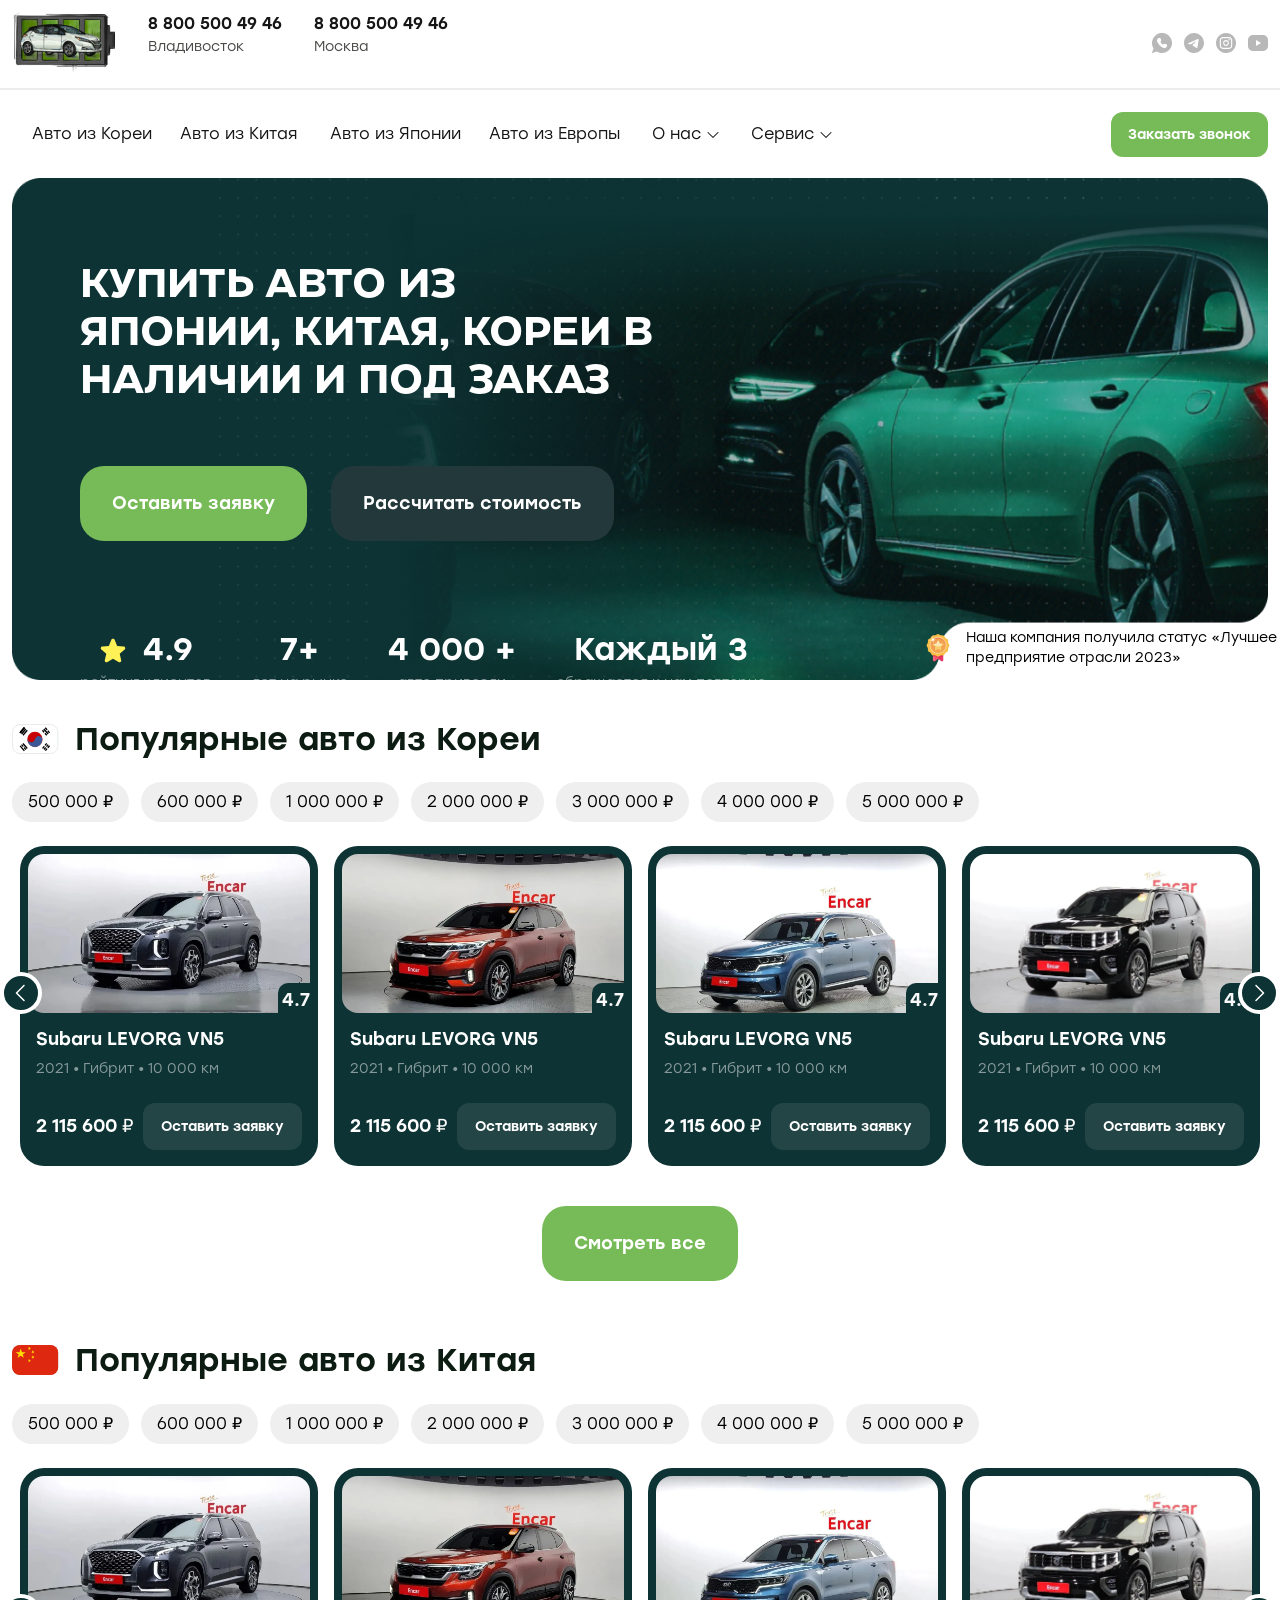
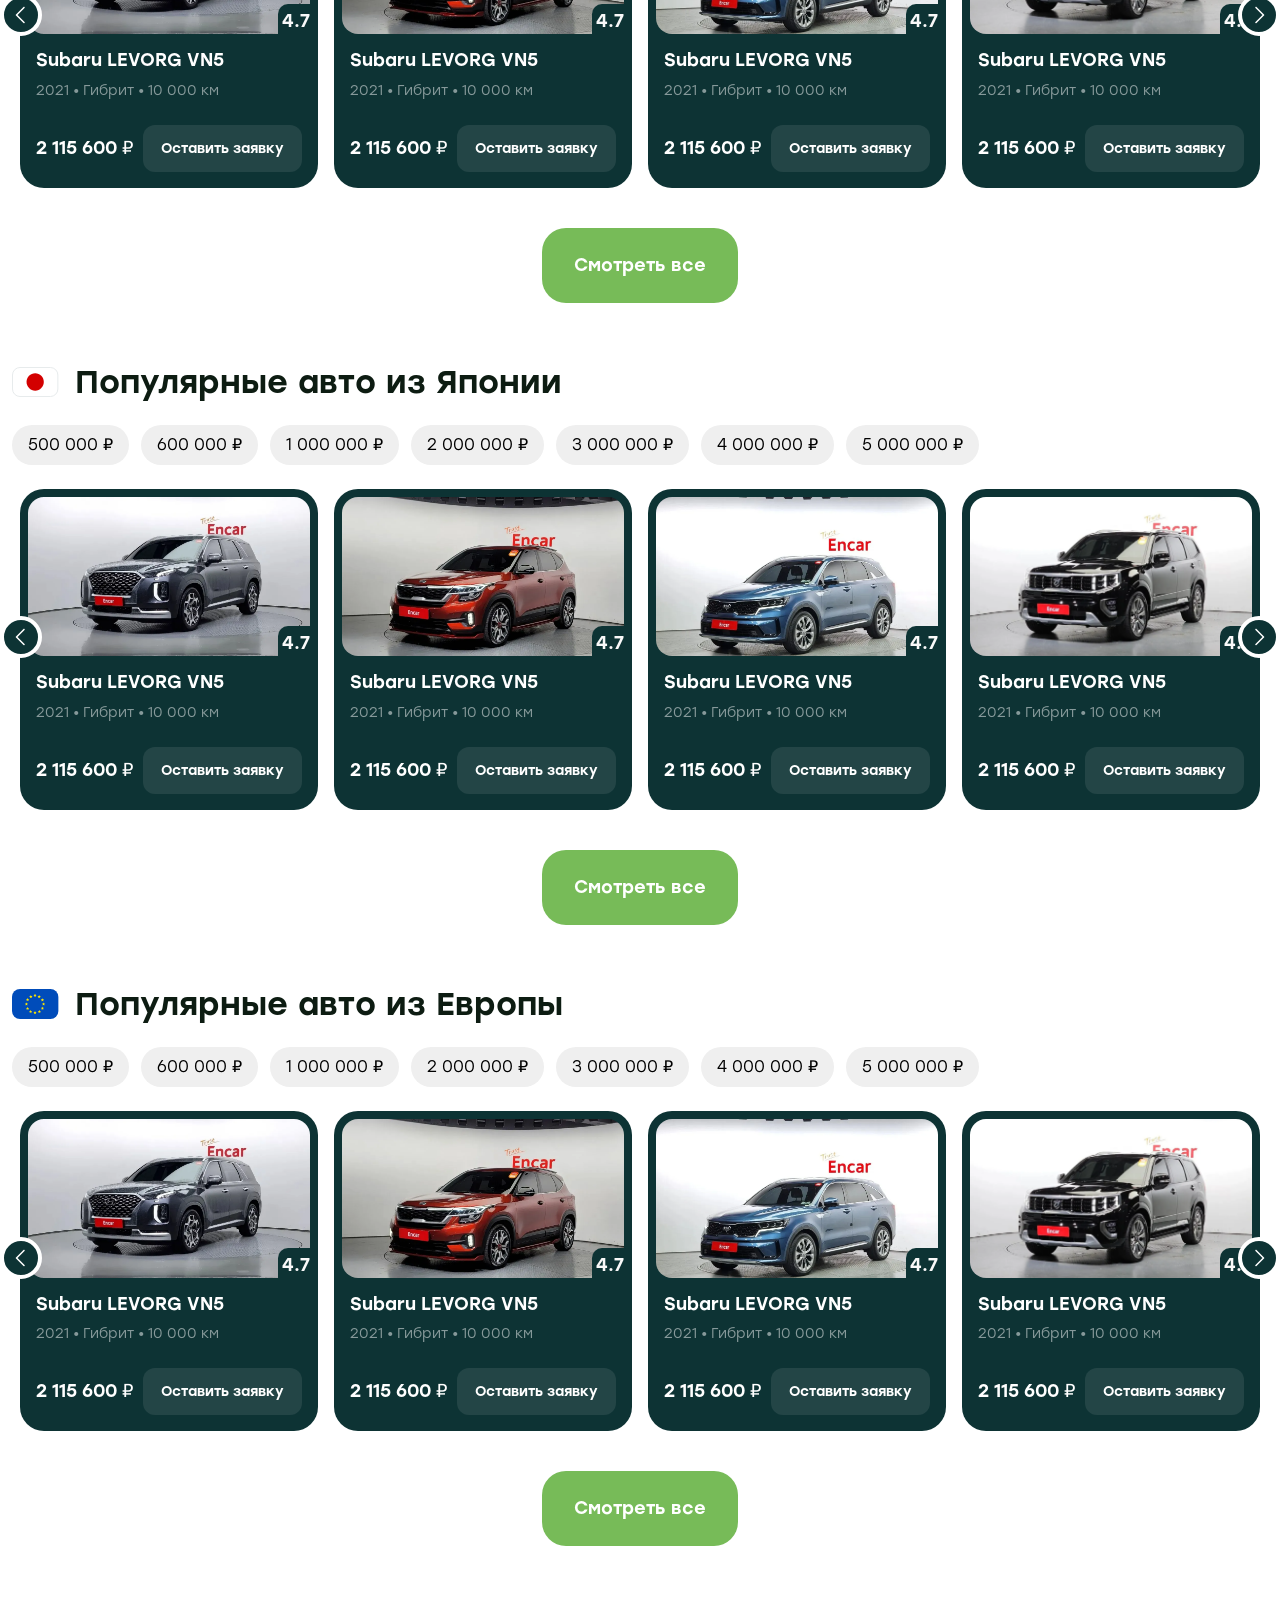
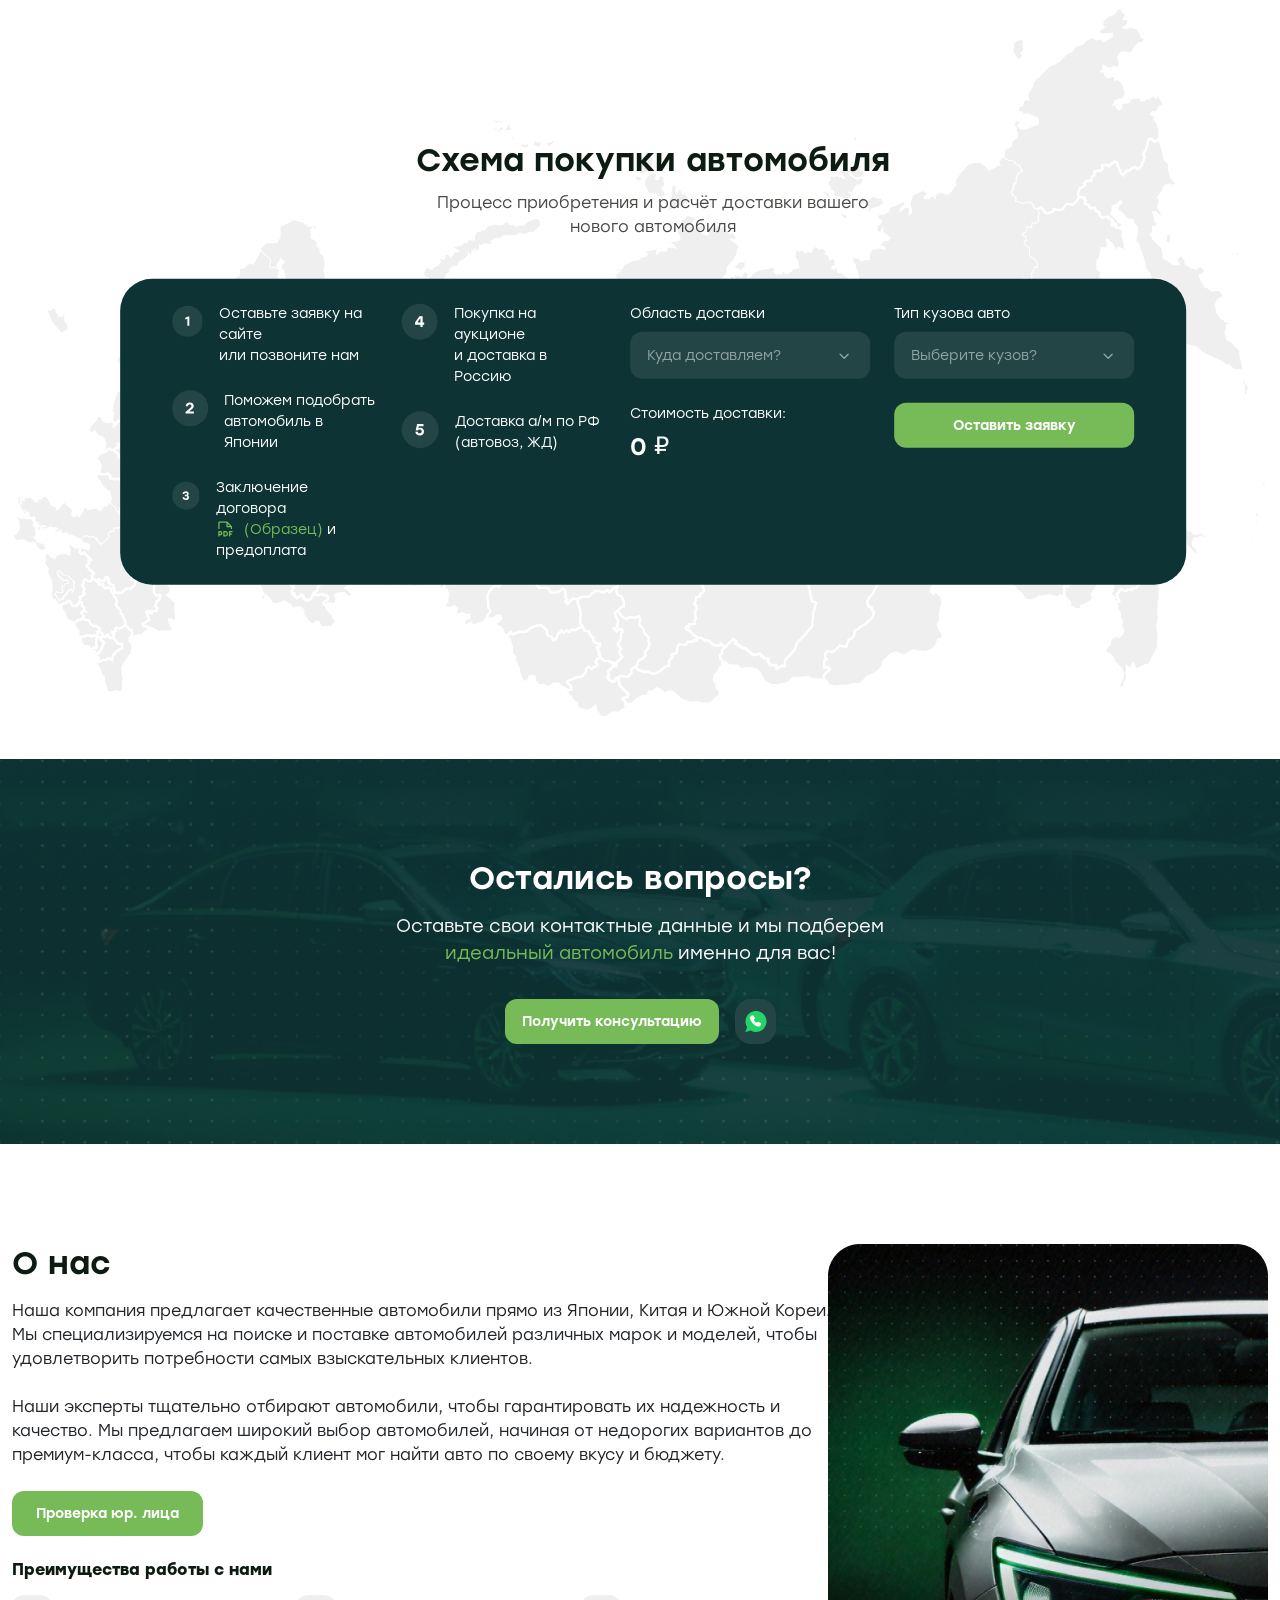
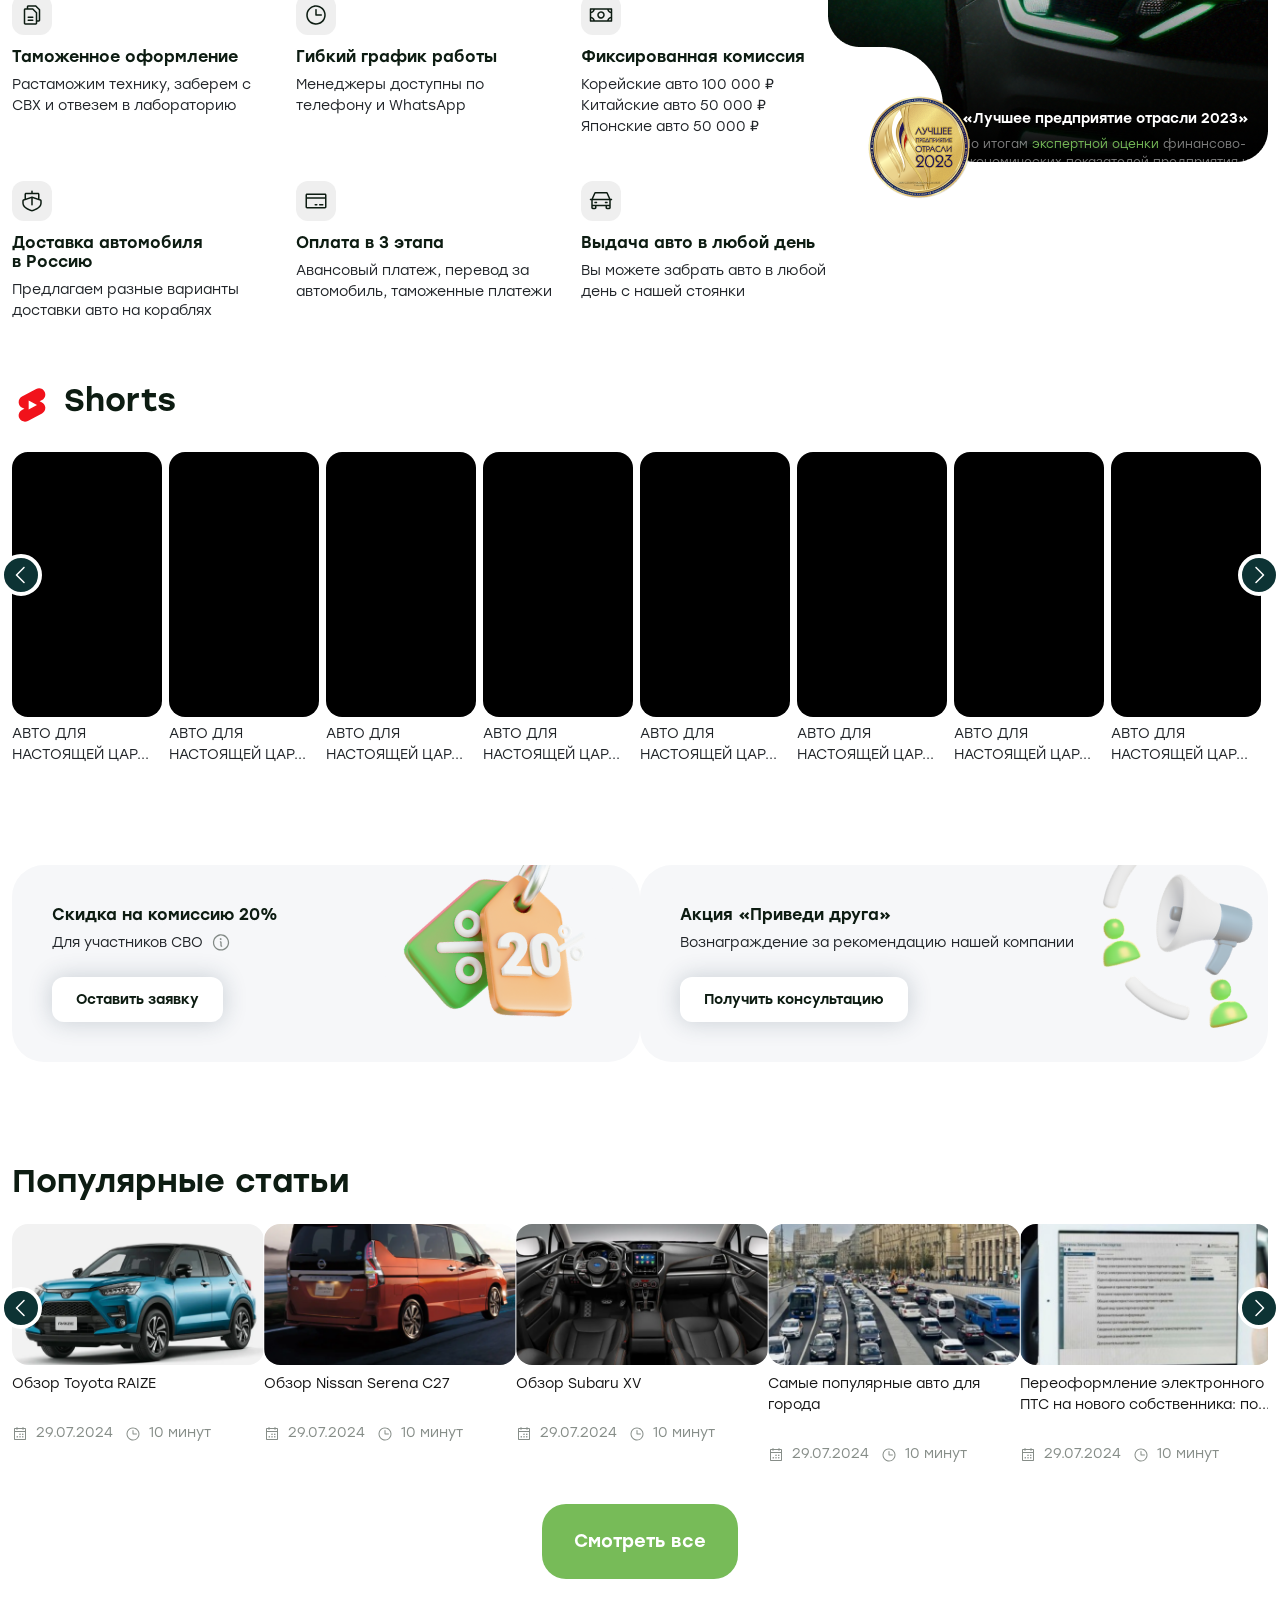
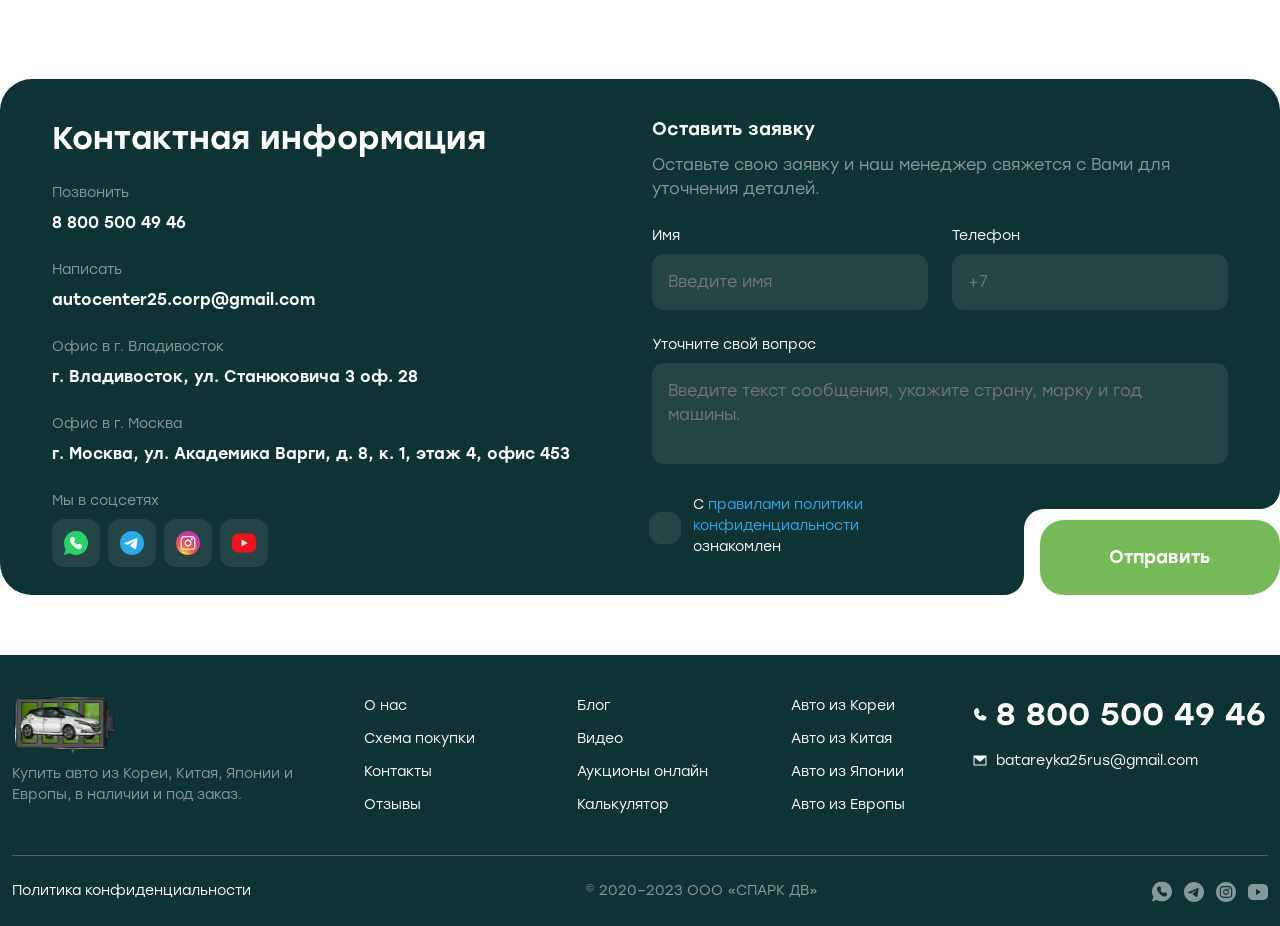
<file: index.html>
<!DOCTYPE html>
<html lang="en">
<head>
  <meta charset="UTF-8">
  <meta name="viewport" content="width=device-width, initial-scale=1.0">
  <link rel="stylesheet" href="./static/vendor/bootstrap.css">
  <link rel="stylesheet" href="./static/vendor/slick.css">
  <link rel="stylesheet" href="./static/vendor/splide.min.css">
  <link rel="stylesheet" href="./static/vendor/plyr.css">
  <link rel="stylesheet" href="./static/style/style.css">
  <link rel="stylesheet" href="./static/vendor/odometer.css" />

  <link type="image/x-icon" href="./static/img/favicon.ico" rel="icon" />

  <title>Battery25</title>
  <meta name="description" content="Главная страница"/>
</head>
<body>
  <header class="header">
    <div class="_container">

      <div class="row">

        <div class="col d-flex header-contact__info">
          <a class="header-logo" href="/">
            <img src="./static/img/logo-header.png" alt="logo">
          </a>

          <div class="header-contact">
            <a href="tel:88005004946">8 800 500 49 46</a>
            <p>Владивосток</p>
          </div>

          <div class="header-contact">
            <a href="tel:88005004946">8 800 500 49 46</a>
            <p>Москва</p>
          </div>
        </div>

        <div class="col d-flex justify-content-end align-items-center header-icons">
          <a target="_blank" href="#">
            <svg width="20" height="20" viewBox="0 0 20 20" fill="currentColor" xmlns="http://www.w3.org/2000/svg">
              <g clip-path="url(#clip0_126_1303)">
              <path fill-rule="evenodd" clip-rule="evenodd" d="M1.22119e-06 19.6151C0.00189866 19.7447 0.0861973 19.8863 0.198427 19.9486C0.249823 19.977 0.335864 20.0002 0.389629 20C0.443393 19.9998 1.43754 19.6594 2.59885 19.2436L4.71031 18.4876L4.90582 18.6034C5.70336 19.0757 6.98451 19.5842 7.83841 19.7674C11.2087 20.4905 14.6493 19.4914 17.0673 17.0875C18.6179 15.5459 19.6058 13.5467 19.9459 11.262C20.0258 10.7247 20.0151 9.18617 19.9275 8.62211C19.6759 7.00373 19.1526 5.6444 18.2938 4.37867C16.6729 1.98986 14.1853 0.459351 11.2598 0.0511006C10.7715 -0.0170335 9.24553 -0.0170335 8.75729 0.0511006C6.48549 0.368128 4.50516 1.34155 2.93312 2.91395C1.35944 4.48798 0.401288 6.44351 0.0692111 8.75899C-0.00785 9.29632 0.00570409 10.7991 0.0928451 11.3794C0.18261 11.9771 0.416249 12.9096 0.60239 13.4131C0.748551 13.8084 1.21725 14.7925 1.4524 15.1978L1.58023 15.4181L0.789421 17.4693C0.354479 18.5975 -0.000760027 19.5631 1.22119e-06 19.6151ZM13.3648 14.9061C13.754 14.7718 14.0447 14.5927 14.3286 14.312C14.6222 14.0218 14.8195 13.7029 14.9547 13.2998C15.0507 13.0138 15.0573 12.9516 15.0456 12.434C15.0345 11.9418 15.0239 11.8661 14.9548 11.7896C14.9118 11.7419 14.4543 11.4911 13.9382 11.2322C13.0583 10.7909 12.9827 10.7605 12.7261 10.7437C12.2853 10.7149 11.8144 10.9201 11.3414 11.3471L11.1173 11.5494L10.7876 11.3862C9.81377 10.9042 9.11009 10.209 8.63304 9.25761L8.44956 8.89169L8.7082 8.57126C8.85046 8.39502 9.02883 8.1188 9.10458 7.95743C9.22772 7.69511 9.24245 7.62881 9.24365 7.3316L9.24499 6.99916L8.76861 6.05522C8.46729 5.45815 8.25361 5.08089 8.18713 5.02858C8.09134 4.95322 8.03282 4.94588 7.52742 4.94588C7.13433 4.94588 6.91098 4.96406 6.76045 5.00832C5.93157 5.25198 5.2595 5.95561 5.04158 6.80789C4.84336 7.58307 5.00796 8.3609 5.62827 9.58042C6.42766 11.152 7.38784 12.3554 8.50313 13.1834C9.68338 14.0596 11.0628 14.7749 11.9636 14.9779C12.3501 15.065 13.0007 15.0316 13.3648 14.9061Z"/>
              </g>
              <defs>
              <clipPath id="clip0_126_1303">
              <rect width="20" height="20" fill="white"/>
              </clipPath>
              </defs>
            </svg>               
          </a>

          <a target="_blank" href="#">
            <svg width="20" height="20" viewBox="0 0 20 20" fill="currentColor" xmlns="http://www.w3.org/2000/svg">
              <g clip-path="url(#clip0_1_40)">
              <path fill-rule="evenodd" clip-rule="evenodd" d="M20.0059 10C20.0059 15.5228 15.5287 20 10.0059 20C4.48301 20 0.00585938 15.5228 0.00585938 10C0.00585938 4.47715 4.48301 0 10.0059 0C15.5287 0 20.0059 4.47715 20.0059 10ZM10.3642 7.38254C9.39157 7.7871 7.44764 8.62443 4.53244 9.89454C4.05905 10.0828 3.81107 10.267 3.7885 10.447C3.75035 10.7514 4.13145 10.8712 4.65042 11.0344C4.72101 11.0566 4.79416 11.0796 4.86914 11.1039C5.37972 11.2699 6.06655 11.4641 6.4236 11.4718C6.74748 11.4788 7.10897 11.3453 7.50806 11.0712C10.2318 9.23261 11.6378 8.30328 11.7261 8.28325C11.7884 8.26911 11.8747 8.25134 11.9332 8.30331C11.9916 8.35528 11.9859 8.4537 11.9797 8.48011C11.9419 8.64106 10.4459 10.0319 9.67178 10.7516C9.43044 10.976 9.25925 11.1351 9.22426 11.1715C9.14586 11.2529 9.06596 11.3299 8.98917 11.4039C8.51483 11.8612 8.15912 12.2041 9.00887 12.7641C9.41722 13.0332 9.74399 13.2557 10.07 13.4777C10.426 13.7202 10.7811 13.962 11.2405 14.2632C11.3576 14.3399 11.4694 14.4196 11.5783 14.4972C11.9926 14.7926 12.3648 15.058 12.8247 15.0156C13.0919 14.9911 13.3679 14.7398 13.5081 13.9904C13.8394 12.2194 14.4905 8.38215 14.641 6.80091C14.6542 6.66238 14.6376 6.48508 14.6243 6.40725C14.611 6.32942 14.5832 6.21853 14.482 6.13644C14.3622 6.03922 14.1772 6.01871 14.0945 6.02017C13.7184 6.0268 13.1413 6.22745 10.3642 7.38254Z"/>
              </g>
              <defs>
              <clipPath id="clip0_1_40">
              <rect width="20" height="20" fill="white" transform="translate(0.00585938)"/>
              </clipPath>
              </defs>
            </svg>
          </a>

          <a target="_blank" href="#">
            <svg width="20" height="20" viewBox="0 0 20 20" fill="currentColor" xmlns="http://www.w3.org/2000/svg">
              <g clip-path="url(#clip0_1_45)">
              <path fill-rule="evenodd" clip-rule="evenodd" d="M9.98161 0H10.0271C15.5358 0 20.0014 4.46696 20.0014 9.97723V10.0228C20.0014 15.533 15.5358 20 10.0271 20H9.98161C4.47297 20 0.00732422 15.533 0.00732422 10.0228V9.97723C0.00732422 4.46696 4.47297 0 9.98161 0ZM6.90908 4.06893H13.0958C14.805 4.06893 16.1955 5.45982 16.1955 7.16952V12.8312C16.1955 14.5409 14.805 15.9317 13.0958 15.9317H6.90908C5.19988 15.9317 3.80941 14.5409 3.80941 12.8312V7.16952C3.80941 5.45982 5.19988 4.06893 6.90908 4.06893ZM6.90908 5.16272C5.803 5.16272 4.90287 6.06312 4.90287 7.16952V12.8312C4.90287 13.9376 5.803 14.8379 6.90908 14.8379H13.0958C14.2019 14.8379 15.102 13.9376 15.102 12.8312V7.16952C15.102 6.06312 14.2019 5.16272 13.0958 5.16272H6.90908ZM12.8864 9.99962C12.8864 11.5902 11.5926 12.8837 10.0032 12.8837C8.41306 12.8837 7.11995 11.5902 7.11995 9.99962C7.11995 8.40904 8.41306 7.11555 10.0032 7.11555C11.5933 7.11555 12.8864 8.40904 12.8864 9.99962ZM11.7929 10.0003C11.7929 9.01304 10.9902 8.21004 10.0032 8.21004C9.01618 8.21004 8.21342 9.01304 8.21342 10.0003C8.21342 10.9876 9.01618 11.7906 10.0032 11.7906C10.9902 11.7906 11.7929 10.9876 11.7929 10.0003ZM13.154 7.58152C13.582 7.58152 13.9308 7.23328 13.9308 6.80445C13.9308 6.37562 13.5827 6.02737 13.154 6.02737C12.7253 6.02737 12.3771 6.37562 12.3771 6.80445C12.3771 7.23328 12.7253 7.58152 13.154 7.58152Z"/>
              </g>
              <defs>
              <clipPath id="clip0_1_45">
              <rect width="19.9941" height="20" fill="white" transform="translate(0.00585938)"/>
              </clipPath>
              </defs>
            </svg>
              
          </a>

          <a target="_blank" href="#">
            <svg width="20" height="16" viewBox="0 0 20 16" fill="currentColor" xmlns="http://www.w3.org/2000/svg">
              <path fill-rule="evenodd" clip-rule="evenodd" d="M5 0C2.23858 0 0 2.23858 0 5V11C0 13.7614 2.23858 16 5 16H15C17.7614 16 20 13.7614 20 11V5C20 2.23858 17.7614 0 15 0H5ZM13 8.00002L8 11V5L13 8.00002Z"/>
            </svg> 
          </a>
        </div>
      </div>
    </div>

    <hr class="mt-3 mb-3">

    <div id="fixed-navbar">
      <div class="_container">
        <div class="row">
  
          <div class="col-10">
            <nav class="navbar navbar-expand-lg">
              <div class="container-fluid">
                <button class="navbar-toggler" type="button" data-bs-toggle="collapse" data-bs-target="#navbarNavDropdown" aria-controls="navbarNavDropdown" aria-expanded="false" aria-label="Toggle navigation">
                  <span class="navbar-toggler-icon"></span>
                </button>
                <div class="collapse navbar-collapse" id="navbarNavDropdown">
                  <ul class="navbar-nav">
                    <li class="nav-item">
                      <a class="nav-link active" aria-current="page" href="#">Авто из Кореи</a>
                    </li>
                    <li class="nav-item">
                      <a class="nav-link" href="#">Авто из Китая </a>
                    </li>
                    <li class="nav-item">
                      <a class="nav-link" href="#">Авто из Японии</a>
                    </li>
                    <li class="nav-item">
                      <a class="nav-link" href="#">Авто из Европы</a>
                    </li>
                    <li class="nav-item">
                      <div class="dropdown">
                        <button class="btn btn-secondary dropdown-toggle" type="button" data-bs-toggle="dropdown" aria-expanded="false">
                          О нас
                          <svg class="ms-1" width="16" height="17" viewBox="0 0 16 17" fill="currentColor" xmlns="http://www.w3.org/2000/svg">
                            <path d="M13.3538 6.85378L8.35378 11.8538C8.30735 11.9003 8.2522 11.9372 8.1915 11.9623C8.13081 11.9875 8.06574 12.0004 8.00003 12.0004C7.93433 12.0004 7.86926 11.9875 7.80856 11.9623C7.74786 11.9372 7.69272 11.9003 7.64628 11.8538L2.64628 6.85378C2.55246 6.75996 2.49976 6.63272 2.49976 6.50003C2.49976 6.36735 2.55246 6.2401 2.64628 6.14628C2.7401 6.05246 2.86735 5.99976 3.00003 5.99976C3.13272 5.99976 3.25996 6.05246 3.35378 6.14628L8.00003 10.7932L12.6463 6.14628C12.6927 6.09983 12.7479 6.06298 12.8086 6.03784C12.8693 6.0127 12.9343 5.99976 13 5.99976C13.0657 5.99976 13.1308 6.0127 13.1915 6.03784C13.2522 6.06298 13.3073 6.09983 13.3538 6.14628C13.4002 6.19274 13.4371 6.24789 13.4622 6.30859C13.4874 6.36928 13.5003 6.43434 13.5003 6.50003C13.5003 6.56573 13.4874 6.63079 13.4622 6.69148C13.4371 6.75218 13.4002 6.80733 13.3538 6.85378Z"/>
                          </svg>
                        </button>
                        <ul class="dropdown-menu">
                          <li><a class="dropdown-item" href="#">Действие</a></li>
                          <li><a class="dropdown-item" href="#">Другое действие</a></li>
                          <li><a class="dropdown-item" href="#">Что-то еще здесь</a></li>
                        </ul>
                      </div>
                    </li>
                    <li class="nav-item">
                      <div class="dropdown">
                        <button class="dropdown-toggle" type="button" data-bs-toggle="dropdown" aria-expanded="false">
                          Сервис
                          <svg class="ms-1" width="16" height="17" viewBox="0 0 16 17" fill="currentColor" xmlns="http://www.w3.org/2000/svg">
                            <path d="M13.3538 6.85378L8.35378 11.8538C8.30735 11.9003 8.2522 11.9372 8.1915 11.9623C8.13081 11.9875 8.06574 12.0004 8.00003 12.0004C7.93433 12.0004 7.86926 11.9875 7.80856 11.9623C7.74786 11.9372 7.69272 11.9003 7.64628 11.8538L2.64628 6.85378C2.55246 6.75996 2.49976 6.63272 2.49976 6.50003C2.49976 6.36735 2.55246 6.2401 2.64628 6.14628C2.7401 6.05246 2.86735 5.99976 3.00003 5.99976C3.13272 5.99976 3.25996 6.05246 3.35378 6.14628L8.00003 10.7932L12.6463 6.14628C12.6927 6.09983 12.7479 6.06298 12.8086 6.03784C12.8693 6.0127 12.9343 5.99976 13 5.99976C13.0657 5.99976 13.1308 6.0127 13.1915 6.03784C13.2522 6.06298 13.3073 6.09983 13.3538 6.14628C13.4002 6.19274 13.4371 6.24789 13.4622 6.30859C13.4874 6.36928 13.5003 6.43434 13.5003 6.50003C13.5003 6.56573 13.4874 6.63079 13.4622 6.69148C13.4371 6.75218 13.4002 6.80733 13.3538 6.85378Z"/>
                          </svg>
                            
                        </button>
                        <ul class="dropdown-menu">
                          <li><a class="dropdown-item" href="#">Действие</a></li>
                          <li><a class="dropdown-item" href="#">Другое действие</a></li>
                          <li><a class="dropdown-item" href="#">Что-то еще здесь</a></li>
                        </ul>
                      </div>
                    </li>                  
                  </ul>
                </div>
              </div>
            </nav>
          </div>
  
          <div class="col-2 d-flex justify-content-end align-items-center">
            <button type="button" class="btn general-button" style="padding: 12px 17px; font-size: 14px !important; border-radius: 12px !important;" data-bs-toggle="modal" data-bs-target="#exampleModal">
              Заказать звонок
            </button>
          </div>
  
        </div>
      </div>
    </div>

  </header>

  <section class="cars-in-stock">
    <img src="./static/img/cars-in-stock/bg-car-section-1-full-design.png" alt="bg">

    <div class="overlay-img">

      <h1>КУПИТЬ АВТО ИЗ ЯПОНИИ,  КИТАЯ, КОРЕИ В НАЛИЧИИ И ПОД ЗАКАЗ</h1>

      <div class="d-flex align-items-center" style="margin-top: 60px; margin-bottom: 89px">

        <button type="button" class="btn general-button me-4" data-bs-toggle="modal" data-bs-target="#exampleModal">
          Оставить заявку
        </button>

        <button id="id_calculate_the_cost" class="general-button">Рассчитать стоимость</button>
      </div>

      <div class="d-flex company-advantages">

        <div class="text-center">
          <div class="d-flex justify-content-center align-items-center">
            <svg class="me-3" width="28" height="28" viewBox="0 0 28 28" fill="none" xmlns="http://www.w3.org/2000/svg">
              <path d="M25.6255 12.5617L20.7036 16.8087L22.2031 23.1601C22.2859 23.5049 22.2645 23.8665 22.1419 24.1992C22.0192 24.5319 21.8007 24.8207 21.514 25.0293C21.2272 25.2379 20.8851 25.3568 20.5308 25.371C20.1765 25.3852 19.826 25.2941 19.5234 25.1092L14 21.7098L8.47327 25.1092C8.17077 25.293 7.82064 25.3833 7.46696 25.3685C7.11328 25.3538 6.77186 25.2347 6.48571 25.0263C6.19956 24.818 5.98147 24.5296 5.85889 24.1975C5.73631 23.8654 5.71473 23.5045 5.79687 23.1601L7.30187 16.8087L2.37999 12.5617C2.11235 12.3304 1.91879 12.0253 1.82347 11.6847C1.72816 11.344 1.73533 10.9828 1.84407 10.6462C1.95282 10.3096 2.15833 10.0124 2.43493 9.79191C2.71154 9.57138 3.04698 9.43724 3.39937 9.40623L9.85249 8.8856L12.3419 2.86122C12.4766 2.5329 12.7059 2.25206 13.0007 2.05441C13.2955 1.85676 13.6424 1.75122 13.9973 1.75122C14.3522 1.75122 14.699 1.85676 14.9938 2.05441C15.2886 2.25206 15.5179 2.5329 15.6526 2.86122L18.1409 8.8856L24.5941 9.40623C24.9471 9.43609 25.2836 9.56948 25.5612 9.7897C25.8388 10.0099 26.0452 10.3072 26.1547 10.6442C26.2641 10.9812 26.2716 11.343 26.1763 11.6843C26.081 12.0256 25.8871 12.3312 25.6189 12.5628L25.6255 12.5617Z" fill="#FFF156"/>
            </svg>  
            <h2>4.9</h2>
          </div>
          <p>рейтинг клиентов</p>
        </div>

        <div class="text-center">
          <h2>7+</h2>
          <p>лет на рынке</p>
        </div>

        <div class="text-center">
          <h2>4 000 +</h2>
          <p>авто привезли</p>
        </div>

        <div class="text-center">
          <h2>Каждый 3</h2>
          <p>обращается к нам повторно</p> 
        </div>
      </div>
    </div>

    <div class="d-flex align-items-center award-company-status">
      <img class="me-3" style="width: 28px; height: 28px;" src="./static/img/cars-in-stock/medal-best-enterprise.png" alt="icon">
      <p>Наша компания получила статус «Лучшее предприятие отрасли 2023»</p>
    </div>
  </section>

  <!-- <section class="filter-catalog">

    <div class="d-flex fileter-catalog-country">

      <button class="filter-catalog-button">
        <img class="me-2" src="/static/img/every-catalog/filter-korea.png" alt="icon">
        Из Кореи
      </button>

      <button class="filter-catalog-button">
        <img class="me-2" src="/static/img/every-catalog/filter-china.png" alt="icon">
        из Китая
      </button>

      <button class="filter-catalog-button">
        <img class="me-2" src="/static/img/every-catalog/filter-japan.png" alt="icon">
        из Японии
      </button>
    </div>

    <div class="d-flex fileter-catalog-price">

      <button class="filter-catalog-button">
        500 000 ₽
      </button>

      <button class="filter-catalog-button">
        600 000 ₽
      </button>

      <button class="filter-catalog-button">
        1 000 000 ₽
      </button>

      <button class="filter-catalog-button">
        2 000 000 ₽
      </button>

      <button class="filter-catalog-button">
        3 000 000 ₽
      </button>

      <button class="filter-catalog-button">
        4 000 000 ₽
      </button>

      <button class="filter-catalog-button">
        5 000 000 ₽
      </button>
    </div>

    <button class="custom-prev-arrow">
      <svg width="24" height="24" viewBox="0 0 24 24" fill="none" xmlns="http://www.w3.org/2000/svg">
        <path d="M6.96945 12.5306L14.4694 20.0306C14.5391 20.1003 14.6219 20.1556 14.7129 20.1933C14.8039 20.231 14.9015 20.2504 15.0001 20.2504C15.0986 20.2504 15.1962 20.231 15.2872 20.1933C15.3783 20.1556 15.461 20.1003 15.5307 20.0306C15.6004 19.9609 15.6557 19.8782 15.6934 19.7872C15.7311 19.6961 15.7505 19.5986 15.7505 19.5C15.7505 19.4015 15.7311 19.3039 15.6934 19.2128C15.6557 19.1218 15.6004 19.0391 15.5307 18.9694L8.56038 12L15.5307 5.03063C15.6714 4.8899 15.7505 4.69903 15.7505 4.50001C15.7505 4.30098 15.6714 4.11011 15.5307 3.96938C15.39 3.82865 15.1991 3.74959 15.0001 3.74959C14.801 3.74959 14.6102 3.82865 14.4694 3.96938L6.96945 11.4694C6.89971 11.539 6.84439 11.6218 6.80665 11.7128C6.76891 11.8038 6.74948 11.9014 6.74948 12C6.74948 12.0986 6.76891 12.1962 6.80665 12.2872C6.84439 12.3783 6.89971 12.461 6.96945 12.5306Z" fill="white"/>
        </svg>
        
    </button>
    <button class="custom-next-arrow">
      <svg width="24" height="24" viewBox="0 0 24 24" fill="none" xmlns="http://www.w3.org/2000/svg">
        <path d="M17.0306 12.5306L9.53055 20.0306C9.46087 20.1003 9.37815 20.1556 9.2871 20.1933C9.19606 20.231 9.09847 20.2504 8.99993 20.2504C8.90138 20.2504 8.8038 20.231 8.71276 20.1933C8.62171 20.1556 8.53899 20.1003 8.4693 20.0306C8.39962 19.9609 8.34435 19.8782 8.30663 19.7872C8.26892 19.6961 8.24951 19.5986 8.24951 19.5C8.24951 19.4015 8.26892 19.3039 8.30663 19.2128C8.34435 19.1218 8.39962 19.0391 8.4693 18.9694L15.4396 12L8.4693 5.03063C8.32857 4.8899 8.24951 4.69903 8.24951 4.50001C8.24951 4.30098 8.32857 4.11011 8.4693 3.96938C8.61003 3.82865 8.80091 3.74959 8.99993 3.74959C9.19895 3.74959 9.38982 3.82865 9.53055 3.96938L17.0306 11.4694C17.1003 11.539 17.1556 11.6218 17.1933 11.7128C17.2311 11.8038 17.2505 11.9014 17.2505 12C17.2505 12.0986 17.2311 12.1962 17.1933 12.2872C17.1556 12.3783 17.1003 12.461 17.0306 12.5306Z" fill="white"/>
        </svg>
        
    </button>
    <div class="slider-products-1">

      <div class="product-card">
        
        <div class="product-card-car-rating">
          <img class="product-card-img" src="/static/img/every-catalog/4503665a-2798-11ef-a698-31ca6a59cdec.png" alt="car">
          <div class="rating-product">4.7</div>
        </div>

        <div class="product-card-info">
          <h2 class="product-card-title">Subaru LEVORG VN5</h2>
          <p class="m-0 product-card-subtitle">2021 • Гибрит • 10 000 км</p>
          
          <div class="d-flex align-items-center justify-content-between">
            <p class="m-0 product-card-price">2 115 600 ₽</p>
            <button type="button" class="btn product-card-button" style="padding: 12px 17px; font-size: 14px !important;" data-bs-toggle="modal" data-bs-target="#exampleModal">
              Оставить заявку
            </button>
          </div>
        </div>
      </div>

      <div class="product-card">
        <div class="product-card-car-rating">
          <img class="product-card-img" src="/static/img/every-catalog/5568fa76-279a-11ef-a698-31ca6a59cdec.png" alt="car">
          <div class="rating-product">4.7</div>
        </div>


        <div class="product-card-info">
          <h2 class="product-card-title">Subaru LEVORG VN5</h2>
          <p class="m-0 product-card-subtitle">2021 • Гибрит • 10 000 км</p>
          
          <div class="d-flex align-items-center justify-content-between">
            <p class="m-0 product-card-price">2 115 600 ₽</p>
            <button type="button" class="btn product-card-button" style="padding: 12px 17px; font-size: 14px !important;" data-bs-toggle="modal" data-bs-target="#exampleModal">
              Оставить заявку
            </button>
          </div>
        </div>
      </div>

      <div class="product-card">
        <div class="product-card-car-rating">
          <img class="product-card-img" src="/static/img/every-catalog/81df958c-279b-11ef-a698-31ca6a59cdec.png" alt="car">
          <div class="rating-product">4.7</div>
        </div>


        <div class="product-card-info">
          <h2 class="product-card-title">Subaru LEVORG VN5</h2>
          <p class="m-0 product-card-subtitle">2021 • Гибрит • 10 000 км</p>
          
          <div class="d-flex align-items-center justify-content-between">
            <p class="m-0 product-card-price">2 115 600 ₽</p>
            <button type="button" class="btn product-card-button" style="padding: 12px 17px; font-size: 14px !important;" data-bs-toggle="modal" data-bs-target="#exampleModal">
              Оставить заявку
            </button>
          </div>
        </div>
      </div>

      <div class="product-card">
        <div class="product-card-car-rating">
          <img class="product-card-img" src="/static/img/every-catalog/ec5f1384-279a-11ef-a698-31ca6a59cdec.png" alt="car">
          <div class="rating-product">4.7</div>
        </div>


        <div class="product-card-info">
          <h2 class="product-card-title">Subaru LEVORG VN5</h2>
          <p class="m-0 product-card-subtitle">2021 • Гибрит • 10 000 км</p>
          
          <div class="d-flex align-items-center justify-content-between">
            <p class="m-0 product-card-price">2 115 600 ₽</p>
            <button type="button" class="btn product-card-button" style="padding: 12px 17px; font-size: 14px !important;" data-bs-toggle="modal" data-bs-target="#exampleModal">
              Оставить заявку
            </button>
          </div>
        </div>
      </div>

      <div class="product-card">
        <div class="product-card-car-rating">
          <img class="product-card-img" src="/static/img/every-catalog/5568fa76-279a-11ef-a698-31ca6a59cdec.png" alt="car">
          <div class="rating-product">4.7</div>
        </div>

        <div class="product-card-info">
          <h2 class="product-card-title">Subaru LEVORG VN5</h2>
          <p class="m-0 product-card-subtitle">2021 • Гибрит • 10 000 км</p>
          
          <div class="d-flex align-items-center justify-content-between">
            <p class="m-0 product-card-price">2 115 600 ₽</p>
            <button type="button" class="btn product-card-button" style="padding: 12px 17px; font-size: 14px !important;" data-bs-toggle="modal" data-bs-target="#exampleModal">
              Оставить заявку
            </button>
          </div>
        </div>
      </div>

      <div class="product-card">
        <div class="product-card-car-rating">
          <img class="product-card-img" src="/static/img/every-catalog/ec5f1384-279a-11ef-a698-31ca6a59cdec.png" alt="car">
          <div class="rating-product">4.7</div>
        </div>

        <div class="product-card-info">
          <h2 class="product-card-title">Subaru LEVORG VN5</h2>
          <p class="m-0 product-card-subtitle">2021 • Гибрит • 10 000 км</p>
          
          <div class="d-flex align-items-center justify-content-between">
            <p class="m-0 product-card-price">2 115 600 ₽</p>
            <button type="button" class="btn product-card-button" style="padding: 12px 17px; font-size: 14px !important;" data-bs-toggle="modal" data-bs-target="#exampleModal">
              Оставить заявку
            </button>
          </div>
        </div>
      </div>

      <div class="product-card">
        <div class="product-card-car-rating">
          <img class="product-card-img" src="/static/img/every-catalog/4503665a-2798-11ef-a698-31ca6a59cdec.png" alt="car">
          <div class="rating-product">4.7</div>
        </div>

        <div class="product-card-info">
          <h2 class="product-card-title">Subaru LEVORG VN5</h2>
          <p class="m-0 product-card-subtitle">2021 • Гибрит • 10 000 км</p>
          
          <div class="d-flex align-items-center justify-content-between">
            <p class="m-0 product-card-price">2 115 600 ₽</p>
            <button type="button" class="btn product-card-button" style="padding: 12px 17px; font-size: 14px !important;" data-bs-toggle="modal" data-bs-target="#exampleModal">
              Оставить заявку
            </button>
          </div>
        </div>
      </div>

      <div class="product-card">
        <div class="product-card-car-rating">
          <img class="product-card-img" src="/static/img/every-catalog/5568fa76-279a-11ef-a698-31ca6a59cdec.png" alt="car">
          <div class="rating-product">4.7</div>
        </div>

        <div class="product-card-info">
          <h2 class="product-card-title">Subaru LEVORG VN5</h2>
          <p class="m-0 product-card-subtitle">2021 • Гибрит • 10 000 км</p>
          
          <div class="d-flex align-items-center justify-content-between">
            <p class="m-0 product-card-price">2 115 600 ₽</p>
            <button type="button" class="btn product-card-button" style="padding: 12px 17px; font-size: 14px !important;" data-bs-toggle="modal" data-bs-target="#exampleModal">
              Оставить заявку
            </button>
          </div>
        </div>
      </div>
    </div>

    <div class="d-flex justify-content-center">
      <a href="#" style="margin-top: 40px;" class="btn general-button">
        Смотреть все
      </a>
    </div>

  </section> -->

  <section class="country-catalog-korea">
    
    <div class="d-flex align-items-center">
      <svg class="me-3" width="47" height="30" viewBox="0 0 47 30" fill="none" xmlns="http://www.w3.org/2000/svg">
        <rect x="0.5" y="0.5" width="45.3636" height="29" rx="7.5" fill="white"/>
        <rect x="0.5" y="0.5" width="45.3636" height="29" rx="7.5" stroke="#E7EBEC"/>
        <mask id="mask0_126_1403" style="mask-type:luminance" maskUnits="userSpaceOnUse" x="5" y="1" width="36" height="28">
        <path d="M5.22656 1.81824H40.3798V28.1819H5.22656V1.81824Z" fill="white"/>
        </mask>
        <g mask="url(#mask0_126_1403)">
        <path fill-rule="evenodd" clip-rule="evenodd" d="M23.1302 15.0207C23.1302 16.557 22.5199 18.0305 21.4335 19.1168C20.3471 20.2032 18.8737 20.8135 17.3374 20.8135C15.801 20.8135 14.3276 20.2032 13.2413 19.1168C12.1549 18.0305 11.5446 16.557 11.5446 15.0207C11.5446 13.4844 12.1549 12.0109 13.2413 10.9246C14.3276 9.83822 15.801 9.22791 17.3374 9.22791C18.8737 9.22791 20.3471 9.83822 21.4335 10.9246C22.5199 12.0109 23.1302 13.4844 23.1302 15.0207Z" fill="white"/>
        <path fill-rule="evenodd" clip-rule="evenodd" d="M30.3956 15.3605C30.3956 19.5313 27.0487 22.9194 22.9139 22.9194C18.7791 22.9194 15.4373 19.5313 15.4373 15.3605C15.4373 11.1897 18.7843 7.79639 22.9191 7.79639C27.0538 7.79639 30.3956 11.1897 30.3956 15.3605Z" fill="#C70000"/>
        <path fill-rule="evenodd" clip-rule="evenodd" d="M7.61578 8.34739L11.9205 3.36816L12.9452 4.24867L8.63531 9.23304L7.61578 8.34739ZM9.02665 9.56774L13.3313 4.58851L14.356 5.46387L10.0462 10.4534L9.02665 9.56774Z" fill="black"/>
        <path fill-rule="evenodd" clip-rule="evenodd" d="M7.61578 8.34739L11.9205 3.36816L12.9452 4.24867L8.63532 9.23304L7.61578 8.34739Z" fill="black"/>
        <path fill-rule="evenodd" clip-rule="evenodd" d="M7.61578 8.34739L11.9205 3.36816L12.9452 4.24867L8.63531 9.23304L7.61578 8.34739ZM10.4684 10.819L14.7731 5.82946L15.7978 6.71511L11.4879 11.6995L10.4684 10.819Z" fill="black"/>
        <path fill-rule="evenodd" clip-rule="evenodd" d="M7.61578 8.34739L11.9205 3.36816L12.9452 4.24867L8.63532 9.23304L7.61578 8.34739Z" fill="black"/>
        <path fill-rule="evenodd" clip-rule="evenodd" d="M7.61578 8.34741L11.9205 3.36819L12.9452 4.24869L8.63532 9.23307L7.61578 8.34741ZM33.8146 3.36304L38.0884 8.37831L37.0586 9.25366L32.7848 4.23839L33.8146 3.36304ZM30.9466 5.80888L35.2204 10.8242L34.1905 11.6995L29.9167 6.68424L30.9466 5.80888Z" fill="black"/>
        <path fill-rule="evenodd" clip-rule="evenodd" d="M31.6623 8.69754L35.6992 5.20642L36.4562 6.08178L32.1309 9.96423L31.652 8.69754H31.6623Z" fill="white"/>
        <path fill-rule="evenodd" clip-rule="evenodd" d="M36.6364 20.9938L32.4965 25.9266L31.4821 25.0822L35.622 20.1493L36.6364 20.9938ZM32.3935 4.57312L36.6673 9.58839L35.6426 10.4637L31.374 5.44333L32.3935 4.57312ZM38.0421 22.1626L33.897 27.0955L32.8775 26.251L37.0226 21.3181L38.0421 22.1626ZM35.2049 19.8043L31.065 24.7372L30.0506 23.8927L34.1905 18.9598L35.2049 19.8043Z" fill="black"/>
        <path fill-rule="evenodd" clip-rule="evenodd" d="M15.5455 14.0269C15.7823 15.9321 16.1273 18.0536 19.0572 18.2698C20.154 18.3368 22.2909 18.0124 23.022 15.0156C23.9901 12.1424 26.8839 11.3185 28.856 12.8735C29.9837 13.6047 30.2926 14.7633 30.3647 15.6386C30.2772 18.4192 28.6707 20.8393 26.6161 21.9206C24.2475 23.3263 20.9727 23.3572 18.1046 21.2254C16.8122 20.0154 15.0048 17.7755 15.5455 14.0269Z" fill="#3D5897"/>
        <path fill-rule="evenodd" clip-rule="evenodd" d="M32.6097 20.9216L36.657 24.4025L35.9052 25.2778L31.4203 21.5807L32.6046 20.9216H32.6097Z" fill="white"/>
        <path fill-rule="evenodd" clip-rule="evenodd" d="M10.0616 20.2317L14.3354 25.2418L13.3056 26.1172L9.0318 21.107L10.0616 20.2317Z" fill="black"/>
        <path fill-rule="evenodd" clip-rule="evenodd" d="M9.32532 24.3561L13.3725 20.8599L14.1295 21.7352L9.80419 25.6228L9.32532 24.351V24.3561Z" fill="white"/>
        <path fill-rule="evenodd" clip-rule="evenodd" d="M11.4828 19.0216L15.7566 24.0317L14.7268 24.9071L10.453 19.897L11.4828 19.0216ZM8.61473 21.4675L12.8885 26.4776L11.8587 27.3529L7.5849 22.3428L8.61473 21.4675Z" fill="black"/>
        </g>
      </svg>
        
      <h2 class="country-title">Популярные авто из Кореи</h2>
    </div>

    <div class="d-flex fileter-catalog-price">

      <button class="filter-catalog-button">
        500 000 ₽
      </button>

      <button class="filter-catalog-button">
        600 000 ₽
      </button>

      <button class="filter-catalog-button">
        1 000 000 ₽
      </button>

      <button class="filter-catalog-button">
        2 000 000 ₽
      </button>

      <button class="filter-catalog-button">
        3 000 000 ₽
      </button>

      <button class="filter-catalog-button">
        4 000 000 ₽
      </button>

      <button class="filter-catalog-button">
        5 000 000 ₽
      </button>
    </div>

    <button class="custom-prev-arrow">
      <svg width="24" height="24" viewBox="0 0 24 24" fill="none" xmlns="http://www.w3.org/2000/svg">
        <path d="M6.96945 12.5306L14.4694 20.0306C14.5391 20.1003 14.6219 20.1556 14.7129 20.1933C14.8039 20.231 14.9015 20.2504 15.0001 20.2504C15.0986 20.2504 15.1962 20.231 15.2872 20.1933C15.3783 20.1556 15.461 20.1003 15.5307 20.0306C15.6004 19.9609 15.6557 19.8782 15.6934 19.7872C15.7311 19.6961 15.7505 19.5986 15.7505 19.5C15.7505 19.4015 15.7311 19.3039 15.6934 19.2128C15.6557 19.1218 15.6004 19.0391 15.5307 18.9694L8.56038 12L15.5307 5.03063C15.6714 4.8899 15.7505 4.69903 15.7505 4.50001C15.7505 4.30098 15.6714 4.11011 15.5307 3.96938C15.39 3.82865 15.1991 3.74959 15.0001 3.74959C14.801 3.74959 14.6102 3.82865 14.4694 3.96938L6.96945 11.4694C6.89971 11.539 6.84439 11.6218 6.80665 11.7128C6.76891 11.8038 6.74948 11.9014 6.74948 12C6.74948 12.0986 6.76891 12.1962 6.80665 12.2872C6.84439 12.3783 6.89971 12.461 6.96945 12.5306Z" fill="white"/>
        </svg>
        
    </button>
    <button class="custom-next-arrow">
      <svg width="24" height="24" viewBox="0 0 24 24" fill="none" xmlns="http://www.w3.org/2000/svg">
        <path d="M17.0306 12.5306L9.53055 20.0306C9.46087 20.1003 9.37815 20.1556 9.2871 20.1933C9.19606 20.231 9.09847 20.2504 8.99993 20.2504C8.90138 20.2504 8.8038 20.231 8.71276 20.1933C8.62171 20.1556 8.53899 20.1003 8.4693 20.0306C8.39962 19.9609 8.34435 19.8782 8.30663 19.7872C8.26892 19.6961 8.24951 19.5986 8.24951 19.5C8.24951 19.4015 8.26892 19.3039 8.30663 19.2128C8.34435 19.1218 8.39962 19.0391 8.4693 18.9694L15.4396 12L8.4693 5.03063C8.32857 4.8899 8.24951 4.69903 8.24951 4.50001C8.24951 4.30098 8.32857 4.11011 8.4693 3.96938C8.61003 3.82865 8.80091 3.74959 8.99993 3.74959C9.19895 3.74959 9.38982 3.82865 9.53055 3.96938L17.0306 11.4694C17.1003 11.539 17.1556 11.6218 17.1933 11.7128C17.2311 11.8038 17.2505 11.9014 17.2505 12C17.2505 12.0986 17.2311 12.1962 17.1933 12.2872C17.1556 12.3783 17.1003 12.461 17.0306 12.5306Z" fill="white"/>
        </svg>
        
    </button>
    <div class="slider-products-korea">

      <div class="product-card">
        <div class="product-card-car-rating">
          <img class="product-card-img" src="./static/img/every-catalog/Cars-Korea/4503665a-2798-11ef-a698-31ca6a59cdec.png" alt="car">
          <div class="rating-product">4.7</div>
        </div>

        <div class="product-card-info">
          <h2 class="product-card-title">Subaru LEVORG VN5</h2>
          <p class="m-0 product-card-subtitle">2021 • Гибрит • 10 000 км</p>
          
          <div class="d-flex align-items-center justify-content-between">
            <p class="m-0 product-card-price">2 115 600 ₽</p>
            <button type="button" class="btn product-card-button" style="padding: 12px 17px; font-size: 14px !important;" data-bs-toggle="modal" data-bs-target="#exampleModal">
              Оставить заявку
            </button>
          </div>
        </div>
      </div>

      <div class="product-card">
        <div class="product-card-car-rating">
          <img class="product-card-img" src="./static/img/every-catalog/Cars-Korea/5568fa76-279a-11ef-a698-31ca6a59cdec.png" alt="car">
          <div class="rating-product">4.7</div>
        </div>

        <div class="product-card-info">
          <h2 class="product-card-title">Subaru LEVORG VN5</h2>
          <p class="m-0 product-card-subtitle">2021 • Гибрит • 10 000 км</p>
          
          <div class="d-flex align-items-center justify-content-between">
            <p class="m-0 product-card-price">2 115 600 ₽</p>
            <button type="button" class="btn product-card-button" style="padding: 12px 17px; font-size: 14px !important;" data-bs-toggle="modal" data-bs-target="#exampleModal">
              Оставить заявку
            </button>
          </div>
        </div>
      </div>

      <div class="product-card">
        <div class="product-card-car-rating">
          <img class="product-card-img" src="./static/img/every-catalog/Cars-Korea/81df958c-279b-11ef-a698-31ca6a59cdec.png" alt="car">
          <div class="rating-product">4.7</div>
        </div>

        <div class="product-card-info">
          <h2 class="product-card-title">Subaru LEVORG VN5</h2>
          <p class="m-0 product-card-subtitle">2021 • Гибрит • 10 000 км</p>
          
          <div class="d-flex align-items-center justify-content-between">
            <p class="m-0 product-card-price">2 115 600 ₽</p>
            <button type="button" class="btn product-card-button" style="padding: 12px 17px; font-size: 14px !important;" data-bs-toggle="modal" data-bs-target="#exampleModal">
              Оставить заявку
            </button>
          </div>
        </div>
      </div>

      <div class="product-card">
        <div class="product-card-car-rating">
          <img class="product-card-img" src="./static/img/every-catalog/Cars-Korea/ec5f1384-279a-11ef-a698-31ca6a59cdec.png" alt="car">
          <div class="rating-product">4.7</div>
        </div>

        <div class="product-card-info">
          <h2 class="product-card-title">Subaru LEVORG VN5</h2>
          <p class="m-0 product-card-subtitle">2021 • Гибрит • 10 000 км</p>
          
          <div class="d-flex align-items-center justify-content-between">
            <p class="m-0 product-card-price">2 115 600 ₽</p>
            <button type="button" class="btn product-card-button" style="padding: 12px 17px; font-size: 14px !important;" data-bs-toggle="modal" data-bs-target="#exampleModal">
              Оставить заявку
            </button>
          </div>
        </div>
      </div>

      <div class="product-card">
        <div class="product-card-car-rating">
          <img class="product-card-img" src="./static/img/every-catalog/Cars-Korea/5568fa76-279a-11ef-a698-31ca6a59cdec.png" alt="car">
          <div class="rating-product">4.7</div>
        </div>

        <div class="product-card-info">
          <h2 class="product-card-title">Subaru LEVORG VN5</h2>
          <p class="m-0 product-card-subtitle">2021 • Гибрит • 10 000 км</p>
          
          <div class="d-flex align-items-center justify-content-between">
            <p class="m-0 product-card-price">2 115 600 ₽</p>
            <button type="button" class="btn product-card-button" style="padding: 12px 17px; font-size: 14px !important;" data-bs-toggle="modal" data-bs-target="#exampleModal">
              Оставить заявку
            </button>
          </div>
        </div>
      </div>

      <div class="product-card">
        <div class="product-card-car-rating">
          <img class="product-card-img" src="./static/img/every-catalog/Cars-Korea/ec5f1384-279a-11ef-a698-31ca6a59cdec.png" alt="car">
          <div class="rating-product">4.7</div>
        </div>

        <div class="product-card-info">
          <h2 class="product-card-title">Subaru LEVORG VN5</h2>
          <p class="m-0 product-card-subtitle">2021 • Гибрит • 10 000 км</p>
          
          <div class="d-flex align-items-center justify-content-between">
            <p class="m-0 product-card-price">2 115 600 ₽</p>
            <button type="button" class="btn product-card-button" style="padding: 12px 17px; font-size: 14px !important;" data-bs-toggle="modal" data-bs-target="#exampleModal">
              Оставить заявку
            </button>
          </div>
        </div>
      </div>

      <div class="product-card">
        <div class="product-card-car-rating">
          <img class="product-card-img" src="./static/img/every-catalog/Cars-Korea/4503665a-2798-11ef-a698-31ca6a59cdec.png" alt="car">
          <div class="rating-product">4.7</div>
        </div>

        <div class="product-card-info">
          <h2 class="product-card-title">Subaru LEVORG VN5</h2>
          <p class="m-0 product-card-subtitle">2021 • Гибрит • 10 000 км</p>
          
          <div class="d-flex align-items-center justify-content-between">
            <p class="m-0 product-card-price">2 115 600 ₽</p>
            <button type="button" class="btn product-card-button" style="padding: 12px 17px; font-size: 14px !important;" data-bs-toggle="modal" data-bs-target="#exampleModal">
              Оставить заявку
            </button>
          </div>
        </div>
      </div>

      <div class="product-card">
        <div class="product-card-car-rating">

          <img class="product-card-img" src="./static/img/every-catalog/Cars-Korea/5568fa76-279a-11ef-a698-31ca6a59cdec.png" alt="car">
          <div class="rating-product">4.7</div>
        </div>

        <div class="product-card-info">
          <h2 class="product-card-title">Subaru LEVORG VN5</h2>
          <p class="m-0 product-card-subtitle">2021 • Гибрит • 10 000 км</p>
          
          <div class="d-flex align-items-center justify-content-between">
            <p class="m-0 product-card-price">2 115 600 ₽</p>
            <button type="button" class="btn product-card-button" style="padding: 12px 17px; font-size: 14px !important;" data-bs-toggle="modal" data-bs-target="#exampleModal">
              Оставить заявку
            </button>
          </div>
        </div>
      </div>

      <div class="product-card">
        <div class="product-card-car-rating">

          <img class="product-card-img" src="./static/img/every-catalog/Cars-Korea/5568fa76-279a-11ef-a698-31ca6a59cdec.png" alt="car">
          <div class="rating-product">4.7</div>
        </div>

        <div class="product-card-info">
          <h2 class="product-card-title">Subaru LEVORG VN5</h2>
          <p class="m-0 product-card-subtitle">2021 • Гибрит • 10 000 км</p>
          
          <div class="d-flex align-items-center justify-content-between">
            <p class="m-0 product-card-price">2 115 600 ₽</p>
            <button type="button" class="btn product-card-button" style="padding: 12px 17px; font-size: 14px !important;" data-bs-toggle="modal" data-bs-target="#exampleModal">
              Оставить заявку
            </button>
          </div>
        </div>
      </div>

      <div class="product-card">
        <div class="product-card-car-rating">

          <img class="product-card-img" src="./static/img/every-catalog/Cars-Korea/5568fa76-279a-11ef-a698-31ca6a59cdec.png" alt="car">
          <div class="rating-product">4.7</div>
        </div>

        <div class="product-card-info">
          <h2 class="product-card-title">Subaru LEVORG VN5</h2>
          <p class="m-0 product-card-subtitle">2021 • Гибрит • 10 000 км</p>
          
          <div class="d-flex align-items-center justify-content-between">
            <p class="m-0 product-card-price">2 115 600 ₽</p>
            <button type="button" class="btn product-card-button" style="padding: 12px 17px; font-size: 14px !important;" data-bs-toggle="modal" data-bs-target="#exampleModal">
              Оставить заявку
            </button>
          </div>
        </div>
      </div>

      <div class="product-card">
        <div class="product-card-car-rating">

          <img class="product-card-img" src="./static/img/every-catalog/Cars-Korea/5568fa76-279a-11ef-a698-31ca6a59cdec.png" alt="car">
          <div class="rating-product">4.7</div>
        </div>

        <div class="product-card-info">
          <h2 class="product-card-title">Subaru LEVORG VN5</h2>
          <p class="m-0 product-card-subtitle">2021 • Гибрит • 10 000 км</p>
          
          <div class="d-flex align-items-center justify-content-between">
            <p class="m-0 product-card-price">2 115 600 ₽</p>
            <button type="button" class="btn product-card-button" style="padding: 12px 17px; font-size: 14px !important;" data-bs-toggle="modal" data-bs-target="#exampleModal">
              Оставить заявку
            </button>
          </div>
        </div>
      </div>

      <div class="product-card">
        <div class="product-card-car-rating">

          <img class="product-card-img" src="./static/img/every-catalog/Cars-Korea/5568fa76-279a-11ef-a698-31ca6a59cdec.png" alt="car">
          <div class="rating-product">4.7</div>
        </div>

        <div class="product-card-info">
          <h2 class="product-card-title">Subaru LEVORG VN5</h2>
          <p class="m-0 product-card-subtitle">2021 • Гибрит • 10 000 км</p>
          
          <div class="d-flex align-items-center justify-content-between">
            <p class="m-0 product-card-price">2 115 600 ₽</p>
            <button type="button" class="btn product-card-button" style="padding: 12px 17px; font-size: 14px !important;" data-bs-toggle="modal" data-bs-target="#exampleModal">
              Оставить заявку
            </button>
          </div>
        </div>
      </div>
    </div>

    <div class="d-flex justify-content-center">
      <a href="#" style="margin-top: 40px;" class="btn general-button">
        Смотреть все
      </a>
    </div>
  </section>

  <section class="country-catalog-china">
    
    <div class="d-flex align-items-center">
      <svg class="me-3" width="47" height="30" viewBox="0 0 47 30" fill="none" xmlns="http://www.w3.org/2000/svg">
        <g clip-path="url(#clip0_126_1455)">
        <rect width="46.3636" height="30" rx="8" fill="#9F9F9F"/>
        <path d="M0 0H46.3636V30H0V0Z" fill="#DE2910"/>
        <path d="M5.56366 12.8659L8.69317 3.47729L11.8227 12.8659L3.47733 7.12843H13.909L5.56366 12.8659Z" fill="#FFDE00"/>
        <path d="M19.1374 3.65719L15.9167 4.37091L18.065 1.86752L17.8543 5.23676L16.0671 2.25396L19.1374 3.65719Z" fill="#FFDE00"/>
        <path d="M22.3878 7.77656L19.1424 7.18531L22.0935 5.71106L20.5926 8.73486L20.102 5.29236L22.3878 7.77656Z" fill="#FFDE00"/>
        <path d="M21.9141 13.5559L19.192 11.6924L22.4878 11.5499L19.8841 13.6987L20.8402 10.3554L21.9141 13.5559Z" fill="#FFDE00"/>
        <path d="M17.8202 17.3314L16.0291 14.5611L19.1241 15.7026L15.8926 16.679L18.0658 13.9645L17.8202 17.3314Z" fill="#FFDE00"/>
        </g>
        <defs>
        <clipPath id="clip0_126_1455">
        <rect width="46.3636" height="30" rx="8" fill="white"/>
        </clipPath>
        </defs>
      </svg>
        
      <h2 class="country-title">Популярные авто из Китая</h2>
    </div>

    <div class="d-flex fileter-catalog-price">

      <button class="filter-catalog-button">
        500 000 ₽
      </button>

      <button class="filter-catalog-button">
        600 000 ₽
      </button>

      <button class="filter-catalog-button">
        1 000 000 ₽
      </button>

      <button class="filter-catalog-button">
        2 000 000 ₽
      </button>

      <button class="filter-catalog-button">
        3 000 000 ₽
      </button>

      <button class="filter-catalog-button">
        4 000 000 ₽
      </button>

      <button class="filter-catalog-button">
        5 000 000 ₽
      </button>
    </div>

    <button class="custom-prev-arrow">
      <svg width="24" height="24" viewBox="0 0 24 24" fill="none" xmlns="http://www.w3.org/2000/svg">
        <path d="M6.96945 12.5306L14.4694 20.0306C14.5391 20.1003 14.6219 20.1556 14.7129 20.1933C14.8039 20.231 14.9015 20.2504 15.0001 20.2504C15.0986 20.2504 15.1962 20.231 15.2872 20.1933C15.3783 20.1556 15.461 20.1003 15.5307 20.0306C15.6004 19.9609 15.6557 19.8782 15.6934 19.7872C15.7311 19.6961 15.7505 19.5986 15.7505 19.5C15.7505 19.4015 15.7311 19.3039 15.6934 19.2128C15.6557 19.1218 15.6004 19.0391 15.5307 18.9694L8.56038 12L15.5307 5.03063C15.6714 4.8899 15.7505 4.69903 15.7505 4.50001C15.7505 4.30098 15.6714 4.11011 15.5307 3.96938C15.39 3.82865 15.1991 3.74959 15.0001 3.74959C14.801 3.74959 14.6102 3.82865 14.4694 3.96938L6.96945 11.4694C6.89971 11.539 6.84439 11.6218 6.80665 11.7128C6.76891 11.8038 6.74948 11.9014 6.74948 12C6.74948 12.0986 6.76891 12.1962 6.80665 12.2872C6.84439 12.3783 6.89971 12.461 6.96945 12.5306Z" fill="white"/>
        </svg>
        
    </button>
    <button class="custom-next-arrow">
      <svg width="24" height="24" viewBox="0 0 24 24" fill="none" xmlns="http://www.w3.org/2000/svg">
        <path d="M17.0306 12.5306L9.53055 20.0306C9.46087 20.1003 9.37815 20.1556 9.2871 20.1933C9.19606 20.231 9.09847 20.2504 8.99993 20.2504C8.90138 20.2504 8.8038 20.231 8.71276 20.1933C8.62171 20.1556 8.53899 20.1003 8.4693 20.0306C8.39962 19.9609 8.34435 19.8782 8.30663 19.7872C8.26892 19.6961 8.24951 19.5986 8.24951 19.5C8.24951 19.4015 8.26892 19.3039 8.30663 19.2128C8.34435 19.1218 8.39962 19.0391 8.4693 18.9694L15.4396 12L8.4693 5.03063C8.32857 4.8899 8.24951 4.69903 8.24951 4.50001C8.24951 4.30098 8.32857 4.11011 8.4693 3.96938C8.61003 3.82865 8.80091 3.74959 8.99993 3.74959C9.19895 3.74959 9.38982 3.82865 9.53055 3.96938L17.0306 11.4694C17.1003 11.539 17.1556 11.6218 17.1933 11.7128C17.2311 11.8038 17.2505 11.9014 17.2505 12C17.2505 12.0986 17.2311 12.1962 17.1933 12.2872C17.1556 12.3783 17.1003 12.461 17.0306 12.5306Z" fill="white"/>
        </svg>
        
    </button>
    <div class="slider-products-china">

      <div class="product-card">
        <div class="product-card-car-rating">
          <img class="product-card-img" src="./static/img/every-catalog/Cars-Korea/4503665a-2798-11ef-a698-31ca6a59cdec.png" alt="car">
          <div class="rating-product">4.7</div>
        </div>

        <div class="product-card-info">
          <h2 class="product-card-title">Subaru LEVORG VN5</h2>
          <p class="m-0 product-card-subtitle">2021 • Гибрит • 10 000 км</p>
          
          <div class="d-flex align-items-center justify-content-between">
            <p class="m-0 product-card-price">2 115 600 ₽</p>
            <button type="button" class="btn product-card-button" style="padding: 12px 17px; font-size: 14px !important;" data-bs-toggle="modal" data-bs-target="#exampleModal">
              Оставить заявку
            </button>
          </div>
        </div>
      </div>

      <div class="product-card">
        <div class="product-card-car-rating">
          <img class="product-card-img" src="./static/img/every-catalog/Cars-Korea/5568fa76-279a-11ef-a698-31ca6a59cdec.png" alt="car">
          <div class="rating-product">4.7</div>
        </div>

        <div class="product-card-info">
          <h2 class="product-card-title">Subaru LEVORG VN5</h2>
          <p class="m-0 product-card-subtitle">2021 • Гибрит • 10 000 км</p>
          
          <div class="d-flex align-items-center justify-content-between">
            <p class="m-0 product-card-price">2 115 600 ₽</p>
            <button type="button" class="btn product-card-button" style="padding: 12px 17px; font-size: 14px !important;" data-bs-toggle="modal" data-bs-target="#exampleModal">
              Оставить заявку
            </button>
          </div>
        </div>
      </div>

      <div class="product-card">
        <div class="product-card-car-rating">
          <img class="product-card-img" src="./static/img/every-catalog/Cars-Korea/81df958c-279b-11ef-a698-31ca6a59cdec.png" alt="car">
          <div class="rating-product">4.7</div>
        </div>

        <div class="product-card-info">
          <h2 class="product-card-title">Subaru LEVORG VN5</h2>
          <p class="m-0 product-card-subtitle">2021 • Гибрит • 10 000 км</p>
          
          <div class="d-flex align-items-center justify-content-between">
            <p class="m-0 product-card-price">2 115 600 ₽</p>
            <button type="button" class="btn product-card-button" style="padding: 12px 17px; font-size: 14px !important;" data-bs-toggle="modal" data-bs-target="#exampleModal">
              Оставить заявку
            </button>
          </div>
        </div>
      </div>

      <div class="product-card">
        <div class="product-card-car-rating">
          <img class="product-card-img" src="./static/img/every-catalog/Cars-Korea/ec5f1384-279a-11ef-a698-31ca6a59cdec.png" alt="car">
          <div class="rating-product">4.7</div>
        </div>

        <div class="product-card-info">
          <h2 class="product-card-title">Subaru LEVORG VN5</h2>
          <p class="m-0 product-card-subtitle">2021 • Гибрит • 10 000 км</p>
          
          <div class="d-flex align-items-center justify-content-between">
            <p class="m-0 product-card-price">2 115 600 ₽</p>
            <button type="button" class="btn product-card-button" style="padding: 12px 17px; font-size: 14px !important;" data-bs-toggle="modal" data-bs-target="#exampleModal">
              Оставить заявку
            </button>
          </div>
        </div>
      </div>

      <div class="product-card">
        <div class="product-card-car-rating">
          <img class="product-card-img" src="./static/img/every-catalog/Cars-Korea/5568fa76-279a-11ef-a698-31ca6a59cdec.png" alt="car">
          <div class="rating-product">4.7</div>
        </div>

        <div class="product-card-info">
          <h2 class="product-card-title">Subaru LEVORG VN5</h2>
          <p class="m-0 product-card-subtitle">2021 • Гибрит • 10 000 км</p>
          
          <div class="d-flex align-items-center justify-content-between">
            <p class="m-0 product-card-price">2 115 600 ₽</p>
            <button type="button" class="btn product-card-button" style="padding: 12px 17px; font-size: 14px !important;" data-bs-toggle="modal" data-bs-target="#exampleModal">
              Оставить заявку
            </button>
          </div>
        </div>
      </div>

      <div class="product-card">
        <div class="product-card-car-rating">
          <img class="product-card-img" src="./static/img/every-catalog/Cars-Korea/ec5f1384-279a-11ef-a698-31ca6a59cdec.png" alt="car">
          <div class="rating-product">4.7</div>
        </div>

        <div class="product-card-info">
          <h2 class="product-card-title">Subaru LEVORG VN5</h2>
          <p class="m-0 product-card-subtitle">2021 • Гибрит • 10 000 км</p>
          
          <div class="d-flex align-items-center justify-content-between">
            <p class="m-0 product-card-price">2 115 600 ₽</p>
            <button type="button" class="btn product-card-button" style="padding: 12px 17px; font-size: 14px !important;" data-bs-toggle="modal" data-bs-target="#exampleModal">
              Оставить заявку
            </button>
          </div>
        </div>
      </div>

      <div class="product-card">
        <div class="product-card-car-rating">
          <img class="product-card-img" src="./static/img/every-catalog/Cars-Korea/4503665a-2798-11ef-a698-31ca6a59cdec.png" alt="car">
          <div class="rating-product">4.7</div>
        </div>

        <div class="product-card-info">
          <h2 class="product-card-title">Subaru LEVORG VN5</h2>
          <p class="m-0 product-card-subtitle">2021 • Гибрит • 10 000 км</p>
          
          <div class="d-flex align-items-center justify-content-between">
            <p class="m-0 product-card-price">2 115 600 ₽</p>
            <button type="button" class="btn product-card-button" style="padding: 12px 17px; font-size: 14px !important;" data-bs-toggle="modal" data-bs-target="#exampleModal">
              Оставить заявку
            </button>
          </div>
        </div>
      </div>

      <div class="product-card">
        <div class="product-card-car-rating">

          <img class="product-card-img" src="./static/img/every-catalog/Cars-Korea/5568fa76-279a-11ef-a698-31ca6a59cdec.png" alt="car">
          <div class="rating-product">4.7</div>
        </div>

        <div class="product-card-info">
          <h2 class="product-card-title">Subaru LEVORG VN5</h2>
          <p class="m-0 product-card-subtitle">2021 • Гибрит • 10 000 км</p>
          
          <div class="d-flex align-items-center justify-content-between">
            <p class="m-0 product-card-price">2 115 600 ₽</p>
            <button type="button" class="btn product-card-button" style="padding: 12px 17px; font-size: 14px !important;" data-bs-toggle="modal" data-bs-target="#exampleModal">
              Оставить заявку
            </button>
          </div>
        </div>
      </div>

      <div class="product-card">
        <div class="product-card-car-rating">

          <img class="product-card-img" src="./static/img/every-catalog/Cars-Korea/5568fa76-279a-11ef-a698-31ca6a59cdec.png" alt="car">
          <div class="rating-product">4.7</div>
        </div>

        <div class="product-card-info">
          <h2 class="product-card-title">Subaru LEVORG VN5</h2>
          <p class="m-0 product-card-subtitle">2021 • Гибрит • 10 000 км</p>
          
          <div class="d-flex align-items-center justify-content-between">
            <p class="m-0 product-card-price">2 115 600 ₽</p>
            <button type="button" class="btn product-card-button" style="padding: 12px 17px; font-size: 14px !important;" data-bs-toggle="modal" data-bs-target="#exampleModal">
              Оставить заявку
            </button>
          </div>
        </div>
      </div>

      <div class="product-card">
        <div class="product-card-car-rating">

          <img class="product-card-img" src="./static/img/every-catalog/Cars-Korea/5568fa76-279a-11ef-a698-31ca6a59cdec.png" alt="car">
          <div class="rating-product">4.7</div>
        </div>

        <div class="product-card-info">
          <h2 class="product-card-title">Subaru LEVORG VN5</h2>
          <p class="m-0 product-card-subtitle">2021 • Гибрит • 10 000 км</p>
          
          <div class="d-flex align-items-center justify-content-between">
            <p class="m-0 product-card-price">2 115 600 ₽</p>
            <button type="button" class="btn product-card-button" style="padding: 12px 17px; font-size: 14px !important;" data-bs-toggle="modal" data-bs-target="#exampleModal">
              Оставить заявку
            </button>
          </div>
        </div>
      </div>

      <div class="product-card">
        <div class="product-card-car-rating">

          <img class="product-card-img" src="./static/img/every-catalog/Cars-Korea/5568fa76-279a-11ef-a698-31ca6a59cdec.png" alt="car">
          <div class="rating-product">4.7</div>
        </div>

        <div class="product-card-info">
          <h2 class="product-card-title">Subaru LEVORG VN5</h2>
          <p class="m-0 product-card-subtitle">2021 • Гибрит • 10 000 км</p>
          
          <div class="d-flex align-items-center justify-content-between">
            <p class="m-0 product-card-price">2 115 600 ₽</p>
            <button type="button" class="btn product-card-button" style="padding: 12px 17px; font-size: 14px !important;" data-bs-toggle="modal" data-bs-target="#exampleModal">
              Оставить заявку
            </button>
          </div>
        </div>
      </div>

      <div class="product-card">
        <div class="product-card-car-rating">

          <img class="product-card-img" src="./static/img/every-catalog/Cars-Korea/5568fa76-279a-11ef-a698-31ca6a59cdec.png" alt="car">
          <div class="rating-product">4.7</div>
        </div>

        <div class="product-card-info">
          <h2 class="product-card-title">Subaru LEVORG VN5</h2>
          <p class="m-0 product-card-subtitle">2021 • Гибрит • 10 000 км</p>
          
          <div class="d-flex align-items-center justify-content-between">
            <p class="m-0 product-card-price">2 115 600 ₽</p>
            <button type="button" class="btn product-card-button" style="padding: 12px 17px; font-size: 14px !important;" data-bs-toggle="modal" data-bs-target="#exampleModal">
              Оставить заявку
            </button>
          </div>
        </div>
      </div>
    </div>

    <div class="d-flex justify-content-center">
      <a href="#" style="margin-top: 40px;" class="btn general-button">
        Смотреть все
      </a>
    </div>
  </section>

  <section class="country-catalog-japan">
    
    <div class="d-flex align-items-center">
      <svg class="me-3" width="47" height="30" viewBox="0 0 47 30" fill="none" xmlns="http://www.w3.org/2000/svg">
        <rect x="0.5" y="0.5" width="45.3636" height="29" rx="7.5" fill="white"/>
        <rect x="0.5" y="0.5" width="45.3636" height="29" rx="7.5" stroke="#E7EBEC"/>
        <path d="M23.1818 23.6364C27.9515 23.6364 31.8182 19.7697 31.8182 15C31.8182 10.2303 27.9515 6.36365 23.1818 6.36365C18.4121 6.36365 14.5454 10.2303 14.5454 15C14.5454 19.7697 18.4121 23.6364 23.1818 23.6364Z" fill="#D30000"/>
      </svg>
        
      <h2 class="country-title">Популярные авто из Японии</h2>
    </div>

    <div class="d-flex fileter-catalog-price">

      <button class="filter-catalog-button">
        500 000 ₽
      </button>

      <button class="filter-catalog-button">
        600 000 ₽
      </button>

      <button class="filter-catalog-button">
        1 000 000 ₽
      </button>

      <button class="filter-catalog-button">
        2 000 000 ₽
      </button>

      <button class="filter-catalog-button">
        3 000 000 ₽
      </button>

      <button class="filter-catalog-button">
        4 000 000 ₽
      </button>

      <button class="filter-catalog-button">
        5 000 000 ₽
      </button>
    </div>

    <button class="custom-prev-arrow">
      <svg width="24" height="24" viewBox="0 0 24 24" fill="none" xmlns="http://www.w3.org/2000/svg">
        <path d="M6.96945 12.5306L14.4694 20.0306C14.5391 20.1003 14.6219 20.1556 14.7129 20.1933C14.8039 20.231 14.9015 20.2504 15.0001 20.2504C15.0986 20.2504 15.1962 20.231 15.2872 20.1933C15.3783 20.1556 15.461 20.1003 15.5307 20.0306C15.6004 19.9609 15.6557 19.8782 15.6934 19.7872C15.7311 19.6961 15.7505 19.5986 15.7505 19.5C15.7505 19.4015 15.7311 19.3039 15.6934 19.2128C15.6557 19.1218 15.6004 19.0391 15.5307 18.9694L8.56038 12L15.5307 5.03063C15.6714 4.8899 15.7505 4.69903 15.7505 4.50001C15.7505 4.30098 15.6714 4.11011 15.5307 3.96938C15.39 3.82865 15.1991 3.74959 15.0001 3.74959C14.801 3.74959 14.6102 3.82865 14.4694 3.96938L6.96945 11.4694C6.89971 11.539 6.84439 11.6218 6.80665 11.7128C6.76891 11.8038 6.74948 11.9014 6.74948 12C6.74948 12.0986 6.76891 12.1962 6.80665 12.2872C6.84439 12.3783 6.89971 12.461 6.96945 12.5306Z" fill="white"/>
        </svg>
        
    </button>
    <button class="custom-next-arrow">
      <svg width="24" height="24" viewBox="0 0 24 24" fill="none" xmlns="http://www.w3.org/2000/svg">
        <path d="M17.0306 12.5306L9.53055 20.0306C9.46087 20.1003 9.37815 20.1556 9.2871 20.1933C9.19606 20.231 9.09847 20.2504 8.99993 20.2504C8.90138 20.2504 8.8038 20.231 8.71276 20.1933C8.62171 20.1556 8.53899 20.1003 8.4693 20.0306C8.39962 19.9609 8.34435 19.8782 8.30663 19.7872C8.26892 19.6961 8.24951 19.5986 8.24951 19.5C8.24951 19.4015 8.26892 19.3039 8.30663 19.2128C8.34435 19.1218 8.39962 19.0391 8.4693 18.9694L15.4396 12L8.4693 5.03063C8.32857 4.8899 8.24951 4.69903 8.24951 4.50001C8.24951 4.30098 8.32857 4.11011 8.4693 3.96938C8.61003 3.82865 8.80091 3.74959 8.99993 3.74959C9.19895 3.74959 9.38982 3.82865 9.53055 3.96938L17.0306 11.4694C17.1003 11.539 17.1556 11.6218 17.1933 11.7128C17.2311 11.8038 17.2505 11.9014 17.2505 12C17.2505 12.0986 17.2311 12.1962 17.1933 12.2872C17.1556 12.3783 17.1003 12.461 17.0306 12.5306Z" fill="white"/>
        </svg>
        
    </button>
    <div class="slider-products-japan">

      <div class="product-card">
        <div class="product-card-car-rating">
          <img class="product-card-img" src="./static/img/every-catalog/Cars-Korea/4503665a-2798-11ef-a698-31ca6a59cdec.png" alt="car">
          <div class="rating-product">4.7</div>
        </div>

        <div class="product-card-info">
          <h2 class="product-card-title">Subaru LEVORG VN5</h2>
          <p class="m-0 product-card-subtitle">2021 • Гибрит • 10 000 км</p>
          
          <div class="d-flex align-items-center justify-content-between">
            <p class="m-0 product-card-price">2 115 600 ₽</p>
            <button type="button" class="btn product-card-button" style="padding: 12px 17px; font-size: 14px !important;" data-bs-toggle="modal" data-bs-target="#exampleModal">
              Оставить заявку
            </button>
          </div>
        </div>
      </div>

      <div class="product-card">
        <div class="product-card-car-rating">
          <img class="product-card-img" src="./static/img/every-catalog/Cars-Korea/5568fa76-279a-11ef-a698-31ca6a59cdec.png" alt="car">
          <div class="rating-product">4.7</div>
        </div>

        <div class="product-card-info">
          <h2 class="product-card-title">Subaru LEVORG VN5</h2>
          <p class="m-0 product-card-subtitle">2021 • Гибрит • 10 000 км</p>
          
          <div class="d-flex align-items-center justify-content-between">
            <p class="m-0 product-card-price">2 115 600 ₽</p>
            <button type="button" class="btn product-card-button" style="padding: 12px 17px; font-size: 14px !important;" data-bs-toggle="modal" data-bs-target="#exampleModal">
              Оставить заявку
            </button>
          </div>
        </div>
      </div>

      <div class="product-card">
        <div class="product-card-car-rating">
          <img class="product-card-img" src="./static/img/every-catalog/Cars-Korea/81df958c-279b-11ef-a698-31ca6a59cdec.png" alt="car">
          <div class="rating-product">4.7</div>
        </div>

        <div class="product-card-info">
          <h2 class="product-card-title">Subaru LEVORG VN5</h2>
          <p class="m-0 product-card-subtitle">2021 • Гибрит • 10 000 км</p>
          
          <div class="d-flex align-items-center justify-content-between">
            <p class="m-0 product-card-price">2 115 600 ₽</p>
            <button type="button" class="btn product-card-button" style="padding: 12px 17px; font-size: 14px !important;" data-bs-toggle="modal" data-bs-target="#exampleModal">
              Оставить заявку
            </button>
          </div>
        </div>
      </div>

      <div class="product-card">
        <div class="product-card-car-rating">
          <img class="product-card-img" src="./static/img/every-catalog/Cars-Korea/ec5f1384-279a-11ef-a698-31ca6a59cdec.png" alt="car">
          <div class="rating-product">4.7</div>
        </div>

        <div class="product-card-info">
          <h2 class="product-card-title">Subaru LEVORG VN5</h2>
          <p class="m-0 product-card-subtitle">2021 • Гибрит • 10 000 км</p>
          
          <div class="d-flex align-items-center justify-content-between">
            <p class="m-0 product-card-price">2 115 600 ₽</p>
            <button type="button" class="btn product-card-button" style="padding: 12px 17px; font-size: 14px !important;" data-bs-toggle="modal" data-bs-target="#exampleModal">
              Оставить заявку
            </button>
          </div>
        </div>
      </div>

      <div class="product-card">
        <div class="product-card-car-rating">
          <img class="product-card-img" src="./static/img/every-catalog/Cars-Korea/5568fa76-279a-11ef-a698-31ca6a59cdec.png" alt="car">
          <div class="rating-product">4.7</div>
        </div>

        <div class="product-card-info">
          <h2 class="product-card-title">Subaru LEVORG VN5</h2>
          <p class="m-0 product-card-subtitle">2021 • Гибрит • 10 000 км</p>
          
          <div class="d-flex align-items-center justify-content-between">
            <p class="m-0 product-card-price">2 115 600 ₽</p>
            <button type="button" class="btn product-card-button" style="padding: 12px 17px; font-size: 14px !important;" data-bs-toggle="modal" data-bs-target="#exampleModal">
              Оставить заявку
            </button>
          </div>
        </div>
      </div>

      <div class="product-card">
        <div class="product-card-car-rating">
          <img class="product-card-img" src="./static/img/every-catalog/Cars-Korea/ec5f1384-279a-11ef-a698-31ca6a59cdec.png" alt="car">
          <div class="rating-product">4.7</div>
        </div>

        <div class="product-card-info">
          <h2 class="product-card-title">Subaru LEVORG VN5</h2>
          <p class="m-0 product-card-subtitle">2021 • Гибрит • 10 000 км</p>
          
          <div class="d-flex align-items-center justify-content-between">
            <p class="m-0 product-card-price">2 115 600 ₽</p>
            <button type="button" class="btn product-card-button" style="padding: 12px 17px; font-size: 14px !important;" data-bs-toggle="modal" data-bs-target="#exampleModal">
              Оставить заявку
            </button>
          </div>
        </div>
      </div>

      <div class="product-card">
        <div class="product-card-car-rating">
          <img class="product-card-img" src="./static/img/every-catalog/Cars-Korea/4503665a-2798-11ef-a698-31ca6a59cdec.png" alt="car">
          <div class="rating-product">4.7</div>
        </div>

        <div class="product-card-info">
          <h2 class="product-card-title">Subaru LEVORG VN5</h2>
          <p class="m-0 product-card-subtitle">2021 • Гибрит • 10 000 км</p>
          
          <div class="d-flex align-items-center justify-content-between">
            <p class="m-0 product-card-price">2 115 600 ₽</p>
            <button type="button" class="btn product-card-button" style="padding: 12px 17px; font-size: 14px !important;" data-bs-toggle="modal" data-bs-target="#exampleModal">
              Оставить заявку
            </button>
          </div>
        </div>
      </div>

      <div class="product-card">
        <div class="product-card-car-rating">

          <img class="product-card-img" src="./static/img/every-catalog/Cars-Korea/5568fa76-279a-11ef-a698-31ca6a59cdec.png" alt="car">
          <div class="rating-product">4.7</div>
        </div>

        <div class="product-card-info">
          <h2 class="product-card-title">Subaru LEVORG VN5</h2>
          <p class="m-0 product-card-subtitle">2021 • Гибрит • 10 000 км</p>
          
          <div class="d-flex align-items-center justify-content-between">
            <p class="m-0 product-card-price">2 115 600 ₽</p>
            <button type="button" class="btn product-card-button" style="padding: 12px 17px; font-size: 14px !important;" data-bs-toggle="modal" data-bs-target="#exampleModal">
              Оставить заявку
            </button>
          </div>
        </div>
      </div>

      <div class="product-card">
        <div class="product-card-car-rating">

          <img class="product-card-img" src="./static/img/every-catalog/Cars-Korea/5568fa76-279a-11ef-a698-31ca6a59cdec.png" alt="car">
          <div class="rating-product">4.7</div>
        </div>

        <div class="product-card-info">
          <h2 class="product-card-title">Subaru LEVORG VN5</h2>
          <p class="m-0 product-card-subtitle">2021 • Гибрит • 10 000 км</p>
          
          <div class="d-flex align-items-center justify-content-between">
            <p class="m-0 product-card-price">2 115 600 ₽</p>
            <button type="button" class="btn product-card-button" style="padding: 12px 17px; font-size: 14px !important;" data-bs-toggle="modal" data-bs-target="#exampleModal">
              Оставить заявку
            </button>
          </div>
        </div>
      </div>

      <div class="product-card">
        <div class="product-card-car-rating">

          <img class="product-card-img" src="./static/img/every-catalog/Cars-Korea/5568fa76-279a-11ef-a698-31ca6a59cdec.png" alt="car">
          <div class="rating-product">4.7</div>
        </div>

        <div class="product-card-info">
          <h2 class="product-card-title">Subaru LEVORG VN5</h2>
          <p class="m-0 product-card-subtitle">2021 • Гибрит • 10 000 км</p>
          
          <div class="d-flex align-items-center justify-content-between">
            <p class="m-0 product-card-price">2 115 600 ₽</p>
            <button type="button" class="btn product-card-button" style="padding: 12px 17px; font-size: 14px !important;" data-bs-toggle="modal" data-bs-target="#exampleModal">
              Оставить заявку
            </button>
          </div>
        </div>
      </div>

      <div class="product-card">
        <div class="product-card-car-rating">

          <img class="product-card-img" src="./static/img/every-catalog/Cars-Korea/5568fa76-279a-11ef-a698-31ca6a59cdec.png" alt="car">
          <div class="rating-product">4.7</div>
        </div>

        <div class="product-card-info">
          <h2 class="product-card-title">Subaru LEVORG VN5</h2>
          <p class="m-0 product-card-subtitle">2021 • Гибрит • 10 000 км</p>
          
          <div class="d-flex align-items-center justify-content-between">
            <p class="m-0 product-card-price">2 115 600 ₽</p>
            <button type="button" class="btn product-card-button" style="padding: 12px 17px; font-size: 14px !important;" data-bs-toggle="modal" data-bs-target="#exampleModal">
              Оставить заявку
            </button>
          </div>
        </div>
      </div>

      <div class="product-card">
        <div class="product-card-car-rating">

          <img class="product-card-img" src="./static/img/every-catalog/Cars-Korea/5568fa76-279a-11ef-a698-31ca6a59cdec.png" alt="car">
          <div class="rating-product">4.7</div>
        </div>

        <div class="product-card-info">
          <h2 class="product-card-title">Subaru LEVORG VN5</h2>
          <p class="m-0 product-card-subtitle">2021 • Гибрит • 10 000 км</p>
          
          <div class="d-flex align-items-center justify-content-between">
            <p class="m-0 product-card-price">2 115 600 ₽</p>
            <button type="button" class="btn product-card-button" style="padding: 12px 17px; font-size: 14px !important;" data-bs-toggle="modal" data-bs-target="#exampleModal">
              Оставить заявку
            </button>
          </div>
        </div>
      </div>
    </div>

    <div class="d-flex justify-content-center">
      <a href="#" style="margin-top: 40px;" class="btn general-button">
        Смотреть все
      </a>
    </div>
  </section>

  <section class="country-catalog-europe">
    
    <div class="d-flex align-items-center">
      <svg class="me-3" width="47" height="30" viewBox="0 0 47 30" fill="none" xmlns="http://www.w3.org/2000/svg">
        <rect width="46.3636" height="30" rx="8" fill="#004CBA"/>
        <path d="M14.5965 13.7205L14.897 14.4934L15.713 14.5344C15.7479 14.5357 15.7816 14.5476 15.8095 14.5687C15.8374 14.5898 15.8582 14.619 15.8691 14.6524C15.8801 14.6857 15.8805 14.7217 15.8705 14.7553C15.8605 14.789 15.8405 14.8187 15.8132 14.8406L15.1789 15.367L15.3866 16.1585C15.3947 16.1917 15.3927 16.2265 15.3811 16.2586C15.3694 16.2906 15.3485 16.3184 15.321 16.3385C15.2935 16.3585 15.2607 16.3699 15.2268 16.3711C15.1929 16.3722 15.1594 16.3632 15.1306 16.3452L14.437 15.9084L13.7471 16.3452C13.7183 16.3632 13.6848 16.3722 13.6509 16.3711C13.617 16.3699 13.5842 16.3585 13.5567 16.3385C13.5292 16.3184 13.5083 16.2906 13.4966 16.2586C13.485 16.2265 13.483 16.1917 13.4911 16.1585L13.6988 15.367L13.0645 14.8369C13.0372 14.815 13.0172 14.7853 13.0072 14.7516C12.9972 14.7179 12.9976 14.682 13.0086 14.6486C13.0195 14.6153 13.0403 14.5861 13.0682 14.565C13.0961 14.5439 13.1298 14.5319 13.1647 14.5307L13.9807 14.4896L14.2775 13.7168C14.2902 13.6844 14.3123 13.6566 14.341 13.6372C14.3698 13.6177 14.4037 13.6075 14.4383 13.6079C14.4729 13.6083 14.5066 13.6193 14.5348 13.6394C14.5631 13.6595 14.5846 13.6878 14.5965 13.7205ZM15.7464 18.1597L16.0431 18.9362L16.8592 18.9773C16.8932 18.9794 16.9258 18.9916 16.9528 19.0125C16.9799 19.0334 17.0001 19.0619 17.0109 19.0944C17.0216 19.127 17.0225 19.162 17.0133 19.195C17.0041 19.228 16.9853 19.2575 16.9593 19.2797L16.325 19.8136L16.5328 20.6014C16.5419 20.6348 16.5407 20.6702 16.5294 20.703C16.5182 20.7357 16.4973 20.7643 16.4696 20.7849C16.4419 20.8055 16.4087 20.8171 16.3743 20.8184C16.3399 20.8196 16.3059 20.8103 16.2768 20.7918L15.5869 20.355L14.897 20.7918C14.8676 20.8096 14.8336 20.8183 14.7994 20.8168C14.7651 20.8152 14.7321 20.8036 14.7044 20.7833C14.6767 20.763 14.6555 20.7349 14.6436 20.7025C14.6317 20.6701 14.6295 20.635 14.6373 20.6014L14.845 19.8136L14.2107 19.2797C14.1847 19.2575 14.166 19.228 14.1568 19.195C14.1476 19.162 14.1484 19.127 14.1592 19.0944C14.17 19.0619 14.1902 19.0334 14.2172 19.0125C14.2443 18.9916 14.2769 18.9794 14.3109 18.9773L15.1269 18.9362L15.4274 18.1597C15.4397 18.1271 15.4615 18.0991 15.49 18.0793C15.5185 18.0595 15.5523 18.0489 15.5869 18.0489C15.6215 18.0489 15.6553 18.0595 15.6838 18.0793C15.7123 18.0991 15.7341 18.1271 15.7464 18.1597ZM15.4274 9.31501L15.1269 10.0878L14.3109 10.1289C14.276 10.1301 14.2423 10.1421 14.2144 10.1632C14.1865 10.1843 14.1657 10.2135 14.1547 10.2468C14.1438 10.2802 14.1433 10.3161 14.1534 10.3498C14.1634 10.3835 14.1834 10.4132 14.2107 10.4351L14.845 10.9652L14.6373 11.753C14.6295 11.7866 14.6317 11.8218 14.6436 11.8541C14.6555 11.8865 14.6767 11.9146 14.7044 11.9349C14.7321 11.9552 14.7651 11.9669 14.7994 11.9684C14.8336 11.9699 14.8676 11.9612 14.897 11.9434L15.5869 11.5066L16.2768 11.9434C16.3059 11.9619 16.3399 11.9712 16.3743 11.97C16.4087 11.9687 16.4419 11.9571 16.4696 11.9365C16.4973 11.9159 16.5182 11.8873 16.5294 11.8546C16.5407 11.8218 16.5419 11.7864 16.5328 11.753L16.325 10.9652L16.9593 10.4351C16.9867 10.4132 17.0067 10.3835 17.0167 10.3498C17.0267 10.3161 17.0262 10.2802 17.0153 10.2468C17.0044 10.2135 16.9836 10.1843 16.9557 10.1632C16.9277 10.1421 16.8941 10.1301 16.8592 10.1289L16.0431 10.0878L15.7464 9.31501C15.7341 9.28245 15.7123 9.25442 15.6838 9.23464C15.6553 9.21486 15.6215 9.20427 15.5869 9.20427C15.5523 9.20427 15.5185 9.21486 15.49 9.23464C15.4615 9.25442 15.4397 9.28245 15.4274 9.31501ZM23.1651 5.09616L23.4618 5.87272L24.2779 5.91379C24.3122 5.91515 24.3453 5.9269 24.3729 5.94751C24.4004 5.96812 24.4212 5.99662 24.4324 6.02929C24.4436 6.06196 24.4448 6.09728 24.4358 6.13063C24.4267 6.16398 24.4079 6.1938 24.3817 6.2162L23.7474 6.74636L23.9514 7.53786C23.9605 7.57129 23.9594 7.6067 23.9481 7.63945C23.9368 7.67219 23.916 7.70074 23.8883 7.72134C23.8606 7.74194 23.8274 7.75363 23.793 7.75486C23.7586 7.7561 23.7246 7.74683 23.6955 7.72827L23.0056 7.28772L22.3156 7.72827C22.286 7.7424 22.253 7.74766 22.2206 7.74342C22.1881 7.73918 22.1575 7.72562 22.1325 7.70436C22.1074 7.6831 22.089 7.65505 22.0794 7.62354C22.0698 7.59203 22.0694 7.5584 22.0782 7.52666L22.2822 6.73516L21.6479 6.205C21.6218 6.1826 21.603 6.15278 21.5939 6.11943C21.5849 6.08608 21.586 6.05076 21.5972 6.01809C21.6085 5.98542 21.6292 5.95691 21.6568 5.93631C21.6844 5.9157 21.7175 5.90395 21.7518 5.90259L22.5679 5.86152L22.8646 5.08496C22.8802 5.05816 22.9027 5.03613 22.9297 5.02119C22.9568 5.00625 22.9873 4.99897 23.0182 5.00012C23.049 5.00127 23.0789 5.0108 23.1048 5.02772C23.1307 5.04463 23.1515 5.06828 23.1651 5.09616ZM23.1651 22.3449L23.4618 23.1178L24.2779 23.1588C24.3122 23.1602 24.3453 23.1719 24.3729 23.1925C24.4004 23.2131 24.4212 23.2416 24.4324 23.2743C24.4436 23.307 24.4448 23.3423 24.4358 23.3757C24.4267 23.409 24.4079 23.4388 24.3817 23.4612L23.7474 23.9951L23.9514 24.7829C23.9605 24.8163 23.9594 24.8517 23.9481 24.8845C23.9368 24.9172 23.916 24.9458 23.8883 24.9664C23.8606 24.987 23.8274 24.9987 23.793 24.9999C23.7586 25.0011 23.7246 24.9919 23.6955 24.9733L23.0056 24.5365L22.3156 24.9733C22.2865 24.9919 22.2526 25.0011 22.2182 24.9999C22.1838 24.9987 22.1505 24.987 22.1228 24.9664C22.0951 24.9458 22.0743 24.9172 22.063 24.8845C22.0518 24.8517 22.0506 24.8163 22.0597 24.7829L22.2637 23.9951L21.6294 23.4612C21.6032 23.4388 21.5844 23.409 21.5754 23.3757C21.5663 23.3423 21.5675 23.307 21.5787 23.2743C21.5899 23.2416 21.6107 23.2131 21.6383 23.1925C21.6658 23.1719 21.6989 23.1602 21.7333 23.1588L22.5493 23.1178L22.8461 22.3449C22.8584 22.3124 22.8802 22.2843 22.9087 22.2645C22.9372 22.2448 22.971 22.2342 23.0056 22.2342C23.0402 22.2342 23.074 22.2448 23.1024 22.2645C23.1309 22.2843 23.1528 22.3124 23.1651 22.3449ZM18.9921 6.26847L19.2925 7.04504L20.1086 7.08611C20.1426 7.08816 20.1752 7.10041 20.2022 7.12129C20.2293 7.14216 20.2495 7.1707 20.2602 7.20323C20.271 7.23577 20.2719 7.2708 20.2627 7.30382C20.2535 7.33684 20.2347 7.36634 20.2087 7.38852L19.5744 7.92241L19.7821 8.71018C19.79 8.74378 19.7878 8.77896 19.7759 8.81131C19.7639 8.84367 19.7428 8.87176 19.7151 8.89208C19.6874 8.91241 19.6543 8.92405 19.6201 8.92556C19.5858 8.92708 19.5519 8.91839 19.5225 8.90059L18.8326 8.46377L18.1426 8.90059C18.1135 8.91915 18.0796 8.92842 18.0452 8.92718C18.0107 8.92595 17.9775 8.91426 17.9498 8.89366C17.9221 8.87306 17.9013 8.84451 17.89 8.81177C17.8787 8.77902 17.8776 8.74361 17.8867 8.71018L18.0944 7.92241L17.4601 7.38852C17.4341 7.36634 17.4153 7.33684 17.4061 7.30382C17.397 7.2708 17.3978 7.23577 17.4086 7.20323C17.4194 7.1707 17.4396 7.14216 17.4666 7.12129C17.4936 7.10041 17.5262 7.08816 17.5603 7.08611L18.3763 7.04504L18.6731 6.26847C18.6854 6.23591 18.7072 6.20788 18.7357 6.18811C18.7642 6.16833 18.798 6.15774 18.8326 6.15774C18.8672 6.15774 18.901 6.16833 18.9294 6.18811C18.9579 6.20788 18.9798 6.23591 18.9921 6.26847ZM27.5606 21.2062L27.8574 21.979L28.6734 22.0201C28.7083 22.0213 28.742 22.0333 28.7699 22.0544C28.7978 22.0755 28.8186 22.1047 28.8296 22.138C28.8405 22.1714 28.841 22.2073 28.831 22.241C28.8209 22.2746 28.8009 22.3044 28.7736 22.3263L28.143 22.8564L28.347 23.6479C28.3551 23.6811 28.3532 23.7159 28.3415 23.748C28.3298 23.78 28.3089 23.8078 28.2814 23.8279C28.2539 23.8479 28.2212 23.8593 28.1873 23.8605C28.1533 23.8616 28.1199 23.8526 28.0911 23.8346L27.4011 23.3978L26.7112 23.8346C26.6824 23.8539 26.6484 23.864 26.6138 23.8634C26.5792 23.8629 26.5455 23.8517 26.5174 23.8314C26.4892 23.8112 26.4678 23.7828 26.456 23.75C26.4443 23.7172 26.4427 23.6816 26.4515 23.6479L26.6593 22.8564L26.025 22.3263C25.9974 22.3042 25.9773 22.2741 25.9674 22.2401C25.9575 22.2061 25.9583 22.1699 25.9697 22.1363C25.9811 22.1028 26.0025 22.0736 26.031 22.0528C26.0594 22.032 26.0936 22.0206 26.1288 22.0201L26.9412 21.979L27.2416 21.2062C27.2539 21.1736 27.2758 21.1456 27.3042 21.1258C27.3327 21.1061 27.3665 21.0955 27.4011 21.0955C27.4357 21.0955 27.4695 21.1061 27.498 21.1258C27.5265 21.1456 27.5483 21.1736 27.5606 21.2062ZM31.7225 13.7205L32.0193 14.4934L32.8353 14.5344C32.8702 14.5357 32.9039 14.5476 32.9318 14.5687C32.9597 14.5898 32.9805 14.619 32.9914 14.6524C33.0024 14.6857 33.0028 14.7217 32.9928 14.7553C32.9828 14.789 32.9628 14.8187 32.9355 14.8406L32.3123 15.367L32.52 16.1585C32.5281 16.1917 32.5262 16.2265 32.5145 16.2586C32.5028 16.2906 32.4819 16.3184 32.4544 16.3385C32.4269 16.3585 32.3942 16.3699 32.3603 16.3711C32.3264 16.3722 32.2929 16.3632 32.2641 16.3452L31.5741 15.9084L30.8805 16.3452C30.8517 16.3632 30.8182 16.3722 30.7843 16.3711C30.7504 16.3699 30.7176 16.3585 30.6901 16.3385C30.6627 16.3184 30.6418 16.2906 30.6301 16.2586C30.6184 16.2265 30.6165 16.1917 30.6245 16.1585L30.8323 15.367L30.198 14.8369C30.1706 14.815 30.1506 14.7853 30.1406 14.7516C30.1306 14.7179 30.1311 14.682 30.142 14.6486C30.1529 14.6153 30.1737 14.5861 30.2016 14.565C30.2296 14.5439 30.2632 14.5319 30.2981 14.5307L31.1142 14.4896L31.4146 13.7168C31.4289 13.6877 31.451 13.6633 31.4784 13.6463C31.5059 13.6294 31.5375 13.6206 31.5697 13.621C31.6019 13.6214 31.6334 13.6309 31.6604 13.6486C31.6874 13.6662 31.709 13.6911 31.7225 13.7205ZM18.4505 21.2062L18.1538 21.979L17.3377 22.0201C17.3028 22.0213 17.2691 22.0333 17.2412 22.0544C17.2133 22.0755 17.1925 22.1047 17.1816 22.138C17.1706 22.1714 17.1702 22.2073 17.1802 22.241C17.1902 22.2746 17.2102 22.3044 17.2375 22.3263L17.8681 22.8564L17.6641 23.6479C17.656 23.6811 17.658 23.7159 17.6696 23.748C17.6813 23.78 17.7022 23.8078 17.7297 23.8279C17.7572 23.8479 17.79 23.8593 17.8239 23.8605C17.8578 23.8616 17.8913 23.8526 17.9201 23.8346L18.61 23.3978L19.2999 23.8346C19.3287 23.8539 19.3627 23.864 19.3973 23.8634C19.432 23.8629 19.4656 23.8517 19.4938 23.8314C19.522 23.8112 19.5433 23.7828 19.5551 23.75C19.5669 23.7172 19.5684 23.6816 19.5596 23.6479L19.3519 22.8564L19.9862 22.3263C20.0135 22.3044 20.0335 22.2746 20.0435 22.241C20.0535 22.2073 20.0531 22.1714 20.0421 22.138C20.0312 22.1047 20.0104 22.0755 19.9825 22.0544C19.9546 22.0333 19.9209 22.0213 19.886 22.0201L19.07 21.979L18.7695 21.2062C18.7572 21.1736 18.7354 21.1456 18.7069 21.1258C18.6784 21.1061 18.6446 21.0955 18.61 21.0955C18.5754 21.0955 18.5416 21.1061 18.5131 21.1258C18.4846 21.1456 18.4628 21.1736 18.4505 21.2062ZM27.0191 6.26847L26.7186 7.04504L25.9026 7.08611C25.8685 7.08816 25.8359 7.10041 25.8089 7.12129C25.7819 7.14216 25.7617 7.1707 25.7509 7.20323C25.7401 7.23577 25.7393 7.2708 25.7484 7.30382C25.7576 7.33684 25.7764 7.36634 25.8024 7.38852L26.4367 7.92241L26.229 8.71018C26.2211 8.74378 26.2233 8.77896 26.2353 8.81131C26.2472 8.84367 26.2683 8.87176 26.296 8.89208C26.3238 8.91241 26.3568 8.92405 26.3911 8.92556C26.4253 8.92708 26.4593 8.91839 26.4886 8.90059L27.1786 8.46377L27.8685 8.90059C27.8976 8.91915 27.9316 8.92842 27.966 8.92718C28.0004 8.92595 28.0336 8.91426 28.0613 8.89366C28.089 8.87306 28.1098 8.84451 28.1211 8.81177C28.1324 8.77902 28.1335 8.74361 28.1244 8.71018L27.9167 7.92241L28.551 7.38852C28.577 7.36634 28.5958 7.33684 28.605 7.30382C28.6142 7.2708 28.6133 7.23577 28.6025 7.20323C28.5918 7.1707 28.5716 7.14216 28.5445 7.12129C28.5175 7.10041 28.4849 7.08816 28.4509 7.08611L27.6348 7.04504L27.3381 6.26847C27.3258 6.23591 27.3039 6.20788 27.2755 6.18811C27.247 6.16833 27.2132 6.15774 27.1786 6.15774C27.144 6.15774 27.1102 6.16833 27.0817 6.18811C27.0532 6.20788 27.0314 6.23591 27.0191 6.26847ZM30.5837 9.53902L30.8842 10.3119L31.7003 10.3529C31.7351 10.3541 31.7688 10.3661 31.7967 10.3872C31.8246 10.4083 31.8455 10.4375 31.8564 10.4708C31.8673 10.5042 31.8678 10.5402 31.8578 10.5738C31.8478 10.6075 31.8277 10.6372 31.8004 10.6591L31.1661 11.1892L31.3738 11.977C31.3817 12.0106 31.3795 12.0458 31.3675 12.0781C31.3556 12.1105 31.3345 12.1386 31.3068 12.1589C31.279 12.1792 31.246 12.1909 31.2117 12.1924C31.1775 12.1939 31.1435 12.1852 31.1142 12.1674L30.4242 11.7306L29.7343 12.1674C29.7052 12.186 29.6712 12.1952 29.6368 12.194C29.6024 12.1928 29.5692 12.1811 29.5415 12.1605C29.5138 12.1399 29.493 12.1113 29.4817 12.0786C29.4704 12.0458 29.4693 12.0104 29.4784 11.977L29.6861 11.1892L29.0518 10.6591C29.0244 10.6372 29.0044 10.6075 28.9944 10.5738C28.9844 10.5402 28.9849 10.5042 28.9958 10.4708C29.0067 10.4375 29.0275 10.4083 29.0555 10.3872C29.0834 10.3661 29.1171 10.3541 29.1519 10.3529L29.968 10.3119L30.2647 9.53902C30.277 9.50646 30.2989 9.47843 30.3274 9.45865C30.3558 9.43887 30.3896 9.42828 30.4242 9.42828C30.4588 9.42828 30.4926 9.43887 30.5211 9.45865C30.5496 9.47843 30.5714 9.50646 30.5837 9.53902ZM30.2647 17.9357L29.968 18.7122L29.1519 18.7533C29.1179 18.7553 29.0853 18.7676 29.0583 18.7885C29.0312 18.8093 29.011 18.8379 29.0003 18.8704C28.9895 18.9029 28.9886 18.938 28.9978 18.971C29.007 19.004 29.0258 19.0335 29.0518 19.0557L29.6861 19.5896L29.4784 20.3774C29.4693 20.4108 29.4704 20.4462 29.4817 20.4789C29.493 20.5117 29.5138 20.5402 29.5415 20.5608C29.5692 20.5814 29.6024 20.5931 29.6368 20.5944C29.6712 20.5956 29.7052 20.5863 29.7343 20.5678L30.4242 20.131L31.1142 20.5678C31.1435 20.5856 31.1775 20.5943 31.2117 20.5927C31.246 20.5912 31.279 20.5796 31.3068 20.5593C31.3345 20.5389 31.3556 20.5108 31.3675 20.4785C31.3795 20.4461 31.3817 20.411 31.3738 20.3774L31.1661 19.5896L31.8004 19.0557C31.8264 19.0335 31.8452 19.004 31.8544 18.971C31.8635 18.938 31.8627 18.9029 31.8519 18.8704C31.8411 18.8379 31.8209 18.8093 31.7939 18.7885C31.7669 18.7676 31.7343 18.7553 31.7003 18.7533L30.8842 18.7122L30.5837 17.9357C30.5714 17.9031 30.5496 17.8751 30.5211 17.8553C30.4926 17.8355 30.4588 17.8249 30.4242 17.8249C30.3896 17.8249 30.3558 17.8355 30.3274 17.8553C30.2989 17.8751 30.277 17.9031 30.2647 17.9357Z" fill="#FFE600"/>
      </svg>
        
      <h2 class="country-title">Популярные авто из Европы</h2>
    </div>

    <div class="d-flex fileter-catalog-price">

      <button class="filter-catalog-button">
        500 000 ₽
      </button>

      <button class="filter-catalog-button">
        600 000 ₽
      </button>

      <button class="filter-catalog-button">
        1 000 000 ₽
      </button>

      <button class="filter-catalog-button">
        2 000 000 ₽
      </button>

      <button class="filter-catalog-button">
        3 000 000 ₽
      </button>

      <button class="filter-catalog-button">
        4 000 000 ₽
      </button>

      <button class="filter-catalog-button">
        5 000 000 ₽
      </button>
    </div>

    <button class="custom-prev-arrow">
      <svg width="24" height="24" viewBox="0 0 24 24" fill="none" xmlns="http://www.w3.org/2000/svg">
        <path d="M6.96945 12.5306L14.4694 20.0306C14.5391 20.1003 14.6219 20.1556 14.7129 20.1933C14.8039 20.231 14.9015 20.2504 15.0001 20.2504C15.0986 20.2504 15.1962 20.231 15.2872 20.1933C15.3783 20.1556 15.461 20.1003 15.5307 20.0306C15.6004 19.9609 15.6557 19.8782 15.6934 19.7872C15.7311 19.6961 15.7505 19.5986 15.7505 19.5C15.7505 19.4015 15.7311 19.3039 15.6934 19.2128C15.6557 19.1218 15.6004 19.0391 15.5307 18.9694L8.56038 12L15.5307 5.03063C15.6714 4.8899 15.7505 4.69903 15.7505 4.50001C15.7505 4.30098 15.6714 4.11011 15.5307 3.96938C15.39 3.82865 15.1991 3.74959 15.0001 3.74959C14.801 3.74959 14.6102 3.82865 14.4694 3.96938L6.96945 11.4694C6.89971 11.539 6.84439 11.6218 6.80665 11.7128C6.76891 11.8038 6.74948 11.9014 6.74948 12C6.74948 12.0986 6.76891 12.1962 6.80665 12.2872C6.84439 12.3783 6.89971 12.461 6.96945 12.5306Z" fill="white"/>
        </svg>
        
    </button>
    <button class="custom-next-arrow">
      <svg width="24" height="24" viewBox="0 0 24 24" fill="none" xmlns="http://www.w3.org/2000/svg">
        <path d="M17.0306 12.5306L9.53055 20.0306C9.46087 20.1003 9.37815 20.1556 9.2871 20.1933C9.19606 20.231 9.09847 20.2504 8.99993 20.2504C8.90138 20.2504 8.8038 20.231 8.71276 20.1933C8.62171 20.1556 8.53899 20.1003 8.4693 20.0306C8.39962 19.9609 8.34435 19.8782 8.30663 19.7872C8.26892 19.6961 8.24951 19.5986 8.24951 19.5C8.24951 19.4015 8.26892 19.3039 8.30663 19.2128C8.34435 19.1218 8.39962 19.0391 8.4693 18.9694L15.4396 12L8.4693 5.03063C8.32857 4.8899 8.24951 4.69903 8.24951 4.50001C8.24951 4.30098 8.32857 4.11011 8.4693 3.96938C8.61003 3.82865 8.80091 3.74959 8.99993 3.74959C9.19895 3.74959 9.38982 3.82865 9.53055 3.96938L17.0306 11.4694C17.1003 11.539 17.1556 11.6218 17.1933 11.7128C17.2311 11.8038 17.2505 11.9014 17.2505 12C17.2505 12.0986 17.2311 12.1962 17.1933 12.2872C17.1556 12.3783 17.1003 12.461 17.0306 12.5306Z" fill="white"/>
        </svg>
        
    </button>
    <div class="slider-products-europe">

      <div class="product-card">
        <div class="product-card-car-rating">
          <img class="product-card-img" src="./static/img/every-catalog/Cars-Korea/4503665a-2798-11ef-a698-31ca6a59cdec.png" alt="car">
          <div class="rating-product">4.7</div>
        </div>

        <div class="product-card-info">
          <h2 class="product-card-title">Subaru LEVORG VN5</h2>
          <p class="m-0 product-card-subtitle">2021 • Гибрит • 10 000 км</p>
          
          <div class="d-flex align-items-center justify-content-between">
            <p class="m-0 product-card-price">2 115 600 ₽</p>
            <button type="button" class="btn product-card-button" style="padding: 12px 17px; font-size: 14px !important;" data-bs-toggle="modal" data-bs-target="#exampleModal">
              Оставить заявку
            </button>
          </div>
        </div>
      </div>

      <div class="product-card">
        <div class="product-card-car-rating">
          <img class="product-card-img" src="./static/img/every-catalog/Cars-Korea/5568fa76-279a-11ef-a698-31ca6a59cdec.png" alt="car">
          <div class="rating-product">4.7</div>
        </div>

        <div class="product-card-info">
          <h2 class="product-card-title">Subaru LEVORG VN5</h2>
          <p class="m-0 product-card-subtitle">2021 • Гибрит • 10 000 км</p>
          
          <div class="d-flex align-items-center justify-content-between">
            <p class="m-0 product-card-price">2 115 600 ₽</p>
            <button type="button" class="btn product-card-button" style="padding: 12px 17px; font-size: 14px !important;" data-bs-toggle="modal" data-bs-target="#exampleModal">
              Оставить заявку
            </button>
          </div>
        </div>
      </div>

      <div class="product-card">
        <div class="product-card-car-rating">
          <img class="product-card-img" src="./static/img/every-catalog/Cars-Korea/81df958c-279b-11ef-a698-31ca6a59cdec.png" alt="car">
          <div class="rating-product">4.7</div>
        </div>

        <div class="product-card-info">
          <h2 class="product-card-title">Subaru LEVORG VN5</h2>
          <p class="m-0 product-card-subtitle">2021 • Гибрит • 10 000 км</p>
          
          <div class="d-flex align-items-center justify-content-between">
            <p class="m-0 product-card-price">2 115 600 ₽</p>
            <button type="button" class="btn product-card-button" style="padding: 12px 17px; font-size: 14px !important;" data-bs-toggle="modal" data-bs-target="#exampleModal">
              Оставить заявку
            </button>
          </div>
        </div>
      </div>

      <div class="product-card">
        <div class="product-card-car-rating">
          <img class="product-card-img" src="./static/img/every-catalog/Cars-Korea/ec5f1384-279a-11ef-a698-31ca6a59cdec.png" alt="car">
          <div class="rating-product">4.7</div>
        </div>

        <div class="product-card-info">
          <h2 class="product-card-title">Subaru LEVORG VN5</h2>
          <p class="m-0 product-card-subtitle">2021 • Гибрит • 10 000 км</p>
          
          <div class="d-flex align-items-center justify-content-between">
            <p class="m-0 product-card-price">2 115 600 ₽</p>
            <button type="button" class="btn product-card-button" style="padding: 12px 17px; font-size: 14px !important;" data-bs-toggle="modal" data-bs-target="#exampleModal">
              Оставить заявку
            </button>
          </div>
        </div>
      </div>

      <div class="product-card">
        <div class="product-card-car-rating">
          <img class="product-card-img" src="./static/img/every-catalog/Cars-Korea/5568fa76-279a-11ef-a698-31ca6a59cdec.png" alt="car">
          <div class="rating-product">4.7</div>
        </div>

        <div class="product-card-info">
          <h2 class="product-card-title">Subaru LEVORG VN5</h2>
          <p class="m-0 product-card-subtitle">2021 • Гибрит • 10 000 км</p>
          
          <div class="d-flex align-items-center justify-content-between">
            <p class="m-0 product-card-price">2 115 600 ₽</p>
            <button type="button" class="btn product-card-button" style="padding: 12px 17px; font-size: 14px !important;" data-bs-toggle="modal" data-bs-target="#exampleModal">
              Оставить заявку
            </button>
          </div>
        </div>
      </div>

      <div class="product-card">
        <div class="product-card-car-rating">
          <img class="product-card-img" src="./static/img/every-catalog/Cars-Korea/ec5f1384-279a-11ef-a698-31ca6a59cdec.png" alt="car">
          <div class="rating-product">4.7</div>
        </div>

        <div class="product-card-info">
          <h2 class="product-card-title">Subaru LEVORG VN5</h2>
          <p class="m-0 product-card-subtitle">2021 • Гибрит • 10 000 км</p>
          
          <div class="d-flex align-items-center justify-content-between">
            <p class="m-0 product-card-price">2 115 600 ₽</p>
            <button type="button" class="btn product-card-button" style="padding: 12px 17px; font-size: 14px !important;" data-bs-toggle="modal" data-bs-target="#exampleModal">
              Оставить заявку
            </button>
          </div>
        </div>
      </div>

      <div class="product-card">
        <div class="product-card-car-rating">
          <img class="product-card-img" src="./static/img/every-catalog/Cars-Korea/4503665a-2798-11ef-a698-31ca6a59cdec.png" alt="car">
          <div class="rating-product">4.7</div>
        </div>

        <div class="product-card-info">
          <h2 class="product-card-title">Subaru LEVORG VN5</h2>
          <p class="m-0 product-card-subtitle">2021 • Гибрит • 10 000 км</p>
          
          <div class="d-flex align-items-center justify-content-between">
            <p class="m-0 product-card-price">2 115 600 ₽</p>
            <button type="button" class="btn product-card-button" style="padding: 12px 17px; font-size: 14px !important;" data-bs-toggle="modal" data-bs-target="#exampleModal">
              Оставить заявку
            </button>
          </div>
        </div>
      </div>

      <div class="product-card">
        <div class="product-card-car-rating">

          <img class="product-card-img" src="./static/img/every-catalog/Cars-Korea/5568fa76-279a-11ef-a698-31ca6a59cdec.png" alt="car">
          <div class="rating-product">4.7</div>
        </div>

        <div class="product-card-info">
          <h2 class="product-card-title">Subaru LEVORG VN5</h2>
          <p class="m-0 product-card-subtitle">2021 • Гибрит • 10 000 км</p>
          
          <div class="d-flex align-items-center justify-content-between">
            <p class="m-0 product-card-price">2 115 600 ₽</p>
            <button type="button" class="btn product-card-button" style="padding: 12px 17px; font-size: 14px !important;" data-bs-toggle="modal" data-bs-target="#exampleModal">
              Оставить заявку
            </button>
          </div>
        </div>
      </div>

      <div class="product-card">
        <div class="product-card-car-rating">

          <img class="product-card-img" src="./static/img/every-catalog/Cars-Korea/5568fa76-279a-11ef-a698-31ca6a59cdec.png" alt="car">
          <div class="rating-product">4.7</div>
        </div>

        <div class="product-card-info">
          <h2 class="product-card-title">Subaru LEVORG VN5</h2>
          <p class="m-0 product-card-subtitle">2021 • Гибрит • 10 000 км</p>
          
          <div class="d-flex align-items-center justify-content-between">
            <p class="m-0 product-card-price">2 115 600 ₽</p>
            <button type="button" class="btn product-card-button" style="padding: 12px 17px; font-size: 14px !important;" data-bs-toggle="modal" data-bs-target="#exampleModal">
              Оставить заявку
            </button>
          </div>
        </div>
      </div>

      <div class="product-card">
        <div class="product-card-car-rating">

          <img class="product-card-img" src="./static/img/every-catalog/Cars-Korea/5568fa76-279a-11ef-a698-31ca6a59cdec.png" alt="car">
          <div class="rating-product">4.7</div>
        </div>

        <div class="product-card-info">
          <h2 class="product-card-title">Subaru LEVORG VN5</h2>
          <p class="m-0 product-card-subtitle">2021 • Гибрит • 10 000 км</p>
          
          <div class="d-flex align-items-center justify-content-between">
            <p class="m-0 product-card-price">2 115 600 ₽</p>
            <button type="button" class="btn product-card-button" style="padding: 12px 17px; font-size: 14px !important;" data-bs-toggle="modal" data-bs-target="#exampleModal">
              Оставить заявку
            </button>
          </div>
        </div>
      </div>

      <div class="product-card">
        <div class="product-card-car-rating">

          <img class="product-card-img" src="./static/img/every-catalog/Cars-Korea/5568fa76-279a-11ef-a698-31ca6a59cdec.png" alt="car">
          <div class="rating-product">4.7</div>
        </div>

        <div class="product-card-info">
          <h2 class="product-card-title">Subaru LEVORG VN5</h2>
          <p class="m-0 product-card-subtitle">2021 • Гибрит • 10 000 км</p>
          
          <div class="d-flex align-items-center justify-content-between">
            <p class="m-0 product-card-price">2 115 600 ₽</p>
            <button type="button" class="btn product-card-button" style="padding: 12px 17px; font-size: 14px !important;" data-bs-toggle="modal" data-bs-target="#exampleModal">
              Оставить заявку
            </button>
          </div>
        </div>
      </div>

      <div class="product-card">
        <div class="product-card-car-rating">

          <img class="product-card-img" src="./static/img/every-catalog/Cars-Korea/5568fa76-279a-11ef-a698-31ca6a59cdec.png" alt="car">
          <div class="rating-product">4.7</div>
        </div>

        <div class="product-card-info">
          <h2 class="product-card-title">Subaru LEVORG VN5</h2>
          <p class="m-0 product-card-subtitle">2021 • Гибрит • 10 000 км</p>
          
          <div class="d-flex align-items-center justify-content-between">
            <p class="m-0 product-card-price">2 115 600 ₽</p>
            <button type="button" class="btn product-card-button" style="padding: 12px 17px; font-size: 14px !important;" data-bs-toggle="modal" data-bs-target="#exampleModal">
              Оставить заявку
            </button>
          </div>
        </div>
      </div>
    </div>

    <div class="d-flex justify-content-center">
      <a href="#" style="margin-top: 40px;" class="btn general-button">
        Смотреть все
      </a>
    </div>
  </section>

  <section class="purchase-scheme">

    <div id="delivery">
      <svg id="russia-map" xmlns="http://www.w3.org/2000/svg" xmlns:xlink="http://www.w3.org/1999/xlink" x="0px" y="0px" viewBox="0 0 808.9 458.9" enable-background="new 0 0 808.9 458.9" xml:space="preserve">
        <path fill="#EFEFEF" stroke="#FFFFFF" stroke-width="1.5" data-title="Республика Крым" data-code="RU-CR" d="M1.6,328.6H4l1.2,0.8l1.5,0.2v-0.9l1.3-0.2l0.8,1.3h3.3l0.1-1.1
        l1.2,0.3v2.1l1.4,1.3l-0.8,2l1.6,1.6v2.9l0.4,1.1l-0.5,1.3l-0.8,1.1l1.2,1.2l0.5,1.2l2,0.6l2.1,0.3l2.5,4.2l-1.5,0.2l-1.3,1.3
        l-2.6-0.9l-2-1.8l-0.4-1.1l-0.2-1l-1.3-0.9l-2.6,0.6l-1.7-0.9l-2.1-1.2l-3,0.5l-2.2-0.4l-1-1.7l-0.7-2.6l1.6-0.1l1.9-2.3l0.5-2.4
        L4.2,334v-1.7l-1-1.6l-1.6-1.2L1.6,328.6z"></path>
            <path fill="#EFEFEF" stroke="#FFFFFF" stroke-width="1.5" data-title="Мурманская область" data-code="RU-MUR" d="M160,158.1l6.1,5.5l-0.3,2.3l-0.7,1.9l1.4,1.4l2.1-0.5l1.3,0.8
        l1.6-0.1l0,0l-0.5-2.8l1.2-1.2l0.8-2.2l1.8,1.8l-1.5,1.5l-0.6,2.9l1.8,0.8l0.9,4.7l1.6,2.8l0.9,2.5l1.1,2.7l2.4,2.4v3.4l2.3,2.3
        l3.7,2.1l3.4,1.3l3.9-0.8h3.5l3.4-3.4l2.2-3.9l0.5-4.6l0.1-2.8l-2.2-2.2l-0.1-3.9l-0.8-1.8l0.6-3.2v-3.7l-1-3.6l-2.1-2.1v-2.9
        l-1.8-0.9v-2.7l-1.6-1.6l-2.2-1.1v-2.4l-0.6-2.4l1.3-1.3l1.5,1.5l1.4,0.9l-0.6-2.3v-2l-3-0.1l-2.2,0.3l0.5-2.7l-2.2,1.5l-1.8-1.8
        h-2.2l-3.7-1.4l-5.3,2.7l-4.1,2v6.8l-2,3.5h-6.5l-3.9,3.9L160,158.1L160,158.1"></path>
            <path fill="#EFEFEF" stroke="#FFFFFF" stroke-width="1.5" data-title="Псковская область" data-code="RU-PSK" d="M75.6,243l1.7,2.1l0.8-2.2h1.8l0.8-1.3l0.7-1.5l0.3-2.7l1.1-1.1
        l0.2-1.6l2-1.6l-1.1-1.1l1-1l1.1-0.6v-1.8l1.1-0.6l1.3-1.3l1.7-0.8l0.6-1.8l-1.3-1l-0.4-1l0.9-0.9v-1.6l1-1l2.1-0.2l-0.5-2.5
        l0.7-2.3l-0.8-1.8l-0.1-1.8l-1.6-1.6l0.8-1.7l-1.5-1.8l-2.9-0.1l-2.2,2.9l-2.7,1l-0.1,1.9l-1.4,1.6l-3.2,0.1L76,214v2.7l-3,1.9
        l-2,0.5l0.6,2.3l-1.4,2.5l-2.4,2.4l-0.4,1.8l1.1,2.5l1.8,1.8l-0.6,2l-0.8,1.9l2.4,0.6l2.2,2v4.3L75.6,243"></path>
            <path fill="#EFEFEF" stroke="#FFFFFF" stroke-width="1.5" data-title="Смоленская область" data-code="RU-SMO" d="M71.1,245.3l-0.9,1.9l-2.5,0.8l-1,2.8l-1.4,3.3l-0.8,3l0.1,2.2
        l-1.3,0.9l1.9,1.9l-0.8,2.8l-0.6,2.5l1.9,1v2.2l1.2-1.2l1.3-2.1l1.6,0.1l1.9-1l1.7-0.4l1.8-1.8H77l1.3,1.3l0.4,1.5l1.8,0.2l0.6-0.6
        l1,0.3l1.8,1.4l1.4-1.1h1.8l2.3-0.5l0.9-1.4l1.7-1.7l2.3-0.9l0.6-2.1l-0.6-1.3l-1.5-1.2l-1-1.9l-1-1v-1.3l-2.2-0.6l-2,0.6l-2.5-0.6
        l-1.2-1.2l-1.9-1.1l-1.4-1.4l-0.5-2.6l-1.7-1l-0.2-0.8l-1.7-2.1l-2.2,0.2L71.1,245.3"></path>
            <path fill="#EFEFEF" stroke="#FFFFFF" stroke-width="1.5" data-title="Брянская область" data-code="RU-BRY" d="M61.4,268.1l-2.5-0.9l-0.8-1.9l-1.4-1.5l-1.9,0.1l-0.6,2.3
        l-1.6,1.9l-2.4,2.4l-1.1,2l1.1,1.9l1.3,1.3l1.7-1.5l1.1,1.6l1.4,1.5l1.9,0.3l1.4,1.4l1,2.5l-0.3,2l-0.9,3.4l1.4,0.1l0.9-1.3l1.8-0.6
        l1.1,0.8h1.6l1.4-1.4l1.3,0l0.3-1.1l-0.4-1.1l1.2-0.4h1.4l1,1l0.7-0.7l0.4-1.6l0.8-0.8l-0.3-1.8l-1.2-1.2v-1.5l1-1v-1.9l0.5-1.9
        l-1-1l0.1-1.2l-1.2-1.9l-1.9,1l-1.6-0.1l-1.3,2.1l-1.2,1.2v-2.2l-1.9-1L61.4,268.1"></path>
            <path fill="#EFEFEF" stroke="#FFFFFF" stroke-width="1.5" data-title="Курская область" data-code="RU-KRS" d="M57,298.3v-2.7l-1.4-2.5l-1.4-2.2l1.3-1l0.8-1.9h1.5l1.1-1
        l1.4,0.1l0.9-1.3l1.8-0.6l1.1,0.8h1.6l0.7,1.1l1.3,0.5l1,0.8v2.1l1.5,0.4l0.4,1.2l1.3,0.6l0.4,2.8l1.4,2.3l0.4,2.9l1.4,0.3l1,1v2.2
        l1.6,0.3l1.8,1.1l-1.5,1.5l-1.9-0.7l-1.2,1.2v1.9l-1.3,0.6l-0.6-1.9l-1.9-1.9l-2.9-1.8l-1.8,0.4l-3.5-0.7v-1.4l-1.8-1.9l-0.9,0.9
        h-2.2l-2.6-0.6L57,298.3"></path>
            <path fill="#EFEFEF" stroke="#FFFFFF" stroke-width="1.5" data-title="Белгородская область" data-code="RU-BEL" d="M67.4,326.1l-0.8-2.9l-1.9-1.1l-2-2.3l0.8-2.7l-0.8-3.9l-2.4-1.8
        l-2.8-2.2l-0.9-2.9l-1.9-1.5l-0.6-1.8l1.6-1.9l2.6,0.6h2.2l0.9-0.9l1.8,1.9v1.4l3.5,0.7l1.8-0.4l2.9,1.8l1.9,1.9l0.6,1.9l0.5,1.7
        l-1.1,0.9l1.6,1.6l-1,1.9h-1.3v2.5l0.4,1.9l-1.9,1v2.2l-1.5,0.1l0.4,1.6l-2.2,1.2L67.4,326.1"></path>
            <path fill="#EFEFEF" stroke="#FFFFFF" stroke-width="1.5" data-title="Воронежская область" data-code="RU-VOR" d="M67.8,326.5l2.2-1.2l-0.4-1.6l1.5-0.1v-2.2l1.9-1l-0.4-1.9v-2.5
        h1.3l1-1.9l-0.9-0.9l-0.7-0.7l1.1-0.9l-0.5-1.7l1.3-0.6v-1.9l1.2-1.2l1.9,0.7l1.5-1.5l2.2,0.4l1,1.9l2.3,0.8l-0.5,2.3l1.5,1.5
        l1.9,0.2l1.8,2.5l1.3,1.3l-0.6,1.9l1.5,1.5l2.4,1l0.8,1.6l1.5,1.5l0.8,2.5l1,2.6l-0.9,0.9h-2.6l-1.9-1.1l-0.4-1.4l-1.9-0.4l-1.8,1.6
        h-3.6l-0.9,3l-3,3h-3.3l-1.1,1.1h-1.8l-0.9-1.2h-2.2V333l-1-1l-2.2-1v-2.7L67.8,326.5"></path>
            <path fill="#EFEFEF" stroke="#FFFFFF" stroke-width="1.5" data-title="Карачаево-Черкесская Республика" data-code="RU-KC" d="M39.7,397.4l-1.9-0.9l-2.8-1.9l-0.9-3l-1.9-2.9l-0.6-2.5l1.5-1.5
        l1.8-0.3l1.3-1.3h1.3l0.7,1.5l1.1,1.6h2.5l1.9-2.4l1.5,0.5v2l1.4,1l0.3,1.6l0.7,1h-2.2l-0.6,1.1l1,1l0.7,1.1l-0.7,1.6l-1.8,0.7
        l-1.2-0.1l-1.5,1.5L39.7,397.4"></path>
            <path fill="#EFEFEF" stroke="#FFFFFF" stroke-width="1.5" data-title="Республика Северная Осетия — Алания" data-code="RU-SE" d="M44.2,406.3l0.5,4.1l1.8,1.8l2.8,0.4l1.6,1.6l0.4,1.3l1.2-2h1.9
        l0.2-1.3l-0.6-2l0.6-3l1.7-0.7l2.6,0.1l-0.5-2.2l-2.4-2.2l-1,0.8v1.5l-0.9,0.9l-2.3,0.1l-0.8,0.8l-1.3-1h-1.6L47,406l-1.1-0.2
        L44.2,406.3"></path>
            <path fill="#EFEFEF" stroke="#FFFFFF" stroke-width="1.5" data-title="Республика Ингушетия" data-code="RU-IN" d="M58.7,411.5l-1.2,2.6l-1.5,2.4l-1.9,1.4l-0.6-2.3l-2.2-0.3l1.2-2
        h1.9l0.2-1.3l-0.6-2l0.6-3l1.7-0.7l0.9,1.7l2,1.6L58.7,411.5"></path>
            <path fill="#EFEFEF" stroke="#FFFFFF" stroke-width="1.5" data-title="Республика Дагестан" data-code="RU-DA" d="M77.1,405.7l-1.3,1.3v2.1l1.3,1.3l0.8,2.4l-0.6,2.4l-0.6,2.2
        l-1.5,1.5v0.9L74,421l-2.8,4.6v3.5l0.8,4.3l-0.5,3.3l0.3,4.1l-3,1.4l-2-0.9l-2.9,1l-2.8-0.6l-0.4-2.4l-1.4-4.2l-0.3-3l-2-1.4V429
        l-1-2.7l-1.8-2.3l1.1-1.9l2.2-0.3l1.4-1.1l2.1,0.2l1.3-1l2.1,1.2l0.8-3l2.2-2.7l2.3-1.3l1.3-0.4l-0.2-2.9l-2.6-0.2l-1.4-1.9l-1.8-2
        l0.8-2l-1.3-0.6v-1.1h1.6l0.9-0.8l-0.6-1l1-1l1.6,0.6l1.9-0.6l2-1.3l1.7,1.2l0.9,1.3l1.4,0.5l0.6,1.6L77.1,405.7"></path>
            <path fill="#EFEFEF" stroke="#FFFFFF" stroke-width="1.5" data-title="Республика Калмыкия" data-code="RU-KL" d="M78.7,406.2l2.7-0.8h2.4l2.2-2.5l1.8-0.8v-1.8l-1.4-1l-1.7,0
        l-0.4-1l4.1-2.9v-1.2l-0.8-0.8v-1.5l-0.9-1.2l1-1l1.4,0.6l0.2,1h0.9l0.2-1.6l2.7,0.2l0.8-2l-1.3-1.3l0.9-3.2l1.5-0.8l0.3-1.5
        l0.3-1.6l-2.8-0.1l-1.2-1.6l-0.2-2.4l0.4-1.9l0.3-2.1l-1.5-1l-0.7-2.5l-2.3-0.5l-1.3-1.3v-1.6l-1.2-0.4l-0.9,2.5l-1.3,0.5l-1.3-1.3
        l-1.5,0.6l-1.4-1.4l-2.3,2.1v2.7l1.6,0.1l1.9-1v1.9l-1.2,2.6l-2.6,1.9h-2.9l-2.7,2.8l-1.5-0.4l-0.6,0.6l-1.4-0.5l-1-1l-0.9-3.8
        l-1.6-0.4l-1.2-1.2v-1.7l-0.7-1.8h-1.5v1.2l-0.9,0.9H57l-1.2-0.9l-1.6,1.3l1.4,0.7l0.6,1.7h1.3l1-0.4L59,374l1,1l2.3-0.4l1.4,0.6
        L64,377l1.2,1.4l0.4,1.6l1.2,1.2l0.8,2.3l-0.9,1.7l1,1.8l1.3,1.3l1,1.3v1.5l1.4,1.4l0.3,1.9l1.1,1.6v2.9l1.7,1.2l0.9,1.3l1.4,0.5
        l0.6,1.6l-0.2,2.2L78.7,406.2"></path>
            <path fill="#EFEFEF" stroke="#FFFFFF" stroke-width="1.5" data-title="Оренбургская область" data-code="RU-ORE" d="M202.8,387.3l0.8,1.8l1.8,1.8l1.2,1.2l0.5,2.2l1.8,1.8l-1.8,2.4
        l-1.6,1.6h-2.8l-2.9,0.2l-1.5-1.5l-1-2.1h-1.3l-1.4,1.4h-2.2l-2.5-2.5l-0.5-1.4l-1.9-1.9v-3.2l-1.6-1.6h-2.9l-2.4,0.9l-0.9-1.9
        l-2.4-1.9l-2.2-1.1l-2.9,1.4l-2.7,0.4l-2.2-0.6l-1.5-2.9l-2.2-1.9l-1.5,2.5h-1.6v-2l1.5-1.5l-1-2.2l-1.3-3.3l-0.5-3.4l-1.9-2.3
        l-3-1.1l-0.9-2.2l-1.6-1.6l-3,0.5h-1.8v-2.4l-0.9-2.5l0.1-1.4h4.5l1.3-2.6l2.4-1.7l1.4,0.4l0.8-1.7l3.5-0.6l1.7-4l2.9-1.6l2.2-2.2
        l0.8-3.5h2.1l2.1,2.1l-1.5,1.5l1.3,1.2l0.8,1.4l-0.1,3.3l1,1l-0.7,3.5l1.4,0.9l1.7,1.7l1.1,2.8v2.8l0.8,1.7l-0.7,1.7v2.4l-0.5,1.2
        l1.5,0.8l1.3-1.3h2.2l0.8,1.4l-0.8,1.9l-2.1,0.8l0.5,1l1.3,0.3l-0.4,2.5l-0.8,0.8l0.4,2h1.2l0.3,1.1l1.5,1.5l1.5-0.7l1.1-1.1
        l1.3,0.7l0.5,1.3l1.4,1l1.6,0.4l1.6-1.2l1.1-2.5h2.1h2.4l1.5-0.6l2.1,0.9h1.3l0.9,1.6l-0.6,1.6l-2.4,1.2l0.2,1.6h1.3L202.8,387.3"></path>
            <path fill="#EFEFEF" stroke="#FFFFFF" stroke-width="1.5" data-title="Челябинская область" data-code="RU-CHE" d="M229.8,371.6l-3.2-0.6l-2.3,0.6l-2-1.8l-2.9-1.5h-2.7l-0.9,2.8
        l0.9,1.9l-1.8,1.8l1.4,0.9l1.4,1.4l1.7,1.7l-1.6,1.6h-1.8l-2.2-2.2l-3.3,0.1l-2.2,0.9l0.9,3.2l-0.9,2.3l-2.2,0.6l-2.5-0.6l-1,2.7
        l-0.4-2h-1.3l-0.2-1.6l2.4-1.2l0.6-1.6l-0.9-1.6h-1.3l-2.1-0.9l-1.5,0.6h-4.5l0.8-1.3l2-0.9l0.3-1.9l1.7-3.1h1.3v-2.2l1.7-2.2v-1.4
        l2.6-2.6l2-0.7v-0.9l2.1-0.2l0.9,1.2h1.5v-2.4l-0.9-2.8l-3.1-1l-1.3,0.9l-3.1-0.3l-1.6-2.6l-0.4-3.4l-1.2-1.2l-0.5-2.4l2.8-2.1
        l1.9,0.6l2.1,1l1.4,1.4v1.7l2.6,1l1.7-1.7l2.9-0.7v-1.5l1.5-2.8l0.6-1.9l-0.5-2.1l1.7-0.7l2.1,1.4l0.7,1.3l2.3,0.8l0.4,1l1.7,0.2
        l1.7,1.7l1.6-1.6l1.8,1l1.4,1.4l1.3,1.3l0.1,2.8l0.4,3.2l-1.2,1.9h-2.2l-1.3,1.3l0.7,2.4l-1.2,1.2h-1.7l-0.5,1.7l1.5,1.5l1.6,0.1
        l0.3,1.2h2.5l1,2.5l-1.9,1.9L229.8,371.6"></path>
            <path fill="#EFEFEF" stroke="#FFFFFF" stroke-width="1.5" data-title="Омская область" data-code="RU-OMS" d="M305.6,394.7l-2.1,2.1l-3.5,1l-3,1.6l-1.4-2l-2.7,1.3h-2.2
        l0.8-3.4l3-1.4v-1.8H292l-2.3-1.4l-1.4,1.4l-2.5-0.8l0.8-3l-1.8-1.8l-2.5,1.5l-2.8-0.8l-0.7-2.2l1.6-1.6v-2.4l0.6-1.8l-1-3.2
        l-1.9-0.9v-1.5l0.7-1.5l1.3-1.3v-1.7l1-0.2l1.3-1.3l0.5-1.3v-2.2l3.2-3.2l2.4-0.4l0.9-0.9V358l-1.9-1l-0.6-1.5l-1.2-1.2l-1.7-0.9
        V352l2-1l-0.9-2.6l0.2-2l1.8-2l0.9-1.5l1.9-1.3l2,2l-1.2,1.2v1.5l1.7,0.6l2.2,0.7l1.4,0.7l1.6,1h2.6l0.9-1.2l2.2,1.1l1.9,0.6h3
        l2.5-1.2l2-2l1.1-1.6l0.4,1.2l-0.7,1.6l-0.8,1.7v2.6l1.5,1.5l-0.4,3.2l1.4,2.9l0.8,2.2v3.2v2.9l-2,2l0.4,1.4v1.9l-1,1l-1.8-0.7
        l-1.6,0.7l-2.4,2.8l-1.4,3.5l0.6,4.5v2.6l1.3,1.3v1.5l-1.4,1.4L305.6,394.7"></path>
            <path fill="#EFEFEF" stroke="#FFFFFF" stroke-width="1.5" data-title="Новосибирская область" data-code="RU-NVS" d="M318.4,405.7l-1.4-1.4l-1.5-3.1l-1.6-1.6l-2.2-0.9v-2.3h1.8l1.5-2
        l-0.6-1.8h-2.3l-1.9,1.9l-2.7,0.1l-2,0.1l1.1-3l1.4-1.4v-1.5l-1.3-1.3v-2.6l-0.6-4.5l1.4-3.5l2.4-2.8l1.6-0.7l1.8,0.7l1-1v-1.9
        l-0.4-1.4l2-2v-6.1l2.8,0.7l1.5,1.5h3.1l3.4,0.5l2.9,1.5l3.4,1.4l2.1,2.1l1.7,1.7l2.5,3.5h5.5l2.2,3h2.6l3-0.8l1.8-1.8l1.6,0.8
        l0.5,3.2v2.4l1,1l-1.2,1.2l1.4,1.4l1.6-1.6l1.7-1.9l3.2,0.2l0.4,4.2l0.9,1.8l0.7,3.8l-0.5,5.4l1.6,2.4l-4.2,2.4h-2.5l-1.7,1.3
        l-1.7-1l-1.7,1.7l-1.5-1.5l-2.4,2.4l-1.1,2.9l-1.7,0.8l-1.7-2.5h-1.4l-1.1-1.7v-1.8l-2.3-2.3l-1.2-1.2l-2.6,0.1l-3.7,1.2l-3.7,2.8
        H327l-2.5,1l-1.9,0.7l-1.4-1.4l-0.9,1.2L318.4,405.7"></path>
            <path fill="#EFEFEF" stroke="#FFFFFF" stroke-width="1.5" data-title="Республика Алтай" data-code="RU-AL" d="M396.3,452.3l-3,0.7l-2.1,2.1l-3.8-0.1l-3.2,1.8l-1.6,1.6
        l-3.7-0.6l-1.1-1.9l-1.4-2.5l-0.7-2.6l-2,2l-3.3,1.3l-3-1L364,452v-3l-2.7-1.6l-1-2.3l-2.2-1.4l-0.5-3l2.5-0.2v-2.2l-1.1-1.1
        l-1.7-1.7l1.2-1.2l2.7-0.9l3.3-1.2h2.2l3-3.1V427l1.5-1.5l2.4,1.5l1.2-1.6h1.3l1-1.5l-1.4-1.4l1.1-2l2-1l2.5,2.2h2.5l2.2,1.1h1.2
        l0.1,2.3l-1.6,1.6l-1.9,1.9l0.6,2.5l-1.2,1.2l2.6,2.6h2l1.2-2.5h1.3l0.4,2.9l0.9,2.8l2.9,2.9l2.3,2.2l-0.6,1.8l-2.1,0.5l-1,1
        l1.9,1.9v2.1L396.3,452.3"></path>
            <path fill="#EFEFEF" stroke="#FFFFFF" stroke-width="1.5" data-title="Алтайский край" data-code="RU-ALT" d="M357.6,440.6l-1.8-1.6l-2.4-1l-1.6-1.6h-3.2l-1.6,1.6l-3.2,0.5
        l-1.3-1.3l-2.8,0.5l-1.5-1.5l-1.4-1.4v-1.9l-1.4-1.6l-2,0.6l-1.4,2.9l-2.8,0.5l-1.6-3.3l-0.9-2.9l-0.6-3.3l-2.2-3.8v-3l-2-1.9v-4.2
        l-1.5-5.1l-2.2-2.2l1.5-0.7l1.3-1.5l1.4,1.4l4.4-1.7h4.2l3.7-2.8l3.7-1.2l2.6-0.1l3.5,3.5v1.8l1.1,1.7h1.4l1.7,2.5l1.7-0.8l1.1-2.9
        l2.4-2.4l1.5,1.5l1.7-1.7l1.7,1l1.7-1.3h2.5l4.2-2.4l1.5,2.9h2.3l1.6,3.1l1.4,1.4l0.5,2.4l2,1.2h1.9l0.1,1.7l-1.9,0.9l1.3,2.4v2
        l0.8,2.1l-2,1l-1.1,2l1.4,1.4l-1,1.5h-1.3l-1.2,1.6l-2.4-1.5l-1.5,1.5v1.9l-1.4,1.4l-1.6,1.7h-2.2l-3.3,1.2l-2.7,0.9l-1.2,1.2
        l1.7,1.7l1.1,1.1v2.2L357.6,440.6"></path>
            <path fill="#EFEFEF" stroke="#FFFFFF" stroke-width="1.5" data-title="Республика Тыва" data-code="RU-TY" d="M457.9,424.1l-2,2l-1.6,3.2l-1.7,1.7l-0.5,3.3l1.6,1.9v2.8
        l2.2,2.2v3l-3,2l-2.9,2.9h-2.4h-3.7l-3.4-0.9l-3.5,0.6l-2.5-0.8l-3.7-1.3l-2-2l-2.4-2.4l-2.9-0.9l-3.4,1.4l-2.2-2.2l-2.7-1.2
        l-2.2,2.2h-2.8l-0.9,2.7H406l-4.2,2.7l-2.5,2.5h-2.5l-0.5,2.7l-1-1.8v-2.1l-1.9-1.9l1-1l2.1-0.5l0.6-1.8l-2.3-2.2l-2.9-2.9l-0.9-2.8
        l-0.4-2.9l1.1-1.1l2.2,0.6l2.5,0.2l2.4-2.4v-2.8l2.7-1.4l2.2,2.2l2.9,1h2.9l2.6,1.3h2l2.7-1.1l3.7-3.2l2.7-0.8v-3.2l1.9-1.9v-2.1
        l2.9-0.8l0.8-4.6l1.2-1.2l3.3,0.6l2.4-2.4l2.8,0.1l1.1-1.1l1.4,0.5l0.7-1.6h2.3l1.9,1.4l2.9,0.4l2.4,2.3l1.6,0.8h2.8l1.1-1.1
        l1.3,1.3l1,1l-1.5,1.5v2.2l-1.4,1.4l0.5,2.2l1.2,1.2L457.9,424.1"></path>
            <path fill="#EFEFEF" stroke="#FFFFFF" stroke-width="1.5" data-title="Амурская область" data-code="RU-AMU" d="M675.1,379.6l-1.5,1.5l-2.9-0.8l-2.4-0.6l-3.7,0.5h-3.4l-1.4,1.4
        L656,383l-3.8-0.8l-1.6-3.1l-1.8-1.8c0,0-2.2-1.3-2.2-1.8c0-0.5-2.4-2.4-2.4-2.4l-3-0.5l-1.3-3l-2.9-2.3l-2-2l-2.8-0.8l-1-2.7
        l-2.5-1.1l-1.5-1.5l-5.1-0.5h-2.7l-3,1.6l-3.8-0.6l-2.9,1h-3.2l-4.3,3.2l-2,2l-1.8-3.2l-0.8-1.6h-2.2l-0.6-2.7l-1.1-1.6l1.9-1.1
        v-0.9h-1l-1.7-1.8l-1.4-0.2l0.3-3.2l-0.8-1.5l-0.9-2.5l-2-1l-1.5,2l-1.5-0.6l-0.1-2.2l-1-1l-1.5-0.4l-1.6,1.6l-0.8,1.9l-2.6-0.7
        l-0.8-1.6l1.5-1.9l-0.9-1.5l-1.7,0.6l-2.2-0.6l-1.5-1.5l0-1.5l2.2-2.2l2.5-2.1h2.5l1.1-1.1l1.4,1.4l1.9,0.4l0.9-0.9h2.5l1,1.3
        c0,0,1.6,0.2,1.6,0s0.5-1.9,0.5-1.9l3.2,0.6l1.1-1.1l2.3-0.5l2.1,1l2.7,2.7l2.1-0.9l2.3-0.6l1-1.4l1.7,0.8l1.3-1.3h1.4l1.3,1.3l5-5
        l2.7,0.4v-1.7l3.4-1.3l2.5,0.5c0,0,2.4-1.5,2.5-1.6c0.1-0.1-0.2-2.6-0.2-2.6l4.1-2.5l3.9-3.2l1,0.6l1.6-0.8l1.4-1.8l2-0.3l1.8-1.8
        l2.3-0.4l2.3,1.3l-0.9,2.2c0,0,0.2,1.7,0.1,1.7s-1.6,2.2-1.6,2.2v3.9l-0.9-0.1l-0.7,1.7l1.4,2.3v1.7l-1.5,0.9l-0.9,2.1l1.6,1.9
        l3.1,0.4l1.1-1l2-0.6l3.5,4.8l1.5-1.4l1.6,0.1l2.3-3.4l2.4-0.9l0.8-0.8l-0.5-2.4l0.6-2l2.5-0.5l1.3-1.3l1.4-2.4l2.4-0.2l2.2,2.2
        l0.6,3.8l2.3,1.6l-0.9,3.1l-4.1,1.5l-2.2-0.1l-1,1.4l2.6,2.6l0.1,1.7l-2.3,2.5l-0.3,3.7l-2.2,2l-0.1,1.7l-1.7,2.1l1.5,2.3l-1.2,2.2
        l0.5,5.1l1.4,1.4h1.3l1.4,2.2l1.1-1.1l2.8,0.3l0.5,2l2.4,1.7l0.2,1.8l1.1,0.3l1.4,1.1l0.1,3l-1.2,0.5l0.6,2l-0.6,1.5l0.3,2.8
        L675.1,379.6z"></path>
            <path fill="#EFEFEF" stroke="#FFFFFF" stroke-width="1.5" data-title="Еврейская автономная область" data-code="RU-YEV" d="M703.4,368.4l-3,1.6l-0.8,2.5l-2,3.3l-2.3,2.9l1,3.2l-2.7,2.2
        l-2.7,1.5l-2.3,0.8l-0.6,2.3h-2.4l-2.4-1.4l-1.8-0.6v-2.9l-2-1.8l-1.6-1.6l-0.3-2.8l0.6-1.5l-0.6-2l1.2-0.5l1.3,0.3l1.3-2.1l1.2-1.2
        l-0.2-2.7l2.1-0.3l2.2,0.4l2.9-1.4l2.1,1l2.5,3l1.6-2.2c0,0,3.3-0.6,3.5-0.8c0.2-0.2,1.3-2.4,1.3-2.4l2.6-0.3l2.2-0.9l-0.2,2.1
        l0.8,0.8l-0.3,1.5H703.4L703.4,368.4z"></path>
            <path fill="#EFEFEF" stroke="#FFFFFF" stroke-width="1.5" data-title="Приморский край" data-code="RU-PRI" d="M735.3,360.2l1.4,3.7l1,4.1l0.8,3.7l0.8,4.9v4.8l-0.8,2.5v4.9v6.1
        l-0.8,4.6l0.8,4.7l-0.3,6.1v2.9l-2.5,4.2l-1.6,3.5l-1.9,3.5h-1.6l-3.2,1.3l-2.7,1.5l-1.8-0.8v-1.7l-1-1l-1,2.2v2.3l-1.1-1.1
        l-1.6-1.6v1.3l-0.5,3.2l0.5,2.2l-0.7,2.5l-1.1,1.1v1.3v2l-2.4-0.1l-1-1l0.9-2.9l1.5-3v-2.5l-1.3-3l-2.7-2.7l-1.4-1.4l-1.1-2.9
        l-2.4-2.4l-2.3-0.8l-0.1-2.5l1.6-1.6l1.4-1.4v-2.5l1.8-1.8l2-1l2.1,0.7l1.8-1.8l1.1-2.3l-2-3.2l1-2.7l-1.3-2.8l-0.3-2.9l-1.8-2.4
        l0.5-2l-1.4-2.4l2.5-0.3v-1.1l-1.4-1.4l0.3-2.4l2.2-3l1.8,0.5l0.5,0.5l1.7-0.1l0.6-0.9l2.6,0.4l0.2-0.8l2.6-0.4l2-2.5v-3.6l-1.5-0.4
        l0.4-2.1l3-1.1l0.8-1.8l0.3-2.5l-1-2.4l-1-0.3l-0.8,1.6l-2.1,0.2l-0.6-1.8l-2.3-0.3l-0.4-1.7l2.5-2.1l0.9-3.5l1.5-0.2l1.8,1.4
        l1.4,1.4l1.8-0.1l0.8,1.6l-0.6,1.3l2.2,1.6l2.1-1.8L735.3,360.2"></path>
            <path fill="#EFEFEF" stroke="#FFFFFF" stroke-width="1.5" data-title="Магаданская область" data-code="RU-MAG" d="M713.7,143l1.6,1.6v4.1l1.3,3l0.3,4.8l-0.9,2.9l-1-2.5l-2.3-1.1
        l0,3.2l-1.9-1.9l-1.3-1.3l-1-2.2l-3.5-3.3l1,2.8l-1,3h-3.4v2l-1.1,4.2l-1.4,1.6l0.1,5.6l2.3,1.5l-0.4,3.5l2.3,3.5v3.8l0.7,5l2.1,2.1
        v2.3l1.8,1.8l1.6-0.3l1.5-1.3l1.1-1.1h1.9l-0.1,2.4l-2,0.6v3.4l-3.8,0.6l0.9,4.4l-0.4,1.9l-2.4,1v2.7l-0.9,2.4c0,0-3,0.7-2.4,0.1
        c0.6-0.6-1.1-1.1-1.1-1.1v-1.6l0.5-1.6l2.1-0.7l-1-1l-2.3,0.9l-2.4,0.4v1.1L695,208l-1.8,2.2l-2,0.5l-1.6,1.6l-0.6,1.9l0.6,2.4
        l1.4,1.4l-1.6,1.8l-2.7-1l0.8,2.7l-2,2l-1.8,1.6l-0.6-2l-2.8-2.8h-1.5l-1.1,1l-1.5-0.8l-2.2-0.1l-1.9,2.3l-1.7,0.1l-1.4-2.1V218
        l2.4-1.3l-1.9-2.6v-1.9l-1.7-0.6l-2.9-1.8l-1.7-0.9l-4.8-0.3l-2.6,3l-2-0.1l0.4-2.4l-1.9-1.9l-0.5-1.5l-1.7-1.7l-3-1.5l-0.8-1.8
        l-2.1-2.8v-1.5l-1-0.5l0.5-2.5l1.2-1.2l-1.8-1.1l0.4-2.2l3.3-1.3v-1.2l2.5,0.1l-0.2-2.8l-1.9-0.6l-1.3-1.7l1.6-1.5h1.6v-2l1.6-1.1
        v-1.4l2-0.5l1.2,1.4l1.7-0.2l0.9-1.8l-0.6-1.6l1.7-2.8l0.6-1.8l1.7-0.3v-1.6l-0.9-2.3l-2.1-1.2l-2-2l-0.2-4.8l-1.9-1l-1.3-1.8v-2.1
        l1.5-0.3l-0.7-2.1l-2.1-0.6l0.4-1.9l2.2-0.9v-2.2l1-1h2.5l0.2-2.6h3.2l1.3-1.3l-0.8-2.6l1.1-2.1l-1.5-2.5l2.8-1.2l1.3,1.3l1.5,2.2
        h2.1l2.5-1l0.8-1.6l2.6,0.6l3-0.3l2.7-3.7l4,0.6l4.2-4.9l3.2,0.3l0.1,1.3l0.8,0.8l-0.6,1.8l3,1.3l0.4,1.9l3-0.6l1,2.3l2.1,0.9
        l0.1,1.7l1.6,1.6l1.9-0.5h2.2l0.4,1.5h1.4l1,1.2l-0.8,2.8h1.1l0.9-1.3l0.9,0.9v1.7L713.7,143z"></path>
    
            <path fill="#EFEFEF" stroke="#FFFFFF" stroke-width="1.5" data-title="Архангельская область" data-code="RU-ARK" d="M167.7,189.4l-0.5,0.7l0.8,1l1-1L167.7,189.4"></path>
            <path fill="#EFEFEF" stroke="#FFFFFF" stroke-width="1.5" d="M348.1,78l-1,0.3l0.8,1v1h1.3v-1.8L348.1,78"></path>
            <path fill="#EFEFEF" stroke="#FFFFFF" stroke-width="1.5" d="M274.9,191h-1.3l-1.4-2.1l-0.8,0.5l-2.4-2.3l-1.8-2l0.7-2.1
    l1.8-0.6l0.7-1.1l-1.3-1l0.1-2.8l-0.8-0.2l-0.8-2.1l-1.7-0.1l-1.4-2l0.5-2.5l1.8-2.5l2.2,0.2l0.7,0.8l0.8,0.3l0.3-1.5l2.6-0.8
    l2.1-2.2l-1.4-1.5l1.8-1.2l2.1,0.8l0.6-1.7v-1.7h2.6l1.3,1.3l1.3-1.3l0.3-1.2l2.9-0.6l-1-1l-2.5-0.9v-0.9l2.9-0.8l3-0.8l1.5-1.5h2
    v-1.4l2.8-0.1l-1.5-1.5l2.4-0.1l0.9,0.9l-0.1-2.3l1.2-1.2l-1.3-1.5l0.8-1.3l1.4,1.4h1.7v-1.7l2.5,0.9l1.3-1.4l1.3-1.5h1.6l2.8-1.3
    l2,0.7h2.9l1.9-1.9l2.2,0.2l1,1.5h2.4l1.2,1.1l2.1-0.6h2.9l1.9-1.9l2.2-1.2l3-1.2h2.8l1.6,2.5v2.8l-2.4,2.2l-2.2,2.1l-2.9,0.2
    l-3.4,1.6l-3.1-1.1l-1.5,1.5l-3.6-0.1H317l-1.7,1.8h-3.6l-2.6,1.5l0.8,1.8l-1.8,0.7l-2.2-0.2h-2l-0.2,1.3l-2.1-0.6v2.1l-2.1,1.5
    l-1.7,1.3v-2l-1.4,1.3l0.3,2.3h-1.4l-1-1v1.1v1.7l-1-1l-1.3,1.3l-1.1,1.1h-1.5l-1.1,1.5l-1.5,2.5h-2.4l-2,1.6v2.2l-2,0.8l-0.7,2.3
    l-1.6,1.6v2.9l-0.8,2.1l1,3l-0.9,3l1.3,2l0.6,2.1l-0.7,0.7l-2,0.9v-1.5L274.9,191"></path>
            <path fill="#EFEFEF" stroke="#FFFFFF" stroke-width="1.5" d="M347.8,86.1l-0.7,1l-2.5,0.5l-1.6,0.9l1.2,0.6l-0.6,1.3l1,0.3h2.1
    l1.7-1.7l1.2-1.2l-0.4-1.9L347.8,86.1"></path>
            <path fill="#EFEFEF" stroke="#FFFFFF" stroke-width="1.5" d="M339.9,84.4l-0.5,0.5l1,1l1.8-0.7v-1.5h-1L339.9,84.4"></path>
            <path fill="#EFEFEF" stroke="#FFFFFF" stroke-width="1.5" d="M338.6,87.4l-1.4-1.6l-1,1l-0.8,1.5v1.9l1.6,0.3l0.4,1.1l2-0.5
    l1.3-1.3l1-1l0.5-1.6h-1.4L338.6,87.4"></path>
            <path fill="#EFEFEF" stroke="#FFFFFF" stroke-width="1.5" d="M332.9,94l-0.6,0.6v1.2h1.3l0.5-1.5L332.9,94"></path>
            <path fill="#EFEFEF" stroke="#FFFFFF" stroke-width="1.5" d="M330.3,89.2l-0.7-0.7h-2.1v1.4l-1.1,1.1l0.7,0.7l2.3-0.5l0.9,0.9
    l2-0.5l0.6-1.3l1.4,0.5l-0.8-1.7l-1.3-1.3L330.3,89.2"></path>
            <path fill="#EFEFEF" stroke="#FFFFFF" stroke-width="1.5" d="M340.8,73.3l-0.6,1.1l1,1l1-1L340.8,73.3"></path>
            <path fill="#EFEFEF" stroke="#FFFFFF" stroke-width="1.5" d="M338.7,75.9h-1.5v1.7l1.6,1.6v1.3l1.4-0.7l-0.9-1.8L338.7,75.9"></path>
            <path fill="#EFEFEF" stroke="#FFFFFF" stroke-width="1.5" d="M329.2,80.9h-1.3l-0.3,0.3l1.1,1.1L329.2,80.9"></path>
            <path fill="#EFEFEF" stroke="#FFFFFF" stroke-width="1.5" d="M330.3,83.1l-0.9,0.9l0.9,1l1-0.1L330.3,83.1"></path>
            <path fill="#EFEFEF" stroke="#FFFFFF" stroke-width="1.5" d="M331.2,78.9v1.2h1.3l-0.3-1.4L331.2,78.9"></path>
            <path fill="#EFEFEF" stroke="#FFFFFF" stroke-width="1.5" d="M333.1,82v1.1h1.1l-0.9-0.9L333.1,82"></path>
            <path fill="#EFEFEF" stroke="#FFFFFF" stroke-width="1.5" d="M334.1,84.5l0.5,0.5l0.9-0.9L334.1,84.5"></path>
            <path fill="#EFEFEF" stroke="#FFFFFF" stroke-width="1.5" d="M335.5,79.5v1.3l1.1,0.1v-1.4H335.5"></path>
            <path fill="#EFEFEF" stroke="#FFFFFF" stroke-width="1.5" d="M333.8,76.8l0.7,1.2l0.6-0.6l-0.6-0.6H333.8"></path>
            <path fill="#EFEFEF" stroke="#FFFFFF" stroke-width="1.5" d="M321.5,84.8l-0.7,0.7l1.2,1.2l1.4,0v-2.3l-1-1.2L321.5,84.8"></path>
            <path fill="#EFEFEF" stroke="#FFFFFF" stroke-width="1.5" d="M324.6,83.3l0.5,1.3h1v-1.1L324.6,83.3"></path>
            <path fill="#EFEFEF" stroke="#FFFFFF" stroke-width="1.5" d="M319.3,75.7l-1,1v1l-1.1,1.1l-1.9-1.4l-1.6,0.9v1.1l-2-1.4
    l-1.5,0.6l0.5,2.3l1.4-0.5v1.5l1.5,0.4l1.4-1.4l1.9-0.8l1.6,0.5h2.4l1.7-1.7l-1.6-1.6l1.1-1.1l-1.9-1.1L319.3,75.7"></path>
            <path fill="#EFEFEF" stroke="#FFFFFF" stroke-width="1.5" d="M313.9,73.3h-2.1l-1.2-1.2l-0.9,1.7l1.1,1.1l0.4,1.3l2.5-0.9
    l0.9,0.9l1.6-0.7l0.7,0.7v-1.4l-1.1-1.1h-1L313.9,73.3"></path>
            <path fill="#EFEFEF" stroke="#FFFFFF" stroke-width="1.5" d="M315.8,83.3H315l0.3,1.2l1.7,0.1L315.8,83.3"></path>
            <path fill="#EFEFEF" stroke="#FFFFFF" stroke-width="1.5" d="M316.1,85.8l-0.9,0.9l0.7,0.7l1.6,0.4l-1-1L316.1,85.8"></path>
            <path fill="#EFEFEF" stroke="#FFFFFF" stroke-width="1.5" d="M323,73.6v1.2h1l1-1L323,73.6"></path>
            <path fill="#EFEFEF" stroke="#FFFFFF" stroke-width="1.5" d="M206.3,204.1l-2.2,2.2l-1.6,2v-2.8l1.8-1.8l-2.2-3.3l-1.5-1.5
    h-2.3l-3.4,1.1l-3-1.6l-3.7,1.4l-3.9-0.6l-0.1,4.4l-2.2,1.8l0.9,2.2l-1.1,1.1l-3.6-1.1l-1.4-2.9l-2.2-2.2l-0.7-3.7l-0.8-5.7h-2.2
    l-2.2,2.3v2.2l-0.3,2.8l1.6,1.6l-0.6,3.2l-3.2,2.3l-2.8-2.8l-2.6-2.6l-0.7,0.8l-1,1.5l-1.3-0.9l-0.6,0.6l-1-1.3l-0.8,0.9l0.1,2
    l-0.8,1.8l-1.6,0.8l-0.6,1.4l-0.3,3.2l2.4,2.4l-1,2.6l-2.1,0.6l0.3,1.7l-0.4,2l-2.5,2.5l-0.9,0.2l-1,1.1l-1.9,3.9l0.3,1.2l-1,1
    l0.7,3.5l1.5,0.9v1.6l2,1l0.5,1.3l0.8,0.5l1.2,1.2h1.3l1.1,1.1l0.5,1.4l2.5,0.1l1.9,0.5l0.9,0.9l1.6,0.4l0.6,1.6l1.5,1.5l1,0.7v1.3
    l1.1,0.4h2.2v-0.8l1,0.3h1.4v1.6l0.8,0.9h0.8v1l1.5,0.8l1,1l1.3-1.3l0.4-1.1l1.4,0.6l1,1.6l-1.1,1.1l1.5,0.8v0.8h1.1l1.4,0.6
    l-0.6,0.6l0.8,1.2l0.8,0.8l1.4-1.2l1,0.3l0.7,1.1l0.5,0.5l1.2,1.2l-0.4,1.4l1.1,0.6l1.6-0.4l-0.1-0.9l1.1,0.3h2l0.3,1l1.3,0.3
    l1.1-1.3l1.3-1l1.1-1.8l-1.4-1.4l1-1l1.5-1l0.2-1.1l2-1.2l1.7-1.7l1.1-0.5l1.6-1.6l-1.1-1.1L203,250l-1.3,0.6l-0.8-0.8h-1.1
    l-1.6,0.3l-0.7,1.6l-0.8-0.3l-1.1,1.6l-1.1-1.1l-1.2-0.4l-1.3-0.6l-0.2-2.2l1.5-0.8l-0.3-1.4l0.6-0.6l0.5-1.2l1.5-0.4l1.8,0.4
    l0.3-1.2l-0.3-2l-0.9-0.9l0.5-1.9l1.7-1.1v-1.8l0.5-1.8l-1.3-1.3l-1.3-1.9v-1.5l-0.3-1.7h1.6l1.8,1.3l1.5,0.5l1.1,1.1l2.2,0.4
    l1.8,1.1l2,2l0.4,2l1.5-0.8l1.7-0.6l1.3,0.8l1.6,0.4l1.6,1.3h1.1l0.8,0.8l1.1-1.1l1.1-2l-1-1l-0.4-1.7l0.8-1.7l-0.6-1.2l-1.4-1.4
    l-0.5-1.1l1.1-1.1l0.9-0.9v-0.9l0.9-0.9l0.7-1.9l1.4-1.4l-1-1l-2.4-1.1l-0.3,0.8l-2.2,0.8l-1.2-0.4l-1.5-1.8l-1.1-1.1l-0.5-2.2l-2-2
    l-1.1-1.5l-0.7-2.7l-1-2.1L206.3,204.1"></path>
    
            <path fill="#EFEFEF" stroke="#FFFFFF" stroke-width="1.5" data-title="Сахалинская область" data-code="RU-SAK" d="M705.1,284.6l-0.9,0.2l-0.7-1.9v-1.6l2.8,0.8l1.4,0.7l0.8,1.8
    l1.5,1.5l2.7,0.5l0.7,1.8l3.1,2h1.6l1.3,1.9l1.1,3l1.7,1.7l3.2,3.3l2.1,0.5l2.9,1.1l2.7,2.4l3.7,2.1l2.4,2.1l3.2,1.6l2.7,1.6
    l1.8,1.4l3.1,1.2l-0.4,1.4l-1.1,1.1l-2.1,0.7h-1.6l0.4,2.3l-0.4,1.6v1.3l1.9,2.9c0,0,1.8,2,1.4,2.3c-0.3,0.3,0.1,3.4,0.1,3.4
    l1.4,1.4l2.2,2.2l1.9,1.2h2.8l1.6,1.6h1.9l1,2.1l2.4,0.1l1.5-1.5l2.6,1.5l1.5,2c0,0,0.5,1.3,0,1.3s-3.5-1.4-3.5-1.4l-1.3,1.3h-2.8
    l-0.9,2.2l0.5,2.2l1.8,1.8l1.3,2.9l-1.8,1.4l-1.4-1.8l-1.9-1.9l-3.3-3.1v-2.1l-2.2-2.2l-2.1-2.1l-1.4-1.9l-1.8-3.4l-2.2-2.1
    l-2.3-1.3l-2.2-0.7l-1.9-3.9l-4.1-5.6l-3.3-3.3l-2.7-2.7l-2.4-3.3l-1.5-2.5l-4.2-1.9l-3.3-1.4l-2-0.2l-2.6-3.6v-1.6l-2.8-2.9
    l-1.5-2.8l-3.1-1l0.8-2.2v-1.6l2.5,0.8l0.4-2.2l-1.5-1.5v-0.8l-1.5-1.5L705.1,284.6z"></path>
            <path fill="#EFEFEF" stroke="#FFFFFF" stroke-width="1.5" d="M797.8,341.9l0.4,2.3l0.2,2.2l0.9,0.3v-1.8l0.7-1.4v-2
    L797.8,341.9"></path>
            <path fill="#EFEFEF" stroke="#FFFFFF" stroke-width="1.5" d="M805.3,343.2v1l1.4,0.8v-1.6L805.3,343.2"></path>
            <path fill="#EFEFEF" stroke="#FFFFFF" stroke-width="1.5" d="M800.8,334.3l1.3,0.5l0.4-1.8l-0.7-3.5l1.2-1.2l-0.2-2.5l-1.9-0.5
    l-0.5,2.9l0.7,0.7l-0.6,2.1L800.8,334.3"></path>
            <path fill="#282828" stroke="#FFFFFF" stroke-width="1.5" d="M804.1,319.8l-0.5,0.5l0.4,1.9l0.9-1.3L804.1,319.8"></path>
            <path fill="#EFEFEF" stroke="#FFFFFF" stroke-width="1.5" d="M805.4,313.1l0.5-2.8l-0.8-1.8l0.4-1.9l1.5-1.5l0.4,2l-0.3,2.1
    l0.4,2.4l-0.8,1.8L805.4,313.1"></path>
            <path fill="#EFEFEF" stroke="#FFFFFF" stroke-width="1.5" d="M806.9,288.7v2.4v2h1.5l-0.4-1.9V290v-1.4L806.9,288.7"></path>
    
            <path fill="#EFEFEF" stroke="#FFFFFF" stroke-width="1.5" data-title="Камчатский край" data-code="RU-KAM" d="M745.7,210.4c0,0,1.1,2.5,1.6,3l3.4,2.3l3.5,1.9l5.4,1.6l2.5,0.5
    l2.3,1.5l1.4,1.9l4.8,2.5l4.2,1.8l4.4,2l2.3,2.3h2.5l1.8,1.8l2.3,1.2h3.7l1.4,1.9v-2.5l-0.6-3.4l-1.3-5.3l-0.5-4.1l-2.4-2.3
    l-3.3-3.3l-2.2-0.9l-1.3-4.6l1-2.3v-2.3l2.8-0.4V204l-3.7-0.9L781,202l-2.2-0.8l-2.5-3.9l-0.9-5.1l1.3-2.8l2.2-1.4l1.5-1l-0.9-2.3
    l-2.5-2l-4.3,0.5l-1.8-1.8l-2.3-0.6l-2.7-4.4l-0.8-3l2.5-0.8l1-2.4l-2.5-2.5h-2.1l-1.3,1.3l-3.3-0.7l-3.3-2.3l-0.6-2.9l-3.3-3.3
    l-0.9,1.9l-1.2,1.2v1.1l1,2.2h-3.5l-2.1-2.1l-3.5-1.8l-0.4-2.8l-0.5-3.5l-2.4-2.4l-1.8-1.8l-1.5-1.5l-1.9-3.2l1.4-1.4v-3.3h1.5
    l2.3-2.3l-2.3-1.1v-2.4l-1.4-3.7l1.5-0.1l1.8,1.8l2.4,1.1v-2l-2.2-3.3v-1.9l1-3.5l-1.4-1.4l2.7-3.8l1.6-3.8l3.2-1l2.3,1.1l2.2-1.9
    l-1.4-1.4l-2.2-2.4l-1.3-5.1v-3.7l-2.4-2.2l-1.3-3.9l-0.6-4.1l-1.3-3l-0.8-3.5l-1.4,2l-2.2,0.2l-1.6-1.6l-1.9,0.6l-0.6,3.2l-0.9,3.2
    l-1.9,2.9c0,0,1.1,1.1,1.1,1.7s-1.3,3.9-1.3,3.9l-1.3,2.8l-2.1,1.3l-1.4-1.4l-1.9,0.6l-1.7,1.7l-2.2,0.4l-1.9,2.6l-1.5-1.5l-0.8-2.1
    l-1-2l-0.7-2.6l-1.6-0.5l-2.2,1.5l-1.3,1.3l-1.8-0.8l-3,0.5l0.6,1.9l-1,1.5l-1.3-0.4l-3,0.9v2.2l-1.4,1l-0.8,2.6l-2.1-0.2l-2.5,1.9
    l0.9,0.9l-1.3,1.3l-2.1,1.1l-1.1,2.3v2.2l0.9,1l3.2,0.3l0.1,1.3l0.8,0.8l-0.6,1.8l3,1.3l0.4,1.9l3-0.6l1,2.3l2.1,0.9
    c0,0,0.1,1.3,0.1,1.7c0,0.4,1.6,1.6,1.6,1.6l1.9-0.5h2.2l0.4,1.5h1.4l1,1.2l-0.8,2.8h1.1l0.9-1.3l0.9,0.9v1.7l2.6,0.3l1.2-1.7
    l1.1,0.1l0.3-1.6h-2.5l-2.1-2.1l-2.2-2.2l-1.5-1.4l0.8-2v-2.7l2.8-1.5l2-2l0.8,0.8l-2.4,2.3v2.9l2.7,1.6l1.8,2.3l1.5,1.5l1.6,0.6
    h1.6l1.6,3.2l1.5,1.5v2.2v1.8l-0.9,3l0.1,2.5l1.5,1.3l1.5,4.7l1.3,3.2l1.1,3.9l1,4.2l2.4,3.2l1.5,4.7l0.6,4.1l1.3,3.8l-1,1l-1.1,1.1
    l1.2,2.1l-0.9,1.9l-1.1,1.1v1.1l2.3,0.5l2.2,3l0.4,2.9l1.8,1.8l0,2.7l2.5,2.7L745.7,210.4z"></path>
            <path fill="#EFEFEF" stroke="#FFFFFF" stroke-width="1.5" d="M743.1,147.2v2.4l-0.2,2.2l1.3,0.9l0.9,1.1l0.1,2l1.8,0.7l-0.4-2
    l-0.8-1.5l0.8-2.5v-3.1l-2.1-0.9L743.1,147.2"></path>
            <path fill="#EFEFEF" stroke="#FFFFFF" stroke-width="1.5" d="M785.7,158.7l-1.5,0.5l0.8,1.6h2.6h2.6l1.6-1.6l-2.1-0.7l-2.1,0.9
    L785.7,158.7"></path>
            <path fill="#EFEFEF" stroke="#FFFFFF" stroke-width="1.5" d="M793.3,239.5l-0.7,2l-1,1l1.2,1.2l0.7,1.5l-0.2,2l-0.1,2.5
    l1.2,1.2l1.3-0.7v-2.6l1.2-1.2l-0.9-2.2l-1.5-1.5l0.1-2L793.3,239.5"></path>
            <path fill="#EFEFEF" stroke="#FFFFFF" stroke-width="1.5" d="M798,256.6v1.6l1.1,0.5l0.8-1L798,256.6"></path>
            <path fill="#EFEFEF" stroke="#FFFFFF" stroke-width="1.5" d="M795,153l-1.4,1l0.8,0.8l1-1l1-1L795,153"></path>
    
            <path fill="#EFEFEF" stroke="#FFFFFF" stroke-width="1.5" data-title="Чукотский автономный округ" data-code="RU-CHU" d="M738.9,84.7v-4.6l-0.9-4.1l-2.2-3.3l1-1l-3-2l0.8-1.1h2.7l1.6-3.5
    l2.5-1v-2.7l-1.8-1.8l-1-2.2l-2,1.5l-1.4-1.1l-1.6,0.3l-1.3,1.3H730l-0.6,1.2h-2.3v-1.8l-2.8,0.1l-1.5,0.3l-1.9-0.1l-0.8,1.3
    l-1.6,1.6l-2.7,0.1l-1.5,1.1v2.4l-1.6,0.6l-1.3-1.3l2-2.4H712l-2.2,0.9l0.9-2l2.7-1.1h1.9l2-3.3l-0.5-2.9l-1-3.7l-2.1-2.1l-2-2
    l-1.1,1.1l-0.1-2.4h-1.9l-2.8,0.8l-1.7-1.7v-1.7l-2.2-0.4l0.8-0.8l1.1-0.5l-1-1l0.2-1.2l1.3,0.8l1.4,1.1h2.4l1.6-1.3l1.6,1.3
    l2.1-2.1v-3.2l-1-1.9l2.2-3.2h2.4l1.9,0.8l2.7-0.9l1.4-3l2.7-2.9l2.9-0.3l1.1-3.3l-2.2-0.6v-1h2.7l-0.9-2v-1.6L728,17l-1.4,0.4
    l-1.6-2.5l-2.3-2.3v1.3l-3-1.1l-1.4,1.4l-2.3-0.4l2.9-1.9V9.1c0,0,0.8-2.3,0-1.5c-0.8,0.8-2.7,0.8-2.7,0.8l1.4-2.9l-1.3-1.3
    l-1.6-1.4c0,0,0.8-2.9,0-2.2S711.7,2,711.7,2l-2.3,3.2h-0.9l-3,1.1l-1.8,1.8l-1.3,1.8l-0.3,2.3l-1.4-0.1v1.1l2,0.5l-2.4,1.6
    l-0.8,2.3l2.3,0.6l3.5,0.3l3-0.6v1.5l-3,1.6l-1.7,1.7l-2.6-2l-2.9,0.9l-2-2l-1.8,1l-2.8,1.3l-2.3,2.4l-4.3,1.3l-2.3,3.3l-3.2,1.3
    l-2.6,2.6l-2.5,2.5l-2.7,1.6l-3.8,1.6l-2,2l-4.3,4.3l-3.9,3.7l-1,3.7l-2.2,3.2l-0.8,2.3l0.8,2.2H653l-2,1.1l-0.3,2.7l-2.3,1.1
    l-0.6,2.4v1.4h2.5l0.8,1.8l3.2-0.5l4.3,1.9l1.4,0.3l0.8,2l-0.6,2l-2.5,0.6l-2.8,1.3l-2,0.8h-2.9l-1.9-1.9l1.8-1.8l-2.4-2.4l-1.3,1.3
    l-1.4,2.5l1.8,2.5l-0.5,1.5l1.3,1.3l-0.8,3l-3.2,2.3v2.5l-1.6,1.6h-1.9l-1.1,2.2v4.2l1,1.4l3,1l2.5,0.3l0.6,1.6l2.3,0.9l2,3.3
    l-2.6,2l-1.2,3v2.5l-1.7,1.2v2.6l-1.5,2.4l1,2.5l2,1.1v2.9l2.5,0.4l2.4,1l2.6-0.9h2.1l1.5,1.5l1.3,2.7h1.4l2.8-1.2l1.3,1.3l1.5,2.2
    h2.1l2.5-1l0.8-1.6l2.6,0.6l3-0.3l2.7-3.7l4,0.6l1.8-1.8l2.4-3.1l-0.9-1v-2.2l1.1-2.3l2.1-1.1l1.3-1.3l-0.9-0.9l0.6-0.6l1.9-1.3
    l2.1,0.2l0.6-2.4l1.7-1.3v-2.2l3-0.9l1.3,0.4l1-1.5l-0.6-1.9l3-0.5l1.8,0.8l1.3-1.3l2.2-1.5l1.6,0.5l0.7,2.6l1,2l0.8,2.1l1.5,1.5
    l1.9-2.6l2.2-0.4l1.7-1.7l1.9-0.6l1.4,1.4l2.1-1.3l1.3-2.8l1.3-3.9l-1.1-1.7l1.9-2.9l0.9-3.2l0.6-3.2l1.9-0.6l1.6,1.6l2.2-0.2
    L738.9,84.7z"></path>
            <path fill="#EFEFEF" stroke="#FFFFFF" stroke-width="1.5" d="M650,21.1l-1-0.4l-0.9,0.9l-1.9,1l-1.6,1.6l0.1,2.7l-0.7,0.7
    l0.3,2.2l1.3,1.8l1.3,3l2,0.4l1.4-1.4l1-1.9l-1.1-1.2l1.7-2.4l-0.3-2.6v-3.1L650,21.1"></path>
    
            <path fill="#EFEFEF" stroke="#FFFFFF" stroke-width="1.5" data-title="Калининградская область" data-code="RU-KGD" d="M21.6,195.1l2,0.4l1.7-0.5l0.6-1.2l1.5,0.2l1.4,1.4l0.1,2l1.2,0.4
        l0.2,1.5l1.8,0.3l0.4-1.4l-1-1l0.8-0.8l0.5,0.5l1.7,1.4v2.2l-0.2,1.9l1,1.6l1,0.7l0.4,2.5l-0.9,1.9l-4.2,2.1l-6.4-7.6L21.6,195.1"></path>
            <path fill="#EFEFEF" stroke="#FFFFFF" stroke-width="1.5" data-title="Калужская область" data-code="RU-KLU" d="M73,268.4l-1.2-1.9l1.7-0.4l1.8-1.8H77l1.3,1.3l0.4,1.5l1.8,0.2
        l0.6-0.6l1,0.3l1.7,1.3l1.6-1h1.8l2.3-0.5l1.8,0.5l1,1.8l1.2,1.2h2.1l0.8,1.5l0.8,1.4l-0.9,1.3l-0.7,1.3v1.9l-1.9,1.3l-1.8-1.2
        l-0.7,0.7v1.4l-1.7,0.3l-1.5-1.5l-1.3-0.7l-2.2,0.6l-1.1,1.1l-1.1-0.4l-1.8,2.4l-2.8-1.1h-2l-1.8-0.6l-0.3-1.8l-1.2-1.2v-1.5l1-1
        v-1.9l0.5-1.9l-1-1L73,268.4"></path>
            <path fill="#EFEFEF" stroke="#FFFFFF" stroke-width="1.5" data-title="Новгородская область" data-code="RU-NGR" d="M118.4,243.7l0.9-0.9l0.3-1.9l-1.6-2.6l-1.8-0.7l0.5-1.1l0.8-1.6
        l-0.7-1.9l-0.3-1.9l-1-1l-1.5-0.5l0.8-1.6v-1.5l-1.6-0.7l-0.2-1.5l-1.8-0.1l-1.1,1.1l-1.4-1.7l0.4-3.3l-1.1-0.3l-1.3-1.3l-1.2,1
        l-1.3,0.3l-2-0.8l-2-0.2h-2.9l-0.9-1.8l-1.1,0.5l-0.9,0.9l-1.7-0.2l-2.1,0.2l-1,1v1.6l-0.9,0.9l0.4,1l1.3,1l-0.6,1.8l-1.7,0.8
        l-1.3,1.3l-1.1,0.6v1.8l-1.1,0.6l-1,1l1.1,1.1l0.8,1.6l1.1,1.1H89l1.1,1.1l1.9-0.1l1.5,0.9h2.7l1.4,1.4l1.8,0.2l1.1-1.1h2.1l1.4-1.4
        h1.7l1.4,0.7l1,1l0.5,1.8h1.8l1.2,1.5h1.6l0.3-1.1l1.1,1.1l1.7,0.8L118.4,243.7"></path>
            <path fill="#EFEFEF" stroke="#FFFFFF" stroke-width="1.5" data-title="Тверская область" data-code="RU-TVE" d="M100.3,257.4v1.6l0.7,0.1l0.2,1.4h1.9l1.1,0.7l1.6,0.9h2l1.3,1.3
        h2.1l1.7,1l1.6,0.5l1.5-1.4l2.5-1.6l-0.9-2v-1.2l1.4-1.4l-0.6-2.2l0.7-1.6h1.8l0.8-2.6l2.5-1.1v-2.5l0.7-2.1l-1.8-0.6l-2,0.4
        l-1.5-0.6l-1.1-0.7c0,0-1.5-0.8-1.8-0.8c-0.3,0-2-0.8-2-0.8l-1.1-1.1l-0.3,1.1h-1.6l-1.2-1.5h-1.8c0,0-0.1-1.8-0.5-1.8s-1-1-1-1
        l-1.4-0.7H104l-1.4,1.4h-2.1l-1.1,1.1l-1.8-0.2l-1.4-1.4h-2.7l-1.5-0.9l-1.9,0.1l-1.1-1.1h-2.2l-1.1-1.1l-0.8-1.6l-2,1.6l-0.2,1.6
        l-1.1,1.1l-0.3,2.7l-0.7,1.5l-0.8,1.3h-1.8l-0.8,2.2l0.2,0.8l1.7,1l0.5,2.6l1.6,1.6l1.7,1l1.2,1.2l2.5,0.6l2-0.6l2.2,0.6v1.3l1,1
        l1,1.9l1.4,1.1l0.8,1.4l0.8-1h1.5l1-1.4L100.3,257.4z"></path>
            <path fill="#EFEFEF" stroke="#FFFFFF" stroke-width="1.5" data-title="Московская область" data-code="RU-MOS" d="M112.2,278.6l-0.6-1.2v-1.6l-1.2-0.5l-0.6-1.7l1.4-1.1l-0.1-1.7
        l1-1l0.5-1.6l1.4-0.7c0,0-0.5-1.4-0.4-1.6s0.9-1.1,0.9-1.1l-1.6-0.5l-1.7-1h-2.1l-1.3-1.3h-2l-1.6-0.9l-1.1-0.7h-1.9l-0.2-1.4
        l-0.7-0.1v-1.6l-2,0.8l-1,1.4h-1.5l-0.8,1l-0.6,2.1l-2.3,1l-1.7,1.7l-0.9,1.4l1.8,0.5l0.8,1.6l1.3,1.4h2.1l0.8,1.5l0.8,1.4l-1.6,2.7
        v1.9l1.1,1.8l1.6,0.3v1.4l-0.5,1.6l0.5,1.6l-0.6,2.1l0.2,1.7l1.9-0.3l0.3-1.3l1.6-0.3l0.5,0.5l2.3-0.1l0.7-0.7l2,0.4l1.2,0.4
        l1.3-0.3l0.6-0.6l1.5,0.1h1.5l0-1.8l0.8-0.4l0.4-1.3l0.2-2.4l-1-1L112.2,278.6z M105.9,272.2l-0.8,1.1l0.3,1.3h-1.7l-0.5-0.5
        l-0.5-0.5l-0.9,0.9l-1.3,0.1l0.5-1.4v-1.1v-1.3l0.9,0.1l0.8-1.2l-0.3-0.7l0.8-0.7l1.1-0.3l0,0.8l0.4,0.8l0,0.2l1.2,0.5l0.9,0.9
        L105.9,272.2z"></path>
            <path fill="#EFEFEF" stroke="#FFFFFF" stroke-width="1.5" data-title="Москва" data-code="RU-MOW" d="M104.7,269.9l0-0.2l-0.4-0.8l0-0.8l-1.1,0.3l-0.8,0.7l0.3,0.7
        l-0.8,1.2l-0.9-0.1v1.3v1.1l-0.5,1.4l1.3-0.1l0.9-0.9l0.5,0.5l0.5,0.5h1.7l-0.3-1.3l0.8-1.1l1-0.9l-0.9-0.9L104.7,269.9"></path>
    
            <path fill="#EFEFEF" stroke="#FFFFFF" stroke-width="1.5" data-title="Ненецкий автономный округ" data-code="RU-NEN" d="M299.3,218.6l-1,1.5l-1.2,1.2l-0.8,0.8l1.2,1.2l0.3,1l1,0.3v2v2.3
    h-1.2l-1.5-0.8h-1.5l-2.5,2.2l-2.2,0.1l-1,2.4l-3.4-0.6l-0.9,1.5l-1.5,1.5l-1.5,0.8l-2.8,1l-2.4,0.6l-2.9-1.5l-1.5,0.3l-1.7-1.5
    l-3.4-1.3l-3.4-2.2l-2.5-1l-4.1-1.6l-2-2l-2.5-0.3l-4-2.6l-2-2l-3.1-1.4l-3-2.6l-2.8,0.3l-2.1,1.4l-13.2,0.1l-1-1l-2.4-1.1l-0.3,0.8
    l-2.2,0.8l-1.2-0.4c0,0-1.3-1.5-1.5-1.8c-0.3-0.3-1.1-1.1-1.1-1.1l-0.5-2.2l-2-2l-1.1-1.5l-0.7-2.7l-1-2.1l-1-1.3l3-0.6l2.5-3.7
    v-3.2l1-2.2l3.3-1.6v-2l3.2-1.9v-3.2l-0.5-3h2.2l0.7,1.6l2.9,2.9l2.2,3.3v4.4l-0.8,2.3l-1.1,1.1l-1.9-1.9l-2.7-0.6l-4.1,1.4v3.3l1,3
    v2.5l2.9,0.8l2.8,1.3l3.2-1.5v-2.3l3.3-0.8l3.2,1.5l-0.5-2l4.9,0.9l2.7-0.5l4.8,0.6h2.8l1.4,2.5h1.3v-2.3l4.1-1.3h2.2l0.9,3.3h-2.4
    l-0.8,2.3l-1.9,0.6l2.9,2.7h2l3.8-1.6l3.6,0.7l3.9,3.9l1.3-1.3h2.7l3.4-1.1l1.3,1.3l-0.4,1.8l-2,1.4v2.2l2.4,2l0.2-2.3l1.1-1.1
    l2.5,0.6v-2l2.4-0.4l0.5-3l-0.4-3.7l2.3-1.1l2-0.6l2.3,2.3l1-1l2.6,3.2l3,3l2.4,2.4L299.3,218.6z"></path>
            <path fill="#EFEFEF" stroke="#FFFFFF" stroke-width="1.5" d="M282.9,197.8l-1.8,0.9l-1.4,0.5l0.3,3l0.2,1.6l1.3,0.3l0.5,2.4
    l2.4,0.2l0.8-2l-1.2-2l0.1-2.2L282.9,197.8"></path>
            <path fill="#EFEFEF" stroke="#FFFFFF" stroke-width="1.5" d="M242.2,187.8l-2.5,0.7l-1.5,2l-1.1,1.5l0.8,2.2l1.8,0.7l1.7,0.7
    l1.6-1.1l2,0.3l1-2.4l-1.6-2.1l-0.1-1.7L242.2,187.8"></path>
    
            <path fill="#EFEFEF" stroke="#FFFFFF" stroke-width="1.5" data-title="Ямало-Ненецкий автономный округ" data-code="RU-YAN" d="M295.8,232.2l0.2-1.4l1-0.5l0.6-1.4h1.2v-4.3l-1-0.3l-0.3-1
    l-1.2-1.2l2-2l1-1.5l1,2l3,3l2,3.2l2.2,2.9v2.5l1.8,2.8l2.5-1.5v-2.7l2.9-2.7l-2-0.6l-1.4-3.3l0.5-3.5l-2.4-1.6l-1.3-2.7l1.2-1.2
    l2.5-1.3v-2l0.6-3l1.1-1.5v-1.9l-1.6-0.5l0.9-2.5l1.4-1.8l2.5-0.9l2.7-1.3l1-1l2.2-2.2l1.6-3.7l1.3-3l1.4-3l2.4-1.3l1.5,2.2h3
    l1.5,1.5h2.7l1.1,4.3l-1.3,1.3l-0.6,4.6l-3.6,3.6l-1,3.3l2.2,1.9l-0.8,4.3l-0.6,3.4l-2.5,3.8l-0.9,5.4l-1.4,4.8l-1,2.4l1,3.4
    l2.2,2.2l-0.4,2l-2.8,2.2l-0.5,4.7l-2.8,0.8l-3.3,3.3l-1.9,2.8l-1.8,1l-3.2-0.6l-1.9,1.3l-2.1-1.3l-1.3-1.3l-1.9-0.6v2.4l1.9,2.9
    l1.9,0.9l2.5,1.8l2.2-0.1l1.5,2.2h2.3c0,0,1-1.7,0.4-2.2c-0.5-0.5,1.3-1.3,1.3-1.3h1.6l0.8-0.8l3.2-0.9l2.5-1.4v-2.7l1.1-1.1l2-2
    l1.6-1.6l0.8-3l-0.6-2.7l-0.3-2.4l1.7-1.7l1.7-1.7h2.7l2.9-0.4l0.8,2.5l1.2,1.2l1.5,3.9l-2,2l0.1,3v1.9l2.5,2.5l2.9,0.6v-1.8
    L347,250l-1.1-1.1v-1.5l-0.3-2.3l2-0.6l0.8-1.6l-0.8-2.4l0.9-2l-1.3-2.5l-1.6-1.5l-1-1l-3.1-1.1l-1.8-1.8l-1.5,1.5l-1.9,0.9l-1-1.4
    h-2.3l-0.4-2.4l1.5-1.5l-0.4-4.1l1.8-2.8l1.1-3.3l2.5-2.5l-0.9-2.8l-0.8-2.4l0.3-2.6l-1.8-1.8l2-2l3.2-3.2h2.7l1.5-2.4l1-2.7
    l-0.9-2.2l0.9-1.9h2l-0.6,2.7v3.7l-0.5,3.3l-2.3,2.3v3.2v2.3l2.7,2l1.5,1.3l2-1.2l2,2l2.2,2v-1.5l-0.8-2l-1.5-1.5l-2.3-1.1v-1
    l-1.9-1.9l-0.9-2.8l2.7-1.8l1.3,1.3l2,2l1.5-1.4L355,201l-0.2-1.5l1.5-1.5l0.1,1.5h1.2l0.5,1.4l1,1l1.7,0.4l1.8,1l0.4,1.6l-1.2,1.2
    l0.3,1.3l-2.4,0.4l-1.1,1.1l-0.7,0.7l0.8,1.7l0.6-0.6l0.7,1.5l2.7,1.5l-0.3,3v4.4H360l-1,1.5l-1.9,1.9l-2.3,1.7l0.1,2.3l1.1,1.1
    l0.3,1.4l1.6,1.6l2.4,0.4l0.3,1.6l0.8,0.8l1.5-1.3l0.8,0.8l1.5-1.5l-0.1,2.5l2,0.4v2l1.2,2.9l-0.7,1.8h-1l1,1.9l-0.8,2.4l-1.4,1.4
    l-0.5,1.6l-1.8-0.4l-0.1,2l1.2,1.2l0.4,2.3l-1.1,1.9l1.1,1.1v1.8l2.8,1.6l1.1,2.2l-1.7,1.6v1.3l0.9,1.5v2.3l-1.1,0.9l1.4,2.5h1.5
    l1.5,1.5l1.1,2.3l0.3,2.9l-1.3,1.3l0.6,2.7l2.9,0.6l1.5,1.5l1.5-1.5l0.5,3l-0.5,2.7l0.9,2l-1.7,1.7l-1.8,2.3l-1.3,2.4l1.9,2.7v3.2
    l-1.8,1.8l-0.2,2.9l-1.1,1.1l-3,3l-2.7-3.3h-1.8l-1.9,0.6l-1.9-3.2l-3.7-1.1l-1.2,1.2l-2.6-3.4l-1-2.7l-2.7,1.8l-2.3,1.3l-1,1.8
    h-4.4h-4.7l-2-2l-2.7-1.4l0.9-2.4l-3.4-1.4l-1.2,1.2l-2-2l-3.1-0.8l-2.2,0.5l-2.5-2.7h-2.2l-1.9-3h-2.2l-4.4,0.5l-0.9-2.5l0.6-2.5
    l-2.9-2.9v-2.2l-0.7-3.4l-3-3h-3.4l-1.4,1.4l-1.9-1.9l-1.8,1.8l-3.4-0.6l-1.9-2.2l2.2-2.2l-2.9-2.5l-2.9-1.5l-2.7,1.1l-2.7-1.1
    l-3.4,0.8l-2.5-2.5l-2.2-2.2l-1.2-1.2l2.3-2.3l1-3.1l-0.5-3.4l0.3-4.2l3.3,0.1v-2.8l4.1-2.3l4.1-0.9h4.3l0.9-2.8h2.4l2.3-2.3l3-1.5
    l-2-2l2.3-1v-1.6l-2.5-1.3L295.8,232.2z"></path>
            <path fill="#EFEFEF" stroke="#FFFFFF" stroke-width="1.5" d="M350.4,182.5l-1,0.9l0.7,1l1.4-0.9l1.7,0.5l-0.5-1L350.4,182.5"></path>
            <path fill="#EFEFEF" stroke="#FFFFFF" stroke-width="1.5" d="M345.1,187.1l-0.6,1.5l0.9,0.8l1-1.3L345.1,187.1"></path>
            <path fill="#EFEFEF" stroke="#FFFFFF" stroke-width="1.5" d="M332.8,179.7l-1.3,0.9l0.5,1l-0.9,1.3l0.2,0.8l2.1,0.6l2-0.9
    l1.2,0.1v-1.2l-1.8-0.5l0.9-1l-1-1.5l-1.3,0.5L332.8,179.7"></path>
    
            <path fill="#EFEFEF" stroke="#FFFFFF" stroke-width="1.5" data-title="Хабаровский край" data-code="RU-KHA" d="M636.4,315.7l-1.4-3.3v-2.5l-1.7-1.7l1.5-1.5l0.4-3.3l-3.5-1.5
    h-2.8l-0.3-1.7l2-0.4l-1-2.1l0.6-3.9l-2.4-0.4l-2.4-2.5l2.1-0.5l0.2-3l-0.9-0.9l-0.6-1.6l0.8-2l-1.6-1.6l1.3-1.8l-1.1-1.1v-2.7
    l2.6-1.3l1.7-1l2.1,0.2l1.7-1.7l2.3-0.9l0.3-2.2l-1.5-1.5l0.8-2.1l2.9-0.6l3.9-3.9l-0.2-4.4l2.8-0.9v-1.4l-2.7-2.7l-0.6-1.9l-3-3
    l-1.9-0.4l-0.4-2.5l0.5-2.9l-1.5-1.5l2.3-3v-2.7l0.2-3.3l-1.2-1.2l-0.6-2.4l-1.1-1.1l-0.1-2.9l2.2-0.5l1.9,0.5l2.5,1.3l2.5-1.3
    l2-0.6l2-2l1.4-2.5l1.9,0.1l1.1-0.7l0.8,0.8l1.1-0.4v-2.1l-0.2-3.5l2,0.1l2.6-3l4.8,0.3l4.6,2.7l1.7,0.6v1.9l1.9,2.6L669,218v2.9
    l1.4,2.1l1.7-0.1l1.9-2.3l2.2,0.1l1.5,0.8l1.1-1h1.5l2.8,2.8l0.6,2h-1.5l-1.5,1.4l1,1.6l0.8,0.8l-2.2,1.4h-2.9l-2.9,2.8l-1.8,1.8
    l-2,3.4l-2.2,2.2l-2.2,4.3l-0.4,4.2l2,4.1l-1.9,1.9l-0.6,4.1l1.1,2.9l1.8,1.8l-1.5,2.5v3.4v4.6l-0.8,3.2v4.3l1.3,1.4v3v3.4l-1.1,4.3
    v3.5l-1.9,3.2v3.2l-1,2.8l1.1,2.6h1.9l1.5-1.5h2.1l1.6-1.6l1.8-1.8l1.3,1.3l1.5,0.8v1.6l1.2,2.2l1.5,1.5l1.3-1.3v-2l-1.8-0.8v-1.9
    l1.4-1.5v1.3l1.5,1.1l0.8-0.3l0.8,0.8v2.3v1.6l2.5-1v-1.3l1.4-1.9l0.9-0.8l1.4,1l0.3-2.1l-1.2-1.2l-1.1-2.2l-1.4-2.5l2.3-1.3
    l1.4-1.4l2.8-0.6h3.3l2.7,0.3l1.2,1.2c0,0,2.9-0.5,3.5-0.5c0.6,0,2.4-0.8,2.4-0.8l1.6,1.6l-1.2,1.2l-0.9,0.9l-0.8,1.4h2.2h2.3
    l0.5,1.6l1.9,1.9l2.3-0.3l1.2,1.2l1.3,2.4l0.4,4.8l1.6,5.1l2.6,3.7l3.2,3.2l1.3,1.3l0.6,2.2l2.5,2.5l1.8,3l0.6,1.8l2.3,3.6l2,2v5.3
    l-0.8,4.6l1.4,4.6l-2.1,1.8l-2.2-1.6l0.6-1.3l-0.8-1.6l-1.8,0.1l-1.4-1.4l-1.8-1.4l-1.5,0.2l-0.9,3.5l-2.5,2.1l0.4,1.7l2.3,0.3
    l0.6,1.8l2.1-0.2l0.8-1.6l1,0.3l1,2.4l-0.3,2.5l-0.8,1.8l-3,1.1l-0.4,2.1l1.5,0.4v3.6l-2,2.5l-2.6,0.4l-0.2,0.8l-2.6-0.4l-0.6,0.9
    l-1.7,0.1l-0.5-0.5l-1.8-0.5l-2.2,3l-0.3,2.4l1.4,1.4v1.1l-2.5,0.3l-0.6-2.8l-2.5-2.7l1.9-1.9v-2.8l-1.6-1.6l-1.8-1.8l-0.5-1.6
    l0.3-1.5l-0.8-0.8l0.2-2.1l-2.2,0.9l-2.6,0.3l-1.3,2.4l-3.5,0.8l-1.6,2.2l-2.5-3l-2.1-1l-1.9,0.8l-1,0.5l-2.2-0.4l-2.1,0.3l0.2,2.7
    c0,0-0.9,1.4-1.2,1.2c-0.3-0.3-1.2,2.2-1.2,2.2l-1.5-0.4l-0.1-3l-1.4-1.1l-1.1-0.3l-0.2-1.8l-2.4-1.7l-0.5-2l-2.8-0.3l-1.1,1.1
    l-1.4-2.2h-1.3l-1.4-1.4l-0.5-5.1l1.2-2.2l-1.5-2.3l1.7-2.1l0.1-1.7l2.2-2l0.3-3.7c0,0,2.3-2.3,2.3-2.5c0-0.3-0.1-1.7-0.1-1.7
    l-2.6-2.6l1-1.4l2.2,0.1l4.1-1.5l0.9-3.1l-2.3-1.6l-0.6-3.8l-2.2-2.2l-2.4,0.2l-1.4,2.4l-1.3,1.3l-2.5,0.5l-0.6,2l0.5,2.4l-0.8,0.8
    l-2.4,0.9l-1.2,1.7l-1.1,1.7c0,0-1.4-0.2-1.6-0.1c-0.2,0.2-1.5,1.4-1.5,1.4l-3.5-4.8l-2,0.6l-1.1,1l-3.1-0.4l-1.6-1.9l0.9-2.1
    l1.5-0.9v-1.7l-1.4-2.3l0.7-1.7l0.9,0.1v-3.9l1.6-2.2l-0.1-1.7l0.9-2.2l-2.3-1.3l-2.3,0.4l-1.8,1.8l-2,0.3l-1.4,1.8l-1.6,0.8
    L636.4,315.7z"></path>
            <path fill="#EFEFEF" stroke="#FFFFFF" stroke-width="1.5" d="M674.7,295.9l-1.1,1.2v1.5v1.6l1.9-0.8l1,1l1.1-1.1l0.4-2.2
    l-1.2-1.8L674.7,295.9"></path>
    
            <path fill="#EFEFEF" stroke="#FFFFFF" stroke-width="1.5" data-title="Краснодарский край" data-code="RU-KDA" d="M52.8,365.6l-1-1.3l-1.4-0.6l-1.4-2.2l-1-1l1.7-1.4l-0.4-2
        l1.4-0.4l-1-1l-3.4-3.6l-1.5,0.8l-1.3-1.3l0.1-1.3l0.4-1.6l-1.8-0.8l-1.1,1.1l-1.5-1.4l-1.4-1l-1.5-0.3l-0.5,1.6l1,1.9l-0.4,3.2
        l-1.9-0.6h-1.5l-2.9,0.1l-2.2,0.9l-0.9,1.9l-1.9-0.6l-2-2.5l-1.5,0.3l-1.4,1.4l0.6,2.5l-0.8,2.3l1,2l1.5,1.4l-0.3,3.8l1.3,1.9l1,2.2
        l0.5,4.3l-0.4,5.8l1,3l1.6-0.3l1.3,1.8l1,1.3l1.4,0.3l1.5-1.5l1.8-0.3l1.3-1.3h1.3l0.7,1.5l1.1,1.6h2.5l1.9-2.4l0.7-1.4l-0.5-1.8
        l1.3-0.4l2.1-1.6l-1.2-1.2l1-1.7l-0.8-1.5l-1-0.8l1-1.5v-1.5l1-1.1l1,0.3l0.7,1l1.8-0.2l1.1-1.1l-0.2-2.6L52.8,365.6z M39.6,372.5
        v2.8l-0.7,1.4l-0.5-1.7l-1.2,0.5l-1.1,1.1l-1.3,1.9l-1.4,1.4l-0.9,0.8v1l-1.3,0.2l-0.6,0.6l-0.7-1.3l-1.9-2.4l1.1-1.1l1,0.5h2.8
        l0.3-1l-0.5-1.2v-2.1h1.2l0.8-1.5l1.4,0.1l0.8-0.8l-0.7-1.7l-1.4-0.9l-0.4,0.5H33l-0.9-1l-1-1l-0.7-0.7l-0.6-1.1v-1.2l0.7-0.3
        l0.9,0.9l0.6,0.6l0.8,1.2l1.6,0.5l0.7-0.3l1.6,0.5l0.4,1.4l1.1,0.6l0.8,0.8l0.9,0.6L39.6,372.5L39.6,372.5z"></path>
            <path fill="#EFEFEF" stroke="#FFFFFF" stroke-width="1.5" data-title="Ставропольский край" data-code="RU-STA" d="M56,402.1l0.5-1l-1.4-1l-1-1l-1.8,0.4l-2.3-2.3l-0.5-1.5l-1.9-0.4
        l-2-0.6l0.6-1.4l-0.6-1.3l-1-1l0.6-1.1h2.2l-0.7-1l-0.3-1.6l-1.4-1v-2l-1.5-0.5l0.7-1.4l-0.5-1.8l1.3-0.4l2.1-1.6l-1.2-1.2l1-1.7
        l-0.8-1.5l-1-0.8l1-1.5v-1.5l1-1.1l1,0.3l0.7,1l1.8-0.2l1.1-1.1h1.4l0.9,1l1.4,0.7l0.6,1.7h1.3l1-0.4L59,374l1,1l2.3-0.4l1.4,0.6
        L64,377l1.2,1.4l0.4,1.6l1.2,1.2l0.8,2.3l-0.9,1.7l1,1.8l1.3,1.3l1,1.3v1.5l1.4,1.4l0.3,1.9l1.1,1.6v2.9l-2,1.3l-1.9,0.6l-1.6-0.6
        l-1,1l0.6,1l-0.9,0.8h-1.6v1.1l1.3,0.6l-0.8,2h-2.1l-1-1V405l-0.9,0.1l-1,1.3l-1.1,0.2l-0.5-2.2L56,402.1"></path>
            <path fill="#EFEFEF" stroke="#FFFFFF" stroke-width="1.5" data-title="Чеченская Республика" data-code="RU-CE" d="M66.8,408.9l1.3,1.8l2.6,0.2l0.2,2.9l-1.3,0.4l-2.3,1.3l-2.2,2.7
        l-0.8,3l-2.1-1.2l-1.3,1l-2.1-0.2l-1.4,1.1l-2.2,0.3L56,420l-1.9-2l1.9-1.4l1.5-2.4l1.2-2.6l0.5-1.9l-2-1.6l-0.9-1.7l2.6,0.1
        l1.3-0.4l0.8-1l0.9-0.1v0.9l1,1h2.1L66.8,408.9"></path>
            <path fill="#EFEFEF" stroke="#FFFFFF" stroke-width="1.5" data-title="Кабардино-Балкарская Республика     " data-code="RU-KB" d="M39.7,397.4l1.5-0.6l1.5-1.5l1.2,0.1l1.8-0.7l2,0.6l1.9,0.4
        l0.5,1.5l2.3,2.3l1.8-0.4l1,1l1.4,1l-0.5,1l-1,0.8v1.5l-0.9,0.9l-2.3,0.1l-0.8,0.8l-1.1-1h-1.8L47,406l-1.1-0.2l-1.7,0.6l-1.8-1.6
        l0.5-2.5l-2.2-1.8L39.7,397.4"></path>
            <path fill="#EFEFEF" stroke="#FFFFFF" stroke-width="1.5" data-title="Волгоградская область" data-code="RU-VGG" d="M97.9,329.9l-0.2,2.2l0.8,3l2.8,0.4l1.7,0.9v1.5l2.6-0.1l3,2.9
        l0.4,3.5l-2.3,2.2l1.7,1.6l0.9-0.9l1.8,0.7l0.5,2.6l1.2,1.2h1.8l0.4,1.9l1.5,1.5l0.1,2.5l-0.9,2l-1.6,1.2h-2.5l-2,2l-1.6,1.6v2.3
        l-2.2,0.9l-2.3-0.1l-1.6,1.6l-0.9-2.6l-1.5-1.5l-1.8,1.2l-2.6-0.1l-1.3-1.3l-3,0.8l-0.9,2.3l-2.3-0.5l-1.3-1.3v-1.6l-1.2-0.4
        l-0.9,2.5l-1.3,0.5l-1.3-1.3l-1.5,0.6l-1.4-1.4l-2.3,2.1l-2.7-2.6l-0.6-2.3l0.8-2.1v-2.3l-2.8-2l1.6-1.6v-1.6l2.1-0.9l1.7,1.7
        l2.6-0.4l1.8-3.4l-1.1-4.5l3-3l1.1-2.7l-1.8-2.7l-0.2-1.7l3-3l0.9-3h3.6l1.8-1.6l1.9,0.4l0.4,1.4l1.9,1.1H97.9"></path>
            <path fill="#EFEFEF" stroke="#FFFFFF" stroke-width="1.5" data-title="Вологодская область" data-code="RU-VLG" d="M124.2,249.7v-2.5l0.7-2.1l-1.8-0.6l-2,0.4l-2.6-1.2l0.9-0.9
        l0.3-1.9l-1.6-2.6l-1.8-0.7l1.3-2.7l1.4-1.4l2.4,0.4l0.8-1.1l1.6-0.4l1.6-2.1l0.7-1.7l1.1-2.2l2.9-1.6l1.9-2.7l1.4,0.8l2.3-1.3
        l2.1-0.7l2.1,0.4l1.8,0.8l2.1-0.4l1.6,1l0.1,1.1l1.8,2l-1.9,3.9l0.3,1.2l-1,1l0.7,3.5l1.5,0.9v1.6l2,1l0.5,1.3l0.8,0.5l1.2,1.2h1.3
        l1.1,1.1l0.5,1.4l2.5,0.1l1.9,0.5l0.9,0.9l1.6,0.4l0.6,1.6l1.5,1.5l1,0.7v1.3l1.1,0.4h2.2v-0.8l1,0.3h1.4v1.6l0.8,0.9h0.8v1l1.5,0.8
        l1,1l1.3-1.3l0.4-1.1l1.4,0.6l1,1.6l-1.1,1.1l1.5,0.8v0.8h1.1l1.4,0.6l-0.6,0.6l1.6,2l-2.8,2.8l-1.7,1.7l-2.4-1.1l-1.3,1.2l2.8,2.9
        l-1.8,0.9v2.3l-0.8,0.8l-2.9-2.6l-1.6,2.4l-2.8-0.7l-1.2,1.2l-1.7-2.5l-2.6-1.4l-2.1-1l-0.9-2.4l-2.5-2.5l-3.3-0.6l-1.7-3.6
        l-2.6,1.2l-2.8-1.2l-3.1,0.8l-2.8,1.2l-3-3v-2.7v-2.3l-2.4-2.4l-1.2,1.2l-3.2-2.2l-1.3-1.3l-2.3,0.2L124.2,249.7"></path>
            <path fill="#EFEFEF" stroke="#FFFFFF" stroke-width="1.5" data-title="Ростовская область" data-code="RU-ROS" d="M76.4,369.7v-2.7l-2.7-2.6l-0.6-2.3l0.8-2.1v-2.3l-2.8-2l1.6-1.6
        v-1.6l2.1-0.9l1.7,1.7l2.6-0.4l1.8-3.4l-1.1-4.5l3-3l1.1-2.7l-1.8-2.7l-0.2-1.7h-3.3l-1.1,1.1h-1.8l-0.9-1.2h-2.2V333l-1-1l-1,1.3
        l-0.9,2.2l-4.7,0.6l0.1,2l-1.8-0.3l-1.8,1.8l0.5,2.8l-1.9,1.1l-2.8,2.8l-3-3.3l-2-2.2l-2.2,0.9l-2.4-1l-2.8,1.3l-1.9,2l1.5,0.5
        L46,346l2.2,0.5l1.5,1.1l-0.5,2.3L47,349l-2.9-0.4l-0.4,1.6l-0.1,1.3l1.4,1.4l1.4-0.9l4.4,4.6l-1.4,0.4l0.4,2l-1.7,1.4l1,1l1.4,2.2
        l1.4,0.6l1,1.3l-1.2,1.2l0.2,2.6h1.4l0.9,1l1.6-1.3l1.2,0.9h2.3l0.9-0.9v-1.2h1.5l0.7,1.8v1.7l1.2,1.2l1.6,0.4l0.5,2.2l0.4,1.6l1,1
        l1.4,0.5l0.6-0.6l1.5,0.4l2.7-2.8H76l2.6-1.9l1.2-2.6v-1.9l-1.9,1L76.4,369.7"></path>
            <path fill="#EFEFEF" stroke="#FFFFFF" stroke-width="1.5" data-title="Астраханская область" data-code="RU-AST" d="M101.9,369l-0.9-2.6l-1.5-1.5l-1.8,1.2l-2.6-0.1l-1.3-1.3l-3,0.8
        l-0.9,2.3l0.7,2.5l1.5,1l-0.8,4l0.2,2.4l1.2,1.6l2.8,0.1l-0.7,3.1l-1.5,0.8l-0.9,3.2l1.3,1.3l-0.8,2l-2.7-0.2l-0.2,1.6h-0.9l-0.2-1
        l-1.4-0.6l-1,1l0.9,1.2v1.5l0.8,0.8v1.2l-4.1,2.9l0.4,1l1.7,0l1.4,1l2.3,0.4l0.9,0.9l1.9,0.5c0,0-0.3,1,1,1s2.7-0.2,2.7-0.2h1.1h1.4
        h1.8l2.2-0.3l1.3-1.3l-1.6-1.6l-1.1-2.2l-0.3-2.3l1.9,0.3l1.3,1.4l1.3-1.3v-3.5l-0.7-4.3l0.6-3.3l-1.5-1.5l-2.4-2.3l-1.6-1l1.6-1.6
        l0.8-3.3l-1.8-1.8l-0.8-2.5L101.9,369z"></path>
            <path fill="#EFEFEF" stroke="#FFFFFF" stroke-width="1.5" data-title="Орловская область" data-code="RU-ORL" d="M68.4,284.7l-1.3,0l-1.4,1.4l0.7,1.1l1.3,0.5l1,0.8v2.1l1.5,0.4
        l0.4,1.2l1.3,0.6l0.4,2.8l1.4,2.3l0.4,2.9l1.4,0.3l1,1l1.5-1.2h1.6l1.1-1.1l-0.7-1.4l2.5-1.5l0.7-1.8l2-0.7l-0.9-2.8l0.9-0.9
        l-2.3-1.5l-1.6-3.2l-0.9-4.4l-2.8-1.1h-2l-1.8-0.6l-0.8,0.8l-0.4,1.6L72,283l-1-1h-1.4l-1.2,0.4l0.4,1.1L68.4,284.7"></path>
            <path fill="#EFEFEF" stroke="#FFFFFF" stroke-width="1.5" data-title="Липецкая область" data-code="RU-LIP" d="M94,294.4l-1.8,0.1l-0.6,1.1h-1.9l-0.7,1.5h-1.5l-1.3-1.8
        l-0.9-0.9l-2,0.7l-0.7,1.8l-2.5,1.5l0.7,1.4l-1.1,1.1H78l-1.5,1.2v2.2l1.6,0.3l1.8,1.1l2.2,0.4l1,1.9l2.3,0.8l-0.5,2.3l1.5,1.5
        l1.9,0.2l2,2.7l1.5-1.2h1.4l0.4-2l-1.4-1.4l0.3-1.8l-0.8-1l0.4-1.3l1.7-0.6l2.1-2.1l2.6-1.9l-0.5-3.4l-1.7-1.7l-1.6,1.1l-0.8-1.3
        l0.6-1.3L94,294.4"></path>
            <path fill="#EFEFEF" stroke="#FFFFFF" stroke-width="1.5" data-title="Тульская область" data-code="RU-TUL" d="M97.7,288.2l-1,1.7v1.5l-1.3,1l-1.4,2l-1.8,0.1l-0.6,1.1
        c0,0-1.9-0.4-1.9,0s-0.7,1.5-0.7,1.5h-1.5l-1.3-1.8l-0.9-0.9l-0.9-2.8l0.9-1.2l-2.3-1.2l-1.6-3.2l-0.9-4.4l1.8-2.4l1.1,0.4l1.1-1.1
        l2.2-0.6l1.3,0.7l1.5,1.5l1.7-0.3v-1.4l0.7-0.7l1.8,1.2l1.9-1.3l1.1,1.8l1.6,0.3v1.4l-0.5,1.6l0.5,1.6l-0.6,2.1L97.7,288.2z"></path>
            <path fill="#EFEFEF" stroke="#FFFFFF" stroke-width="1.5" data-title="Рязанская область" data-code="RU-RYA" d="M98.6,302l-0.5-3.4l-1.7-1.7l-1.6,1.1l-0.8-1.3l0.6-1.3l-0.6-1
        l1.4-2l1.3-1v-1.5l1-1.7l1.9-0.3l0.3-1.3l1.6-0.3l0.5,0.5l2.3-0.1l0.7-0.7l2,0.4l1.2,0.4l1.3-0.3l0.6-0.6l1.5,0.1h1.5l1.2,1
        l-0.5,1.5l1.9,0.6l0.3,1.7l1.3,0.4l1.6,2.6v2.3l1.2,0.8l0.8,0.8v1.2l0.4,1.2l-1.2,1.2l-1.5,0.4l-0.8,0.8l-1.2,1.2h-1.4v1l-1.1,1.1
        l-1.4,1l-1.2-0.6l-1.5-1.5l-1.2,0.1l-1.5-1.4l-1.4,1.6l-2.3-0.3l-0.8-2.1l-2.3-0.7L98.6,302"></path>
            <path fill="#EFEFEF" stroke="#FFFFFF" stroke-width="1.5" data-title="Тамбовская область" data-code="RU-TAM" d="M97.8,326.4l1.8-0.8l1.2-0.1l1.3-1.3l2.2-1.2l2.5-1.5l0.7-1.3h2.1
        l0.3-4l-1-1.9l0.5-3.3l-0.5-2l1.2-1.2l1.4-1.6l-1.5-1.5l-1.2,0.1l-1.5-1.4l-1.4,1.6l-2.3-0.3l-0.8-2.1l-2.3-0.7l-1.8,0.1l-2.6,1.9
        l-2.1,2.1l-1.7,0.6l-0.4,1.3l0.8,1l-0.3,1.8l1.4,1.4l-0.4,2h-1.4l-1.5,1.2l1.1,1.1l-0.6,1.9l1.5,1.5l2.4,1l0.8,1.6l1.5,1.5
        L97.8,326.4"></path>
            <path fill="#EFEFEF" stroke="#FFFFFF" stroke-width="1.5" data-title="Республика Мордовия" data-code="RU-MO" d="M121.4,300.2l1.4,1.4h2.3l0.6,1.8l1.2,1.2v2.4l1.6,1.6l0.6,2.1
        l2.1,0.6l1-1.5l3-0.1l0.6-0.6l2.1-0.1l-0.3,1.5l0.9,0.9h1.3l0.7,1.5l-1.3,1.9l0.6,1.3l-1.1,1.1l-0.4,1.8l-3.3,0.4l-1.2-1.3l-2,1.4
        l-1.8-0.2l-1.7-1.7l-1.5-1.5h-2.6l-0.7,0.7l-2.6-2.3V312l-2-2h-1.5l-2.2-0.9l-1.2-1.2l-1.4,0.5l-0.2-1.6l1.4-1l1.1-1.1v-1h1.4l2-2
        l1.5-0.4L121.4,300.2"></path>
            <path fill="#EFEFEF" stroke="#FFFFFF" stroke-width="1.5" data-title="Пензенская область" data-code="RU-PNZ" d="M111.5,306.3l1.2,0.6l0.2,1.6l1.4-0.5l1.2,1.2l2.2,0.9h1.5l2,2
        v2.4l2.6,2.3l0.7-0.7h2.6l3.2,3.2l1.8,0.2l1.2,1.9v3.1l-1.3,1.3v1.7l1,1l-0.5,1.4l-1,0.4l-1.2,2.2l-1.5,2.2l-1.5-1.8l-1.9,0.5h-1.6
        l-2.6-1.4l-2.9-1.2l-1.7-1.2l-0.6-2.2l-2.7,0.1l-1.9-1.8l-1.4-0.5l-1.1-1.1l-0.2-1.5l-1.9-1l0.7-1.3h2.1l0.3-4l-1-1.9l0.5-3.3
        l-0.5-2L111.5,306.3"></path>
            <path fill="#EFEFEF" stroke="#FFFFFF" stroke-width="1.5" data-title="Саратовская область" data-code="RU-SAR" d="M128.9,334.7l1,2l1.6,1.6h4.4l1.5,1.5l1.2,2.3v2.3l2.6,0.8
        l0.8,3.4l2.3,2.3l-0.5,2.7l1.8,1.8l0.9,1.4l-0.1,1.4l-3.1-0.6l-1.6,1.6l-2.9,1l-2.5-1.4h-2.7l-1.3,1.9h-2.7h-2.9l-0.6,1.4l-1.6,1.6
        l-0.3,2.4l-3.1-0.6l-1.8-1.8v-2.5l0.8-2.5l-1.3-1.3h-2.2l-0.1-2.5l-1.5-1.5l-0.4-1.9h-1.8l-1.2-1.2l-0.5-2.6l-1.8-0.7l-0.9,0.9
        l-1.7-1.6l2.3-2.2l-0.4-3.5l-3-2.9l-2.6,0.1v-1.5l-1.7-0.9l-2.8-0.4l-0.8-3l0.2-2.2l0.9-0.9l-1-2.6l1.8-0.8l1.2-0.1l1.3-1.3l2.2-1.2
        l2.5-1.5l1.9,1l0.2,1.5l1.1,1.1l1.4,0.5l1.9,1.8l2.7-0.1l0.6,2.2l1.7,1.2l2.9,1.2l2.6,1.4h1.6l1.9-0.5L128.9,334.7"></path>
            <path fill="#EFEFEF" stroke="#FFFFFF" stroke-width="1.5" data-title="Ульяновская область" data-code="RU-ULY" d="M140,316l3.3,2.3v2.2l2.6-0.6l1.9,0.9l1.9,1.9l1.8,1.6l1.9-0.8
        l1,1l0.7,3l1.8,1.8l0.6,1.6l-1.7,2.7l-2.4,1.1l-1.1,1.1l-1.9-2.6l-2.7-1.1l-1.2,1.2l-2.3-2.5l-1.6,1.6l-2.2-0.5l-1.7,1.7v2.9
        l1.1,1.1l-0.4,2l-2.3,0.3l-1.5-1.5h-4.4l-1.6-1.6l-1-2l1.5-2.2l1.2-2.2l1-0.4l0.5-1.4l-1-1v-1.7l1.3-1.3v-3.1l-1.2-1.9l2-1.4
        l1.2,1.3l3.3-0.4l0.4-1.8L140,316"></path>
            <path fill="#EFEFEF" stroke="#FFFFFF" stroke-width="1.5" data-title="Самарская область" data-code="RU-SAM" d="M167.9,339.2l-0.9-2.1l0.6-1.6l-3.1-2.7h-2l-1.5,1.5l-3.3-3.3
        l-1.7,2.7l-2.4,1.1l-1.1,1.1l-1.9-2.6l-2.7-1.1l-1.2,1.2l-2.3-2.5l-1.6,1.6l-2.2-0.5l-1.7,1.7v2.9l1.1,1.1l-0.4,2l-2.3,0.3l1.2,2.3
        v2.3l2.6,0.8l0.8,3.4l2.3,2.3l-0.5,2.7l1.8,1.8l0.9,1.4h4.5l1.3-2.6l2.4-1.7l1.4,0.4l0.8-1.7l3.5-0.6l1.7-4l2.9-1.6l2.2-2.2
        L167.9,339.2"></path>
            <path fill="#EFEFEF" stroke="#FFFFFF" stroke-width="1.5" data-title="Курганская область" data-code="RU-KGN" d="M232.2,348.2l3.3-2.2l2,0.9h1.7l1.9,0.8l1.3-0.5l1.7,2.9l3-2.3
        h2.7l1,1.3l-1.5,2.6l2.2,3.1l1.5,0.5v2.9l2,0.4l1.5,1.4h2.2l0.8,1.7l1.7,0.3l-0.4,2.4l5,3.1l0.4,3.8l-1.5,2.2h-3.2l-2.8,0.8
        l-2.3-1.3l-2.8,0.5h-3.4l-3.3-1.7h-1.3l-1.5,1.5l-2.5,0.5l-2.4-1.3H237l-2.9-0.9l-4.3,0.1l0.7-1.8l1.9-1.9l-1-2.5h-2.5l-0.3-1.2
        l-1.6-0.1l-1.5-1.5l0.5-1.7h1.7l1.2-1.2l-0.7-2.4l1.3-1.3h2.2l1.2-1.9l-0.4-3.2L232.2,348.2"></path>
            <path fill="#EFEFEF" stroke="#FFFFFF" stroke-width="1.5" data-title="Республика Башкортостан" data-code="RU-BA" d="M215.4,340.4l-1.6,1.6l-1.5-2.2h-1.8l-2.9-2.1l-1.6-2.3l-1.4,0.6
        l-1.6-0.6l-1-3.4l-2.1-0.4l-1.1-2.3h-2.6l-2.6-2.1v-1.5l-1.6-0.6l-1.3,1.3l-4.9,1.4l-0.8,0.8l1.1,1.6v1.7l-2.6,2h-1.9l-1.5,0.7
        l-0.8-0.8l-1.3,0.7l0.4,1.7v1.1l0.8,0.8l-1,1l-1.6,1.6H175l-0.4,1.3l-0.9,1.4l-1.5,0.6l0.6,1.2l-0.1,3.3l1,1l-0.7,3.5l1.4,0.9
        l1.7,1.7l1.1,2.8v2.8l0.8,1.7l-0.7,1.7v2.4l-0.5,1.2l1.5,0.8l1.3-1.3h2.2l0.8,1.4l-0.8,1.9l-2.1,0.8l0.5,1l1.3,0.3l-0.4,2.5
        l-0.8,0.8l0.4,2h1.2l0.3,1.1l1.5,1.5l1.5-0.7l1.1-1.1l1.3,0.7l0.5,1.3l1.4,1l1.6,0.4l1.6-1.2l1.1-2.5l0.8-1.3l2-0.9l0.3-1.9l1.7-3.1
        h1.3v-2.2l1.7-2.2v-1.4l2.6-2.6l2-0.7v-0.9l2.1-0.2l0.9,1.2h1.5v-2.4l-0.9-2.8l-3.1-1l-1.3,0.9l-3.1-0.3l-1.6-2.6l-0.4-3.4l-1.2-1.2
        l-0.5-2.4l2.8-2.1l1.9,0.6l2.1,1l1.4,1.4v1.7l2.6,1l1.7-1.7l2.9-0.7v-1.5l1.5-2.8l0.6-1.9L215.4,340.4"></path>
            <path fill="#EFEFEF" stroke="#FFFFFF" stroke-width="1.5" data-title="Ярославская область" data-code="RU-YAR" d="M121.8,250.8l2.5-1.1l1.6-0.3l2.3-0.2l1.3,1.3l3.2,2.2l1.2-1.2
        l2.4,2.4v5l3,3v2.2l-3.3,0.1l-0.8,1.8h-1.7l-2.4,2.6h-1.6l-0.7,1.8l-2.6-0.6l-1.2-1.2h-2.9l-1.8,1.8h-2.1l-1.1,1.1l-1.5-1.5
        l-1.4-1.1l-0.2-1.3l-0.4-1.6l0.9-1.1l1.5-1.4l2.5-1.6l-0.9-2v-1.2l1.4-1.4l-0.6-2.2l0.7-1.6h1.8L121.8,250.8"></path>
            <path fill="#EFEFEF" stroke="#FFFFFF" stroke-width="1.5" data-title="Костромская область" data-code="RU-KOS" d="M172.1,275.3l1.5-1.7l-2.9-2.6l-1.6,2.4l-2.8-0.7l-1.2,1.2
        l-1.7-2.5l-4.7-2.4l-0.9-2.4l-2.5-2.5l-3.3-0.6l-1.7-3.6l-2.6,1.2l-2.8-1.2l-3.1,0.8l-2.8,1.2v2.2l-3.3,0.1l-0.8,1.8h-1.7l-2.4,2.6
        h-1.6l-0.7,1.8l1.7,1.7h2.2l1.1,1.1l1.8-1.8l1,0.2l0.8,2.3l2.8,1.8h1.7v2.9l2.4,1.2v2.3l3,0.7l3.9-1l1.4-1.4h2.2l0.9,2.1l1.4,1.4
        h2.4l0.9,0.9l2-2l3.1-1.1l1.3,1.3l1.5-1.6h3.6L172.1,275.3"></path>
            <path fill="#EFEFEF" stroke="#FFFFFF" stroke-width="1.5" data-title="Ивановская область" data-code="RU-IVA" d="M120.4,270.3l1.8-1.8h2.9l1.2,1.2l2.6,0.6l1.7,1.7h2.2l1.1,1.1
        l1.8-1.8l1,0.2l0.8,2.3l2.8,1.8h1.7v2.9l2.4,1.2v2.3h-2.6l-1,2.6h-2.6l-1.8-1.8l-1.4,1.4l-0.7,2.7l-1.6,1.6l-3.3,0.4l-2.8,0.9l1.1-4
        l1.3-3.3l-3.3-3.3l-1.9-1.9l-3.2-1.1v-1.8l1.1-2L120.4,270.3"></path>
            <path fill="#EFEFEF" stroke="#FFFFFF" stroke-width="1.5" data-title="Владимирская область" data-code="RU-VLA" d="M117.2,271.4l1.1-1.1h2.1l1.3,2.1l-1.1,2v1.8l3.2,1.1l1.9,1.9
        l3.3,3.3l-1.3,3.3l-1.1,4l-2.6,0.4l-1.6,1.6l-2.1,0.4l-1.4,1.4l-1.6-2.6l-1.3-0.4l-0.3-1.7l-1.9-0.6l0.5-1.5l-1.2-1l0-1.8l0.8-0.4
        l0.4-1.3l0.2-2.4l-1-1l-1.2-0.5l-0.6-1.2v-1.6l-1.2-0.5l-0.6-1.7l1.4-1.1l-0.1-1.7l1-1l0.5-1.6l1.4-0.7l0.2,1.3l1.4,1.1L117.2,271.4
        "></path>
            <path fill="#EFEFEF" stroke="#FFFFFF" stroke-width="1.5" data-title="Нижегородская область" data-code="RU-NIZ" d="M118.9,296.1v-2.3l1.4-1.4l2.1-0.4l1.6-1.6l2.6-0.4l2.8-0.9
        l3.3-0.4l1.6-1.6l0.7-2.7l1.4-1.4l1.8,1.8h2.6l1-2.6h2.6l3,0.7l3.9-1l1.4-1.4h2.2l0.9,2.1l1.4,1.4h2.4l0.9,0.9l2.7,2l3.3,3.3l-2,2
        l-1.6,1.6l-2.7-1.6l-2.1,0.4l-1.5,1.5l-1.8,2.6l-3.4-2.1l-1.6,1.6l-2.6-0.1l0.2,2.8l-1.3,1.3l1.2,2.2l-3.7,2.1v3.1l-2.3,2l-1.1,1.8
        h-1.3l-0.9-0.9l0.3-1.5l-2.1,0.1l-0.6,0.6l-3,0.1l-1,1.5l-2.1-0.6l-0.6-2.1L127,307v-2.4l-1.2-1.2l-0.6-1.8h-2.3l-1.4-1.4L121,299
        v-1.2L118.9,296.1"></path>
            <path fill="#EFEFEF" stroke="#FFFFFF" stroke-width="1.5" data-title="Чувашская Республика" data-code="RU-CU" d="M140.6,312.8l-0.7-1.5l1.1-1.8l2.3-2v-3.1l3.7-2.1l2.2,1.1h4.7
        l0.3,2.3l1.4,1.4l-0.7,2l1.4,2.7l-3.1,0.8l-2.9,1.7v3.1l-2.4,0.9l-2.2-0.9l-2.5,1L140,316l-0.6-1.3L140.6,312.8"></path>
            <path fill="#EFEFEF" stroke="#FFFFFF" stroke-width="1.5" data-title="Кировская область" data-code="RU-KIR" d="M154.6,296.5l1.8-2.6l1.5-1.5l2.1-0.4l2.7,1.6l3.6-3.6l-3.3-3.3
        l-2.7-2l2-2l3.1-1.1l1.3,1.3l1.5-1.6h3.6l0.4-6l1.5-1.7l0.8-0.8v-2.3l1.8-0.9l-2.8-2.9l1.3-1.2l2.4,1.1l4.5-4.5l1.4-1.2l1,0.3
        l2.4,2.9l-0.4,1.4l1.1,0.6l0.2,1.9l-1.6,1.6v2.6l-2.4,0.6v1.7l-1.7,1.7v1.9l1.3,1.3v1.9l0.6,2l-0.8,1.8l0.9,0.9l1.4-1.8l0.9-2.6
        l2.2-0.6l2.3,1.1l1.4,1.4l2-1.9l1.1,1.1l0.6,1.4l1.9-0.2l1.2-1.2h2.1l1.2,1.2l2.3,1.1l1.7,1.7l1.4,1.2l-0.3,2.2l-2.1,1.8l-2,0.8
        l-2.3,2.3v2.1l1.3,1.3l-0.7,2v2.1l-2.8,1.8h-2.2l-0.1-2.6l-2.6,0.1l-3-2.9l-2.3,1.7l-1.4,2.4l-0.7,2.2l-1.6,1.6h-2.2l-1.2-1.2
        l-2.3,2.4v3.7l-2.1,2.1l-1.6,1.6L174,318l-2.1-2.4l-0.7-3.1v-2l-0.7-1.9v-4l-2.1-1.2l-0.9-3l-2.8-0.6l-2.1-1.2l-0.9,1.6l-1.4-1.4
        L158,300l-2-1.3L154.6,296.5"></path>
            <path fill="#EFEFEF" stroke="#FFFFFF" stroke-width="1.5" data-title="Республика Марий Эл" data-code="RU-ME" d="M149.5,296l1.6-1.6l3.4,2.1l1.4,2.2l2,1.3l2.3-1.3l1.4,1.4
        l0.9-1.6l2.1,1.2l2.8,0.6l0.9,3l2.1,1.2v4l0.7,1.9l-2.2,1.2l-1.6-1.6h-2.8l-1.2-1.2l-2.9,1.7l-4.1,1.1l-1.4-2.7l0.7-2l-1.4-1.4
        l-0.3-2.3h-4.7l-2.2-1.1l-1.2-2.2l1.3-1.3l-0.2-2.8L149.5,296"></path>
            <path fill="#EFEFEF" stroke="#FFFFFF" stroke-width="1.5" data-title="Республика Татарстан" data-code="RU-TA" d="M184.8,328.7l1.1,1.6v1.7l-2.6,2h-1.9l-1.5,0.7l-0.8-0.8l-1.3,0.7
        l0.4,1.7v1.1l0.8,0.8l-2.6,2.6H175l-1.4,2.7l-1.5,0.6l-1.5-1.4l1.5-1.5l-2.1-2.1h-2.1l-0.9-2.1l0.6-1.6l-3.1-2.7h-2l-1.5,1.5
        l-3.3-3.3l-0.6-1.6l-1.8-1.8l-0.7-3l-1-1l-1.9,0.8l-3.8-3.6l-1.9-0.9l-2.6,0.6v-2.2l2.5-1l2.2,0.9l2.4-0.9v-3.1l2.9-1.7l3.1-0.8
        l4.1-1.1l2.9-1.7l1.2,1.2h2.8l1.6,1.6l2.2-1.2v2l0.7,3.1l2.1,2.4l2.6,0.3l1.2,1.7l2.2,1l0.9,1.2l1.5,0l0.3,2.3l1.7,1.3l-1.7,1
        l0.1,1.1L184.8,328.7"></path>
            <path fill="#EFEFEF" stroke="#FFFFFF" stroke-width="1.5" data-title="Удмуртская Республика" data-code="RU-UD" d="M175.1,315.1l3.7-3.7v-3.7l2.3-2.4l1.2,1.2h2.2l1.6-1.6l0.7-2.2
        l1.4-2.4l2.3-1.7l3,2.9l2.6-0.1l0.1,2.6h2.2l-0.6,2.8l-0.1,3.2l-1.6,2.8l-0.4,3.1l-1.4,3.2l-4.1,2.1v1.4l1.6,2.5l-1.3,1.3l-4.9,1.4
        l-0.8,0.8l-2-0.7l-0.1-1.1l1.7-1l-1.7-1.3l-0.3-2.3l-1.5,0L180,321l-2.2-1l-1.2-1.7L174,318L175.1,315.1"></path>
            <path fill="#EFEFEF" stroke="#FFFFFF" stroke-width="1.5" data-title="Республика Коми" data-code="RU-KO" d="M296.1,228h-1.5l-2.5,2.2l-2.2,0.1l-1,2.4l-3.4-0.6l-0.9,1.5
        l-1.5,1.5l-1.5,0.8l-2.9,1l-2.4,0.6l-2.9-1.5l-1.5,0.3l-1.7-1.5l-3.4-1.3l-3.4-2.2l-2.5-1l-4.1-1.6l-2-2l-2.5-0.3l-4-2.6l-2-2
        l-3.1-1.4l-3-2.6l-2.8,0.3l-2.1,1.4l-13.2,0.1l-1.4,1.4l-0.7,1.9l-0.9,0.9v0.9l-0.9,0.9l-1.1,1.1l0.5,1.1l1.4,1.4l0.6,1.2l-0.8,1.7
        l0.4,1.7l1,1l-1.1,2l-1.1,1.1l-0.8-0.8h-1.1l-1.6-1.3l-1.6-0.4l-1.3-0.8l-1.7,0.6l-1.5,0.8l-0.4-2l-2-2l-1.8-1.1l-2.2-0.4l-1.1-1.1
        l-1.5-0.5l-1.8-1.3h-1.6l0.3,1.7v1.5l1.3,1.9l1.3,1.3l-0.5,1.8v1.8l-1.7,1.1l-0.5,1.9l0.9,0.9l0.3,2l-0.3,1.2l-1.8-0.4l-1.5,0.4
        l-0.5,1.2l-0.6,0.6l0.3,1.4l-1.5,0.8l0.2,2.2l1.3,0.6l1.2,0.4l1.1,1.1l1.1-1.6l0.8,0.3l0.7-1.6l1.6-0.3h1.1l0.8,0.8l1.3-0.6l0.1,1.7
        l1.1,1.1l-1.6,1.6l-1.1,0.5l-1.7,1.7l-2,1.2l-0.2,1.1l-1.5,1l-1,1l1.4,1.4l-1.1,1.8l-1.3,1l-1.1,1.3l-1.3-0.3l-0.3-1h-2l-1.1-0.3
        l0.1,0.9l-1.6,0.4l0.2,1.9l-1.6,1.6v2.6l-2.4,0.6v1.7l-1.7,1.7v1.9l1.3,1.3v1.9l0.6,2l-0.8,1.8l0.9,0.9l1.4-1.8l0.9-2.6l2.2-0.6
        l2.3,1.1l1.4,1.4l2-1.9l1.1,1.1l0.6,1.4l1.9-0.2l1.2-1.2h2.1l1.9-0.8v-1.5l-1.3-1.3l1.2-2.3l2.6,1.4l0.9-0.9l0.9,0.9l1.2-1.2
        l1.6,0.6l0.7,1l-0.3,1.6l1.3,1.6l1.6-0.6l2.8,1.2l1.8,1.8l2-1l2.3,0.9l1.3-1.3l1.3,0.4l0.9,0.9l1.3-0.4l0.8-1.6h1.3l2.9,2l2.9,1.5
        l3.2,1.2l4.4,0.7l0.7-1.8l1.2-1.2l0.4-2.2l3.1-3.1v-1.7l1-2l-0.5-2.2l1.7-3.2l2.6-1.6l0.3-2.3l3-1.9l-0.5-2.8l1.1-2.2l2.6-2.6
        l1.9-1.9l1.6,0.6v2l2.2-0.3l2.4-2.4l2.4-1.2l1.3-1.5l2.4-0.4l3.3,0.1v-2.8l4.1-2.3l4.1-0.9h4.3l0.9-2.8h2.4l2.3-2.3l3-1.5l-2-2
        l2.3-1v-1.6l-2.5-1.3l0.4-2.3l1-0.5l0.6-1.4L296.1,228"></path>
            <path fill="#EFEFEF" stroke="#FFFFFF" stroke-width="1.5" data-title="Пермский край" data-code="RU-PER" d="M201.2,302.2l-2.8,1.8l-0.6,2.8l-0.1,3.2l-1.6,2.8l-0.4,3.1
        l-1.4,3.2l-4.1,2.1v1.4l1.6,2.5l1.6,0.6v1.5l2.6,2.1h2.6l1.1,2.3l2.1,0.4l1,3.4l1.6,0.6l1.4-0.6l1.7-1.8l1-1v-2.2l0.9-1.7l0.8,0.8
        h2.5l2.1-1l0.6-2.4l1.3-2.2h1.7l1.5,2.3l1-1l1.4-1.4l-1-1l-0.1-1.2l2.3-1.5l2.2,0.5l1.6-1.3l1.6-1.6l-1.4-1.4v-0.9l1.3-1.3l0.9-2.9
        l-1.6-2.6v-3.2l2.1-1.8h2.2l1.7-1.7l1.9-2.9l2.6-2.3l1.4-3.5v-2.6l2.6-1.3v-2l-4.4-0.7l-3.2-1.2l-2.9-1.5l-2.9-2h-1.3l-0.8,1.6
        l-1.3,0.4l-0.9-0.9l-1.3-0.4l-1.3,1.3l-2.3-0.9l-2,1l-1.8-1.8l-2.8-1.2l-1.6,0.6l-1.3-1.6l0.3-1.6l-0.7-1l-1.6-0.6L207,278l-0.9-0.9
        l-0.9,0.9l-2.6-1.4l-1.2,2.3l1.3,1.3v1.5l-1.9,0.8l1.2,1.2l2.3,1.1l1.7,1.7l1.4,1.2l-0.3,2.2l-2.1,1.8l-2,0.8l-2.3,2.3v2.1l1.3,1.3
        l-0.7,2V302.2"></path>
            <path fill="#EFEFEF" stroke="#FFFFFF" stroke-width="1.5" data-title="Республика Бурятия" data-code="RU-BU" d="M518.7,433.8l-4.4-0.6l-1.8-1.1l-5.8,0.8H503l-3,3l-3.3,0.8
        l-3.2,0.9l-4.6-0.4l-3.1-1.3l-2-2l-1.8-3.9l-2.3-2.3l-3.3-1.3h-3.2l-3.6,0.9l-2.5-2.5h-4.9l-2.9-2.2l-1.5,1.5l-0.2-2.4l-1.2-1.2
        l-0.5-2.2l1.4-1.4v-2.2l1.5-1.5l3.3-3.3l0.9-0.9l1.1-1.1l1.8,1.1l-0.4,1.7l2.4,1.1l1.4,1.3l3.1,1l1.4,1.4l1.6,0.9l1.8,1.8l4.1-0.9
        l1.5,1.6l1.9,1.6h2v1.8l1.4,2.3h2.1h1.5l0.7,2.3l2.9-1.6h2.1v-3.7l2.9-2.9l3.4-4.1l1.7-4.4l4.5-4.5l5.1-6.1l0.8-9l1.8-6l-2.8-0.9
        l-1.4-6.8l-1.2-5.6l1-1.8l1.3-1.3l-2.2-1.5l-2.1-0.7l-0.8-3.4l4-2.9h2V357l1.9-0.9l2.8,1l2.9-1v-2.5l2-1.4l1,1.1h3.2l1.9-1.3
        l1.2,1.2l3.9,0.8l1.6-1.6l1.7,1l2.5-2.5h1.9v-5l2.3-1.1l1.4-2.9l2.4,0.6l1.1,1.1l-2.8,2.6v3.4l2.4,1.2l1,3l1.5,1.8l1,3.2l2.2,2.4
        l2-0.8l2.8,1.4l1.9,1.9l0.8,2l-1.1,3.9l-2.9,0.9l-2.4,2.4l-1.8,2.9l-1.3,2.9l-2.1,2.1l-1.6,3.1l1,3.1l2,0.6v1.5l1.5,1.5l-0.9,3.1
        l-4.8,4.8l-2.8,1.3l-1.7,1.7l-2.2,0.9l-0.6,3.6l-1.7,1.7l-1.9,0.8l-1.2,4.3h-2l-2.5-0.4l-3.3,3.3l-1.7,0.9l-1.4-0.6h-1.4l-1.4,1.4
        v2.4l1,1.2l-1.6,0.7v4.5l2.2-0.3l1.5,1.5l-4.1,4.1l0.5,2.4H518.7"></path>
            <path fill="#EFEFEF" stroke="#FFFFFF" stroke-width="1.5" data-title="Забайкальский край" data-code="RU-ZAB" d="M597.7,392.1l0.8-5.4l1-2.2l-1-4.1l-1.8-1.8l-1.6-1.6l-2,1.6
        l-1.4-1.8l1-2.5l1.4-4.2l2-2l4-2.3l-1.8-3.2l-0.8-1.6h-2.2l-0.6-2.7l-1.1-1.6l1.9-1.1v-0.9h-1l-1.7-1.8l-1.4-0.2l0.3-3.2l-0.8-1.5
        l-0.9-2.5l-2-1l-1.5,2l-1.5-0.6l-0.1-2.2l-1-1l-1.5-0.4l-1.6,1.6l-0.8,1.9l-2.6-0.7l-0.8-1.6l1.5-1.9l-0.9-1.5l-1.7,0.6l-2.2-0.6
        l-1.5-1.5l0-1.5l-2.1-0.6v-2.2l-1.9-0.6l-2-2.6l-2.8-1l-0.6-2.9l-1.3-1.3l-1.6,1.2h-1.6l-1.2-1.2l-2-0.1l-2.2,2.2l0.9,0.9l-1,2.2
        l1.1,1.1l-1,2.6l3.7,3.7l2-0.9v1.6l0.9,0.9l-0.5,2.5l-2,1.2l-1.1,2.2l-2.9-0.8l-1.9,1l-2.3-0.2v3.4l2.4,1.2l1,3l1.5,1.8l1,3.2
        l2.2,2.4l2-0.8l2.8,1.4l1.9,1.9l0.8,2l-1.1,3.9l-2.9,0.9l-2.4,2.4l-1.8,2.9l-1.3,2.9l-2.1,2.1l-1.6,3.1l1,3.1l2,0.6v1.5l1.5,1.5
        l-0.9,3.1l-2.9,2.8l-1.9,1.9l-2.8,1.3l-1.7,1.7l-2.2,0.9l-0.6,3.6l-1.7,1.7l-1.9,0.8l-0.7,2.4l-0.6,1.9h-2l-2.5-0.4l-3.3,3.3
        l-1.7,0.9l-1.4-0.6h-1.4l-1.4,1.4v2.4l1,1.2l-1.6,0.7v4.5l2.2-0.3l1.5,1.5l-4.1,4.1l0.5,2.4l1.8,1.8l1,1.9l3.4,1.1l3.8-0.5h5.2
        l3.7-1.1h4.1l1.6-1.6l3.1-3.1l4.1-1.9l2.9-2l2.2-2.2l1.1-3.7l4.6-4.6l3.2-1.4l2.4,0.9l2.7,1.4l3.5-2l2.5-1.5l3.4,0.6l4.7,0.4
        l4.2-1.5l2.5-2.5l1.7-4l2.7-0.8v-3.5l-1.1-1.1l-1.9-3.7l1.4-3.5V392.1"></path>
            <path fill="#EFEFEF" stroke="#FFFFFF" stroke-width="1.5" data-title="Иркутская область" data-code="RU-IRK" d="M558,320.9l-1-2.8l-1.6-0.2V316l-1.7-1.9l-1.4-1.4h-2v1.9
        l-1.8,1.8l-2.8-0.4v-1.8l-1.2-1V311l-2.5-0.3l-2.8-1.3l-2.7,0.3l-2.7-0.4l-1.5,1.8l-0.8,2.5l-1.8,1.8l0.7,2.5l-0.9,2.8l-2.4,2.4v4.4
        l-3.3,2.3v2.6l-1.4-2v-2.2l-1.7-1.7l-1.6,0.7l-0.4,2.1l-4.2,1.6h-2l-0.8,2.4l-1.3,1.9l-2.7,0.2l-3-3l-0.3-6.3l0.4-3.8v-3.6l0.5-3.2
        v-3.1l-2.2-0.9l-1.6-0.6l-0.2-1.5l-0.7-1.7l-1.4-1.4v-1.7l1-1l0.3-2.3l-1.4-1.4h-1.8l-2-0.9V297l0.8-0.8l-0.9-0.9l-0.7-2.8l-1.6-2.8
        l-1.9-1.3l-2.1,0.6l-2.1,0.2v-2.5l1.7-0.5v-1.6l-1.8-1.8l-0.7,1.4l-1.1,1.1l-1.5-0.3l-1.7,1.7l-1.7,0.6l-1,2.3v2.3l0.9,2.5l-0.7,2.1
        v1.8l2.2,2.2l1.4,1.4l-0.6,1.8l-0.9,1.5l1.6,1.6l-1.6,1.6l-1.1,0.8v3.4l-1.3,0.8l-0.5,2.3l-2.2,0.9l0.6,3l-1,0.9l-0.4,2.8l0.6,2.5
        l1.3,0.6l2.1,2.1l0.9-0.9l2,0.8v2.2l0.7,1.9l-1.4-0.2l-1,1.7l-0.8,1.5l0.4,1.2h2l1,2l0.7,1.8l-1.1,1.1l-1.2,1.9v1.6l-0.6,1.4h-1.9
        l-1.6-1.6h-2.2l-0.8-1.5l-2-0.9l-0.4-1.3l-1.6-0.4l-2.2,1.4l-0.6,2.5l1.2,2.6l-1.7,2.5l-2.7,2.7l-1.9,2.7l-0.6,2.7l-1,2.3l1.8,1.8
        l-1.7,1.2l-2.5-1.7l-1.2-2.9l-2.1-2.1l-1.9,1l-0.9,2.7l-3.2,1.2l-2.5-0.4l-2.7,0.6l-0.1,3.8l-1.5,1.5v3.6l1.8,1.8l1.2,2.9v1.7
        l-1.9,1l-0.9,2.3h-1.8l-0.5,2.4l-0.9,2l1.4,2l0.1,2l-1,0.7v3l0.5,1.7l-0.9,1.6l0.3,2l-3.7,0.2v1.6l-1.6-0.3l-0.6,1.6l2.4,1.5
        l3.6,3.6l1.7,1h2.3l1.9,1.4l2.9,0.4l2.4,2.3l1.6,0.8h2.8l1.1-1.1l2.4,2.4l5.4-5.4l2,1.4l-0.6,1.4l2.4,1.1l1.4,1.3l3.1,1l1.4,1.4
        l1.6,0.9l1.8,1.8l4.1-0.9l3.4,3.2h2v1.8l1.4,2.3h3.6l0.7,2.3l2.9-1.6h2.1v-3.7l2.9-2.9l3.4-4.1l1.7-4.4l4.5-4.5l5.1-6.1l0.8-9l1.8-6
        l-2.8-0.9l-2.7-12.4l1-1.8l1.3-1.3l-2.2-1.5l-2.1-0.7l-0.8-3.4l4-2.9h2V357l1.9-0.9l2.8,1l2.9-1v-2.5l2-1.4l1,1.1h3.2l1.9-1.3
        l1.2,1.2l3.9,0.8l1.6-1.6l1.7,1l2.5-2.5h1.9v-5l2.3-1.1l1.4-2.9l2.4,0.6l1.1,1.1l-2.8,2.6l2.3,0.2l1.9-1l2.9,0.8l1.1-2.2l2-1.2
        l0.5-2.5l-0.9-0.9v-1.6l-2,0.9l-3.7-3.7l1-2.6l-1.1-1.1l1-2.2l-0.9-0.9l2.2-2.2l2,0.1l1.2,1.2h1.6l1.6-1.2l0.4-1.4L558,320.9"></path>
            <path fill="#EFEFEF" stroke="#FFFFFF" stroke-width="1.5" data-title="Тюменская область" data-code="RU-TYU" d="M275.8,375.2l-1.1-2.3h-3.2l-2.5-1.5l-2.8-0.3l-0.4-3.8l-5-3.1
        l0.4-2.4l-1.7-0.3l-0.8-1.7h-2.2l-1.5-1.4l-2-0.4v-2.9l-1.5-0.5l-2.2-3.1l1.5-2.6l1.6-1.2l-0.7-2.3l1-1l-0.5-2.8l2.2-2.2l1.9,0.5
        l1.5-1.5l1.7,0.7l2.9-1.5v-2.1l-0.6-1.7l0.7-2.4l1.8,1.4h2.7l2-0.6v-1.7l1-1l3.5,1l1.4-1.4h3.8l1.1-1.1l2-0.7l2.1-0.8l1-1l-0.1-2
        h1.4l1.7,1.4l1.5,0.8l1.7,1.7h1.9l2.5,0.7l2,2l1.4,2.6l1.7,2.8v2.3l2.6,0.4v2.2l1.3,1.3l2.1,0.7l1.2,1.2h2.3l1.6,1.4h2.1l-1.1,1.6
        l-2,2l-2.5,1.2h-3l-1.9-0.6l-2.2-1.1l-1.3,1.2h-2.1l-1.6-1l-1.4-0.7l-2.2-0.7l-1.7-0.6v-1.5l1.2-1.2l-2-2l-1.9,1.3l-1.1,1.9
        l-1.5,1.5l-0.2,2l0.9,2.6l-2,1v1.4l1.7,0.9l1.2,1.2l0.6,1.5l1.9,1v1.7l-0.9,0.9l-2.4,0.4l-1.4,1.4l-1.8,1.8v2.2l-0.5,1.3l-1.3,1.3
        l-1,0.2v1.7l-1.3,1.3l-0.7,1.5v1.5H275.8"></path>
            <path fill="#EFEFEF" stroke="#FFFFFF" stroke-width="1.5" data-title="Свердловская область" data-code="RU-SVE" d="M249.8,347.8h-2.7l-3,2.3l-1.7-2.9l-1.3,0.5l-1.9-0.8h-1.7l-2-0.9
        l-3.3,2.2l-1.3-1.3l-1.4-1.4l-1.8-1l-1.6,1.6l-1.7-1.7l-1.7-0.2l-0.4-1l-2.3-0.8l-0.7-1.3l-2.1-1.4l-1.7,0.7l-1.6,1.6l-1.5-2.2h-1.8
        l-2.9-2.1l-1.6-2.3l1.7-1.8l1-1v-2.2l0.9-1.7l0.8,0.8h2.5l2.1-1l0.6-2.4l1.3-2.2h1.7l1.5,2.3l1-1l1.4-1.4l-1-1l-0.1-1.2l2.3-1.5
        l2.2,0.5l1.6-1.3l1.6-1.6l-1.4-1.4v-0.9l1.3-1.3l0.9-2.9l-1.6-2.6v-3.2l2.1-1.8h2.2l1.7-1.7l1.9-2.9l2.6-2.3l1.4-3.5v-2.6l2.6-1.3
        v-2l0.7-1.8l1.2-1.2l1.8,1.1v1.6l1,1l1.1,0.8l1.7,1.7l3,3l1.9,3.4l1.5,1.5v3.4l-1.3,1.7l0.7,3.9l-0.8,3.2l1.6,1.6v2.5l-1.5,1.5
        l0.5,2.9l2.1,1.1l1.5,1.8l0.1,2h1.5l1.5,1.5l-0.8,1.5v2.9l1.4,1.4l-0.7,2.4l0.6,1.7v2.1l-2.9,1.5l-1.7-0.7l-1.5,1.5l-1.9-0.5
        l-2.2,2.2l0.5,2.8l-1,1l0.7,2.3l-1.6,1.2L249.8,347.8"></path>
            <path fill="#EFEFEF" stroke="#FFFFFF" stroke-width="1.5" data-title="Ханты-Мансийский автономный округ - Югра" data-code="RU-KHM" d="M273.4,251.3l-0.3,4.2l0.5,3.4l-1,3.1l-2.3,2.3l1.2,1.2l2.2,2.2
        l2.5,2.5l3.4-0.8l2.7,1.1l2.7-1.1l2.9,1.5l2.9,2.5l-2.2,2.2l1.9,2.2l3.4,0.6l1.8-1.8l1.9,1.9l1.4-1.4h3.4l3,3l0.7,3.4v2.2l2.9,2.9
        l-0.6,2.5l0.9,2.5l4.4-0.5h2.2l1.9,3h2.2l2.5,2.7l2.2-0.5l3.1,0.8l2,2l1.2-1.2l3.4,1.4l-0.9,2.4l2.7,1.4l2,2h4.7h4.4l1-1.8l2.3-1.3
        l2.7-1.8l1,2.7l2.6,3.4l1.2-1.2l3.7,1.1l1.9,3.2l1.9-0.6h1.8l2.7,3.3l0,3.9l3.2,2.1l3.6,1.6l-1.9,3.1l-4.5,2l-2.9,2.9l-4.7-3.4
        l-5,2.1l-0.9,3.1l-3.4-1.7l-2.4,0.6l-2.9-2.9l-3.2,1.2l-4.1-0.5l-1.1-1.6h-4.4l-3-1.3l-4.1,0.6l-1.5,3l-1.5,3.7l0.2,4l-4.2,1.2
        l-3.4,2.5l-0.4,2.7l-3.6,2.1h-2.1l-1.6-1.4h-2.3l-1.2-1.2l-2.1-0.7l-1.3-1.3v-2.2l-2.6-0.4v-2.3l-1.7-2.8l-1.4-2.6l-2-2l-2.5-0.7
        h-1.9l-1.7-1.7l-3.2-2.2h-1.4l0.1,2l-1,1l-4.1,1.5l-1.1,1.1H275l-1.4,1.4l-3.5-1l-1,1v1.7l-2,0.6h-2.7l-1.8-1.4l-1.4-1.4v-2.9
        l0.8-1.5l-1.5-1.5h-1.5l-0.1-2l-1.5-1.8l-2.1-1.1l-0.5-2.9l1.5-1.5c0,0,0.4-2.1,0-2.5s-1.6-1.6-1.6-1.6l0.7-2.6l-0.5-4.5
        c0,0,0.8-1.2,1.3-1.7c0.5-0.4,0-3.4,0-3.4l-1.5-1.5l-1.9-3.4l-3-3l-1.7-1.7l-2.1-1.8v-1.6l-1.8-1.1l0.4-2.2l3.1-3.1v-1.7l1-2
        l-0.5-2.2l1.7-3.2l2.6-1.6l0.3-2.3l3-1.9l-0.5-2.8l1.1-2.2l2.6-2.6l1.9-1.9l1.6,0.6v2l2.2-0.3l2.4-2.4l2.4-1.2l1.3-1.5L273.4,251.3z
        "></path>
    
            <path fill="#EFEFEF" stroke="#FFFFFF" stroke-width="1.5" data-title="Красноярский край" data-code="RU-KYA" d="M417.6,108.5l-1,1.3l-0.9,1.7l-0.8-0.3l0.6-2.2v-2.3l-2.5,0.8
    c0,0-1.5,0.3-1.8,0.5c-0.3,0.1-2.1,0.7-2.1,0.7l-0.8,1.7l-0.5,1.5l-1,1.3l0.3,1.5l-2,1.5l0.9,0.8l1.4-0.5l1.2,1.6l0.1,1.5l1,1.3
    l2.6,0.2l0.3,1.5l1.8-1.1l0.9,1.5l2.5,0.9l2.4-1.2l1.2-1.6l-0.9-1.8l-1.5-2.1l1.2-0.8l0.5-2l-0.6-2.2l0.2-2.2L417.6,108.5z"></path>
            <path fill="#EFEFEF" stroke="#FFFFFF" stroke-width="1.5" d="M384.4,174.7l-1.4,0.7c0,0,0.6,1.7,0.6,1.5c0-0.2,1-0.5,1-0.5
    L384.4,174.7z"></path>
            <path fill="#EFEFEF" stroke="#FFFFFF" stroke-width="1.5" d="M462.6,227.2l0.7,1.7l1,2.2l2.2,1.5l0.2,4.2l2.2,4v1.7l0.6,3.2
    l0.7,4.9l-1.9,0.6l-1.3,2.1l-1.2,1.2l0.7,2.1l0.7-0.7l2.4,1v2.1l0.9,0.9l-0.9,0.8v2.2l2.2,1.2l0.7,3.5l2.6,2.6l-0.9,2.5l-1.5,2.4
    l0.6,1.9v1.7l-0.8,0.8v2.5l1.3,0.6h2.1l1-1h1.2l1.1,1.3l2.3-0.9l1.7,0.8l1.4-1.4l1.9,0.1l0.1,1.5l-0.7,1.4l-1.1,1.1l-1.5-0.3
    l-1.7,1.7l-1.7,0.6l-1,2.3v2.3l0.9,2.5l-0.7,2.1v1.8l2.2,2.2l1.4,1.4l-0.6,1.8l-0.9,1.5l1.6,1.6l-1.6,1.6l-1.1,0.8v3.4l-1.3,0.8
    l-0.5,2.3l-2.2,0.9l0.6,3l-1,1l-0.4,2.8l0.6,2.5l1.3,0.6l2.1,2.1l0.9-0.9l2,0.8v2.2l0.7,1.9l-1.4-0.2l-1,1.7l-0.8,1.5l0.4,1.2h2l1,2
    l0.7,1.8l-1.1,1.1l-1.2,1.9v1.6l-0.6,1.4h-1.9l-1.6-1.6h-2.2l-0.8-1.5l-2-0.9l-0.4-1.3l-1.6-0.4l-2.2,1.4l-0.6,2.5l1.2,2.6l-1.7,2.5
    l-2.7,2.7l-1.9,2.7l-0.6,2.7l-1,2.3l1.8,1.8l-1.7,1.2l-2.5-1.7l-1.2-2.9l-2.1-2.1l-1.9,1l-0.9,2.7l-3.2,1.2l-2.5-0.4l-2.7,0.6
    l-0.1,3.8l-1.5,1.5v3.6l1.8,1.8l1.2,2.9v1.7l-1.9,1l-0.9,2.3h-1.8l-0.5,2.4l-0.9,2l1.4,2l0.1,2l-1,0.7v3l0.5,1.7l-0.9,1.6l0.3,2
    l-3.7,0.2v1.6l-1.6-0.3l-0.6,1.6l2.4,1.5l3.6,3.6l1.7,1l-0.7,1.6l-1.4-0.5l-1.1,1.1l-2.8-0.1l-2.4,2.4l-3.3-0.6l-1.2,1.2l-0.8,4.6
    l-2.9,0.8v2.1l-1.9,1.9v3.2l-2.7,0.8l-3.7,3.2l-2.7,1.1h-2l-2.6-1.3h-2.9l-2.9-1l-2.2-2.2l0.9-1.3l1.1-2.8l2.3-1l2.1-2.1l-0.3-2.6
    l2.1-2.1l0.8-2.6l-0.7-2.1v-2.4l-2.7-2.7l-0.8-3l-2.6-2.6l0.8-3.4l-0.8-1.6l-2.4,0.8l-3.7-0.4l-1.2,1.2l-2.5-0.5l-2.4-2.6l-1.4-2.4
    l2.3-2.3l1.5-0.6l-0.2-3.6l-1.3-2.6l-1.8-0.6l-1-0.9l-0.4-2l0.6-2.7v-3.8l1.6-2.9l2.8-1.4L394,363l-3.4-1.1h-2.2l-0.6-2l-1.9-3
    l1.2-3.2l4.1-4.4l-1.3-1.3l-3.7,0.3l-0.8-2.9l-2.4-2.4l-1.5-2.3l-3-0.8h-4.1l-3.4,0.9l-2.8-0.9l-0.8-2.5l2.3-2.3l-2.5-5.1l2.9-2.9
    l4.5-2l1.9-3.1l-3.6-1.6l-3.2-2.1l0-3.9l3-3l1.1-1.1l0.2-2.9l1.8-1.8v-3.2l-1.9-2.7l1.3-2.4l1.8-2.3l1.7-1.7l-0.9-2l0.5-2.7l-0.5-3
    l-1.5,1.5l-1.5-1.5l-2.9-0.6l-0.6-2.7l1.3-1.3l-0.3-2.9l-1.1-2.3l-1.5-1.5h-1.5l-1.4-2.5l1.1-0.9v-2.3l-0.9-1.5v-1.3l1.7-1.6
    l-1.1-2.2l-2.8-1.6v-1.8l-1.1-1.1l1.1-1.9l-0.4-2.3l-1.2-1.2l0.1-2l1.8,0.4l0.5-1.6l1.4-1.4l0.8-2.4l-1-1.9h1l0.7-1.8l-1.2-2.9v-2
    l-2-0.4l0.1-2.5c0,0-1.3,1.3-1.5,1.5c-0.2,0.2-0.8-0.8-0.8-0.8l-1.5,1.3l-0.8-0.8l-0.3-1.6l-2.4-0.4l-1.6-1.6l-0.3-1.4l-1.1-1.1
    l-0.1-2.3l2.3-1.7l1.9-1.9l1-1.5h2.5v-4.4l0.3-3l-2.7-1.5l-0.8-1.6l-0.5,0.7l-0.8-1.7l1.7-1.7l2.4-0.4l-0.3-1.3l1.2-1.2l-0.4-1.6
    l-1.8-1l-1.6-0.3l-1.1-1.1l-0.5-1.4h-1.2l-0.1-1.5l2.5,0.5l2.1-0.3l1.7,1.7l3.3,1.8l-0.9,2.5l0.8,0.8l2.2,2.2h3.4l0.5-2l-1.4-1.9
    l0.1-1.8l-2.4-0.9l-1.8-2.9l-1-1l0.8-3l1.1-2.5l-1-1l-0.6-3.2l2.5-2.3h6l3,1.1v-0.8h4.9l3.3-1.4h2.4l1.3-1.3l-1.3-1.9l-1.5-0.5
    l-1.3-1.3c0,0,0.5-0.5,1.5-1.5c1-1,1,1,1,1l1.5-0.4l-1-1.1l0.7-1.6l-1.1-1.1l1.3-1.8l1.8-1.4l-1.8-0.1l-0.1-1.9l3.5,0.1l1.4-2.9
    l3.5-1.3l1.3-1.3l4.8-0.7l1.2-1.2l3.4-1l0.8-0.9l-2.3-0.8l1.3-1.3l3.3-0.8l2.8-0.4l0.6-1.4l2.3-0.4l-1.2,2.3v1.8l1.6-1.6l3.9,0.1
    l0.4-2l2.5-0.5l2.5,0.5l-1.1-1.5l-1.5-1.1l-0.8-1.4h2.8l2.9-0.9h0.9l-0.3-2.2l-1-0.8v-3l0.6-2l1.9-4.7l2.3-1.6l2-2.2l2.5,1.5
    l1.9-0.3l0.6,2.6l-2,2l-1.6,2.2l4,0.2l0.8-0.8h2.5l1.8,1.8l-1.6,1.6c0,0-0.1,1.6,0.6,1.6c0.8,0,2.8,0.9,2.8,0.9l0.6-2.2l-1.1-1.1
    l2.8-1.5h2.5l2.6-1.8l1.5,1.5l2-1l1.5,1.5l1.3,2.5l1.5,1.3l0.9-1l1.3,1.3l1.7,1.7l-0.3,2.7l-2.5-0.5l1,1l2.5,1.4l1.6,2.7l-1.5,1.5
    v2.5l-1.3,1.8l-1.2,2.5l-1.5,1.5l-2.5,3v1.3l-0.8,3.5l-1.9,1.9l-0.8,3.9l-3,0.8l-1,2.9l-2.1,2.1l-0.5,3.3l-0.6,2.3l2.3-1L452,187
    l2.3-1.4c0,0,2-0.6,3.2-0.6c1.1,0,1.5-2.3,1.5-2.3l2.2-1.8l2-0.8l1.2-2.3l-1-1l-1.5-0.1l0.1-1l-0.1-2l1.9-0.1h1.5l0.3,2.2l1,0.8
    l-0.3,1.2l-0.9,0.9l0.6,1.5l1.1,1.7l1.1,1.1l-0.4,2.5l0.9,1.9l2.6,1v1.3l3.4,2.5l1.6,1.6v3.1l1.8,3.4h2l0.2,2.6h-1l-0.5,1.8
    l-2.4,2.4l-2.1,1.4l0.1,2.6v2l-1.9,0.7l-0.7,2.5l1.4,1.4v2.1l-0.8,1.7l-2.6-0.8l-1.9,0.6l-2.8,3.9l-2.7,1L462.6,227.2"></path>
            <path fill="#EFEFEF" stroke="#FFFFFF" stroke-width="1.5" d="M444.1,136.7l-0.5,0.7l1,0.7l0.5-0.8L444.1,136.7"></path>
            <path fill="#EFEFEF" stroke="#FFFFFF" stroke-width="1.5" d="M439.2,126.4l-1.2,0.7l1.6,0.8l1.1,0.8l1.3-0.3l-0.3-1.5l-1.3,0.3
    L439.2,126.4"></path>
            <path fill="#EFEFEF" stroke="#FFFFFF" stroke-width="1.5" d="M427.9,120.8v-1.6l0.1-2.9l-0.8-1.6l-1.2,0.1l-1.6,2l0.1,1.7
    l-0.7,1.2l0.5,3.1l-1.4,1.4l0.1,3.1l-0.7,2.6l-0.6,2.6l1,0.6l2.2-1.7l1.3-0.8l2.9-1.5l2.3-0.2l2.9-2.2l1.4-2.6l-0.9-2.3l-1-1.7
    l-1.4,0.6l-1.4-2.4l-1-1l-1.3,1.5L427.9,120.8"></path>
            <path fill="#EFEFEF" stroke="#FFFFFF" stroke-width="1.5" d="M415.5,143.7l-1.2,1.4l-1.5,0.3l1.4,1l1.4-1.4L415.5,143.7"></path>
            <path fill="#EFEFEF" stroke="#FFFFFF" stroke-width="1.5" d="M396.3,143.2l-0.6,0.9l0.8,0.7l1-1.5L396.3,143.2"></path>
            <path fill="#EFEFEF" stroke="#FFFFFF" stroke-width="1.5" d="M374.6,164.4l-1.3,1l0.7,1.4l1.1-0.2L374.6,164.4"></path>
            <path fill="#EFEFEF" stroke="#FFFFFF" stroke-width="1.5" d="M374.1,179.4l-0.2,1.3h2l1,1l0.1-1.7l-1.2-0.2L374.1,179.4"></path>
            <path fill="#EFEFEF" stroke="#FFFFFF" stroke-width="1.5" d="M367.4,111.3l-0.7,0.7l0.8,0.5l1.3,0.9l0.3-1.2L367.4,111.3"></path>
            <path fill="#EFEFEF" stroke="#FFFFFF" stroke-width="1.5" d="M360.4,191.4l-0.8,1l0.5,1.4l0.8,1l1.1-1.3l0.5-1.5l-1-1
    L360.4,191.4"></path>
            <path fill="#EFEFEF" stroke="#FFFFFF" stroke-width="1.5" d="M377.1,96.4l-1,0.2l-0.6,0.6l1,1l1.3-0.4l0.8-0.8L377.1,96.4"></path>
            <path fill="#EFEFEF" stroke="#FFFFFF" stroke-width="1.5" d="M398.9,94.5l-0.9,0.9l0.7,0.7l0.7,0.7l1.5-1.4v-1L398.9,94.5"></path>
            <path fill="#EFEFEF" stroke="#FFFFFF" stroke-width="1.5" d="M408,93.2l-0.3,1.9l-1.7,0.8l-2.6,1.7v2.4l1,1l-1.4,1.4l-0.9,1.8
    l1.2,1.7l0.5,1.7l2.2,1.9l2-1.9h1.3l2-1.1l2.4-0.8l-0.7-2.3v-2.9l1.4-1.2l-1.2-1.2l-2.4-2.4l-0.9-1.9L408,93.2"></path>
            <path fill="#EFEFEF" stroke="#FFFFFF" stroke-width="1.5" d="M402.4,109l-1.6-0.2l0.3,2.1v1.3l2.1,0.6l0.9,0.9l1.3-1.3l0.7-1.9
    l-1.2-1L402.4,109"></path>
            <path fill="#EFEFEF" stroke="#FFFFFF" stroke-width="1.5" d="M377,157.7l-0.6,0.6l0.8,0.7l1.3-0.4L377,157.7"></path>
    
            <path fill="#EFEFEF" stroke="#FFFFFF" stroke-width="1.5" data-title="Томская область" data-code="RU-TOM" d="M367.4,329.8l1.4,3l1,2.2l-2.3,2.3l0.8,2.5l2.8,0.9l3.4-0.9h4.1
        l3,0.8l1.5,2.3l2.4,2.4l0.8,2.9l3.7-0.3l1.3,1.3l-2.2,2.4l-2,2l-1.2,3.2l1.9,3l0.6,2h2.2l3.4,1.1l0.4,2.9l-2.8,1.4l-1.6,2.9v3.8
        l-2.4,1l-2.7,2.7l-1.4-1.4l-2.8,1.5l-2.3-1h-2.7l-4.3,3.8H367l-2.6,1.3l-3.2-0.2l-3.3,3.5l-1.4-1.4l1.2-1.2l-1-1v-2.4l-0.5-3.2
        l-1.6-0.8l-1.8,1.8l-3,0.8h-2.6l-2.2-3h-5.5l-2.5-3.5l-1.7-1.7l-2.1-2.1l-3.4-1.4l-2.9-1.5l-3.4-0.5h-3.1l-1.5-1.5l-2.8-0.7
        l-0.8-2.2l-1.4-2.9l0.4-3.2l-1.5-1.5v-2.6l1.4-3.3l-0.4-1.2l3.6-2.1l0.4-2.7l3.4-2.5l4.2-1.2l-0.2-4l3-6.6l4.1-0.6l3,1.3h4.4
        l1.1,1.6l4.1,0.5l3.2-1.2l2.9,2.9l2.4-0.6l3.4,1.7l0.9-3.1l5-2.1L367.4,329.8"></path>
            <path fill="#EFEFEF" stroke="#FFFFFF" stroke-width="1.5" data-title="Кемеровская область" data-code="RU-KEM" d="M389.7,378.7l-0.4-2l0.6-2.7l-2.4,1l-2.7,2.7l-1.4-1.4l-2.8,1.5
        l-2.3-1h-2.7l-4.3,3.8H367l-2.6,1.3l0.4,4.2l0.9,1.8l0.7,3.8l-0.5,5.4l1.6,2.4l1.5,2.9h2.3l1.6,3.1l1.4,1.4l0.5,2.4l2,1.2h1.9
        l0.1,1.7l-1.9,0.9l1.1,1.9l0.3,2.5l0.8,2.1l2.5,2.2h2.5l2.2,1.1h1.2l0.1,2.3h1.7v-2.1l1.8-1.8l2.2-2.2L392,418l-0.8-1.6l0.3-1.4l1-1
        l-1.2-1.6l-1.3-1.3l2.3-3.4v-2.7v-1l0.8-0.8v-1.6l-2.2-0.4l-1.5,1.5l-1.8-1.8l2.3-0.6v-2.3l0.6-2l-1.3-2.5l-0.9-2.5l1.9-1.6l2.3-2.3
        l1.5-0.6v-3.3l-1.5-2.9l-1.8-0.6L389.7,378.7"></path>
            <path fill="#EFEFEF" stroke="#FFFFFF" stroke-width="1.5" data-title="Республика Хакасия" data-code="RU-KK" d="M390.2,389.3l1.4,2.4l2.4,2.6l2.5,0.5l1.2-1.2l3.7,0.4l2.4-0.8
        l0.8,1.6l-0.8,3.4l2.6,2.6l0.8,3l2.7,2.7v2.4l0.7,2.1l-0.8,2.6l-2.1,2.1l0.3,2.6l-2.1,2.1l-2.3,1l-1.1,2.8l-0.9,1.3l-2.7,1.4v2.8
        l-2.4,2.4l-4.7-0.8l-1.1,1.1h-1.3L388,435h-2l-2.6-2.6l1.2-1.2l-0.6-2.5l3.4-3.4h1.7v-2.1l4-4L392,418l-0.8-1.6l0.3-1.4l1-1
        l-1.2-1.6l-1.3-1.3l2.1-3.1l0.2-4l0.8-0.8v-1.6l-2.2-0.4l-1.5,1.5l-1.8-1.8l2.3-0.9v-2l0.6-2l-1.3-2.5l-0.9-2.5L390.2,389.3"></path>
            <path fill="#EFEFEF" stroke="FFFFFF" stroke-width="1.5" data-title="Республика Адыгея" data-code="RU-AD" d="M32.7,366.7l-0.8-1.2l-1.4-1.4l-0.7,0.3v1.2l0.6,1.1l2.7,2.8h1.3
        l0.4-0.5l1.4,0.9l0.7,1.7l-0.8,0.8l-1.4-0.1l-0.8,1.5h-1.2v2.1l0.5,1.2l-0.3,1H30l-1-0.5l-1.1,1.1l1.9,2.4l0.7,1.3l0.6-0.6l1.3-0.2
        v-1l0.9-0.8l1.4-1.4l1.3-1.9l1.1-1.1l1.2-0.5l0.5,1.7l0.7-1.4v-2.8v-1.8l-0.9-0.6l-0.8-0.8l-1.1-0.6l-0.4-1.4l-1.6-0.5l-0.7,0.3
        L32.7,366.7"></path>
    
            <path fill="#EFEFEF" stroke="FFFFFF" stroke-width="1.5" data-title="Республика Саха (Якутия)" data-code="RU-SA" d="M638.5,97.5l-2.4,2.4v1.8l1.2,1.2h-2.5l-2.3,1.8l-3.2,1.4
    l-3.5-3.5l-1.7-1.7l-3.5,0.2l-4.2,0.6l-2.4,2.9l-2.7,2.7l-3.2,4.7v3.7l-2.5,3.2l-2.4,2.4l-2.7,0.1l-2.4-1.3l-3.4,1.9
    c0,0,0.8,3.3,0.4,2.9c-0.4-0.4-2.4-2.5-2.4-2.5l-1.8,2h-2.8c0,0-1.7-0.6-0.9-1.4c0.8-0.8,1.9-2.3,1.9-2.3l-2.3-1.6l-3.8,1.6
    l-2.7,1.3l-1.1,3.2l-0.5,1.8l0.8,4.1v2.4l-2.2,2l0.6-4.9l-2.4-0.8l-1.9,1.9l-2.2,1l0.9-3.4c0,0,2.4-0.9,2.4-1.6
    c0-0.8-0.5-1.3-0.5-1.3l-3.7,1.6l-4.7,1.8l-1,2.9l-3.5,1.8h-2.4l-1.6,1.6l2.7,1.6l0.4,1.8l-2.8,2.5v2.7l1.5,1l1.3-3.3l0.9,0.8v2.8
    l2.2,1.1l1.9,1.9l0.9,0.5l-1.9,1.9l-2.4-0.1l-1.4,1.5l-1.1,1.1l3,1.3v1.9l-2.8-0.8l-2.4,0.1l-3.3,0.8l-1.8,3.3l0.6,3.3h-3.2
    l-2.8,0.8l-1.8-1.8l-3.2-0.4v2.3l1.6,1.6v1.8l0.8,1.9l1.3,4.2l-0.3,2.4l-2.9-1.5l-1.1,1.1l-2.7-0.5l-1.9-1.3l-2.5-2.5l-2.6,0.1v-2
    c0,0-1.1-1.8-1.1-1.1s-1.4,1.3-1.4,1.3l-1.8-1.8l1-1l1.6-0.5v-2.8l-1.3-1.3l-2.4,1.5v-2.4l-1.5-1.5h-1.5l1-3.1l-3-1l-0.9,0.9
    l-2.8-2.2c0,0-0.3,1.2-1.2,1.2s-0.8,2.3-0.8,2.3l-1,0.8l-1-1.1l-1,0.3l-0.5,1.5l-2-1.4l-1.3-1.3l-1.6,1.2l-1.5-1.5l-0.4,1.5
    l-0.5,2.9l1.9,2.9l0.4,2.5c0,0,0.6,2.3,0,2.3s-3.4,0.5-3.4,0.5l-2.7,2.3l-2.7,1l-1.5-2.4l-0.4,1.4l-0.1,1h-3.9l-2.1-2.1l0.9-0.9
    l-1-1.5l-3.8,1.1l-4.8,0.9l-3.2,1.6l-2.3,2.3l-1.2,1.2l1.8,1.6H475l-1.5-2.2v-2.5l-1.3-1.3l-1.6,2.2l-0.5,1.5l-2.5-1l-2.2-0.5
    l0.3,2.2l1,0.8l-0.3,1.2l-0.9,0.9l0.6,1.5l1.1,1.7l1.1,1.1l-0.4,2.5l0.9,1.9l2.6,1v1.3l3.4,2.5l1.6,1.6v3.1l1.8,3.4h2l0.2,2.6h-1
    l-0.5,1.8l-2.4,2.4l-2.1,1.4l0.1,4.6l-1.9,0.7l-0.7,2.5l1.4,1.4v2.1l-0.8,1.7l-2.6-0.8l-1.9,0.6l-2.8,3.9l-2.7,1v1l0.7,1.7l1,2.2
    l2.2,1.5l0.2,4.2l2.2,4v1.7l0.6,3.2l0.7,4.9l-1.9,0.6l-1.3,2.1l-1.2,1.2l0.7,2.1l0.7-0.7l2.4,1v2.1l0.9,0.9l-0.9,0.8v2.2l2.2,1.2
    l0.7,3.5l2.6,2.6l-0.9,2.5l-1.5,2.4l0.6,1.9v1.7l-0.8,0.8v2.5l1.3,0.6h2.1l1-1h1.2l1.1,1.3l2.3-0.9l1.7,0.8l1.4-1.4l1.9,0.1l0.1,1.5
    l1.8,1.8v1.6l-1.7,0.5v2.5l2.1-0.2l2.1-0.6l1.9,1.3l1.6,2.8l0.7,2.8l0.9,0.9l-0.8,0.8v1.8l2,0.9h1.8l1.4,1.4l-0.3,2.3l-1,1v1.7
    l1.4,1.4l0.7,1.7l0.2,1.5l1.6,0.6l2.2,0.9v3.1l-0.5,3.2v3.6l-0.4,3.8l0.3,6.3l3,3l2.7-0.2l1.3-1.9l0.8-2.4h2l4.2-1.6l0.4-2.1
    l1.6-0.7l1.7,1.7v2.2l1.4,2v-2.6l3.3-2.3V323l2.4-2.4l0.9-2.8l-0.7-2.5l1.8-1.8l0.8-2.5l1.5-1.8l2.7,0.4l2.7-0.3l2.8,1.3l2.5,0.3
    v2.3l1.2,1v1.8l2.8,0.4l1.8-1.8v-1.9h2l1.4,1.4l1.7,1.9v1.8l1.6,0.2l1,2.8l1.7,1.7l1.9,1.9l-0.4,1.4l1.3,1.3l0.6,2.9l2.8,1l2,2.6
    l1.9,0.6v2.2l2.1,0.6l2.2-2.2l2.5-2.1h2.5l1.1-1.1l1.4,1.4l1.9,0.4l0.9-0.9h2.5l1,1.3h1.6l0.5-1.9l3.2,0.6l1.1-1.1l2.3-0.5l2.1,1
    l2.7,2.7l2.1-0.9l2.3-0.6l1-1.4l1.7,0.8l1.3-1.3h1.4l1.3,1.3l1.3-1.3l3.7-3.7l2.7,0.4v-1.7l3.4-1.3l2.5,0.5l2.5-1.6l-0.2-2.6
    l4.1-2.5l3.9-3.2l-1.4-3.3v-2.5l-1.7-1.7l1.5-1.5l0.4-3.3l-3.5-1.5h-2.8l-0.3-1.7l2-0.4l-1-2.1l0.6-3.9l-2.4-0.4l-2.4-2.5l2.1-0.5
    l0.2-3l-0.9-0.9l-0.6-1.6l0.8-2l-1.6-1.6l1.3-1.8l-1.1-1.1v-2.7l2.6-1.3l1.7-1l2.1,0.2l1.7-1.7l2.3-0.9l0.3-2.2l-1.5-1.5l0.8-2.1
    l2.9-0.6l3.9-3.9l-0.2-4.4l2.8-0.9v-1.4l-2.7-2.7l-0.6-1.9l-3-3l-1.9-0.4l-0.4-2.5l0.5-2.9l-1.5-1.5l2.3-3v-2.7l0.2-3.3l-1.2-1.2
    l-0.6-2.4l-1.1-1.1l-0.1-2.9l2.2-0.5l1.9,0.5l2.5,1.3l2.5-1.3l2-0.6l2-2l1.4-2.5l1.9,0.1l1.1-0.7l0.8,0.8l1.1-0.4v-2.1l-0.2-3.5
    l0.4-2.4l-1.9-1.9l-0.5-1.5l-1.7-1.7l-3-1.5l-0.8-1.8l-2.1-2.8v-1.5l-1-0.5l0.5-2.5l0.8-0.8l-1.4-1.4l0.4-2.2l3.3-1.3v-1.2l2.5,0.1
    l-0.2-2.8l-1.9-0.6l-1.3-1.7l1.6-1.5h1.6v-2l1.6-1.1v-1.4l2-0.5l1.2,1.4l1.7-0.2l0.9-1.8l-0.6-1.6l1.7-2.8l0.6-1.8l1.7-0.3v-1.6
    l-0.9-2.3l-2.1-1.2l-2-2v-2.3l-0.2-2.5l-1.9-1l-1.3-1.8v-2.1l1.5-0.3l-0.7-2.1l-2.1-0.6l0.4-1.9l2.2-0.9v-2.2l1-1h2.5l0.2-2.6h3.2
    l1.3-1.3l-0.8-2.6l1.1-2.1l-1.5-2.5h-1.4l-1.3-2.7l-1.5-1.5h-2.1l-2.6,0.9l-2.4-1l-2.5-0.4v-2.9l-2-1.1l-1-2.5l1.5-2.4v-2.6l1.7-1.2
    v-2.5l1.2-3l2.6-2l-2-3.3l-2.3-0.9l-0.6-1.6l-2.5-0.3l-3-1L638.5,97.5z"></path>
            <path fill="#EFEFEF" stroke="FFFFFF" stroke-width="1.5" d="M549.2,100.9L549,100l1.7,0.8l0.9-0.9l1.2-1.2l1.8-1.8l1.1,1.3
    h0.6l1.4-1.4l1.3-1.6l2.5-1.1l1.8,1.4l-1,2.9v1.6l-1.2,1.2l-1.9,0.9l-2.1,0.8h-2.1l-1.6,1.6l-2.5-0.9l-1.3-1.8L549.2,100.9"></path>
            <path fill="#EFEFEF" stroke="FFFFFF" stroke-width="1.5" d="M545,103.3h-3.7l-1.2,1.2l-1.9,1.3l-1.4-1.4l-3.3,1l0.2,2.1
    l0.9,0.9l1.3,1.3l0.9,0.9l-1.3,1l-1.7-1.5l-0.9,0.9l-1.3-1.3l-2.9,0.6l-1.3-0.7l-0.6,1.5l0.9,0.9L526,113v2.2l1.4,1.4l-0.3,1.6h1.3
    l1.6,1.6l-0.5,1.8l2.1,1l2.8,0.1l1.2,1.1h2.1l2.4-0.7v-1.8l-1.5-1.4l0.8-0.8l1.2,1.2l2.1-3.9l2-2l0.9,0.9l1.8-1.8l0.6-1.7l-2.1-0.7
    l-1.4,1.4l-1.7-1.3l-2.1-1.3l-2.1-1.5l0.7-1.5l1.1-1.1l0.9,2.9l1.3,1.3l2.2,0.4l1.4-0.6h1.2l1.1-1.1l-0.6-2.4H546l0.5-2.1v-1.5
    L545,103.3"></path>
            <path fill="#EFEFEF" stroke="FFFFFF" stroke-width="1.5" d="M546.9,123.6l-1,0.9l0.8,2.3l1.3,1.3l1.1-2.1v-1.7l-0.8-0.8
    L546.9,123.6"></path>
            <path fill="#EFEFEF" stroke="FFFFFF" stroke-width="1.5" d="M551.6,125.6l-1.3,1.3l0.7,1.8l1.3,1.3l-0.8,1.8l0.7,0.7l1-2.2
    l2.6-0.6l2.3-0.9l3.1-1.8l-1.6-3h-2.2l-3.1-1l-1.4,1.3L551.6,125.6"></path>
            <path fill="#EFEFEF" stroke="FFFFFF" stroke-width="1.5" d="M525.8,120.7l-1-1l-1.8-0.1l1.2,1.2l0.7,2.7h1.5v-1.5L525.8,120.7
    "></path>
            <path fill="#EFEFEF" stroke="FFFFFF" stroke-width="1.5" d="M468.3,165.4l-2.1,2.1v1.4h1.8l0.6,1.4l1.5-0.7l1.7-1.7v-2.8h-2.2
    L468.3,165.4"></path>
            <path fill="#EFEFEF" stroke="FFFFFF" stroke-width="1.5" d="M543.2,84.5l-0.7,1.3l0.7,0.7l0.9-0.7L543.2,84.5"></path>
            <path fill="#EFEFEF" stroke="FFFFFF" stroke-width="1.5" d="M536.8,134.7l-2.2-0.5l-0.7,0.6l1.3,0.6l1.6,1.3l0.7-0.9
    L536.8,134.7"></path>
    
            <path fill="#EFEFEF" stroke="FFFFFF" stroke-width="1.5" data-title="Ленинградская область" data-code="RU-LEN" d="M103.3,194.1h11.6v3.7l1.4,4.7l4.8,13.8l3,1.4l1.8,3.4l1.4,5.3
        l-1.8,3.9l-1.6,2.1l-1.6,0.2l-0.8,1.4l-2.4-0.4l-1.4,1.4l-1-3.8l-1-1l-1.5-0.5l0.8-1.6v-1.5l-1.6-0.7l-0.2-1.5l-1.8-0.1l-1.1,1.1
        l-1.4-1.7l0.4-3.3l-1.1-0.3l-1.3-1.3l-1.2,1l-1.3,0.3l-2-0.8l-2-0.2h-2.9l-0.9-1.8l-1.1,0.5l-0.9,0.9l-1.7-0.2l-0.5-2.5l0.7-2.3
        l-0.8-1.8l-0.1-1.8l-1.6-1.6l0.8-1.7l-1.5-1.8l2.5-1.5l3.4,0.8l0.5-1.9l1.1-1.1l2.2,1l1.8,1.9l2.8,0.9l1,2.3l-0.4,0.4v0.7l-0.6,2.3
        l0.9-0.2l1.1,0.8l0.5-0.4h0.5l1.1-0.5v-1l0.6-0.7v-1l-0.3-0.4l-0.9,1l-0.3-3.7l-2.3-2v-4.3l2-0.5l0.6-0.6l-2.8-1.1L103.3,194.1"></path>
            <path fill="#EFEFEF" stroke="FFFFFF" stroke-width="1.5" data-title="Республика Карелия" data-code="RU-KR" d="M114.9,194.1v3.7l1.4,4.7l4.8,13.8l3,1.4l1.8,3.4l1.4,5.3l2.9-1.6
        l1.9-2.7l1.4,0.8l2.3-1.3l2.1-0.7l2.1,0.4l1.8,0.8l2.1-0.4l1.6,1l0.1,1.1l1.8,2l1-1.1l0.9-0.2l2.5-2.5l0.4-2l-0.3-1.7l2.1-0.6l1-2.6
        l-2.4-2.4l0.3-3.2l0.6-1.4l1.6-0.8l0.8-1.8l-0.1-2l0.8-0.9l1,1.3l0.6-0.6l1.3,0.9l1.6-2.3l1.8-3.2l-1.9-6l2.3-2.3l1-4.5l2.5-2.5
        l3.1-1l1.8-3.9l0.5-2.8l-1.8-1.8l1.4-1.4l-0.1-3.2l-1.6,0.1l-1.3-0.8l-2.1,0.5l-1.4-1.4l0.7-1.9l0.3-2.3l-6.1-5.5l-4.7,8.7l-2.2-1
        l-4.4,3.5l-2,0.1v4.3l-2.3,0.9v3.3l-3,2.4h-3.5l-0.9,8.4v3.3l-5.3,1.9L114.9,194.1"></path>
            <path fill="#EFEFEF" stroke="FFFFFF" stroke-width="1.5" data-title="Санкт-Петербург" data-code="RU-SPE" d="M104.5,207.8c0,0.1,0,0.1-0.1,0.1c-0.1,0.1,0,0.1,0,0.2
        c0,0.1-0.1,0.1-0.1,0.2c0,0.1,0,0.1,0,0.2c0,0.1,0,0.1-0.1,0.1s0,0.1-0.1,0.1c-0.1,0.1,0,0.2-0.1,0.2c-0.1,0.1,0,0.1-0.1,0.1
        c-0.1,0.1,0,0.1,0,0.2c0,0.1,0,0.1-0.1,0.1c-0.1,0.1-0.1,0.1-0.1,0.2c0,0.1,0,0.1,0,0.2c0,0.1,0,0.1,0,0.2c0,0.1,0.1,0.1,0.1,0.1
        c0,0.1,0,0.1,0,0.2s0,0.1,0.1,0.1c0.1,0,0.1,0,0.2,0c0.1,0,0.1,0,0.1-0.1c0.1,0,0.1-0.1,0.2-0.1c0.1,0,0.1-0.1,0.1-0.1
        c0.1,0,0.2-0.1,0.2,0c0.1,0.1,0.1,0,0.1,0.1c0.1,0.1,0,0.1,0.1,0.1c0.1,0.1,0.1,0.1,0.1,0.1c0,0.1,0,0.1,0.1,0.1
        c0.1,0.1,0.1,0,0.1,0.1c0.1,0.1,0.2-0.1,0.2,0c0.1,0.1,0.1,0.1,0.1,0.1c0.1,0,0.1,0,0.1,0.1c0.1,0.1,0.1,0.1,0.1,0.1
        c0.1,0,0.1,0,0.2,0c0.1,0,0.2,0.1,0.2,0c0.1-0.1,0.1-0.1,0.1-0.1s0.2,0,0.2-0.1c0.1,0,0.1-0.1,0.2-0.1c0.1,0,0.1,0,0.1-0.1
        c0.1-0.1,0.1,0,0.2,0c0.1,0,0.1,0,0.1-0.1c0.1-0.1,0.1,0,0.1-0.1c0.1-0.1,0.1,0,0.2-0.1c0.1,0,0.1-0.1,0.1-0.1c0-0.1,0-0.1,0-0.2
        c0-0.1,0-0.1,0-0.2c0-0.1,0-0.2,0-0.2c0-0.1,0.1-0.1,0.1-0.1c0.1-0.1,0.1-0.1,0.1-0.1c0-0.1,0.1,0,0.1-0.1s0.1-0.1,0.1-0.1
        c0-0.1,0.1-0.1,0.1-0.1c0-0.1,0-0.1,0-0.2c0-0.1,0-0.1,0-0.2c0-0.1,0-0.1,0-0.3c0-0.1,0-0.1,0.1-0.1c0.1-0.1,0-0.1,0-0.2
        c0-0.1,0-0.1,0-0.2c0-0.1-0.1-0.1-0.1-0.1c0-0.1,0-0.1-0.1-0.1c-0.1-0.1-0.1-0.1-0.1-0.1c0-0.1,0-0.1-0.1-0.1
        c-0.1-0.1-0.1,0-0.2-0.1c-0.1,0-0.1,0-0.2,0c-0.1,0-0.1,0-0.2,0c-0.1,0-0.1,0-0.2,0c-0.1,0-0.1,0.1-0.1,0.1c-0.1,0-0.1,0-0.2,0
        c-0.1,0-0.2-0.1-0.2,0c-0.1,0.1-0.1,0.1-0.1,0.1c-0.1,0-0.2,0-0.2,0c-0.1,0-0.1,0.1-0.2,0.1c-0.1,0-0.1-0.1-0.2-0.1
        c-0.1,0-0.2,0-0.3,0c-0.1,0-0.1,0-0.2,0c-0.1,0-0.1,0-0.2,0c-0.1,0-0.2-0.1-0.2,0c-0.1,0.1-0.1,0.1-0.2,0.1c-0.1,0-0.1,0.1-0.1,0.1
        c-0.1,0-0.1,0.1-0.1,0.1h-0.1v0.1h0.1"></path>
            <path fill="#EFEFEF" stroke="FFFFFF" stroke-width="1.5" data-code="RU-HR" data-title="Херсонская область" d="M17.3,337.4 17.9,336.4 18.2,335.5 18.6,335 19.3,334.3 20.1,334.2 21.9,334.6 23.2,333.9 26,330.6
        27.4,325 25.9,322.4 25.2,321.4 24.4,319.8 23.8,319.1 23.6,318.3 23,317.5 21.9,316.9 21.8,316 20.5,316.3 19.7,316.9 18.7,318
        17.7,317.8 16.9,318 17,318.9 17.3,319.7 16.4,319.9 16.2,319.1 15.5,319.7 15.1,319.8 14,319.1 13.8,317.9 13.4,318.4 12.7,317.2
        11.7,317 11.2,316.6 10.4,316.8 9.7,317.5 9,316.7 8.2,317.4 8.1,318.3 7.8,319.2 6.9,318.9 6.7,318.1 5.8,318.3 6.2,319.6
        6.7,320.3 6.9,321.1 5.5,321 5.1,318.9 4.8,317.6 5.5,316.6 4.4,316 4.2,316.9 4.2,319.2 4.5,320.4 5.1,321.1 5.9,322.3 6.2,323.6
        7.3,324.6 7.6,325.9 8.2,327.1 8.2,326.1 9.4,326.4 8.4,325.3 7.6,324.1 9.1,324.7 9.8,325.9 10.7,326 11.3,326.8 11.6,327.7
        11.5,329 12.8,329.1 13.3,328.9 14.3,328.4 15,329.1 15.2,329.9 15,330.9 15.1,331.7 15.7,332.5 17,332.2 18.2,333.3 17.2,333
        16.5,333.7 17.5,333.8 17.2,334.8 17.9,334.2 18.7,333.6 18.8,334 18.1,334.7 17.8,335.6 17,336.2 16.8,336.7 16.8,337.1 "></path>
            <path fill="#EFEFEF" stroke="FFFFFF" stroke-width="1.5" data-code="RU-ZP" data-title="Запорожская область" d="M31.9,339.7 32.4,339.5 33.3,339.3 33.7,339.2 34.6,339 36,338.9 37.4,338.8 42.1,335.3 41,330.5
        39.8,329.4 38.7,328.7 38,327.9 38.3,326.9 38.5,325.9 38.8,325.4 38.2,324.6 38,324.1 37.9,323.2 37.4,323.4 36.9,323.1
        36.3,322.7 36.2,322.2 35.6,322 35,321.2 33.9,320.4 33.7,319.6 33.3,320.2 33.1,320.7 32.3,321.3 31.9,321.9 31.4,322 31.3,323
        30.1,324.2 29.4,324.9 28.4,324.6 28.1,323.7 28.5,323.2 28,322.9 27.3,322.5 26.4,322.3 25.9,322.4 25.5,322.5 25.2,323.1
        25.4,323.9 25.9,324.3 25.6,324.8 24.8,325.5 24.5,326 24.3,327 24.4,327.4 24.5,328.3 24.4,329.3 23.5,329.5 22.9,329.2 22,329.4
        22.1,329.9 21.9,330.9 21.7,331.9 22.2,332.2 22.4,332.7 22.1,333.6 21.9,334.6 22.4,335 23.3,334.7 22.5,335.4 21.6,335.6
        20.7,335.8 20.2,335.5 19.3,335.7 19.4,336.1 20.4,336.4 21.5,336.6 22.3,336.4 23.1,335.7 24.4,335.4 24.8,334.8 25.8,335.5
        26.8,335.7 28.1,335.5 28.7,335.7 29.8,336.5 29.9,336.9 29.6,337.4 29.1,337.5 28.7,337.6 27.8,337.9 28,338.8 28.9,338.5
        29.8,338.3 30.1,337.8 31,337.5 31.3,337 31.9,337.4 32,337.8 32.1,338.3 32.2,338.7 "></path>
            <path fill="#EFEFEF" stroke="FFFFFF" stroke-width="1.5" data-code="RU-DON" data-title="Донецкая Народная Республика" d="M52.5,340.8 51.4,341.3 50.8,341.5 50.6,341.6 50.3,341.7 49.2,341.2 47.9,340.7 47.5,340.9 46.5,341.3
        45.8,341.7 45.1,342 43.7,343.5 42.9,342.2 42.5,342.7 41.2,343 42,342.4 40.7,341.3 39.8,341.1 39.2,340.7 38.3,340.4 37.3,340.3
        36.3,340 35.2,339.3 35.5,338.8 36.4,338.5 36.6,337.6 36.5,337.1 36.8,336.1 37.9,335.4 38.5,335.7 39.1,336.1 40.1,336.3
        40.3,335.3 39.7,335 39.6,334.6 39.9,333.9 39.3,333.2 39.1,332.3 39.3,331.4 39.7,330.8 39.6,330.4 39.9,329.8 40.2,329.2
        40.7,329.1 41.5,328.5 41.7,327.9 42.4,328.7 42.6,329.6 43.4,329 44.7,328.2 44.9,327.2 45.1,326.2 45.9,326 46.2,325 46.1,324.5
        46.8,323.5 47.7,323.2 47.7,323.7 48.4,324.5 49.9,324.6 50.8,324.4 51.7,324.1 52.1,324.1 52.5,324 54,324.1 54.1,323.7
        54.2,323.5 55,324.3 56.6,325.8 57.3,326.5 57.4,332.6 56.1,337.1 55.4,339.7 54.2,340.8 "></path>
            <path fill="#EFEFEF" stroke="FFFFFF" stroke-width="1.5" data-code="RU-LUG" data-title="Луганская Народная Республика" d="M53,339.9 52.3,341 52.8,341.3 53.4,342.2 54.9,342.8 55.1,343.7 57.5,346.3 60.3,343.5 60.5,343.3
        60.9,343.1 61.2,343 61.6,342.7 62.2,342.4 61.7,339.6 62,339.2 62.3,338.9 62.7,338.6 63,338.2 63.5,337.8 63.8,337.9 65.3,338.1
        65.2,336.1 65.7,336 66.5,335.9 66.9,335.9 67.3,335.8 67.6,335.8 67.9,335.8 68.2,335.7 68.4,335.7 68.7,335.6 69.9,335.5
        70.1,335 70.2,334.6 70.5,334 70.6,333.7 70.8,333.3 71,333 71.1,332.8 71.3,332.6 71.5,332.4 71.8,332 69.4,331 69.4,329.8
        69.4,328.7 69.4,328.3 68,326.6 67.6,326.1 67.2,325 67.1,324.3 67,324.1 66.9,323.8 66.8,323.6 66.8,323.2 65.5,322.5 64.9,322.1
        64.6,321.8 64.1,321.2 63.7,320.7 63.2,320.2 62.9,319.8 62.4,321.1 61.6,321.7 61.3,322.2 60.4,322.4 59,322.6 58.3,323.7
        57.6,324.7 57.2,325.3 56.4,325.9 57,326.7 56.3,327.8 55.5,328.4 56.1,329.2 55.7,329.7 55.5,330.7 54.6,330.9 54.1,330.9
        53.7,331.5 53.5,332.4 53.6,333.3 53.4,334.3 52.5,334.5 52.5,334.9 52.6,335.4 52.8,336.3 52.3,336.4 53,337.6 52.8,338.6
        52.8,339 "></path>
      </svg>

      <div class="purchase-scheme-info">
        <div class="d-flex flex-column align-items-center text-center purchase-scheme-text">
          <h2 class="purchase-scheme-title">Схема покупки автомобиля</h2>
          <p class="purchase-scheme-subtitle">Процесс приобретения и расчёт доставки вашего нового автомобиля</p>
        </div>
    
        <div class="row shipping-calculator">
  
          <div class="col d-flex flex-column">
  
            <div class="d-flex mb-4">
              <svg width="37" height="37" viewBox="0 0 37 37" fill="none" xmlns="http://www.w3.org/2000/svg">
                <circle cx="18.5" cy="18.5" r="18.5" fill="#234546"/>
                <path d="M19.4814 12.8H20.5214V24H18.2334V15.456L15.7214 16.512V14.256L19.4814 12.8Z" fill="white"/>
              </svg>
              <p class="ms-3">Оставьте заявку на сайте <br> или позвоните нам</p>
            </div>
  
            <div class="d-flex mb-4">
              <svg width="37" height="37" viewBox="0 0 37 37" fill="none" xmlns="http://www.w3.org/2000/svg">
                <circle cx="18.5" cy="18.5" r="18.5" fill="#234546"/>
                <path d="M17.4536 21.824H22.3016V24H13.7096V22.368L16.9736 19.52C19.2616 17.504 19.7416 17.056 19.7416 16.24C19.7416 15.488 19.2136 14.784 18.0296 14.784C16.8936 14.784 16.3016 15.424 16.1256 16.56H13.8216C13.9816 14.128 15.7256 12.608 18.1256 12.608C20.5896 12.608 22.0616 14.224 22.0616 16.128C22.0616 17.856 20.8776 18.848 18.8616 20.608L17.4856 21.808L17.4536 21.824Z" fill="white"/>
                </svg>
                
              <p class="ms-3">Поможем подобрать <br> автомобиль в Японии</p>
            </div> 

            <div class="d-flex">
              <svg width="37" height="38" viewBox="0 0 37 38" fill="none" xmlns="http://www.w3.org/2000/svg">
                <circle cx="18.5" cy="19" r="18.5" fill="#234546"/>
                <path d="M20.6539 18.628C21.6939 19.06 22.3019 20.004 22.3019 21.268C22.3019 23.444 20.6219 24.692 18.1259 24.692C15.7899 24.692 13.8859 23.492 13.6939 21.012H16.0139C16.2059 22.116 16.9739 22.532 18.1099 22.532C19.4219 22.532 19.9979 21.956 19.9979 21.044C19.9979 20.276 19.5659 19.796 18.2539 19.796H16.7659V17.796H17.9659C18.9899 17.796 19.6619 17.508 19.6619 16.676C19.6619 15.876 19.1339 15.268 17.9179 15.268C16.9739 15.268 16.3339 15.62 16.1099 16.66H13.8059C14.0459 14.292 15.7899 13.108 17.9819 13.108C20.3179 13.108 21.9659 14.468 21.9659 16.372C21.9659 17.348 21.4859 18.196 20.6539 18.628Z" fill="white"/>
              </svg>    
                
              <p class="ms-3">Заключение договора <br> 
                <a class="download-sample" href="./static/img/logo-header.png" download="">
                  <svg class="me-1" width="20" height="20" viewBox="0 0 20 20" fill="none" xmlns="http://www.w3.org/2000/svg">
                  <path d="M17.5 11.875C17.5 12.0408 17.4342 12.1997 17.3169 12.3169C17.1997 12.4342 17.0408 12.5 16.875 12.5H15V13.75H16.25C16.4158 13.75 16.5747 13.8158 16.6919 13.9331C16.8092 14.0503 16.875 14.2092 16.875 14.375C16.875 14.5408 16.8092 14.6997 16.6919 14.8169C16.5747 14.9342 16.4158 15 16.25 15H15V16.25C15 16.4158 14.9342 16.5747 14.8169 16.6919C14.6997 16.8092 14.5408 16.875 14.375 16.875C14.2092 16.875 14.0503 16.8092 13.9331 16.6919C13.8158 16.5747 13.75 16.4158 13.75 16.25V11.875C13.75 11.7092 13.8158 11.5503 13.9331 11.4331C14.0503 11.3158 14.2092 11.25 14.375 11.25H16.875C17.0408 11.25 17.1997 11.3158 17.3169 11.4331C17.4342 11.5503 17.5 11.7092 17.5 11.875ZM7.1875 13.4375C7.1875 14.0177 6.95703 14.5741 6.5468 14.9843C6.13656 15.3945 5.58016 15.625 5 15.625H4.375V16.25C4.375 16.4158 4.30915 16.5747 4.19194 16.6919C4.07473 16.8092 3.91576 16.875 3.75 16.875C3.58424 16.875 3.42527 16.8092 3.30806 16.6919C3.19085 16.5747 3.125 16.4158 3.125 16.25V11.875C3.125 11.7092 3.19085 11.5503 3.30806 11.4331C3.42527 11.3158 3.58424 11.25 3.75 11.25H5C5.58016 11.25 6.13656 11.4805 6.5468 11.8907C6.95703 12.3009 7.1875 12.8573 7.1875 13.4375ZM5.9375 13.4375C5.9375 13.1889 5.83873 12.9504 5.66291 12.7746C5.4871 12.5988 5.24864 12.5 5 12.5H4.375V14.375H5C5.24864 14.375 5.4871 14.2762 5.66291 14.1004C5.83873 13.9246 5.9375 13.6861 5.9375 13.4375ZM12.8125 14.0625C12.8125 14.8084 12.5162 15.5238 11.9887 16.0512C11.4613 16.5787 10.7459 16.875 10 16.875H8.75C8.58424 16.875 8.42527 16.8092 8.30806 16.6919C8.19085 16.5747 8.125 16.4158 8.125 16.25V11.875C8.125 11.7092 8.19085 11.5503 8.30806 11.4331C8.42527 11.3158 8.58424 11.25 8.75 11.25H10C10.7459 11.25 11.4613 11.5463 11.9887 12.0738C12.5162 12.6012 12.8125 13.3166 12.8125 14.0625ZM11.5625 14.0625C11.5625 13.6481 11.3979 13.2507 11.1049 12.9576C10.8118 12.6646 10.4144 12.5 10 12.5H9.375V15.625H10C10.4144 15.625 10.8118 15.4604 11.1049 15.1674C11.3979 14.8743 11.5625 14.4769 11.5625 14.0625ZM3.125 8.75V3.125C3.125 2.79348 3.2567 2.47554 3.49112 2.24112C3.72554 2.0067 4.04348 1.875 4.375 1.875H11.875C11.9571 1.87494 12.0384 1.89105 12.1143 1.92241C12.1902 1.95378 12.2591 1.99979 12.3172 2.05781L16.6922 6.43281C16.7502 6.4909 16.7962 6.55985 16.8276 6.63572C16.859 6.71159 16.8751 6.7929 16.875 6.875V8.75C16.875 8.91576 16.8092 9.07473 16.6919 9.19194C16.5747 9.30915 16.4158 9.375 16.25 9.375C16.0842 9.375 15.9253 9.30915 15.8081 9.19194C15.6908 9.07473 15.625 8.91576 15.625 8.75V7.5H11.875C11.7092 7.5 11.5503 7.43415 11.4331 7.31694C11.3158 7.19973 11.25 7.04076 11.25 6.875V3.125H4.375V8.75C4.375 8.91576 4.30915 9.07473 4.19194 9.19194C4.07473 9.30915 3.91576 9.375 3.75 9.375C3.58424 9.375 3.42527 9.30915 3.30806 9.19194C3.19085 9.07473 3.125 8.91576 3.125 8.75ZM12.5 6.25H14.7414L12.5 4.00859V6.25Z" fill="#77BB58"/>
                  </svg>
                  (Образец)</a> и предоплата
              </p>
            </div>    
          </div>
    
          <div class="col d-flex flex-column">
  
            <div class="d-flex mb-4">
              <svg width="38" height="38" viewBox="0 0 38 38" fill="none" xmlns="http://www.w3.org/2000/svg">
                <circle cx="19" cy="19" r="18.5" fill="#234546"/>
                <path d="M23.7076 19.908V22.036L22.1396 22.052V24.5H19.8516V22.052H14.2996V19.908L18.7636 13.3H22.1396V19.892L23.7076 19.908ZM16.7476 19.892H19.8516V15.428H19.7076L16.7476 19.892Z" fill="white"/>
              </svg>    
              <p class="ms-3">Покупка на аукционе <br> и доставка в Россию</p>
            </div>
  
            <div class="d-flex">
              <svg width="38" height="38" viewBox="0 0 38 38" fill="none" xmlns="http://www.w3.org/2000/svg">
                <circle cx="19" cy="19" r="18.5" fill="#234546"/>
                <path d="M19.0903 16.98C21.0903 16.98 22.8343 18.324 22.8343 20.692C22.8343 23.156 20.9783 24.692 18.5463 24.692C16.4023 24.692 14.3543 23.508 14.1783 20.932H16.4983C16.6583 22.052 17.5543 22.532 18.5303 22.532C19.7463 22.532 20.5143 21.716 20.5143 20.66C20.5143 19.556 19.6983 18.868 18.5623 18.868C17.6183 18.868 16.9943 19.316 16.7063 19.796H14.5143L15.9063 13.3H22.3063V15.476H17.6183L17.2023 17.492C17.6823 17.188 18.2743 16.98 19.0903 16.98Z" fill="white"/>
              </svg>
              <p class="ms-3">Доставка а/м по РФ <br> (автовоз, ЖД)</p>
            </div>
            
          </div>
    
          <div class="col d-flex flex-column">
            
            <div class="d-flex flex-column select-delivery-area">
      
              <label>Область доставки</label>
              <div class="dropdown">
                <button class="btn dropdown-toggle" type="button" id="dropdownMenu2" data-bs-toggle="dropdown" aria-expanded="false">
                  <span name="delivery_area" id="id_delivery_area" class="float-start">
                    Куда доставляем?
                  </span>
                  <span class="float-end"> 
                    <svg width="18" height="17" viewBox="0 0 18 17" fill="none" xmlns="http://www.w3.org/2000/svg">
                      <path fill-rule="evenodd" clip-rule="evenodd" d="M9.5008 11.1259C9.2242 11.4025 8.77568 11.4025 8.49908 11.1259L4.49214 7.11896C4.21551 6.84237 4.21551 6.39388 4.49214 6.11725C4.76876 5.84064 5.21725 5.84064 5.49387 6.11725L8.99994 9.62334L12.506 6.11725C12.7827 5.84064 13.2311 5.84064 13.5078 6.11725C13.7844 6.39388 13.7844 6.84237 13.5078 7.11896L9.5008 11.1259Z" fill="white" fill-opacity="0.5"/>
                    </svg>
                  </span>
                    
                </button>
                
                <ul class="dropdown-menu" aria-labelledby="dropdownMenu2">
                  <li><button data-value="sedan" value="RU-AMU" class="dropdown-item" type="button" onclick="setMap('delivery-area', 'RU-AMU', 'Амурская область')">Амурская область</button></li>
                  <li><button value="RU-KHA" class="dropdown-item" type="button" onclick="setMap('delivery-area', 'RU-KHA', 'Хабаровский край')">Хабаровский край</button></li>
                  <li><button value="RU-MAG" class="dropdown-item" type="button" onclick="setMap('delivery-area', 'RU-MAG', 'Магаданская область')">Магаданская область</button></li>
                </ul>
              </div>
              
              <!-- <select name="delivery_area" id="id_delivery_area">
                <option value="">Куда доставляем?</option>
                <option value="RU-AMU">Амурская область</option>
                <option value="RU-KHA">Хабаровский край</option>
                <option value="RU-MAG">Магаданская область</option>
              </select> -->
            </div>
    
            <div class="delivery-info">
              <label class="mb-1">Стоимость доставки:</label>
              <div class="delivery-price" id="id_delivery_price">
                <span class="odometer" id="odometer_1">0</span>
                <span>₽</span>
              </div>
            </div>
          </div>
      
          <div class="col d-flex flex-column">
            <div class="d-flex flex-column select-car-body-type">
              
              
              <label>Тип кузова авто</label>
              <div class="dropdown">
                <button class="btn dropdown-toggle" type="button" id="dropdownMenu2" data-bs-toggle="dropdown" aria-expanded="false">
                  <span name="car_body_type" id="id_car_body_type" class="float-start">Выберите кузов?</span>
                  <span class="float-end"> <svg class="" width="18" height="17" viewBox="0 0 18 17" fill="none" xmlns="http://www.w3.org/2000/svg">
                    <path fill-rule="evenodd" clip-rule="evenodd" d="M9.5008 11.1259C9.2242 11.4025 8.77568 11.4025 8.49908 11.1259L4.49214 7.11896C4.21551 6.84237 4.21551 6.39388 4.49214 6.11725C4.76876 5.84064 5.21725 5.84064 5.49387 6.11725L8.99994 9.62334L12.506 6.11725C12.7827 5.84064 13.2311 5.84064 13.5078 6.11725C13.7844 6.39388 13.7844 6.84237 13.5078 7.11896L9.5008 11.1259Z" fill="white" fill-opacity="0.5"/>
                  </svg>
                </span>
                </button>
                
                <ul class="dropdown-menu" aria-labelledby="dropdownMenu2">
                  <li><button value="sedan"class="dropdown-item" type="button" onclick="setMap('car-body', 'sedan', 'СЕДАН')">СЕДАН</button></li>
                  <li><button value="hatchback" class="dropdown-item" type="button" onclick="setMap('car-body', 'hatchback', 'ХЭТЧБЕК')">ХЭТЧБЕК</button></li>
                  <li><button value="crossover" class="dropdown-item" type="button" onclick="setMap('car-body', 'crossover', 'КРОССОВЕР')">КРОССОВЕР</button></li>
                  <li><button value="jeep" class="dropdown-item" type="button" onclick="setMap('car-body', 'jeep', 'ДЖИП')">ДЖИП</button></li>
                  <li><button value="minibus" class="dropdown-item" type="button" onclick="setMap('car-body', 'minibus', 'МИКРОАВТОБУС')">МИКРОАВТОБУС</button></li>
                  <li><button value="truck" class="dropdown-item" type="button" onclick="setMap('car-body', 'truck', 'ГРУЗОВИК')">ГРУЗОВИК</button></li>
                </ul>
              </div>

              <!-- <select name="car_body_type" id="id_car_body_type">
                <option value="">Выберите кузов?</option>
                <option value="sedan">СЕДАН</option>
                <option value="hatchback">ХЭТЧБЕК</option>
                <option value="crossover">КРОССОВЕР</option>
                <option value="jeep">ДЖИП</option>
                <option value="minibus">МИКРОАВТОБУС</option>
                <option value="truck">ГРУЗОВИК</option>
              </select> -->
            </div> 
  
            <button type="button" class="btn general-button" style="padding: 12px 17px; border-radius:12px !important; font-weight: 600; font-size: 14px !important;" data-bs-toggle="modal" data-bs-target="#exampleModal">
              Оставить заявку
            </button>
          </div>
        </div>
      </div>

    </div>
  </section>

  <div class="bg-consultation-for-auto">
    <section class="d-flex flex-column justify-content-center align-items-center text-center consultation-for-auto">
      <h2 class="consultation-for-auto-title">Остались вопросы?</h2>
      <p class="consultation-for-auto-subtitle">Оставьте свои контактные данные и мы подберем <a href="#">идеальный автомобиль</a> именно для вас!</p>
      <div class="d-flex">
        <button type="button" class="btn general-button me-3" style="padding: 12px 17px; border-radius:12px !important; font-weight: 600; font-size: 14px !important;" data-bs-toggle="modal" data-bs-target="#exampleModal">
          Получить консультацию
        </button>
        <a class="d-flex align-items-center consultation-for-auto-button-whatsapp" href="https://wa.me/" target="_blank">
          <svg width="25" height="25" viewBox="0 0 25 25" fill="none" xmlns="http://www.w3.org/2000/svg">
            <path d="M2.70835 22.946C2.59051 22.8807 2.50199 22.7319 2.5 22.5959C2.4992 22.5412 2.8722 21.5273 3.32889 20.3428L4.15924 18.189L4.02501 17.9577C3.77811 17.5322 3.28598 16.4988 3.13251 16.0837C2.93706 15.5551 2.69174 14.576 2.59749 13.9483C2.50599 13.3391 2.49176 11.7611 2.57267 11.1969C2.92135 8.76568 3.92741 6.71238 5.57977 5.05965C7.23042 3.40863 9.30976 2.38653 11.6952 2.05366C12.2078 1.98211 13.8101 1.98211 14.3228 2.05366C17.3945 2.48232 20.0066 4.08936 21.7085 6.5976C22.6102 7.92662 23.1597 9.35392 23.4238 11.0532C23.5159 11.6455 23.5271 13.2609 23.4432 13.8251C23.0861 16.224 22.0488 18.3232 20.4207 19.9419C17.8818 22.466 14.2691 23.515 10.7303 22.7558C9.83373 22.5634 8.48852 22.0295 7.65111 21.5336L7.44583 21.412L5.22879 22.2058C4.00942 22.6424 2.96556 22.9998 2.90911 23C2.85266 23.0002 2.76231 22.9759 2.70835 22.946Z" fill="#25D366"/>
            <path d="M17.2957 16.7795C16.9851 17.0865 16.6673 17.2824 16.2415 17.4292C15.8433 17.5666 15.1317 17.6031 14.709 17.5078C13.7237 17.2858 12.215 16.5034 10.9241 15.545C9.70423 14.6394 8.65404 13.3232 7.77971 11.6043C7.10124 10.2705 6.92121 9.41971 7.13801 8.57185C7.37637 7.63966 8.11144 6.87007 9.01802 6.60357C9.18267 6.55516 9.42696 6.53528 9.8569 6.53528C10.4097 6.53528 10.4737 6.5433 10.5785 6.62573C10.6512 6.68294 10.8849 7.09557 11.2145 7.74862L11.7355 8.78105L11.734 9.14465C11.7327 9.46973 11.7166 9.54225 11.5819 9.82916C11.4991 10.0057 11.304 10.3078 11.1484 10.5005L10.8655 10.851L11.0662 11.2512C11.5879 12.2918 12.3576 13.0522 13.4228 13.5794L13.7834 13.7579L14.0285 13.5366C14.5458 13.0696 15.0609 12.8452 15.5429 12.8766C15.8236 12.895 15.9063 12.9283 16.8687 13.411C17.4332 13.6941 17.9336 13.9684 17.9806 14.0206C18.0561 14.1043 18.0678 14.187 18.0799 14.7254C18.0927 15.2915 18.0855 15.3596 17.9805 15.6724C17.8326 16.1132 17.6168 16.4621 17.2957 16.7795Z" fill="white"/>
          </svg>      
        </a>
      </div>
    </section>
  </div>

  <section class="about-us">
    <div class="row">

      <div class="col-8">

        <div class="about-us-text">
          <h2>О нас</h2>
          <p>
            Наша компания предлагает качественные автомобили прямо из Японии, Китая и Южной Кореи. Мы специализируемся на поиске и поставке автомобилей различных марок и моделей, чтобы удовлетворить потребности самых взыскательных клиентов.
            <br>
            <br>
            Наши эксперты тщательно отбирают автомобили, чтобы гарантировать их надежность и качество. Мы предлагаем широкий выбор автомобилей, начиная от недорогих вариантов до премиум-класса, чтобы каждый клиент мог найти авто по своему вкусу и бюджету.
          </p>

          <button class="general-button mt-4" style="padding: 12px 24px; font-size: 14px !important; font-weight: 500 !important; border-radius: 12px !important;">Проверка юр. лица</button>
        </div>

        <div class="about-us-group-advantages">
          <h3 style="font-weight: 700 !important;">Преимущества работы с нами</h3>
          
          <div class="row">

            <div class="col">
              <svg width="40" height="40" viewBox="0 0 40 40" fill="none" xmlns="http://www.w3.org/2000/svg">
                <rect width="40" height="40" rx="12" fill="#EFEFEF"/>
                <path d="M28.0306 14.2194L24.2806 10.4694C24.2109 10.3997 24.1282 10.3445 24.0371 10.3069C23.9461 10.2693 23.8485 10.2499 23.75 10.25H16.25C15.8522 10.25 15.4706 10.408 15.1893 10.6893C14.908 10.9706 14.75 11.3522 14.75 11.75V13.25H13.25C12.8522 13.25 12.4706 13.408 12.1893 13.6893C11.908 13.9706 11.75 14.3522 11.75 14.75V28.25C11.75 28.6478 11.908 29.0294 12.1893 29.3107C12.4706 29.592 12.8522 29.75 13.25 29.75H23.75C24.1478 29.75 24.5294 29.592 24.8107 29.3107C25.092 29.0294 25.25 28.6478 25.25 28.25V26.75H26.75C27.1478 26.75 27.5294 26.592 27.8107 26.3107C28.092 26.0294 28.25 25.6478 28.25 25.25V14.75C28.2501 14.6515 28.2307 14.5539 28.1931 14.4629C28.1555 14.3718 28.1003 14.2891 28.0306 14.2194ZM23.75 28.25H13.25V14.75H20.4397L23.75 18.0603V25.985C23.75 25.9906 23.75 25.9953 23.75 26C23.75 26.0047 23.75 26.0094 23.75 26.015V28.25ZM26.75 25.25H25.25V17.75C25.2501 17.6515 25.2307 17.5539 25.1931 17.4629C25.1555 17.3718 25.1003 17.2891 25.0306 17.2194L21.2806 13.4694C21.2109 13.3997 21.1282 13.3445 21.0371 13.3069C20.9461 13.2693 20.8485 13.2499 20.75 13.25H16.25V11.75H23.4397L26.75 15.0603V25.25ZM21.5 22.25C21.5 22.4489 21.421 22.6397 21.2803 22.7803C21.1397 22.921 20.9489 23 20.75 23H16.25C16.0511 23 15.8603 22.921 15.7197 22.7803C15.579 22.6397 15.5 22.4489 15.5 22.25C15.5 22.0511 15.579 21.8603 15.7197 21.7197C15.8603 21.579 16.0511 21.5 16.25 21.5H20.75C20.9489 21.5 21.1397 21.579 21.2803 21.7197C21.421 21.8603 21.5 22.0511 21.5 22.25ZM21.5 25.25C21.5 25.4489 21.421 25.6397 21.2803 25.7803C21.1397 25.921 20.9489 26 20.75 26H16.25C16.0511 26 15.8603 25.921 15.7197 25.7803C15.579 25.6397 15.5 25.4489 15.5 25.25C15.5 25.0511 15.579 24.8603 15.7197 24.7197C15.8603 24.579 16.0511 24.5 16.25 24.5H20.75C20.9489 24.5 21.1397 24.579 21.2803 24.7197C21.421 24.8603 21.5 25.0511 21.5 25.25Z" fill="#0D1C12"/>
                </svg>
                

              <h3>Таможенное оформление</h3>
              <p>Растаможим технику, заберем с СВХ и отвезем в лабораторию</p>
            </div>

            <div class="col">
              <svg width="40" height="40" viewBox="0 0 40 40" fill="none" xmlns="http://www.w3.org/2000/svg">
                <rect width="40" height="40" rx="12" fill="#EFEFEF"/>
                <path d="M20 10.25C18.0716 10.25 16.1866 10.8218 14.5832 11.8932C12.9798 12.9645 11.7301 14.4873 10.9922 16.2688C10.2542 18.0504 10.0611 20.0108 10.4373 21.9021C10.8136 23.7934 11.7422 25.5307 13.1057 26.8943C14.4693 28.2579 16.2066 29.1865 18.0979 29.5627C19.9892 29.9389 21.9496 29.7458 23.7312 29.0078C25.5127 28.2699 27.0355 27.0202 28.1068 25.4168C29.1782 23.8134 29.75 21.9284 29.75 20C29.7473 17.415 28.7192 14.9366 26.8913 13.1087C25.0634 11.2808 22.585 10.2527 20 10.25ZM20 28.25C18.3683 28.25 16.7733 27.7661 15.4165 26.8596C14.0598 25.9531 13.0024 24.6646 12.378 23.1571C11.7536 21.6496 11.5902 19.9908 11.9085 18.3905C12.2269 16.7902 13.0126 15.3202 14.1664 14.1664C15.3202 13.0126 16.7902 12.2268 18.3905 11.9085C19.9909 11.5902 21.6497 11.7536 23.1571 12.378C24.6646 13.0024 25.9531 14.0598 26.8596 15.4165C27.7661 16.7733 28.25 18.3683 28.25 20C28.2475 22.1873 27.3775 24.2843 25.8309 25.8309C24.2843 27.3775 22.1873 28.2475 20 28.25ZM26 20C26 20.1989 25.921 20.3897 25.7803 20.5303C25.6397 20.671 25.4489 20.75 25.25 20.75H20C19.8011 20.75 19.6103 20.671 19.4697 20.5303C19.329 20.3897 19.25 20.1989 19.25 20V14.75C19.25 14.5511 19.329 14.3603 19.4697 14.2197C19.6103 14.079 19.8011 14 20 14C20.1989 14 20.3897 14.079 20.5303 14.2197C20.671 14.3603 20.75 14.5511 20.75 14.75V19.25H25.25C25.4489 19.25 25.6397 19.329 25.7803 19.4697C25.921 19.6103 26 19.8011 26 20Z" fill="#0D1C12"/>
              </svg>
                
              <h3>Гибкий график работы</h3>
              <p>Менеджеры доступны по телефону и WhatsApp</p>
            </div>

            <div class="col">
              <svg width="40" height="40" viewBox="0 0 40 40" fill="none" xmlns="http://www.w3.org/2000/svg">
                <rect width="40" height="40" rx="12" fill="#EFEFEF"/>
                <path d="M20 16.25C19.2583 16.25 18.5333 16.4699 17.9166 16.882C17.2999 17.294 16.8193 17.8797 16.5355 18.5649C16.2516 19.2502 16.1774 20.0042 16.3221 20.7316C16.4667 21.459 16.8239 22.1272 17.3483 22.6517C17.8728 23.1761 18.541 23.5333 19.2684 23.6779C19.9958 23.8226 20.7498 23.7484 21.4351 23.4645C22.1203 23.1807 22.706 22.7001 23.118 22.0834C23.5301 21.4667 23.75 20.7417 23.75 20C23.75 19.0054 23.3549 18.0516 22.6517 17.3483C21.9484 16.6451 20.9946 16.25 20 16.25ZM20 22.25C19.555 22.25 19.12 22.118 18.75 21.8708C18.38 21.6236 18.0916 21.2722 17.9213 20.861C17.751 20.4499 17.7064 19.9975 17.7932 19.561C17.88 19.1246 18.0943 18.7237 18.409 18.409C18.7237 18.0943 19.1246 17.88 19.561 17.7932C19.9975 17.7064 20.4499 17.751 20.861 17.9213C21.2722 18.0916 21.6236 18.38 21.8708 18.75C22.118 19.12 22.25 19.555 22.25 20C22.25 20.5967 22.0129 21.169 21.591 21.591C21.169 22.0129 20.5967 22.25 20 22.25ZM30.5 13.25H9.5C9.30109 13.25 9.11032 13.329 8.96967 13.4697C8.82902 13.6103 8.75 13.8011 8.75 14V26C8.75 26.1989 8.82902 26.3897 8.96967 26.5303C9.11032 26.671 9.30109 26.75 9.5 26.75H30.5C30.6989 26.75 30.8897 26.671 31.0303 26.5303C31.171 26.3897 31.25 26.1989 31.25 26V14C31.25 13.8011 31.171 13.6103 31.0303 13.4697C30.8897 13.329 30.6989 13.25 30.5 13.25ZM26.1547 25.25H13.8453C13.5935 24.3984 13.1326 23.6233 12.5047 22.9953C11.8767 22.3674 11.1016 21.9065 10.25 21.6547V18.3453C11.1016 18.0935 11.8767 17.6326 12.5047 17.0047C13.1326 16.3767 13.5935 15.6016 13.8453 14.75H26.1547C26.4065 15.6016 26.8674 16.3767 27.4953 17.0047C28.1233 17.6326 28.8984 18.0935 29.75 18.3453V21.6547C28.8984 21.9065 28.1233 22.3674 27.4953 22.9953C26.8674 23.6233 26.4065 24.3984 26.1547 25.25ZM29.75 16.7534C28.8504 16.3666 28.1334 15.6496 27.7466 14.75H29.75V16.7534ZM12.2534 14.75C11.8666 15.6496 11.1496 16.3666 10.25 16.7534V14.75H12.2534ZM10.25 23.2466C11.1496 23.6334 11.8666 24.3504 12.2534 25.25H10.25V23.2466ZM27.7466 25.25C28.1334 24.3504 28.8504 23.6334 29.75 23.2466V25.25H27.7466Z" fill="#0D1C12"/>
              </svg>
                
              <h3>Фиксированная комиссия</h3>
              <p>Корейские авто 100 000 ₽
                Китайские авто 50 000 ₽
                Японские авто 50 000 ₽
              </p>
            </div>
          </div>

          <div class="row">
            <div class="col">
              <svg width="40" height="40" viewBox="0 0 40 40" fill="none" xmlns="http://www.w3.org/2000/svg">
                <rect width="40" height="40" rx="12" fill="#EFEFEF"/>
                <path d="M28.7244 18.3678L27.5 17.9591V13.25C27.5 12.8522 27.342 12.4706 27.0607 12.1893C26.7794 11.908 26.3978 11.75 26 11.75H20.75V10.25C20.75 10.0511 20.671 9.86032 20.5303 9.71967C20.3897 9.57902 20.1989 9.5 20 9.5C19.8011 9.5 19.6103 9.57902 19.4697 9.71967C19.329 9.86032 19.25 10.0511 19.25 10.25V11.75H14C13.6022 11.75 13.2206 11.908 12.9393 12.1893C12.658 12.4706 12.5 12.8522 12.5 13.25V17.9591L11.2756 18.3678C10.9769 18.4674 10.7172 18.6584 10.5331 18.9138C10.349 19.1692 10.25 19.4761 10.25 19.7909V22.25C10.25 28.0194 19.4272 30.38 19.8181 30.4775C19.9375 30.5073 20.0625 30.5073 20.1819 30.4775C20.5728 30.38 29.75 28.0194 29.75 22.25V19.7909C29.75 19.4761 29.651 19.1692 29.4669 18.9138C29.2828 18.6584 29.0231 18.4674 28.7244 18.3678ZM14 13.25H26V17.4594L20.2372 15.5384C20.0832 15.4871 19.9168 15.4871 19.7628 15.5384L14 17.4594V13.25ZM28.25 22.25C28.25 24.5853 26.03 26.2812 24.1672 27.2966C22.8408 28.0004 21.4441 28.5625 20 28.9738C18.5646 28.5668 17.176 28.01 15.8572 27.3125C12.4625 25.4703 11.75 23.5428 11.75 22.25V19.7909L19.25 17.2906V23.75C19.25 23.9489 19.329 24.1397 19.4697 24.2803C19.6103 24.421 19.8011 24.5 20 24.5C20.1989 24.5 20.3897 24.421 20.5303 24.2803C20.671 24.1397 20.75 23.9489 20.75 23.75V17.2906L28.25 19.7909V22.25Z" fill="#0D1C12"/>
              </svg>
                  
              <h3>Доставка автомобиля в Россию</h3>
              <p>Предлагаем разные варианты доставки авто на кораблях</p>
            </div>

            <div class="col">
              <svg width="40" height="40" viewBox="0 0 40 40" fill="none" xmlns="http://www.w3.org/2000/svg">
                <rect width="40" height="40" rx="12" fill="#EFEFEF"/>
                <path d="M29 12.5H11C10.6022 12.5 10.2206 12.658 9.93934 12.9393C9.65804 13.2206 9.5 13.6022 9.5 14V26C9.5 26.3978 9.65804 26.7794 9.93934 27.0607C10.2206 27.342 10.6022 27.5 11 27.5H29C29.3978 27.5 29.7794 27.342 30.0607 27.0607C30.342 26.7794 30.5 26.3978 30.5 26V14C30.5 13.6022 30.342 13.2206 30.0607 12.9393C29.7794 12.658 29.3978 12.5 29 12.5ZM29 14V16.25H11V14H29ZM29 26H11V17.75H29V26ZM27.5 23.75C27.5 23.9489 27.421 24.1397 27.2803 24.2803C27.1397 24.421 26.9489 24.5 26.75 24.5H23.75C23.5511 24.5 23.3603 24.421 23.2197 24.2803C23.079 24.1397 23 23.9489 23 23.75C23 23.5511 23.079 23.3603 23.2197 23.2197C23.3603 23.079 23.5511 23 23.75 23H26.75C26.9489 23 27.1397 23.079 27.2803 23.2197C27.421 23.3603 27.5 23.5511 27.5 23.75ZM21.5 23.75C21.5 23.9489 21.421 24.1397 21.2803 24.2803C21.1397 24.421 20.9489 24.5 20.75 24.5H19.25C19.0511 24.5 18.8603 24.421 18.7197 24.2803C18.579 24.1397 18.5 23.9489 18.5 23.75C18.5 23.5511 18.579 23.3603 18.7197 23.2197C18.8603 23.079 19.0511 23 19.25 23H20.75C20.9489 23 21.1397 23.079 21.2803 23.2197C21.421 23.3603 21.5 23.5511 21.5 23.75Z" fill="#0D1C12"/>
              </svg>  
                
              <h3>Оплата в 3 этапа</h3>
              <p>Авансовый платеж, перевод за автомобиль, таможенные платежи</p>
            </div>

            <div class="col">
              <svg width="40" height="40" viewBox="0 0 40 40" fill="none" xmlns="http://www.w3.org/2000/svg">
                <rect width="40" height="40" rx="12" fill="#EFEFEF"/>
                <path d="M30.5 17.75H29.4875L26.8831 11.8906C26.7653 11.6255 26.5731 11.4003 26.3298 11.2422C26.0865 11.0841 25.8026 11 25.5125 11H14.4875C14.1974 11 13.9135 11.0841 13.6702 11.2422C13.4269 11.4003 13.2347 11.6255 13.1169 11.8906L10.5125 17.75H9.5C9.30109 17.75 9.11032 17.829 8.96967 17.9697C8.82902 18.1103 8.75 18.3011 8.75 18.5C8.75 18.6989 8.82902 18.8897 8.96967 19.0303C9.11032 19.171 9.30109 19.25 9.5 19.25H10.25V26.75C10.25 27.1478 10.408 27.5294 10.6893 27.8107C10.9706 28.092 11.3522 28.25 11.75 28.25H14C14.3978 28.25 14.7794 28.092 15.0607 27.8107C15.342 27.5294 15.5 27.1478 15.5 26.75V25.25H24.5V26.75C24.5 27.1478 24.658 27.5294 24.9393 27.8107C25.2206 28.092 25.6022 28.25 26 28.25H28.25C28.6478 28.25 29.0294 28.092 29.3107 27.8107C29.592 27.5294 29.75 27.1478 29.75 26.75V19.25H30.5C30.6989 19.25 30.8897 19.171 31.0303 19.0303C31.171 18.8897 31.25 18.6989 31.25 18.5C31.25 18.3011 31.171 18.1103 31.0303 17.9697C30.8897 17.829 30.6989 17.75 30.5 17.75ZM14.4875 12.5H25.5125L27.8459 17.75H12.1541L14.4875 12.5ZM14 26.75H11.75V25.25H14V26.75ZM26 26.75V25.25H28.25V26.75H26ZM28.25 23.75H11.75V19.25H28.25V23.75ZM13.25 21.5C13.25 21.3011 13.329 21.1103 13.4697 20.9697C13.6103 20.829 13.8011 20.75 14 20.75H15.5C15.6989 20.75 15.8897 20.829 16.0303 20.9697C16.171 21.1103 16.25 21.3011 16.25 21.5C16.25 21.6989 16.171 21.8897 16.0303 22.0303C15.8897 22.171 15.6989 22.25 15.5 22.25H14C13.8011 22.25 13.6103 22.171 13.4697 22.0303C13.329 21.8897 13.25 21.6989 13.25 21.5ZM23.75 21.5C23.75 21.3011 23.829 21.1103 23.9697 20.9697C24.1103 20.829 24.3011 20.75 24.5 20.75H26C26.1989 20.75 26.3897 20.829 26.5303 20.9697C26.671 21.1103 26.75 21.3011 26.75 21.5C26.75 21.6989 26.671 21.8897 26.5303 22.0303C26.3897 22.171 26.1989 22.25 26 22.25H24.5C24.3011 22.25 24.1103 22.171 23.9697 22.0303C23.829 21.8897 23.75 21.6989 23.75 21.5Z" fill="#0D1C12"/>
              </svg>
                
              <h3>Выдача авто в любой день</h3>
              <p>Вы можете забрать авто в любой день с нашей стоянки</p>
            </div>
          </div>
        </div>
      </div>

      <div class="col-4 d-flex justify-content-end about-us-img-with-info">
        <img class="img-bg-with-info" src="./static/img/about-us/car-with-gradient.png" alt="car">

        <div class="about-us-on-img-text">
          <h3>«Лучшее предприятие отрасли 2023»</h3>
          <p>По итогам <a href="#">экспертной оценки</a> финансово-экономических показателей предприятия и отрасли.</p>
        </div>

        <div class="about-us-text-on-img-medal">
          <img src="./static/img/about-us/medal-company.png" alt="icon">
        </div>
      </div>
    </div>
  </section>

  <!-- <section class="reviews">

    <div class="d-flex align-items-center justify-content-center mb-4">
      <h2>Отзывы</h2>
    </div>


    <button class="custom-prev-arrow">
      <svg width="24" height="24" viewBox="0 0 24 24" fill="none" xmlns="http://www.w3.org/2000/svg">
        <path d="M6.96945 12.5306L14.4694 20.0306C14.5391 20.1003 14.6219 20.1556 14.7129 20.1933C14.8039 20.231 14.9015 20.2504 15.0001 20.2504C15.0986 20.2504 15.1962 20.231 15.2872 20.1933C15.3783 20.1556 15.461 20.1003 15.5307 20.0306C15.6004 19.9609 15.6557 19.8782 15.6934 19.7872C15.7311 19.6961 15.7505 19.5986 15.7505 19.5C15.7505 19.4015 15.7311 19.3039 15.6934 19.2128C15.6557 19.1218 15.6004 19.0391 15.5307 18.9694L8.56038 12L15.5307 5.03063C15.6714 4.8899 15.7505 4.69903 15.7505 4.50001C15.7505 4.30098 15.6714 4.11011 15.5307 3.96938C15.39 3.82865 15.1991 3.74959 15.0001 3.74959C14.801 3.74959 14.6102 3.82865 14.4694 3.96938L6.96945 11.4694C6.89971 11.539 6.84439 11.6218 6.80665 11.7128C6.76891 11.8038 6.74948 11.9014 6.74948 12C6.74948 12.0986 6.76891 12.1962 6.80665 12.2872C6.84439 12.3783 6.89971 12.461 6.96945 12.5306Z" fill="#0D3334"/>
        </svg>
        
    </button>
    <button class="custom-next-arrow">
      <svg width="24" height="24" viewBox="0 0 24 24" fill="none" xmlns="http://www.w3.org/2000/svg">
        <path d="M17.0306 12.5306L9.53055 20.0306C9.46087 20.1003 9.37815 20.1556 9.2871 20.1933C9.19606 20.231 9.09847 20.2504 8.99993 20.2504C8.90138 20.2504 8.8038 20.231 8.71276 20.1933C8.62171 20.1556 8.53899 20.1003 8.4693 20.0306C8.39962 19.9609 8.34435 19.8782 8.30663 19.7872C8.26892 19.6961 8.24951 19.5986 8.24951 19.5C8.24951 19.4015 8.26892 19.3039 8.30663 19.2128C8.34435 19.1218 8.39962 19.0391 8.4693 18.9694L15.4396 12L8.4693 5.03063C8.32857 4.8899 8.24951 4.69903 8.24951 4.50001C8.24951 4.30098 8.32857 4.11011 8.4693 3.96938C8.61003 3.82865 8.80091 3.74959 8.99993 3.74959C9.19895 3.74959 9.38982 3.82865 9.53055 3.96938L17.0306 11.4694C17.1003 11.539 17.1556 11.6218 17.1933 11.7128C17.2311 11.8038 17.2505 11.9014 17.2505 12C17.2505 12.0986 17.2311 12.1962 17.1933 12.2872C17.1556 12.3783 17.1003 12.461 17.0306 12.5306Z" fill="#0D3334"/>
        </svg>
        
    </button>
    <div class="slider-reviews">

      <div class="card-video">
        <iframe width="267" height="150" src="https://www.youtube.com/embed/rQqJdKuWyyI?si=xUHAeTzHViLGI9e0" title="YouTube video player" frameborder="0" allow="accelerometer; autoplay; clipboard-write; encrypted-media; gyroscope; picture-in-picture; web-share" referrerpolicy="strict-origin-when-cross-origin" allowfullscreen></iframe>
        <p>Honda Stepwgn</p>
      </div>

      <div class="card-video">
        <iframe width="267" height="150" src="https://www.youtube.com/embed/rQqJdKuWyyI?si=xUHAeTzHViLGI9e0" title="YouTube video player" frameborder="0" allow="accelerometer; autoplay; clipboard-write; encrypted-media; gyroscope; picture-in-picture; web-share" referrerpolicy="strict-origin-when-cross-origin" allowfullscreen></iframe>
        <p>Nissan Dayz</p>
      </div>

      <div class="card-video">
        <iframe width="267" height="150" src="https://www.youtube.com/embed/rQqJdKuWyyI?si=xUHAeTzHViLGI9e0" title="YouTube video player" frameborder="0" allow="accelerometer; autoplay; clipboard-write; encrypted-media; gyroscope; picture-in-picture; web-share" referrerpolicy="strict-origin-when-cross-origin" allowfullscreen></iframe>
        <p>Honda Stepwgn Киров</p>
      </div>

      <div class="card-video">
        <iframe width="267" height="150" src="https://www.youtube.com/embed/rQqJdKuWyyI?si=xUHAeTzHViLGI9e0" title="YouTube video player" frameborder="0" allow="accelerometer; autoplay; clipboard-write; encrypted-media; gyroscope; picture-in-picture; web-share" referrerpolicy="strict-origin-when-cross-origin" allowfullscreen></iframe>
        <p>Honda Stepwgn</p>
      </div>

      <div class="card-video">
        <iframe width="267" height="150" src="https://www.youtube.com/embed/rQqJdKuWyyI?si=xUHAeTzHViLGI9e0" title="YouTube video player" frameborder="0" allow="accelerometer; autoplay; clipboard-write; encrypted-media; gyroscope; picture-in-picture; web-share" referrerpolicy="strict-origin-when-cross-origin" allowfullscreen></iframe>
        <p>Nissan Cube</p>
      </div>

      <div class="card-video">
        <iframe width="267" height="150" src="https://www.youtube.com/embed/rQqJdKuWyyI?si=xUHAeTzHViLGI9e0" title="YouTube video player" frameborder="0" allow="accelerometer; autoplay; clipboard-write; encrypted-media; gyroscope; picture-in-picture; web-share" referrerpolicy="strict-origin-when-cross-origin" allowfullscreen></iframe>
        <p>Honda Stepwgn</p>
      </div>

      <div class="card-video">
        <iframe width="267" height="150" src="https://www.youtube.com/embed/rQqJdKuWyyI?si=xUHAeTzHViLGI9e0" title="YouTube video player" frameborder="0" allow="accelerometer; autoplay; clipboard-write; encrypted-media; gyroscope; picture-in-picture; web-share" referrerpolicy="strict-origin-when-cross-origin" allowfullscreen></iframe>
        <p>Nissan Dayz</p>
      </div>

      <div class="card-video">
        <iframe width="267" height="150" src="https://www.youtube.com/embed/rQqJdKuWyyI?si=xUHAeTzHViLGI9e0" title="YouTube video player" frameborder="0" allow="accelerometer; autoplay; clipboard-write; encrypted-media; gyroscope; picture-in-picture; web-share" referrerpolicy="strict-origin-when-cross-origin" allowfullscreen></iframe>
        <p>Honda Stepwgn Киров</p>
      </div>

      <div class="card-video">
        <iframe width="267" height="150" src="https://www.youtube.com/embed/rQqJdKuWyyI?si=xUHAeTzHViLGI9e0" title="YouTube video player" frameborder="0" allow="accelerometer; autoplay; clipboard-write; encrypted-media; gyroscope; picture-in-picture; web-share" referrerpolicy="strict-origin-when-cross-origin" allowfullscreen></iframe>
        <p>Honda Stepwgn</p>
      </div>

      <div class="card-video">
        <iframe width="267" height="150" src="https://www.youtube.com/embed/rQqJdKuWyyI?si=xUHAeTzHViLGI9e0" title="YouTube video player" frameborder="0" allow="accelerometer; autoplay; clipboard-write; encrypted-media; gyroscope; picture-in-picture; web-share" referrerpolicy="strict-origin-when-cross-origin" allowfullscreen></iframe>
        <p>Nissan Cube</p>
      </div>
    </div>

    <div class="row">
      <div class="col-4 d-flex align-items-center">

        <img src="./static/img/reviews/youtube-chanel.png" alt="icon">

        <a target="_blank" style="font-size: 24px; color:#FFFFFF !important; margin-right:12px;" href="https://www.youtube.com/">Батарейка 25 rus Life</a>
          
        <svg width="24" height="25" viewBox="0 0 24 25" fill="none" xmlns="http://www.w3.org/2000/svg">
          <path d="M18.7504 6.5V16.25C18.7504 16.4489 18.6714 16.6397 18.5307 16.7803C18.3901 16.921 18.1993 17 18.0004 17C17.8015 17 17.6107 16.921 17.4701 16.7803C17.3294 16.6397 17.2504 16.4489 17.2504 16.25V8.31031L6.53104 19.0306C6.39031 19.1714 6.19944 19.2504 6.00042 19.2504C5.80139 19.2504 5.61052 19.1714 5.46979 19.0306C5.32906 18.8899 5.25 18.699 5.25 18.5C5.25 18.301 5.32906 18.1101 5.46979 17.9694L16.1901 7.25H8.25042C8.0515 7.25 7.86074 7.17098 7.72009 7.03033C7.57943 6.88968 7.50042 6.69891 7.50042 6.5C7.50042 6.30109 7.57943 6.11032 7.72009 5.96967C7.86074 5.82902 8.0515 5.75 8.25042 5.75H18.0004C18.1993 5.75 18.3901 5.82902 18.5307 5.96967C18.6714 6.11032 18.7504 6.30109 18.7504 6.5Z" fill="white"/>
        </svg>
          
      </div>

      <div class="col-8 social-links">
        <a target="_blank" href="https://www.vl.ru/">
          <div class="social-links-item">
  
              <div class="d-flex align-items-center">
                <h2 class="social-rating-average-number">4.0</h2>
                
                <div style="margin-right: 40px;">
                  <div class="social-rating-starts">
                    <img src="./static/img/reviews/full-star.png" alt="icon">
                    <img src="./static/img/reviews/full-star.png" alt="icon">
                    <img src="./static/img/reviews/full-star.png" alt="icon">
                    <img src="./static/img/reviews/full-star.png" alt="icon">
                    <img src="./static/img/reviews/empty-star.png" alt="icon">
                  </div>
                  <div class="social-reviews">225 оценок</div>
                </div>
    
                <svg width="40" height="40" viewBox="0 0 40 40" fill="none" xmlns="http://www.w3.org/2000/svg">
                  <rect width="40" height="40" rx="7" fill="#0F9AEF"/>
                  <path fill-rule="evenodd" clip-rule="evenodd" d="M34.1475 13.75C29.8064 13.75 25.7623 15.0091 22.3514 17.1741C20.3317 18.4561 18.5345 20.0548 17.0326 21.9045C15.2023 20.5417 13.0911 19.5358 10.8031 18.9813C9.49195 18.6635 8.12366 18.4909 6.7146 18.4909C6.13594 18.4909 5.56411 18.5193 5 18.575C7.06334 18.7779 9.01778 19.3471 10.8031 20.2102C12.6377 21.0973 14.2908 22.2974 15.6932 23.7429C16.4403 24.5128 17.1153 25.3521 17.7091 26.25C18.1264 25.3812 18.5975 24.5434 19.1211 23.7424C20.7424 21.2613 22.8492 19.1257 25.3109 17.4746C28.3713 15.4218 31.9748 14.1145 35.8619 13.8156C35.2962 13.7722 34.7244 13.75 34.1475 13.75Z" fill="white"/>
                </svg>
                  
              </div>
    
              <div class="d-flex align-items-center mt-3">
                <p class="me-2">Мы на VL справочник</p>
                <svg width="16" height="17" viewBox="0 0 16 17" fill="none" xmlns="http://www.w3.org/2000/svg">
                  <path d="M12.5003 4.5V11C12.5003 11.1326 12.4476 11.2598 12.3538 11.3536C12.2601 11.4473 12.1329 11.5 12.0003 11.5C11.8677 11.5 11.7405 11.4473 11.6467 11.3536C11.553 11.2598 11.5003 11.1326 11.5003 11V5.70687L4.35403 12.8538C4.26021 12.9476 4.13296 13.0003 4.00028 13.0003C3.8676 13.0003 3.74035 12.9476 3.64653 12.8538C3.55271 12.7599 3.5 12.6327 3.5 12.5C3.5 12.3673 3.55271 12.2401 3.64653 12.1462L10.7934 5H5.50028C5.36767 5 5.24049 4.94732 5.14672 4.85355C5.05296 4.75979 5.00028 4.63261 5.00028 4.5C5.00028 4.36739 5.05296 4.24021 5.14672 4.14645C5.24049 4.05268 5.36767 4 5.50028 4H12.0003C12.1329 4 12.2601 4.05268 12.3538 4.14645C12.4476 4.24021 12.5003 4.36739 12.5003 4.5Z" fill="#0D1C12"/>
                </svg>
                  
              </div>
          </div>
        </a>

        <a target="_blank" href="https://2gis.ru/vladivostok">
          <div class="social-links-item">
              <div class="d-flex align-items-center">
                <h2 class="social-rating-average-number">4.9</h2>
                
                <div style="margin-right: 40px;">
                  <div class="social-rating-starts">
                    <img src="./static/img/reviews/full-star.png" alt="icon">
                    <img src="./static/img/reviews/full-star.png" alt="icon">
                    <img src="./static/img/reviews/full-star.png" alt="icon">
                    <img src="./static/img/reviews/full-star.png" alt="icon">
                    <img src="./static/img/reviews/half-star.png" alt="icon">
                  </div>
                  <div class="social-reviews">96 оценок</div>
                </div>
    
                <svg width="40" height="40" viewBox="0 0 40 40" fill="none" xmlns="http://www.w3.org/2000/svg">
                  <mask id="mask0_67_649" style="mask-type:alpha" maskUnits="userSpaceOnUse" x="0" y="0" width="40" height="40">
                  <path d="M30.068 39.9815C30.9518 39.963 31.8418 39.9073 32.7132 39.753C33.597 39.5923 34.4252 39.3453 35.2287 38.9315C36.026 38.5362 36.749 38.0112 37.3733 37.3935C37.9975 36.7758 38.529 36.0593 38.9247 35.2748C39.3325 34.478 39.5922 33.669 39.7528 32.7918C39.9135 31.9272 39.963 31.05 39.9815 30.173C39.9938 29.7715 39.9938 29.37 40 28.9685V11.0253C40 10.6238 40 10.2224 39.9815 9.82088C39.963 8.94997 39.9073 8.06672 39.7528 7.20198C39.5922 6.3249 39.3325 5.50957 38.9247 4.71897C38.5228 3.9407 37.9975 3.22422 37.3733 2.60037C36.749 1.9827 36.0198 1.45769 35.2287 1.06238C34.419 0.660902 33.597 0.401482 32.7132 0.24089C31.8418 0.0864732 30.9518 0.0308833 30.068 0.0123533C29.9012 0.0123533 29.7342 0.00617665 29.4623 0H11.6502L9.94438 0.01853C9.06057 0.03706 8.17058 0.0926498 7.29913 0.247067C6.41533 0.407658 5.58715 0.660902 4.78368 1.06856C3.9864 1.46387 3.26328 1.98888 2.63907 2.60655C2.01483 3.22422 1.48331 3.9407 1.08776 4.72513C0.673672 5.52193 0.420272 6.33107 0.25958 7.20815C0.092707 8.07288 0.0432633 8.94997 0.0185413 9.82705C0.00618047 10.2285 0.00618047 10.63 0 11.0315V28.9747C0 29.3762 0.00618047 29.7777 0.0185413 30.1792C0.0370828 31.05 0.092707 31.9333 0.247218 32.798C0.407912 33.6752 0.66749 34.4905 1.0754 35.281C1.47713 36.0593 2.00247 36.7758 2.6267 37.3997C3.25093 38.0173 3.98022 38.5423 4.77132 38.9377C5.58097 39.3392 6.40297 39.5985 7.28677 39.7592C8.15822 39.9135 9.0482 39.9692 9.93202 39.9877C10.0989 39.9877 10.2658 39.9938 10.5377 40H27.4042L30.0557 39.9877L30.068 39.9815Z" fill="#299400"/>
                  </mask>
                  <g mask="url(#mask0_67_649)">
                  <path d="M0 0H40V40H0V0Z" fill="#19AA1E"/>
                  <path fill-rule="evenodd" clip-rule="evenodd" d="M0 0H40V13.125L0 6.875V0Z" fill="#FFB919"/>
                  <path fill-rule="evenodd" clip-rule="evenodd" d="M0 35.625L40 29.375V40H0V35.625Z" fill="#82D714"/>
                  <path fill-rule="evenodd" clip-rule="evenodd" d="M0 6.08398L13.9623 8.26557C15.7004 7.1654 17.7682 6.5622 20 6.5622C23.0912 6.5622 25.8677 7.71937 27.8893 9.75142C28.1445 10.0078 28.3852 10.2759 28.6107 10.5544L40 12.334V13.9154L29.7672 12.3166C30.5273 13.7754 30.9375 15.4009 30.9375 17.0597C30.9375 19.2027 30.4582 21.3394 29.4673 23.4847L29.4372 23.5497L29.0163 24.4514H28.0212C25.9663 24.4514 24.6033 25.066 23.7122 26.1554C23.0125 27.0107 22.6078 28.1637 22.4717 29.4217L22.4675 29.461L22.4477 29.662L22.4392 29.7495L22.423 29.9205C22.3708 30.4822 22.336 30.9585 22.3183 31.3467L40 28.584V30.1654L0 36.4154V34.834L17.7015 32.068L17.6938 31.713L17.6915 31.6129L17.69 31.5615L17.6872 31.4824C17.6713 31.0519 17.6318 30.5 17.5687 29.8312L17.5565 29.7044L17.5348 29.4847C17.4078 28.22 17.0092 27.0524 16.3113 26.1844C15.4295 25.0877 14.0791 24.464 12.0408 24.4515L11.9788 24.4514H10.9837L10.5629 23.5497C9.55158 21.3825 9.0625 19.2244 9.0625 17.0597C9.0625 14.3375 10.1669 11.7052 12.1107 9.75142C12.1668 9.69502 12.2235 9.63928 12.2807 9.58423L0 7.6654V6.08398Z" fill="white"/>
                  <path fill-rule="evenodd" clip-rule="evenodd" d="M20 8.125C25.5843 8.125 29.375 12.4233 29.375 17.06C29.375 18.9215 28.9688 20.8585 28.0212 22.8892C22.5262 22.8892 21.1698 26.8245 20.9133 29.3005L20.897 29.4655C20.81 30.3492 20.7598 31.0582 20.746 31.5927L19.2577 31.8253L19.2573 31.7772C19.2517 31.2168 19.1987 30.4308 19.0985 29.4192L19.0942 29.375C18.8572 26.9043 17.5293 22.8892 11.9788 22.8892C11.0311 20.8585 10.625 18.9215 10.625 17.06C10.625 12.4233 14.4156 8.125 20 8.125Z" fill="#0073FA"/>
                  </g>
                </svg>
                  
                  
                  
              </div>
    
              <div class="d-flex align-items-center mt-3">
                <p class="me-2">Мы в 2ГИС</p>
                <svg width="16" height="17" viewBox="0 0 16 17" fill="none" xmlns="http://www.w3.org/2000/svg">
                  <path d="M12.5003 4.5V11C12.5003 11.1326 12.4476 11.2598 12.3538 11.3536C12.2601 11.4473 12.1329 11.5 12.0003 11.5C11.8677 11.5 11.7405 11.4473 11.6467 11.3536C11.553 11.2598 11.5003 11.1326 11.5003 11V5.70687L4.35403 12.8538C4.26021 12.9476 4.13296 13.0003 4.00028 13.0003C3.8676 13.0003 3.74035 12.9476 3.64653 12.8538C3.55271 12.7599 3.5 12.6327 3.5 12.5C3.5 12.3673 3.55271 12.2401 3.64653 12.1462L10.7934 5H5.50028C5.36767 5 5.24049 4.94732 5.14672 4.85355C5.05296 4.75979 5.00028 4.63261 5.00028 4.5C5.00028 4.36739 5.05296 4.24021 5.14672 4.14645C5.24049 4.05268 5.36767 4 5.50028 4H12.0003C12.1329 4 12.2601 4.05268 12.3538 4.14645C12.4476 4.24021 12.5003 4.36739 12.5003 4.5Z" fill="#0D1C12"/>
                </svg>
                  
              </div>
          </div>
        </a>

        <a target="_blank" href="https://yandex.ru/maps/-/CDcvJSPM">
          <div class="social-links-item">
              
              <div class="d-flex align-items-center">
                <h2 class="social-rating-average-number">4.9</h2>
                
                <div style="margin-right: 40px;">
                  <div class="social-rating-starts">
                    <img src="./static/img/reviews/full-star.png" alt="icon">
                    <img src="./static/img/reviews/full-star.png" alt="icon">
                    <img src="./static/img/reviews/full-star.png" alt="icon">
                    <img src="./static/img/reviews/full-star.png" alt="icon">
                    <img src="./static/img/reviews/half-star.png" alt="icon">
                  </div>
                  <div class="social-reviews">90 оценок</div>
                </div>
    
                <svg width="40" height="40" viewBox="0 0 40 40" fill="none" xmlns="http://www.w3.org/2000/svg">
                  <g clip-path="url(#clip0_67_680)">
                  <path d="M27.2 0H12.8C5.73075 0 0 5.73075 0 12.8V27.2C0 34.2692 5.73075 40 12.8 40H27.2C34.2692 40 40 34.2692 40 27.2V12.8C40 5.73075 34.2692 0 27.2 0Z" fill="white"/>
                  <path d="M20 4.80005C17.5945 4.79942 15.2429 5.51226 13.2426 6.84837C11.2423 8.18449 9.68322 10.0839 8.7626 12.3062C7.84198 14.5285 7.60116 16.974 8.07062 19.3332C8.54008 21.6924 9.69872 23.8594 11.4 25.56C13.6 27.76 18.784 30.944 19.088 34.288C19.136 34.792 19.496 35.2 20 35.2C20.504 35.2 20.864 34.792 20.912 34.288C21.216 30.944 26.4 27.76 28.6 25.56C30.3012 23.8594 31.4598 21.6924 31.9293 19.3332C32.3988 16.974 32.158 14.5285 31.2373 12.3062C30.3167 10.0839 28.7576 8.18449 26.7574 6.84837C24.7571 5.51226 22.4054 4.79942 20 4.80005Z" fill="#FF4433"/>
                  <path d="M20 21.2161C21.1288 21.2161 22.2113 20.7677 23.0095 19.9695C23.8076 19.1714 24.256 18.0889 24.256 16.9601C24.256 15.8313 23.8076 14.7488 23.0095 13.9507C22.2113 13.1525 21.1288 12.7041 20 12.7041C18.8713 12.7041 17.7887 13.1525 16.9906 13.9507C16.1924 14.7488 15.744 15.8313 15.744 16.9601C15.744 18.0889 16.1924 19.1714 16.9906 19.9695C17.7887 20.7677 18.8713 21.2161 20 21.2161Z" fill="white"/>
                  <path fill-rule="evenodd" clip-rule="evenodd" d="M27.2 0.8H12.8C9.6174 0.8 6.56516 2.06428 4.31472 4.31472C2.06428 6.56516 0.8 9.6174 0.8 12.8V27.2C0.8 30.3826 2.06428 33.4348 4.31472 35.6853C6.56516 37.9357 9.6174 39.2 12.8 39.2H27.2C30.3826 39.2 33.4348 37.9357 35.6853 35.6853C37.9357 33.4348 39.2 30.3826 39.2 27.2V12.8C39.2 9.6174 37.9357 6.56516 35.6853 4.31472C33.4348 2.06428 30.3826 0.8 27.2 0.8ZM12.8 0C9.40523 0 6.1495 1.34857 3.74903 3.74903C1.34857 6.1495 0 9.40523 0 12.8L0 27.2C0 30.5948 1.34857 33.8505 3.74903 36.251C6.1495 38.6514 9.40523 40 12.8 40H27.2C30.5948 40 33.8505 38.6514 36.251 36.251C38.6514 33.8505 40 30.5948 40 27.2V12.8C40 9.40523 38.6514 6.1495 36.251 3.74903C33.8505 1.34857 30.5948 0 27.2 0L12.8 0Z" fill="black" fill-opacity="0.12"/>
                  </g>
                  <defs>
                  <clipPath id="clip0_67_680">
                  <rect width="40" height="40" fill="white"/>
                  </clipPath>
                  </defs>
                </svg>       
              </div>
    
              <div class="d-flex align-items-center mt-3">
                <p class="me-2">Мы на Яндекс картах</p>
                <svg width="16" height="17" viewBox="0 0 16 17" fill="none" xmlns="http://www.w3.org/2000/svg">
                  <path d="M12.5003 4.5V11C12.5003 11.1326 12.4476 11.2598 12.3538 11.3536C12.2601 11.4473 12.1329 11.5 12.0003 11.5C11.8677 11.5 11.7405 11.4473 11.6467 11.3536C11.553 11.2598 11.5003 11.1326 11.5003 11V5.70687L4.35403 12.8538C4.26021 12.9476 4.13296 13.0003 4.00028 13.0003C3.8676 13.0003 3.74035 12.9476 3.64653 12.8538C3.55271 12.7599 3.5 12.6327 3.5 12.5C3.5 12.3673 3.55271 12.2401 3.64653 12.1462L10.7934 5H5.50028C5.36767 5 5.24049 4.94732 5.14672 4.85355C5.05296 4.75979 5.00028 4.63261 5.00028 4.5C5.00028 4.36739 5.05296 4.24021 5.14672 4.14645C5.24049 4.05268 5.36767 4 5.50028 4H12.0003C12.1329 4 12.2601 4.05268 12.3538 4.14645C12.4476 4.24021 12.5003 4.36739 12.5003 4.5Z" fill="#0D1C12"/>
                </svg>
                  
              </div>
          </div>
        </a>
      </div>
    </div>

    <div class="element-rounding">
      <div class="element-rounding-square"></div>
      <div class="element-rounding-rectangle"></div>
    </div>
  </section> -->

  <!-- <section class="video-reviews">

    <div class="d-flex align-items-center justify-content-between mb-4">
      <h2>Обзоры</h2>

      <div class="d-flex">
        <p class="me-2">Мы на YouTube</p>
        <svg width="24" height="24" viewBox="0 0 24 24" fill="none" xmlns="http://www.w3.org/2000/svg">
          <path fill-rule="evenodd" clip-rule="evenodd" d="M7 4C4.23858 4 2 6.23858 2 9V15C2 17.7614 4.23858 20 7 20H17C19.7614 20 22 17.7614 22 15V9C22 6.23858 19.7614 4 17 4H7Z" fill="#F1121B"/>
          <path d="M15 12L10 15V9L15 12Z" fill="white"/>
        </svg>
      </div>
        
    </div>

    <button class="custom-prev-arrow">
      <svg width="24" height="24" viewBox="0 0 24 24" fill="none" xmlns="http://www.w3.org/2000/svg">
        <path d="M6.96945 12.5306L14.4694 20.0306C14.5391 20.1003 14.6219 20.1556 14.7129 20.1933C14.8039 20.231 14.9015 20.2504 15.0001 20.2504C15.0986 20.2504 15.1962 20.231 15.2872 20.1933C15.3783 20.1556 15.461 20.1003 15.5307 20.0306C15.6004 19.9609 15.6557 19.8782 15.6934 19.7872C15.7311 19.6961 15.7505 19.5986 15.7505 19.5C15.7505 19.4015 15.7311 19.3039 15.6934 19.2128C15.6557 19.1218 15.6004 19.0391 15.5307 18.9694L8.56038 12L15.5307 5.03063C15.6714 4.8899 15.7505 4.69903 15.7505 4.50001C15.7505 4.30098 15.6714 4.11011 15.5307 3.96938C15.39 3.82865 15.1991 3.74959 15.0001 3.74959C14.801 3.74959 14.6102 3.82865 14.4694 3.96938L6.96945 11.4694C6.89971 11.539 6.84439 11.6218 6.80665 11.7128C6.76891 11.8038 6.74948 11.9014 6.74948 12C6.74948 12.0986 6.76891 12.1962 6.80665 12.2872C6.84439 12.3783 6.89971 12.461 6.96945 12.5306Z" fill="white"/>
        </svg>
        
    </button>
    <button class="custom-next-arrow">
      <svg width="24" height="24" viewBox="0 0 24 24" fill="none" xmlns="http://www.w3.org/2000/svg">
        <path d="M17.0306 12.5306L9.53055 20.0306C9.46087 20.1003 9.37815 20.1556 9.2871 20.1933C9.19606 20.231 9.09847 20.2504 8.99993 20.2504C8.90138 20.2504 8.8038 20.231 8.71276 20.1933C8.62171 20.1556 8.53899 20.1003 8.4693 20.0306C8.39962 19.9609 8.34435 19.8782 8.30663 19.7872C8.26892 19.6961 8.24951 19.5986 8.24951 19.5C8.24951 19.4015 8.26892 19.3039 8.30663 19.2128C8.34435 19.1218 8.39962 19.0391 8.4693 18.9694L15.4396 12L8.4693 5.03063C8.32857 4.8899 8.24951 4.69903 8.24951 4.50001C8.24951 4.30098 8.32857 4.11011 8.4693 3.96938C8.61003 3.82865 8.80091 3.74959 8.99993 3.74959C9.19895 3.74959 9.38982 3.82865 9.53055 3.96938L17.0306 11.4694C17.1003 11.539 17.1556 11.6218 17.1933 11.7128C17.2311 11.8038 17.2505 11.9014 17.2505 12C17.2505 12.0986 17.2311 12.1962 17.1933 12.2872C17.1556 12.3783 17.1003 12.461 17.0306 12.5306Z" fill="white"/>
        </svg>
        
    </button>
    <div class="slider-video-reviews">
      
      <div class="card-video">
        <iframe width="267" height="150" src="https://www.youtube.com/embed/rQqJdKuWyyI?si=xUHAeTzHViLGI9e0" title="YouTube video player" frameborder="0" allow="accelerometer; autoplay; clipboard-write; encrypted-media; gyroscope; picture-in-picture; web-share" referrerpolicy="strict-origin-when-cross-origin" allowfullscreen></iframe>
      </div>
      
      <div class="card-video">
        <iframe width="267" height="150" src="https://www.youtube.com/embed/rQqJdKuWyyI?si=xUHAeTzHViLGI9e0" title="YouTube video player" frameborder="0" allow="accelerometer; autoplay; clipboard-write; encrypted-media; gyroscope; picture-in-picture; web-share" referrerpolicy="strict-origin-when-cross-origin" allowfullscreen></iframe>
      </div>
      
      <div class="card-video">
        <iframe width="267" height="150" src="https://www.youtube.com/embed/rQqJdKuWyyI?si=xUHAeTzHViLGI9e0" title="YouTube video player" frameborder="0" allow="accelerometer; autoplay; clipboard-write; encrypted-media; gyroscope; picture-in-picture; web-share" referrerpolicy="strict-origin-when-cross-origin" allowfullscreen></iframe>
      </div>
      
      <div class="card-video">
        <iframe width="267" height="150" src="https://www.youtube.com/embed/rQqJdKuWyyI?si=xUHAeTzHViLGI9e0" title="YouTube video player" frameborder="0" allow="accelerometer; autoplay; clipboard-write; encrypted-media; gyroscope; picture-in-picture; web-share" referrerpolicy="strict-origin-when-cross-origin" allowfullscreen></iframe>
      </div>
      
      <div class="card-video">
        <iframe width="267" height="150" src="https://www.youtube.com/embed/rQqJdKuWyyI?si=xUHAeTzHViLGI9e0" title="YouTube video player" frameborder="0" allow="accelerometer; autoplay; clipboard-write; encrypted-media; gyroscope; picture-in-picture; web-share" referrerpolicy="strict-origin-when-cross-origin" allowfullscreen></iframe>
      </div>
      
      <div class="card-video">
        <iframe width="267" height="150" src="https://www.youtube.com/embed/rQqJdKuWyyI?si=xUHAeTzHViLGI9e0" title="YouTube video player" frameborder="0" allow="accelerometer; autoplay; clipboard-write; encrypted-media; gyroscope; picture-in-picture; web-share" referrerpolicy="strict-origin-when-cross-origin" allowfullscreen></iframe>
      </div>
      
      <div class="card-video">
        <iframe width="267" height="150" src="https://www.youtube.com/embed/rQqJdKuWyyI?si=xUHAeTzHViLGI9e0" title="YouTube video player" frameborder="0" allow="accelerometer; autoplay; clipboard-write; encrypted-media; gyroscope; picture-in-picture; web-share" referrerpolicy="strict-origin-when-cross-origin" allowfullscreen></iframe>
      </div>
      
      <div class="card-video">
        <iframe width="267" height="150" src="https://www.youtube.com/embed/rQqJdKuWyyI?si=xUHAeTzHViLGI9e0" title="YouTube video player" frameborder="0" allow="accelerometer; autoplay; clipboard-write; encrypted-media; gyroscope; picture-in-picture; web-share" referrerpolicy="strict-origin-when-cross-origin" allowfullscreen></iframe>
      </div>
      
      <div class="card-video">
        <iframe width="267" height="150" src="https://www.youtube.com/embed/rQqJdKuWyyI?si=xUHAeTzHViLGI9e0" title="YouTube video player" frameborder="0" allow="accelerometer; autoplay; clipboard-write; encrypted-media; gyroscope; picture-in-picture; web-share" referrerpolicy="strict-origin-when-cross-origin" allowfullscreen></iframe>
      </div>
      
      <div class="card-video">
        <iframe width="267" height="150" src="https://www.youtube.com/embed/rQqJdKuWyyI?si=xUHAeTzHViLGI9e0" title="YouTube video player" frameborder="0" allow="accelerometer; autoplay; clipboard-write; encrypted-media; gyroscope; picture-in-picture; web-share" referrerpolicy="strict-origin-when-cross-origin" allowfullscreen></iframe>
      </div>
      

    </div>
  </section> -->

  <section class="shorts-youtube">

    <div class="d-flex align-items-center mb-4">
      <svg style="margin-right: 12px;" width="40" height="40" viewBox="0 0 40 40" fill="none" xmlns="http://www.w3.org/2000/svg">
        <path d="M29.6167 17.2L27.6167 16.3667L30 15.1C33.0667 13.5 34.2167 9.71665 32.6 6.66665C30.9833 3.61665 27.2 2.44998 24.15 4.06665L10 11.5667C7.85 12.7 6.55 14.9667 6.66667 17.3833C6.78334 19.75 8.21667 21.8333 10.3667 22.8C10.4167 22.8167 12.3667 23.6333 12.3667 23.6333L10 24.8833C6.95 26.5 5.78334 30.2833 7.4 33.3333C9.01667 36.3833 12.8 37.55 15.85 35.9333L30.0167 28.4333C32.1667 27.3 33.45 25.0333 33.3333 22.6167C33.2167 20.25 31.7667 18.15 29.6167 17.2ZM16.6667 24.4167V15.5833L25 20L16.6667 24.4167Z" fill="#F1121B"/>
      </svg>
      <h2>Shorts</h2>
    </div>

    <button class="custom-prev-arrow">
      <svg width="24" height="24" viewBox="0 0 24 24" fill="none" xmlns="http://www.w3.org/2000/svg">
        <path d="M6.96945 12.5306L14.4694 20.0306C14.5391 20.1003 14.6219 20.1556 14.7129 20.1933C14.8039 20.231 14.9015 20.2504 15.0001 20.2504C15.0986 20.2504 15.1962 20.231 15.2872 20.1933C15.3783 20.1556 15.461 20.1003 15.5307 20.0306C15.6004 19.9609 15.6557 19.8782 15.6934 19.7872C15.7311 19.6961 15.7505 19.5986 15.7505 19.5C15.7505 19.4015 15.7311 19.3039 15.6934 19.2128C15.6557 19.1218 15.6004 19.0391 15.5307 18.9694L8.56038 12L15.5307 5.03063C15.6714 4.8899 15.7505 4.69903 15.7505 4.50001C15.7505 4.30098 15.6714 4.11011 15.5307 3.96938C15.39 3.82865 15.1991 3.74959 15.0001 3.74959C14.801 3.74959 14.6102 3.82865 14.4694 3.96938L6.96945 11.4694C6.89971 11.539 6.84439 11.6218 6.80665 11.7128C6.76891 11.8038 6.74948 11.9014 6.74948 12C6.74948 12.0986 6.76891 12.1962 6.80665 12.2872C6.84439 12.3783 6.89971 12.461 6.96945 12.5306Z" fill="white"/>
        </svg>
        
    </button>
    <button class="custom-next-arrow">
      <svg width="24" height="24" viewBox="0 0 24 24" fill="none" xmlns="http://www.w3.org/2000/svg">
        <path d="M17.0306 12.5306L9.53055 20.0306C9.46087 20.1003 9.37815 20.1556 9.2871 20.1933C9.19606 20.231 9.09847 20.2504 8.99993 20.2504C8.90138 20.2504 8.8038 20.231 8.71276 20.1933C8.62171 20.1556 8.53899 20.1003 8.4693 20.0306C8.39962 19.9609 8.34435 19.8782 8.30663 19.7872C8.26892 19.6961 8.24951 19.5986 8.24951 19.5C8.24951 19.4015 8.26892 19.3039 8.30663 19.2128C8.34435 19.1218 8.39962 19.0391 8.4693 18.9694L15.4396 12L8.4693 5.03063C8.32857 4.8899 8.24951 4.69903 8.24951 4.50001C8.24951 4.30098 8.32857 4.11011 8.4693 3.96938C8.61003 3.82865 8.80091 3.74959 8.99993 3.74959C9.19895 3.74959 9.38982 3.82865 9.53055 3.96938L17.0306 11.4694C17.1003 11.539 17.1556 11.6218 17.1933 11.7128C17.2311 11.8038 17.2505 11.9014 17.2505 12C17.2505 12.0986 17.2311 12.1962 17.1933 12.2872C17.1556 12.3783 17.1003 12.461 17.0306 12.5306Z" fill="white"/>
        </svg>
        
    </button>
    <div class="slider-shorts-youtube">

      <div class="card-shorts">
        <div class="video-shorts-youtube">
          <video width="150" height="265">
            <source src="./static/video/video_1.mp4" type="video/mp4">
          </video>
        </div>
        <p>АВТО ДЛЯ НАСТОЯЩЕЙ ЦАР...</p>
      </div>

      <div class="card-shorts">
        <div class="video-shorts-youtube">
          <video width="150" height="265">
            <source src="./static/video/video_2.mp4" type="video/mp4">
          </video>
        </div>
        <p>АВТО ДЛЯ НАСТОЯЩЕЙ ЦАР...</p>
      </div>

      <div class="card-shorts">
        <div class="video-shorts-youtube">
          <video width="150" height="265">
            <source src="./static/video/video_3.mp4" type="video/mp4">
          </video>
        </div>
        <p>АВТО ДЛЯ НАСТОЯЩЕЙ ЦАР...</p>
      </div>

      <div class="card-shorts">
        <div class="video-shorts-youtube">
          <video width="150" height="265">
            <source src="./static/video/video_4.mp4" type="video/mp4">
          </video>
        </div>
        <p>АВТО ДЛЯ НАСТОЯЩЕЙ ЦАР...</p>
      </div>
      
      <div class="card-shorts">
        <div class="video-shorts-youtube">
          <video width="150" height="265">
            <source src="./static/video/video_1.mp4" type="video/mp4">
          </video>
        </div>
        <p>АВТО ДЛЯ НАСТОЯЩЕЙ ЦАР...</p>
      </div>

      <div class="card-shorts">
        <div class="video-shorts-youtube">
          <video width="150" height="265">
            <source src="./static/video/video_2.mp4" type="video/mp4">
          </video>
        </div>
        <p>АВТО ДЛЯ НАСТОЯЩЕЙ ЦАР...</p>
      </div>

      <div class="card-shorts">
        <div class="video-shorts-youtube">
          <video width="150" height="265">
            <source src="./static/video/video_3.mp4" type="video/mp4">
          </video>
        </div>
        <p>АВТО ДЛЯ НАСТОЯЩЕЙ ЦАР...</p>
      </div>

      <div class="card-shorts">
        <div class="video-shorts-youtube">
          <video width="150" height="265">
            <source src="./static/video/video_4.mp4" type="video/mp4">
          </video>
        </div>
        <p>АВТО ДЛЯ НАСТОЯЩЕЙ ЦАР...</p>
      </div>

      <div class="card-shorts">
        <div class="video-shorts-youtube">
          <video width="150" height="265">
            <source src="./static/video/video_1.mp4" type="video/mp4">
          </video>
        </div>
        <p>АВТО ДЛЯ НАСТОЯЩЕЙ ЦАР...</p>
      </div>

      <div class="card-shorts">
        <div class="video-shorts-youtube">
          <video width="150" height="265">
            <source src="./static/video/video_2.mp4" type="video/mp4">
          </video>
        </div>
        <p>АВТО ДЛЯ НАСТОЯЩЕЙ ЦАР...</p>
      </div>

      <div class="card-shorts">
        <div class="video-shorts-youtube">
          <video width="150" height="265">
            <source src="./static/video/video_3.mp4" type="video/mp4">
          </video>
        </div>
        <p>АВТО ДЛЯ НАСТОЯЩЕЙ ЦАР...</p>
      </div>

      <div class="card-shorts">
        <div class="video-shorts-youtube">
          <video width="150" height="265">
            <source src="./static/video/video_4.mp4" type="video/mp4">
          </video>
        </div>
        <p>АВТО ДЛЯ НАСТОЯЩЕЙ ЦАР...</p>
      </div>

      <div class="card-shorts">
        <div class="video-shorts-youtube">
          <video width="150" height="265">
            <source src="./static/video/video_1.mp4" type="video/mp4">
          </video>
        </div>
        <p>АВТО ДЛЯ НАСТОЯЩЕЙ ЦАР...</p>
      </div>

      <div class="card-shorts">
        <div class="video-shorts-youtube">
          <video width="150" height="265">
            <source src="./static/video/video_2.mp4" type="video/mp4">
          </video>
        </div>
        <p>АВТО ДЛЯ НАСТОЯЩЕЙ ЦАР...</p>
      </div>

      <div class="card-shorts">
        <div class="video-shorts-youtube">
          <video width="150" height="265">
            <source src="./static/video/video_3.mp4" type="video/mp4">
          </video>
        </div>
        <p>АВТО ДЛЯ НАСТОЯЩЕЙ ЦАР...</p>
      </div>

      <div class="card-shorts">
        <div class="video-shorts-youtube">
          <video width="150" height="265">
            <source src="./static/video/video_4.mp4" type="video/mp4">
          </video>
        </div>
        <p>АВТО ДЛЯ НАСТОЯЩЕЙ ЦАР...</p>
      </div>


    </div>
  </section>

  <section class="promotions-and-discounts">

    <div class="d-flex justify-content-between">
      <div class="commission-discount">
        <div class="d-flex">
          <div>
            <h3>Скидка на комиссию 20%</h3>

            <div class="d-flex align-items-center mb-4">
              <p>Для участников СВО</p>
  
              <svg data-bs-toggle="tooltip" id="tooltip_1" data-bs-placement="bottom" title="default tooltip" class="ms-2" width="20" height="21" viewBox="0 0 20 21" fill="none" xmlns="http://www.w3.org/2000/svg">
                <path d="M10 2.37207C8.39303 2.37207 6.82214 2.84859 5.486 3.74138C4.14985 4.63417 3.10844 5.90312 2.49348 7.38777C1.87852 8.87242 1.71762 10.5061 2.03112 12.0822C2.34463 13.6583 3.11846 15.106 4.25476 16.2423C5.39106 17.3786 6.8388 18.1524 8.4149 18.466C9.99099 18.7795 11.6247 18.6186 13.1093 18.0036C14.594 17.3886 15.8629 16.3472 16.7557 15.0111C17.6485 13.6749 18.125 12.104 18.125 10.4971C18.1227 8.34288 17.266 6.27758 15.7427 4.75434C14.2195 3.2311 12.1542 2.37435 10 2.37207ZM10 17.3721C8.64026 17.3721 7.31105 16.9689 6.18046 16.2134C5.04987 15.458 4.16868 14.3843 3.64833 13.128C3.12798 11.8718 2.99183 10.4894 3.2571 9.15582C3.52238 7.82221 4.17716 6.5972 5.13864 5.63571C6.10013 4.67423 7.32514 4.01944 8.65876 3.75417C9.99238 3.4889 11.3747 3.62505 12.631 4.1454C13.8872 4.66575 14.9609 5.54694 15.7164 6.67752C16.4718 7.80811 16.875 9.13732 16.875 10.4971C16.8729 12.3198 16.1479 14.0673 14.8591 15.3561C13.5702 16.645 11.8227 17.37 10 17.3721ZM11.25 14.2471C11.25 14.4128 11.1842 14.5718 11.0669 14.689C10.9497 14.8062 10.7908 14.8721 10.625 14.8721C10.2935 14.8721 9.97554 14.7404 9.74112 14.506C9.5067 14.2715 9.375 13.9536 9.375 13.6221V10.4971C9.20924 10.4971 9.05027 10.4312 8.93306 10.314C8.81585 10.1968 8.75 10.0378 8.75 9.87207C8.75 9.70631 8.81585 9.54734 8.93306 9.43013C9.05027 9.31292 9.20924 9.24707 9.375 9.24707C9.70652 9.24707 10.0245 9.37877 10.2589 9.61319C10.4933 9.84761 10.625 10.1655 10.625 10.4971V13.6221C10.7908 13.6221 10.9497 13.6879 11.0669 13.8051C11.1842 13.9223 11.25 14.0813 11.25 14.2471ZM8.75 7.05957C8.75 6.87415 8.80499 6.69289 8.908 6.53872C9.01101 6.38455 9.15743 6.26439 9.32874 6.19343C9.50004 6.12248 9.68854 6.10391 9.8704 6.14008C10.0523 6.17626 10.2193 6.26555 10.3504 6.39666C10.4815 6.52777 10.5708 6.69482 10.607 6.87667C10.6432 7.05853 10.6246 7.24703 10.5536 7.41834C10.4827 7.58964 10.3625 7.73606 10.2084 7.83907C10.0542 7.94209 9.87292 7.99707 9.6875 7.99707C9.43886 7.99707 9.20041 7.8983 9.02459 7.72248C8.84878 7.54667 8.75 7.30821 8.75 7.05957Z" fill="#0D1C12" fill-opacity="0.5"/>
              </svg>
            </div>
              
            <button type="button" class="btn general-button" data-bs-toggle="modal" data-bs-target="#exampleModal">
              Оставить заявку
            </button>
          </div>

          <img class="img-commission-discount" src="./static/img/promotions-and-discounts/commission-discount.png" alt="img">
        </div>
      </div>
      
      <div class="referral-promotion">
        <div class="d-flex">
          <div>
            <h3>Акция «Приведи друга»</h3>

            <div class="d-flex align-items-center mb-4">
              <p>Вознаграждение за рекомендацию нашей компании </p>
            </div>
              
            <button type="button" class="btn general-button" data-bs-toggle="modal" data-bs-target="#exampleModal">
              Получить консультацию
            </button>
          </div>

          <img class="img-referral-promotion" src="./static/img/promotions-and-discounts/referral-promotion.png" alt="img">
        </div>
      </div>
    </div>
  </section>

  <section class="popular-articles">
    <h2 class="mb-4">Популярные статьи</h2>

    <button class="custom-prev-arrow">
      <svg width="24" height="24" viewBox="0 0 24 24" fill="none" xmlns="http://www.w3.org/2000/svg">
        <path d="M6.96945 12.5306L14.4694 20.0306C14.5391 20.1003 14.6219 20.1556 14.7129 20.1933C14.8039 20.231 14.9015 20.2504 15.0001 20.2504C15.0986 20.2504 15.1962 20.231 15.2872 20.1933C15.3783 20.1556 15.461 20.1003 15.5307 20.0306C15.6004 19.9609 15.6557 19.8782 15.6934 19.7872C15.7311 19.6961 15.7505 19.5986 15.7505 19.5C15.7505 19.4015 15.7311 19.3039 15.6934 19.2128C15.6557 19.1218 15.6004 19.0391 15.5307 18.9694L8.56038 12L15.5307 5.03063C15.6714 4.8899 15.7505 4.69903 15.7505 4.50001C15.7505 4.30098 15.6714 4.11011 15.5307 3.96938C15.39 3.82865 15.1991 3.74959 15.0001 3.74959C14.801 3.74959 14.6102 3.82865 14.4694 3.96938L6.96945 11.4694C6.89971 11.539 6.84439 11.6218 6.80665 11.7128C6.76891 11.8038 6.74948 11.9014 6.74948 12C6.74948 12.0986 6.76891 12.1962 6.80665 12.2872C6.84439 12.3783 6.89971 12.461 6.96945 12.5306Z" fill="white"/>
        </svg>
        
    </button>
    <button class="custom-next-arrow">
      <svg width="24" height="24" viewBox="0 0 24 24" fill="none" xmlns="http://www.w3.org/2000/svg">
        <path d="M17.0306 12.5306L9.53055 20.0306C9.46087 20.1003 9.37815 20.1556 9.2871 20.1933C9.19606 20.231 9.09847 20.2504 8.99993 20.2504C8.90138 20.2504 8.8038 20.231 8.71276 20.1933C8.62171 20.1556 8.53899 20.1003 8.4693 20.0306C8.39962 19.9609 8.34435 19.8782 8.30663 19.7872C8.26892 19.6961 8.24951 19.5986 8.24951 19.5C8.24951 19.4015 8.26892 19.3039 8.30663 19.2128C8.34435 19.1218 8.39962 19.0391 8.4693 18.9694L15.4396 12L8.4693 5.03063C8.32857 4.8899 8.24951 4.69903 8.24951 4.50001C8.24951 4.30098 8.32857 4.11011 8.4693 3.96938C8.61003 3.82865 8.80091 3.74959 8.99993 3.74959C9.19895 3.74959 9.38982 3.82865 9.53055 3.96938L17.0306 11.4694C17.1003 11.539 17.1556 11.6218 17.1933 11.7128C17.2311 11.8038 17.2505 11.9014 17.2505 12C17.2505 12.0986 17.2311 12.1962 17.1933 12.2872C17.1556 12.3783 17.1003 12.461 17.0306 12.5306Z" fill="white"/>
        </svg>
        
    </button>
    <div class="slider-popular-articles">

      <div class="card-articles">
        <a href="#">
          <img src="./static/img/popular-articles/img-articles-1.png" alt="article">
          <p>Обзор Toyota RAIZE</p>
          <div class="d-flex align-items-center articles-info">
            <div class="date-publish">
              <svg class="me-1" width="16" height="16" viewBox="0 0 16 16" fill="none" xmlns="http://www.w3.org/2000/svg">
                <path d="M13 2H11.5V1.5C11.5 1.36739 11.4473 1.24021 11.3536 1.14645C11.2598 1.05268 11.1326 1 11 1C10.8674 1 10.7402 1.05268 10.6464 1.14645C10.5527 1.24021 10.5 1.36739 10.5 1.5V2H5.5V1.5C5.5 1.36739 5.44732 1.24021 5.35355 1.14645C5.25979 1.05268 5.13261 1 5 1C4.86739 1 4.74021 1.05268 4.64645 1.14645C4.55268 1.24021 4.5 1.36739 4.5 1.5V2H3C2.73478 2 2.48043 2.10536 2.29289 2.29289C2.10536 2.48043 2 2.73478 2 3V13C2 13.2652 2.10536 13.5196 2.29289 13.7071C2.48043 13.8946 2.73478 14 3 14H13C13.2652 14 13.5196 13.8946 13.7071 13.7071C13.8946 13.5196 14 13.2652 14 13V3C14 2.73478 13.8946 2.48043 13.7071 2.29289C13.5196 2.10536 13.2652 2 13 2ZM4.5 3V3.5C4.5 3.63261 4.55268 3.75979 4.64645 3.85355C4.74021 3.94732 4.86739 4 5 4C5.13261 4 5.25979 3.94732 5.35355 3.85355C5.44732 3.75979 5.5 3.63261 5.5 3.5V3H10.5V3.5C10.5 3.63261 10.5527 3.75979 10.6464 3.85355C10.7402 3.94732 10.8674 4 11 4C11.1326 4 11.2598 3.94732 11.3536 3.85355C11.4473 3.75979 11.5 3.63261 11.5 3.5V3H13V5H3V3H4.5ZM13 13H3V6H13V13ZM8.75 8.25C8.75 8.39834 8.70601 8.54334 8.6236 8.66668C8.54119 8.79001 8.42406 8.88614 8.28701 8.94291C8.14997 8.99967 7.99917 9.01453 7.85368 8.98559C7.7082 8.95665 7.57456 8.88522 7.46967 8.78033C7.36478 8.67544 7.29335 8.5418 7.26441 8.39632C7.23547 8.25083 7.25032 8.10003 7.30709 7.96299C7.36386 7.82594 7.45999 7.70881 7.58332 7.6264C7.70666 7.54399 7.85166 7.5 8 7.5C8.19891 7.5 8.38968 7.57902 8.53033 7.71967C8.67098 7.86032 8.75 8.05109 8.75 8.25ZM11.5 8.25C11.5 8.39834 11.456 8.54334 11.3736 8.66668C11.2912 8.79001 11.1741 8.88614 11.037 8.94291C10.9 8.99967 10.7492 9.01453 10.6037 8.98559C10.4582 8.95665 10.3246 8.88522 10.2197 8.78033C10.1148 8.67544 10.0434 8.5418 10.0144 8.39632C9.98547 8.25083 10.0003 8.10003 10.0571 7.96299C10.1139 7.82594 10.21 7.70881 10.3333 7.6264C10.4567 7.54399 10.6017 7.5 10.75 7.5C10.9489 7.5 11.1397 7.57902 11.2803 7.71967C11.421 7.86032 11.5 8.05109 11.5 8.25ZM6 10.75C6 10.8983 5.95601 11.0433 5.8736 11.1667C5.79119 11.29 5.67406 11.3861 5.53701 11.4429C5.39997 11.4997 5.24917 11.5145 5.10368 11.4856C4.9582 11.4566 4.82456 11.3852 4.71967 11.2803C4.61478 11.1754 4.54335 11.0418 4.51441 10.8963C4.48547 10.7508 4.50032 10.6 4.55709 10.463C4.61386 10.3259 4.70999 10.2088 4.83332 10.1264C4.95666 10.044 5.10166 10 5.25 10C5.44891 10 5.63968 10.079 5.78033 10.2197C5.92098 10.3603 6 10.5511 6 10.75ZM8.75 10.75C8.75 10.8983 8.70601 11.0433 8.6236 11.1667C8.54119 11.29 8.42406 11.3861 8.28701 11.4429C8.14997 11.4997 7.99917 11.5145 7.85368 11.4856C7.7082 11.4566 7.57456 11.3852 7.46967 11.2803C7.36478 11.1754 7.29335 11.0418 7.26441 10.8963C7.23547 10.7508 7.25032 10.6 7.30709 10.463C7.36386 10.3259 7.45999 10.2088 7.58332 10.1264C7.70666 10.044 7.85166 10 8 10C8.19891 10 8.38968 10.079 8.53033 10.2197C8.67098 10.3603 8.75 10.5511 8.75 10.75ZM11.5 10.75C11.5 10.8983 11.456 11.0433 11.3736 11.1667C11.2912 11.29 11.1741 11.3861 11.037 11.4429C10.9 11.4997 10.7492 11.5145 10.6037 11.4856C10.4582 11.4566 10.3246 11.3852 10.2197 11.2803C10.1148 11.1754 10.0434 11.0418 10.0144 10.8963C9.98547 10.7508 10.0003 10.6 10.0571 10.463C10.1139 10.3259 10.21 10.2088 10.3333 10.1264C10.4567 10.044 10.6017 10 10.75 10C10.9489 10 11.1397 10.079 11.2803 10.2197C11.421 10.3603 11.5 10.5511 11.5 10.75Z" fill="#0D1C12" fill-opacity="0.5"/>
              </svg>
                
              <span id="id_date_publish">29.07.2024</span>
            </div>
            <div class="time-read">
              <svg class="me-1" width="16" height="16" viewBox="0 0 16 16" fill="none" xmlns="http://www.w3.org/2000/svg">
                <path d="M8 1.5C6.71442 1.5 5.45772 1.88122 4.3888 2.59545C3.31988 3.30968 2.48676 4.32484 1.99479 5.51256C1.50282 6.70028 1.37409 8.00721 1.6249 9.26809C1.8757 10.529 2.49477 11.6872 3.40381 12.5962C4.31285 13.5052 5.47104 14.1243 6.73192 14.3751C7.99279 14.6259 9.29973 14.4972 10.4874 14.0052C11.6752 13.5132 12.6903 12.6801 13.4046 11.6112C14.1188 10.5423 14.5 9.28558 14.5 8C14.4982 6.27665 13.8128 4.62441 12.5942 3.40582C11.3756 2.18722 9.72335 1.50182 8 1.5ZM8 13.5C6.91221 13.5 5.84884 13.1774 4.94437 12.5731C4.0399 11.9687 3.33495 11.1098 2.91867 10.1048C2.50238 9.09977 2.39347 7.9939 2.60568 6.927C2.8179 5.86011 3.34173 4.8801 4.11092 4.11091C4.8801 3.34172 5.86011 2.8179 6.92701 2.60568C7.9939 2.39346 9.09977 2.50238 10.1048 2.91866C11.1098 3.33494 11.9687 4.03989 12.5731 4.94436C13.1774 5.84883 13.5 6.9122 13.5 8C13.4983 9.45818 12.9184 10.8562 11.8873 11.8873C10.8562 12.9184 9.45819 13.4983 8 13.5ZM12 8C12 8.13261 11.9473 8.25979 11.8536 8.35355C11.7598 8.44732 11.6326 8.5 11.5 8.5H8C7.86739 8.5 7.74022 8.44732 7.64645 8.35355C7.55268 8.25979 7.5 8.13261 7.5 8V4.5C7.5 4.36739 7.55268 4.24021 7.64645 4.14645C7.74022 4.05268 7.86739 4 8 4C8.13261 4 8.25979 4.05268 8.35356 4.14645C8.44732 4.24021 8.5 4.36739 8.5 4.5V7.5H11.5C11.6326 7.5 11.7598 7.55268 11.8536 7.64645C11.9473 7.74021 12 7.86739 12 8Z" fill="#0D1C12" fill-opacity="0.5"/>
              </svg>
                
              <span id="id_time_read">10 минут</span>
            </div>
          </div>
        </a>
      </div>

      <div class="card-articles">
        <a href="#">
          <img src="./static/img/popular-articles/img-articles-2.png" alt="article">
          <p>Обзор Nissan Serena C27</p>
          <div class="d-flex align-items-center articles-info">
            <div class="date-publish">
              <svg class="me-1" width="16" height="16" viewBox="0 0 16 16" fill="none" xmlns="http://www.w3.org/2000/svg">
                <path d="M13 2H11.5V1.5C11.5 1.36739 11.4473 1.24021 11.3536 1.14645C11.2598 1.05268 11.1326 1 11 1C10.8674 1 10.7402 1.05268 10.6464 1.14645C10.5527 1.24021 10.5 1.36739 10.5 1.5V2H5.5V1.5C5.5 1.36739 5.44732 1.24021 5.35355 1.14645C5.25979 1.05268 5.13261 1 5 1C4.86739 1 4.74021 1.05268 4.64645 1.14645C4.55268 1.24021 4.5 1.36739 4.5 1.5V2H3C2.73478 2 2.48043 2.10536 2.29289 2.29289C2.10536 2.48043 2 2.73478 2 3V13C2 13.2652 2.10536 13.5196 2.29289 13.7071C2.48043 13.8946 2.73478 14 3 14H13C13.2652 14 13.5196 13.8946 13.7071 13.7071C13.8946 13.5196 14 13.2652 14 13V3C14 2.73478 13.8946 2.48043 13.7071 2.29289C13.5196 2.10536 13.2652 2 13 2ZM4.5 3V3.5C4.5 3.63261 4.55268 3.75979 4.64645 3.85355C4.74021 3.94732 4.86739 4 5 4C5.13261 4 5.25979 3.94732 5.35355 3.85355C5.44732 3.75979 5.5 3.63261 5.5 3.5V3H10.5V3.5C10.5 3.63261 10.5527 3.75979 10.6464 3.85355C10.7402 3.94732 10.8674 4 11 4C11.1326 4 11.2598 3.94732 11.3536 3.85355C11.4473 3.75979 11.5 3.63261 11.5 3.5V3H13V5H3V3H4.5ZM13 13H3V6H13V13ZM8.75 8.25C8.75 8.39834 8.70601 8.54334 8.6236 8.66668C8.54119 8.79001 8.42406 8.88614 8.28701 8.94291C8.14997 8.99967 7.99917 9.01453 7.85368 8.98559C7.7082 8.95665 7.57456 8.88522 7.46967 8.78033C7.36478 8.67544 7.29335 8.5418 7.26441 8.39632C7.23547 8.25083 7.25032 8.10003 7.30709 7.96299C7.36386 7.82594 7.45999 7.70881 7.58332 7.6264C7.70666 7.54399 7.85166 7.5 8 7.5C8.19891 7.5 8.38968 7.57902 8.53033 7.71967C8.67098 7.86032 8.75 8.05109 8.75 8.25ZM11.5 8.25C11.5 8.39834 11.456 8.54334 11.3736 8.66668C11.2912 8.79001 11.1741 8.88614 11.037 8.94291C10.9 8.99967 10.7492 9.01453 10.6037 8.98559C10.4582 8.95665 10.3246 8.88522 10.2197 8.78033C10.1148 8.67544 10.0434 8.5418 10.0144 8.39632C9.98547 8.25083 10.0003 8.10003 10.0571 7.96299C10.1139 7.82594 10.21 7.70881 10.3333 7.6264C10.4567 7.54399 10.6017 7.5 10.75 7.5C10.9489 7.5 11.1397 7.57902 11.2803 7.71967C11.421 7.86032 11.5 8.05109 11.5 8.25ZM6 10.75C6 10.8983 5.95601 11.0433 5.8736 11.1667C5.79119 11.29 5.67406 11.3861 5.53701 11.4429C5.39997 11.4997 5.24917 11.5145 5.10368 11.4856C4.9582 11.4566 4.82456 11.3852 4.71967 11.2803C4.61478 11.1754 4.54335 11.0418 4.51441 10.8963C4.48547 10.7508 4.50032 10.6 4.55709 10.463C4.61386 10.3259 4.70999 10.2088 4.83332 10.1264C4.95666 10.044 5.10166 10 5.25 10C5.44891 10 5.63968 10.079 5.78033 10.2197C5.92098 10.3603 6 10.5511 6 10.75ZM8.75 10.75C8.75 10.8983 8.70601 11.0433 8.6236 11.1667C8.54119 11.29 8.42406 11.3861 8.28701 11.4429C8.14997 11.4997 7.99917 11.5145 7.85368 11.4856C7.7082 11.4566 7.57456 11.3852 7.46967 11.2803C7.36478 11.1754 7.29335 11.0418 7.26441 10.8963C7.23547 10.7508 7.25032 10.6 7.30709 10.463C7.36386 10.3259 7.45999 10.2088 7.58332 10.1264C7.70666 10.044 7.85166 10 8 10C8.19891 10 8.38968 10.079 8.53033 10.2197C8.67098 10.3603 8.75 10.5511 8.75 10.75ZM11.5 10.75C11.5 10.8983 11.456 11.0433 11.3736 11.1667C11.2912 11.29 11.1741 11.3861 11.037 11.4429C10.9 11.4997 10.7492 11.5145 10.6037 11.4856C10.4582 11.4566 10.3246 11.3852 10.2197 11.2803C10.1148 11.1754 10.0434 11.0418 10.0144 10.8963C9.98547 10.7508 10.0003 10.6 10.0571 10.463C10.1139 10.3259 10.21 10.2088 10.3333 10.1264C10.4567 10.044 10.6017 10 10.75 10C10.9489 10 11.1397 10.079 11.2803 10.2197C11.421 10.3603 11.5 10.5511 11.5 10.75Z" fill="#0D1C12" fill-opacity="0.5"/>
              </svg>
                
              <span id="id_date_publish">29.07.2024</span>
            </div>
            <div class="time-read">
              <svg class="me-1" width="16" height="16" viewBox="0 0 16 16" fill="none" xmlns="http://www.w3.org/2000/svg">
                <path d="M8 1.5C6.71442 1.5 5.45772 1.88122 4.3888 2.59545C3.31988 3.30968 2.48676 4.32484 1.99479 5.51256C1.50282 6.70028 1.37409 8.00721 1.6249 9.26809C1.8757 10.529 2.49477 11.6872 3.40381 12.5962C4.31285 13.5052 5.47104 14.1243 6.73192 14.3751C7.99279 14.6259 9.29973 14.4972 10.4874 14.0052C11.6752 13.5132 12.6903 12.6801 13.4046 11.6112C14.1188 10.5423 14.5 9.28558 14.5 8C14.4982 6.27665 13.8128 4.62441 12.5942 3.40582C11.3756 2.18722 9.72335 1.50182 8 1.5ZM8 13.5C6.91221 13.5 5.84884 13.1774 4.94437 12.5731C4.0399 11.9687 3.33495 11.1098 2.91867 10.1048C2.50238 9.09977 2.39347 7.9939 2.60568 6.927C2.8179 5.86011 3.34173 4.8801 4.11092 4.11091C4.8801 3.34172 5.86011 2.8179 6.92701 2.60568C7.9939 2.39346 9.09977 2.50238 10.1048 2.91866C11.1098 3.33494 11.9687 4.03989 12.5731 4.94436C13.1774 5.84883 13.5 6.9122 13.5 8C13.4983 9.45818 12.9184 10.8562 11.8873 11.8873C10.8562 12.9184 9.45819 13.4983 8 13.5ZM12 8C12 8.13261 11.9473 8.25979 11.8536 8.35355C11.7598 8.44732 11.6326 8.5 11.5 8.5H8C7.86739 8.5 7.74022 8.44732 7.64645 8.35355C7.55268 8.25979 7.5 8.13261 7.5 8V4.5C7.5 4.36739 7.55268 4.24021 7.64645 4.14645C7.74022 4.05268 7.86739 4 8 4C8.13261 4 8.25979 4.05268 8.35356 4.14645C8.44732 4.24021 8.5 4.36739 8.5 4.5V7.5H11.5C11.6326 7.5 11.7598 7.55268 11.8536 7.64645C11.9473 7.74021 12 7.86739 12 8Z" fill="#0D1C12" fill-opacity="0.5"/>
              </svg>
                
              <span id="id_time_read">10 минут</span>
            </div>
          </div>
        </a>
      </div>

      <div class="card-articles">
        <a href="#">
          <img src="./static/img/popular-articles/img-articles-3.png" alt="article">
          <p>Обзор Subaru XV</p>
          <div class="d-flex align-items-center articles-info">
            <div class="date-publish">
              <svg class="me-1" width="16" height="16" viewBox="0 0 16 16" fill="none" xmlns="http://www.w3.org/2000/svg">
                <path d="M13 2H11.5V1.5C11.5 1.36739 11.4473 1.24021 11.3536 1.14645C11.2598 1.05268 11.1326 1 11 1C10.8674 1 10.7402 1.05268 10.6464 1.14645C10.5527 1.24021 10.5 1.36739 10.5 1.5V2H5.5V1.5C5.5 1.36739 5.44732 1.24021 5.35355 1.14645C5.25979 1.05268 5.13261 1 5 1C4.86739 1 4.74021 1.05268 4.64645 1.14645C4.55268 1.24021 4.5 1.36739 4.5 1.5V2H3C2.73478 2 2.48043 2.10536 2.29289 2.29289C2.10536 2.48043 2 2.73478 2 3V13C2 13.2652 2.10536 13.5196 2.29289 13.7071C2.48043 13.8946 2.73478 14 3 14H13C13.2652 14 13.5196 13.8946 13.7071 13.7071C13.8946 13.5196 14 13.2652 14 13V3C14 2.73478 13.8946 2.48043 13.7071 2.29289C13.5196 2.10536 13.2652 2 13 2ZM4.5 3V3.5C4.5 3.63261 4.55268 3.75979 4.64645 3.85355C4.74021 3.94732 4.86739 4 5 4C5.13261 4 5.25979 3.94732 5.35355 3.85355C5.44732 3.75979 5.5 3.63261 5.5 3.5V3H10.5V3.5C10.5 3.63261 10.5527 3.75979 10.6464 3.85355C10.7402 3.94732 10.8674 4 11 4C11.1326 4 11.2598 3.94732 11.3536 3.85355C11.4473 3.75979 11.5 3.63261 11.5 3.5V3H13V5H3V3H4.5ZM13 13H3V6H13V13ZM8.75 8.25C8.75 8.39834 8.70601 8.54334 8.6236 8.66668C8.54119 8.79001 8.42406 8.88614 8.28701 8.94291C8.14997 8.99967 7.99917 9.01453 7.85368 8.98559C7.7082 8.95665 7.57456 8.88522 7.46967 8.78033C7.36478 8.67544 7.29335 8.5418 7.26441 8.39632C7.23547 8.25083 7.25032 8.10003 7.30709 7.96299C7.36386 7.82594 7.45999 7.70881 7.58332 7.6264C7.70666 7.54399 7.85166 7.5 8 7.5C8.19891 7.5 8.38968 7.57902 8.53033 7.71967C8.67098 7.86032 8.75 8.05109 8.75 8.25ZM11.5 8.25C11.5 8.39834 11.456 8.54334 11.3736 8.66668C11.2912 8.79001 11.1741 8.88614 11.037 8.94291C10.9 8.99967 10.7492 9.01453 10.6037 8.98559C10.4582 8.95665 10.3246 8.88522 10.2197 8.78033C10.1148 8.67544 10.0434 8.5418 10.0144 8.39632C9.98547 8.25083 10.0003 8.10003 10.0571 7.96299C10.1139 7.82594 10.21 7.70881 10.3333 7.6264C10.4567 7.54399 10.6017 7.5 10.75 7.5C10.9489 7.5 11.1397 7.57902 11.2803 7.71967C11.421 7.86032 11.5 8.05109 11.5 8.25ZM6 10.75C6 10.8983 5.95601 11.0433 5.8736 11.1667C5.79119 11.29 5.67406 11.3861 5.53701 11.4429C5.39997 11.4997 5.24917 11.5145 5.10368 11.4856C4.9582 11.4566 4.82456 11.3852 4.71967 11.2803C4.61478 11.1754 4.54335 11.0418 4.51441 10.8963C4.48547 10.7508 4.50032 10.6 4.55709 10.463C4.61386 10.3259 4.70999 10.2088 4.83332 10.1264C4.95666 10.044 5.10166 10 5.25 10C5.44891 10 5.63968 10.079 5.78033 10.2197C5.92098 10.3603 6 10.5511 6 10.75ZM8.75 10.75C8.75 10.8983 8.70601 11.0433 8.6236 11.1667C8.54119 11.29 8.42406 11.3861 8.28701 11.4429C8.14997 11.4997 7.99917 11.5145 7.85368 11.4856C7.7082 11.4566 7.57456 11.3852 7.46967 11.2803C7.36478 11.1754 7.29335 11.0418 7.26441 10.8963C7.23547 10.7508 7.25032 10.6 7.30709 10.463C7.36386 10.3259 7.45999 10.2088 7.58332 10.1264C7.70666 10.044 7.85166 10 8 10C8.19891 10 8.38968 10.079 8.53033 10.2197C8.67098 10.3603 8.75 10.5511 8.75 10.75ZM11.5 10.75C11.5 10.8983 11.456 11.0433 11.3736 11.1667C11.2912 11.29 11.1741 11.3861 11.037 11.4429C10.9 11.4997 10.7492 11.5145 10.6037 11.4856C10.4582 11.4566 10.3246 11.3852 10.2197 11.2803C10.1148 11.1754 10.0434 11.0418 10.0144 10.8963C9.98547 10.7508 10.0003 10.6 10.0571 10.463C10.1139 10.3259 10.21 10.2088 10.3333 10.1264C10.4567 10.044 10.6017 10 10.75 10C10.9489 10 11.1397 10.079 11.2803 10.2197C11.421 10.3603 11.5 10.5511 11.5 10.75Z" fill="#0D1C12" fill-opacity="0.5"/>
              </svg>
                
              <span id="id_date_publish">29.07.2024</span>
            </div>
            <div class="time-read">
              <svg class="me-1" width="16" height="16" viewBox="0 0 16 16" fill="none" xmlns="http://www.w3.org/2000/svg">
                <path d="M8 1.5C6.71442 1.5 5.45772 1.88122 4.3888 2.59545C3.31988 3.30968 2.48676 4.32484 1.99479 5.51256C1.50282 6.70028 1.37409 8.00721 1.6249 9.26809C1.8757 10.529 2.49477 11.6872 3.40381 12.5962C4.31285 13.5052 5.47104 14.1243 6.73192 14.3751C7.99279 14.6259 9.29973 14.4972 10.4874 14.0052C11.6752 13.5132 12.6903 12.6801 13.4046 11.6112C14.1188 10.5423 14.5 9.28558 14.5 8C14.4982 6.27665 13.8128 4.62441 12.5942 3.40582C11.3756 2.18722 9.72335 1.50182 8 1.5ZM8 13.5C6.91221 13.5 5.84884 13.1774 4.94437 12.5731C4.0399 11.9687 3.33495 11.1098 2.91867 10.1048C2.50238 9.09977 2.39347 7.9939 2.60568 6.927C2.8179 5.86011 3.34173 4.8801 4.11092 4.11091C4.8801 3.34172 5.86011 2.8179 6.92701 2.60568C7.9939 2.39346 9.09977 2.50238 10.1048 2.91866C11.1098 3.33494 11.9687 4.03989 12.5731 4.94436C13.1774 5.84883 13.5 6.9122 13.5 8C13.4983 9.45818 12.9184 10.8562 11.8873 11.8873C10.8562 12.9184 9.45819 13.4983 8 13.5ZM12 8C12 8.13261 11.9473 8.25979 11.8536 8.35355C11.7598 8.44732 11.6326 8.5 11.5 8.5H8C7.86739 8.5 7.74022 8.44732 7.64645 8.35355C7.55268 8.25979 7.5 8.13261 7.5 8V4.5C7.5 4.36739 7.55268 4.24021 7.64645 4.14645C7.74022 4.05268 7.86739 4 8 4C8.13261 4 8.25979 4.05268 8.35356 4.14645C8.44732 4.24021 8.5 4.36739 8.5 4.5V7.5H11.5C11.6326 7.5 11.7598 7.55268 11.8536 7.64645C11.9473 7.74021 12 7.86739 12 8Z" fill="#0D1C12" fill-opacity="0.5"/>
              </svg>
                
              <span id="id_time_read">10 минут</span>
            </div>
          </div>
        </a>
      </div>

      <div class="card-articles">
        <a href="#">
          <img src="./static/img/popular-articles/img-articles-4.png" alt="article">
          <p>Самые популярные авто для города</p>
          <div class="d-flex align-items-center articles-info">
            <div class="date-publish">
              <svg class="me-1" width="16" height="16" viewBox="0 0 16 16" fill="none" xmlns="http://www.w3.org/2000/svg">
                <path d="M13 2H11.5V1.5C11.5 1.36739 11.4473 1.24021 11.3536 1.14645C11.2598 1.05268 11.1326 1 11 1C10.8674 1 10.7402 1.05268 10.6464 1.14645C10.5527 1.24021 10.5 1.36739 10.5 1.5V2H5.5V1.5C5.5 1.36739 5.44732 1.24021 5.35355 1.14645C5.25979 1.05268 5.13261 1 5 1C4.86739 1 4.74021 1.05268 4.64645 1.14645C4.55268 1.24021 4.5 1.36739 4.5 1.5V2H3C2.73478 2 2.48043 2.10536 2.29289 2.29289C2.10536 2.48043 2 2.73478 2 3V13C2 13.2652 2.10536 13.5196 2.29289 13.7071C2.48043 13.8946 2.73478 14 3 14H13C13.2652 14 13.5196 13.8946 13.7071 13.7071C13.8946 13.5196 14 13.2652 14 13V3C14 2.73478 13.8946 2.48043 13.7071 2.29289C13.5196 2.10536 13.2652 2 13 2ZM4.5 3V3.5C4.5 3.63261 4.55268 3.75979 4.64645 3.85355C4.74021 3.94732 4.86739 4 5 4C5.13261 4 5.25979 3.94732 5.35355 3.85355C5.44732 3.75979 5.5 3.63261 5.5 3.5V3H10.5V3.5C10.5 3.63261 10.5527 3.75979 10.6464 3.85355C10.7402 3.94732 10.8674 4 11 4C11.1326 4 11.2598 3.94732 11.3536 3.85355C11.4473 3.75979 11.5 3.63261 11.5 3.5V3H13V5H3V3H4.5ZM13 13H3V6H13V13ZM8.75 8.25C8.75 8.39834 8.70601 8.54334 8.6236 8.66668C8.54119 8.79001 8.42406 8.88614 8.28701 8.94291C8.14997 8.99967 7.99917 9.01453 7.85368 8.98559C7.7082 8.95665 7.57456 8.88522 7.46967 8.78033C7.36478 8.67544 7.29335 8.5418 7.26441 8.39632C7.23547 8.25083 7.25032 8.10003 7.30709 7.96299C7.36386 7.82594 7.45999 7.70881 7.58332 7.6264C7.70666 7.54399 7.85166 7.5 8 7.5C8.19891 7.5 8.38968 7.57902 8.53033 7.71967C8.67098 7.86032 8.75 8.05109 8.75 8.25ZM11.5 8.25C11.5 8.39834 11.456 8.54334 11.3736 8.66668C11.2912 8.79001 11.1741 8.88614 11.037 8.94291C10.9 8.99967 10.7492 9.01453 10.6037 8.98559C10.4582 8.95665 10.3246 8.88522 10.2197 8.78033C10.1148 8.67544 10.0434 8.5418 10.0144 8.39632C9.98547 8.25083 10.0003 8.10003 10.0571 7.96299C10.1139 7.82594 10.21 7.70881 10.3333 7.6264C10.4567 7.54399 10.6017 7.5 10.75 7.5C10.9489 7.5 11.1397 7.57902 11.2803 7.71967C11.421 7.86032 11.5 8.05109 11.5 8.25ZM6 10.75C6 10.8983 5.95601 11.0433 5.8736 11.1667C5.79119 11.29 5.67406 11.3861 5.53701 11.4429C5.39997 11.4997 5.24917 11.5145 5.10368 11.4856C4.9582 11.4566 4.82456 11.3852 4.71967 11.2803C4.61478 11.1754 4.54335 11.0418 4.51441 10.8963C4.48547 10.7508 4.50032 10.6 4.55709 10.463C4.61386 10.3259 4.70999 10.2088 4.83332 10.1264C4.95666 10.044 5.10166 10 5.25 10C5.44891 10 5.63968 10.079 5.78033 10.2197C5.92098 10.3603 6 10.5511 6 10.75ZM8.75 10.75C8.75 10.8983 8.70601 11.0433 8.6236 11.1667C8.54119 11.29 8.42406 11.3861 8.28701 11.4429C8.14997 11.4997 7.99917 11.5145 7.85368 11.4856C7.7082 11.4566 7.57456 11.3852 7.46967 11.2803C7.36478 11.1754 7.29335 11.0418 7.26441 10.8963C7.23547 10.7508 7.25032 10.6 7.30709 10.463C7.36386 10.3259 7.45999 10.2088 7.58332 10.1264C7.70666 10.044 7.85166 10 8 10C8.19891 10 8.38968 10.079 8.53033 10.2197C8.67098 10.3603 8.75 10.5511 8.75 10.75ZM11.5 10.75C11.5 10.8983 11.456 11.0433 11.3736 11.1667C11.2912 11.29 11.1741 11.3861 11.037 11.4429C10.9 11.4997 10.7492 11.5145 10.6037 11.4856C10.4582 11.4566 10.3246 11.3852 10.2197 11.2803C10.1148 11.1754 10.0434 11.0418 10.0144 10.8963C9.98547 10.7508 10.0003 10.6 10.0571 10.463C10.1139 10.3259 10.21 10.2088 10.3333 10.1264C10.4567 10.044 10.6017 10 10.75 10C10.9489 10 11.1397 10.079 11.2803 10.2197C11.421 10.3603 11.5 10.5511 11.5 10.75Z" fill="#0D1C12" fill-opacity="0.5"/>
              </svg>
                
              <span id="id_date_publish">29.07.2024</span>
            </div>
            <div class="time-read">
              <svg class="me-1" width="16" height="16" viewBox="0 0 16 16" fill="none" xmlns="http://www.w3.org/2000/svg">
                <path d="M8 1.5C6.71442 1.5 5.45772 1.88122 4.3888 2.59545C3.31988 3.30968 2.48676 4.32484 1.99479 5.51256C1.50282 6.70028 1.37409 8.00721 1.6249 9.26809C1.8757 10.529 2.49477 11.6872 3.40381 12.5962C4.31285 13.5052 5.47104 14.1243 6.73192 14.3751C7.99279 14.6259 9.29973 14.4972 10.4874 14.0052C11.6752 13.5132 12.6903 12.6801 13.4046 11.6112C14.1188 10.5423 14.5 9.28558 14.5 8C14.4982 6.27665 13.8128 4.62441 12.5942 3.40582C11.3756 2.18722 9.72335 1.50182 8 1.5ZM8 13.5C6.91221 13.5 5.84884 13.1774 4.94437 12.5731C4.0399 11.9687 3.33495 11.1098 2.91867 10.1048C2.50238 9.09977 2.39347 7.9939 2.60568 6.927C2.8179 5.86011 3.34173 4.8801 4.11092 4.11091C4.8801 3.34172 5.86011 2.8179 6.92701 2.60568C7.9939 2.39346 9.09977 2.50238 10.1048 2.91866C11.1098 3.33494 11.9687 4.03989 12.5731 4.94436C13.1774 5.84883 13.5 6.9122 13.5 8C13.4983 9.45818 12.9184 10.8562 11.8873 11.8873C10.8562 12.9184 9.45819 13.4983 8 13.5ZM12 8C12 8.13261 11.9473 8.25979 11.8536 8.35355C11.7598 8.44732 11.6326 8.5 11.5 8.5H8C7.86739 8.5 7.74022 8.44732 7.64645 8.35355C7.55268 8.25979 7.5 8.13261 7.5 8V4.5C7.5 4.36739 7.55268 4.24021 7.64645 4.14645C7.74022 4.05268 7.86739 4 8 4C8.13261 4 8.25979 4.05268 8.35356 4.14645C8.44732 4.24021 8.5 4.36739 8.5 4.5V7.5H11.5C11.6326 7.5 11.7598 7.55268 11.8536 7.64645C11.9473 7.74021 12 7.86739 12 8Z" fill="#0D1C12" fill-opacity="0.5"/>
              </svg>
                
              <span id="id_time_read">10 минут</span>
            </div>
          </div>
        </a>
      </div>

      <div class="card-articles">
        <a href="#">
          <img src="./static/img/popular-articles/img-articles-5.png" alt="article">
          <p>Переоформление электронного ПТС на нового собственника: по...</p>
          <div class="d-flex align-items-center articles-info">
            <div class="date-publish">
              <svg class="me-1" width="16" height="16" viewBox="0 0 16 16" fill="none" xmlns="http://www.w3.org/2000/svg">
                <path d="M13 2H11.5V1.5C11.5 1.36739 11.4473 1.24021 11.3536 1.14645C11.2598 1.05268 11.1326 1 11 1C10.8674 1 10.7402 1.05268 10.6464 1.14645C10.5527 1.24021 10.5 1.36739 10.5 1.5V2H5.5V1.5C5.5 1.36739 5.44732 1.24021 5.35355 1.14645C5.25979 1.05268 5.13261 1 5 1C4.86739 1 4.74021 1.05268 4.64645 1.14645C4.55268 1.24021 4.5 1.36739 4.5 1.5V2H3C2.73478 2 2.48043 2.10536 2.29289 2.29289C2.10536 2.48043 2 2.73478 2 3V13C2 13.2652 2.10536 13.5196 2.29289 13.7071C2.48043 13.8946 2.73478 14 3 14H13C13.2652 14 13.5196 13.8946 13.7071 13.7071C13.8946 13.5196 14 13.2652 14 13V3C14 2.73478 13.8946 2.48043 13.7071 2.29289C13.5196 2.10536 13.2652 2 13 2ZM4.5 3V3.5C4.5 3.63261 4.55268 3.75979 4.64645 3.85355C4.74021 3.94732 4.86739 4 5 4C5.13261 4 5.25979 3.94732 5.35355 3.85355C5.44732 3.75979 5.5 3.63261 5.5 3.5V3H10.5V3.5C10.5 3.63261 10.5527 3.75979 10.6464 3.85355C10.7402 3.94732 10.8674 4 11 4C11.1326 4 11.2598 3.94732 11.3536 3.85355C11.4473 3.75979 11.5 3.63261 11.5 3.5V3H13V5H3V3H4.5ZM13 13H3V6H13V13ZM8.75 8.25C8.75 8.39834 8.70601 8.54334 8.6236 8.66668C8.54119 8.79001 8.42406 8.88614 8.28701 8.94291C8.14997 8.99967 7.99917 9.01453 7.85368 8.98559C7.7082 8.95665 7.57456 8.88522 7.46967 8.78033C7.36478 8.67544 7.29335 8.5418 7.26441 8.39632C7.23547 8.25083 7.25032 8.10003 7.30709 7.96299C7.36386 7.82594 7.45999 7.70881 7.58332 7.6264C7.70666 7.54399 7.85166 7.5 8 7.5C8.19891 7.5 8.38968 7.57902 8.53033 7.71967C8.67098 7.86032 8.75 8.05109 8.75 8.25ZM11.5 8.25C11.5 8.39834 11.456 8.54334 11.3736 8.66668C11.2912 8.79001 11.1741 8.88614 11.037 8.94291C10.9 8.99967 10.7492 9.01453 10.6037 8.98559C10.4582 8.95665 10.3246 8.88522 10.2197 8.78033C10.1148 8.67544 10.0434 8.5418 10.0144 8.39632C9.98547 8.25083 10.0003 8.10003 10.0571 7.96299C10.1139 7.82594 10.21 7.70881 10.3333 7.6264C10.4567 7.54399 10.6017 7.5 10.75 7.5C10.9489 7.5 11.1397 7.57902 11.2803 7.71967C11.421 7.86032 11.5 8.05109 11.5 8.25ZM6 10.75C6 10.8983 5.95601 11.0433 5.8736 11.1667C5.79119 11.29 5.67406 11.3861 5.53701 11.4429C5.39997 11.4997 5.24917 11.5145 5.10368 11.4856C4.9582 11.4566 4.82456 11.3852 4.71967 11.2803C4.61478 11.1754 4.54335 11.0418 4.51441 10.8963C4.48547 10.7508 4.50032 10.6 4.55709 10.463C4.61386 10.3259 4.70999 10.2088 4.83332 10.1264C4.95666 10.044 5.10166 10 5.25 10C5.44891 10 5.63968 10.079 5.78033 10.2197C5.92098 10.3603 6 10.5511 6 10.75ZM8.75 10.75C8.75 10.8983 8.70601 11.0433 8.6236 11.1667C8.54119 11.29 8.42406 11.3861 8.28701 11.4429C8.14997 11.4997 7.99917 11.5145 7.85368 11.4856C7.7082 11.4566 7.57456 11.3852 7.46967 11.2803C7.36478 11.1754 7.29335 11.0418 7.26441 10.8963C7.23547 10.7508 7.25032 10.6 7.30709 10.463C7.36386 10.3259 7.45999 10.2088 7.58332 10.1264C7.70666 10.044 7.85166 10 8 10C8.19891 10 8.38968 10.079 8.53033 10.2197C8.67098 10.3603 8.75 10.5511 8.75 10.75ZM11.5 10.75C11.5 10.8983 11.456 11.0433 11.3736 11.1667C11.2912 11.29 11.1741 11.3861 11.037 11.4429C10.9 11.4997 10.7492 11.5145 10.6037 11.4856C10.4582 11.4566 10.3246 11.3852 10.2197 11.2803C10.1148 11.1754 10.0434 11.0418 10.0144 10.8963C9.98547 10.7508 10.0003 10.6 10.0571 10.463C10.1139 10.3259 10.21 10.2088 10.3333 10.1264C10.4567 10.044 10.6017 10 10.75 10C10.9489 10 11.1397 10.079 11.2803 10.2197C11.421 10.3603 11.5 10.5511 11.5 10.75Z" fill="#0D1C12" fill-opacity="0.5"/>
              </svg>
                
              <span id="id_date_publish">29.07.2024</span>
            </div>
            <div class="time-read">
              <svg class="me-1" width="16" height="16" viewBox="0 0 16 16" fill="none" xmlns="http://www.w3.org/2000/svg">
                <path d="M8 1.5C6.71442 1.5 5.45772 1.88122 4.3888 2.59545C3.31988 3.30968 2.48676 4.32484 1.99479 5.51256C1.50282 6.70028 1.37409 8.00721 1.6249 9.26809C1.8757 10.529 2.49477 11.6872 3.40381 12.5962C4.31285 13.5052 5.47104 14.1243 6.73192 14.3751C7.99279 14.6259 9.29973 14.4972 10.4874 14.0052C11.6752 13.5132 12.6903 12.6801 13.4046 11.6112C14.1188 10.5423 14.5 9.28558 14.5 8C14.4982 6.27665 13.8128 4.62441 12.5942 3.40582C11.3756 2.18722 9.72335 1.50182 8 1.5ZM8 13.5C6.91221 13.5 5.84884 13.1774 4.94437 12.5731C4.0399 11.9687 3.33495 11.1098 2.91867 10.1048C2.50238 9.09977 2.39347 7.9939 2.60568 6.927C2.8179 5.86011 3.34173 4.8801 4.11092 4.11091C4.8801 3.34172 5.86011 2.8179 6.92701 2.60568C7.9939 2.39346 9.09977 2.50238 10.1048 2.91866C11.1098 3.33494 11.9687 4.03989 12.5731 4.94436C13.1774 5.84883 13.5 6.9122 13.5 8C13.4983 9.45818 12.9184 10.8562 11.8873 11.8873C10.8562 12.9184 9.45819 13.4983 8 13.5ZM12 8C12 8.13261 11.9473 8.25979 11.8536 8.35355C11.7598 8.44732 11.6326 8.5 11.5 8.5H8C7.86739 8.5 7.74022 8.44732 7.64645 8.35355C7.55268 8.25979 7.5 8.13261 7.5 8V4.5C7.5 4.36739 7.55268 4.24021 7.64645 4.14645C7.74022 4.05268 7.86739 4 8 4C8.13261 4 8.25979 4.05268 8.35356 4.14645C8.44732 4.24021 8.5 4.36739 8.5 4.5V7.5H11.5C11.6326 7.5 11.7598 7.55268 11.8536 7.64645C11.9473 7.74021 12 7.86739 12 8Z" fill="#0D1C12" fill-opacity="0.5"/>
              </svg>
                
              <span id="id_time_read">10 минут</span>
            </div>
          </div>
        </a>
      </div>

      <div class="card-articles">
        <a href="#">
          <img src="./static/img/popular-articles/img-articles-1.png" alt="article">
          <p>Обзор Toyota RAIZE</p>
          <div class="d-flex align-items-center articles-info">
            <div class="date-publish">
              <svg class="me-1" width="16" height="16" viewBox="0 0 16 16" fill="none" xmlns="http://www.w3.org/2000/svg">
                <path d="M13 2H11.5V1.5C11.5 1.36739 11.4473 1.24021 11.3536 1.14645C11.2598 1.05268 11.1326 1 11 1C10.8674 1 10.7402 1.05268 10.6464 1.14645C10.5527 1.24021 10.5 1.36739 10.5 1.5V2H5.5V1.5C5.5 1.36739 5.44732 1.24021 5.35355 1.14645C5.25979 1.05268 5.13261 1 5 1C4.86739 1 4.74021 1.05268 4.64645 1.14645C4.55268 1.24021 4.5 1.36739 4.5 1.5V2H3C2.73478 2 2.48043 2.10536 2.29289 2.29289C2.10536 2.48043 2 2.73478 2 3V13C2 13.2652 2.10536 13.5196 2.29289 13.7071C2.48043 13.8946 2.73478 14 3 14H13C13.2652 14 13.5196 13.8946 13.7071 13.7071C13.8946 13.5196 14 13.2652 14 13V3C14 2.73478 13.8946 2.48043 13.7071 2.29289C13.5196 2.10536 13.2652 2 13 2ZM4.5 3V3.5C4.5 3.63261 4.55268 3.75979 4.64645 3.85355C4.74021 3.94732 4.86739 4 5 4C5.13261 4 5.25979 3.94732 5.35355 3.85355C5.44732 3.75979 5.5 3.63261 5.5 3.5V3H10.5V3.5C10.5 3.63261 10.5527 3.75979 10.6464 3.85355C10.7402 3.94732 10.8674 4 11 4C11.1326 4 11.2598 3.94732 11.3536 3.85355C11.4473 3.75979 11.5 3.63261 11.5 3.5V3H13V5H3V3H4.5ZM13 13H3V6H13V13ZM8.75 8.25C8.75 8.39834 8.70601 8.54334 8.6236 8.66668C8.54119 8.79001 8.42406 8.88614 8.28701 8.94291C8.14997 8.99967 7.99917 9.01453 7.85368 8.98559C7.7082 8.95665 7.57456 8.88522 7.46967 8.78033C7.36478 8.67544 7.29335 8.5418 7.26441 8.39632C7.23547 8.25083 7.25032 8.10003 7.30709 7.96299C7.36386 7.82594 7.45999 7.70881 7.58332 7.6264C7.70666 7.54399 7.85166 7.5 8 7.5C8.19891 7.5 8.38968 7.57902 8.53033 7.71967C8.67098 7.86032 8.75 8.05109 8.75 8.25ZM11.5 8.25C11.5 8.39834 11.456 8.54334 11.3736 8.66668C11.2912 8.79001 11.1741 8.88614 11.037 8.94291C10.9 8.99967 10.7492 9.01453 10.6037 8.98559C10.4582 8.95665 10.3246 8.88522 10.2197 8.78033C10.1148 8.67544 10.0434 8.5418 10.0144 8.39632C9.98547 8.25083 10.0003 8.10003 10.0571 7.96299C10.1139 7.82594 10.21 7.70881 10.3333 7.6264C10.4567 7.54399 10.6017 7.5 10.75 7.5C10.9489 7.5 11.1397 7.57902 11.2803 7.71967C11.421 7.86032 11.5 8.05109 11.5 8.25ZM6 10.75C6 10.8983 5.95601 11.0433 5.8736 11.1667C5.79119 11.29 5.67406 11.3861 5.53701 11.4429C5.39997 11.4997 5.24917 11.5145 5.10368 11.4856C4.9582 11.4566 4.82456 11.3852 4.71967 11.2803C4.61478 11.1754 4.54335 11.0418 4.51441 10.8963C4.48547 10.7508 4.50032 10.6 4.55709 10.463C4.61386 10.3259 4.70999 10.2088 4.83332 10.1264C4.95666 10.044 5.10166 10 5.25 10C5.44891 10 5.63968 10.079 5.78033 10.2197C5.92098 10.3603 6 10.5511 6 10.75ZM8.75 10.75C8.75 10.8983 8.70601 11.0433 8.6236 11.1667C8.54119 11.29 8.42406 11.3861 8.28701 11.4429C8.14997 11.4997 7.99917 11.5145 7.85368 11.4856C7.7082 11.4566 7.57456 11.3852 7.46967 11.2803C7.36478 11.1754 7.29335 11.0418 7.26441 10.8963C7.23547 10.7508 7.25032 10.6 7.30709 10.463C7.36386 10.3259 7.45999 10.2088 7.58332 10.1264C7.70666 10.044 7.85166 10 8 10C8.19891 10 8.38968 10.079 8.53033 10.2197C8.67098 10.3603 8.75 10.5511 8.75 10.75ZM11.5 10.75C11.5 10.8983 11.456 11.0433 11.3736 11.1667C11.2912 11.29 11.1741 11.3861 11.037 11.4429C10.9 11.4997 10.7492 11.5145 10.6037 11.4856C10.4582 11.4566 10.3246 11.3852 10.2197 11.2803C10.1148 11.1754 10.0434 11.0418 10.0144 10.8963C9.98547 10.7508 10.0003 10.6 10.0571 10.463C10.1139 10.3259 10.21 10.2088 10.3333 10.1264C10.4567 10.044 10.6017 10 10.75 10C10.9489 10 11.1397 10.079 11.2803 10.2197C11.421 10.3603 11.5 10.5511 11.5 10.75Z" fill="#0D1C12" fill-opacity="0.5"/>
              </svg>
                
              <span id="id_date_publish">29.07.2024</span>
            </div>
            <div class="time-read">
              <svg class="me-1" width="16" height="16" viewBox="0 0 16 16" fill="none" xmlns="http://www.w3.org/2000/svg">
                <path d="M8 1.5C6.71442 1.5 5.45772 1.88122 4.3888 2.59545C3.31988 3.30968 2.48676 4.32484 1.99479 5.51256C1.50282 6.70028 1.37409 8.00721 1.6249 9.26809C1.8757 10.529 2.49477 11.6872 3.40381 12.5962C4.31285 13.5052 5.47104 14.1243 6.73192 14.3751C7.99279 14.6259 9.29973 14.4972 10.4874 14.0052C11.6752 13.5132 12.6903 12.6801 13.4046 11.6112C14.1188 10.5423 14.5 9.28558 14.5 8C14.4982 6.27665 13.8128 4.62441 12.5942 3.40582C11.3756 2.18722 9.72335 1.50182 8 1.5ZM8 13.5C6.91221 13.5 5.84884 13.1774 4.94437 12.5731C4.0399 11.9687 3.33495 11.1098 2.91867 10.1048C2.50238 9.09977 2.39347 7.9939 2.60568 6.927C2.8179 5.86011 3.34173 4.8801 4.11092 4.11091C4.8801 3.34172 5.86011 2.8179 6.92701 2.60568C7.9939 2.39346 9.09977 2.50238 10.1048 2.91866C11.1098 3.33494 11.9687 4.03989 12.5731 4.94436C13.1774 5.84883 13.5 6.9122 13.5 8C13.4983 9.45818 12.9184 10.8562 11.8873 11.8873C10.8562 12.9184 9.45819 13.4983 8 13.5ZM12 8C12 8.13261 11.9473 8.25979 11.8536 8.35355C11.7598 8.44732 11.6326 8.5 11.5 8.5H8C7.86739 8.5 7.74022 8.44732 7.64645 8.35355C7.55268 8.25979 7.5 8.13261 7.5 8V4.5C7.5 4.36739 7.55268 4.24021 7.64645 4.14645C7.74022 4.05268 7.86739 4 8 4C8.13261 4 8.25979 4.05268 8.35356 4.14645C8.44732 4.24021 8.5 4.36739 8.5 4.5V7.5H11.5C11.6326 7.5 11.7598 7.55268 11.8536 7.64645C11.9473 7.74021 12 7.86739 12 8Z" fill="#0D1C12" fill-opacity="0.5"/>
              </svg>
                
              <span id="id_time_read">10 минут</span>
            </div>
          </div>
        </a>
      </div>

      <div class="card-articles">
        <a href="#">
          <img src="./static/img/popular-articles/img-articles-2.png" alt="article">
          <p>Обзор Nissan Serena C27</p>
          <div class="d-flex align-items-center articles-info">
            <div class="date-publish">
              <svg class="me-1" width="16" height="16" viewBox="0 0 16 16" fill="none" xmlns="http://www.w3.org/2000/svg">
                <path d="M13 2H11.5V1.5C11.5 1.36739 11.4473 1.24021 11.3536 1.14645C11.2598 1.05268 11.1326 1 11 1C10.8674 1 10.7402 1.05268 10.6464 1.14645C10.5527 1.24021 10.5 1.36739 10.5 1.5V2H5.5V1.5C5.5 1.36739 5.44732 1.24021 5.35355 1.14645C5.25979 1.05268 5.13261 1 5 1C4.86739 1 4.74021 1.05268 4.64645 1.14645C4.55268 1.24021 4.5 1.36739 4.5 1.5V2H3C2.73478 2 2.48043 2.10536 2.29289 2.29289C2.10536 2.48043 2 2.73478 2 3V13C2 13.2652 2.10536 13.5196 2.29289 13.7071C2.48043 13.8946 2.73478 14 3 14H13C13.2652 14 13.5196 13.8946 13.7071 13.7071C13.8946 13.5196 14 13.2652 14 13V3C14 2.73478 13.8946 2.48043 13.7071 2.29289C13.5196 2.10536 13.2652 2 13 2ZM4.5 3V3.5C4.5 3.63261 4.55268 3.75979 4.64645 3.85355C4.74021 3.94732 4.86739 4 5 4C5.13261 4 5.25979 3.94732 5.35355 3.85355C5.44732 3.75979 5.5 3.63261 5.5 3.5V3H10.5V3.5C10.5 3.63261 10.5527 3.75979 10.6464 3.85355C10.7402 3.94732 10.8674 4 11 4C11.1326 4 11.2598 3.94732 11.3536 3.85355C11.4473 3.75979 11.5 3.63261 11.5 3.5V3H13V5H3V3H4.5ZM13 13H3V6H13V13ZM8.75 8.25C8.75 8.39834 8.70601 8.54334 8.6236 8.66668C8.54119 8.79001 8.42406 8.88614 8.28701 8.94291C8.14997 8.99967 7.99917 9.01453 7.85368 8.98559C7.7082 8.95665 7.57456 8.88522 7.46967 8.78033C7.36478 8.67544 7.29335 8.5418 7.26441 8.39632C7.23547 8.25083 7.25032 8.10003 7.30709 7.96299C7.36386 7.82594 7.45999 7.70881 7.58332 7.6264C7.70666 7.54399 7.85166 7.5 8 7.5C8.19891 7.5 8.38968 7.57902 8.53033 7.71967C8.67098 7.86032 8.75 8.05109 8.75 8.25ZM11.5 8.25C11.5 8.39834 11.456 8.54334 11.3736 8.66668C11.2912 8.79001 11.1741 8.88614 11.037 8.94291C10.9 8.99967 10.7492 9.01453 10.6037 8.98559C10.4582 8.95665 10.3246 8.88522 10.2197 8.78033C10.1148 8.67544 10.0434 8.5418 10.0144 8.39632C9.98547 8.25083 10.0003 8.10003 10.0571 7.96299C10.1139 7.82594 10.21 7.70881 10.3333 7.6264C10.4567 7.54399 10.6017 7.5 10.75 7.5C10.9489 7.5 11.1397 7.57902 11.2803 7.71967C11.421 7.86032 11.5 8.05109 11.5 8.25ZM6 10.75C6 10.8983 5.95601 11.0433 5.8736 11.1667C5.79119 11.29 5.67406 11.3861 5.53701 11.4429C5.39997 11.4997 5.24917 11.5145 5.10368 11.4856C4.9582 11.4566 4.82456 11.3852 4.71967 11.2803C4.61478 11.1754 4.54335 11.0418 4.51441 10.8963C4.48547 10.7508 4.50032 10.6 4.55709 10.463C4.61386 10.3259 4.70999 10.2088 4.83332 10.1264C4.95666 10.044 5.10166 10 5.25 10C5.44891 10 5.63968 10.079 5.78033 10.2197C5.92098 10.3603 6 10.5511 6 10.75ZM8.75 10.75C8.75 10.8983 8.70601 11.0433 8.6236 11.1667C8.54119 11.29 8.42406 11.3861 8.28701 11.4429C8.14997 11.4997 7.99917 11.5145 7.85368 11.4856C7.7082 11.4566 7.57456 11.3852 7.46967 11.2803C7.36478 11.1754 7.29335 11.0418 7.26441 10.8963C7.23547 10.7508 7.25032 10.6 7.30709 10.463C7.36386 10.3259 7.45999 10.2088 7.58332 10.1264C7.70666 10.044 7.85166 10 8 10C8.19891 10 8.38968 10.079 8.53033 10.2197C8.67098 10.3603 8.75 10.5511 8.75 10.75ZM11.5 10.75C11.5 10.8983 11.456 11.0433 11.3736 11.1667C11.2912 11.29 11.1741 11.3861 11.037 11.4429C10.9 11.4997 10.7492 11.5145 10.6037 11.4856C10.4582 11.4566 10.3246 11.3852 10.2197 11.2803C10.1148 11.1754 10.0434 11.0418 10.0144 10.8963C9.98547 10.7508 10.0003 10.6 10.0571 10.463C10.1139 10.3259 10.21 10.2088 10.3333 10.1264C10.4567 10.044 10.6017 10 10.75 10C10.9489 10 11.1397 10.079 11.2803 10.2197C11.421 10.3603 11.5 10.5511 11.5 10.75Z" fill="#0D1C12" fill-opacity="0.5"/>
              </svg>
                
              <span id="id_date_publish">29.07.2024</span>
            </div>
            <div class="time-read">
              <svg class="me-1" width="16" height="16" viewBox="0 0 16 16" fill="none" xmlns="http://www.w3.org/2000/svg">
                <path d="M8 1.5C6.71442 1.5 5.45772 1.88122 4.3888 2.59545C3.31988 3.30968 2.48676 4.32484 1.99479 5.51256C1.50282 6.70028 1.37409 8.00721 1.6249 9.26809C1.8757 10.529 2.49477 11.6872 3.40381 12.5962C4.31285 13.5052 5.47104 14.1243 6.73192 14.3751C7.99279 14.6259 9.29973 14.4972 10.4874 14.0052C11.6752 13.5132 12.6903 12.6801 13.4046 11.6112C14.1188 10.5423 14.5 9.28558 14.5 8C14.4982 6.27665 13.8128 4.62441 12.5942 3.40582C11.3756 2.18722 9.72335 1.50182 8 1.5ZM8 13.5C6.91221 13.5 5.84884 13.1774 4.94437 12.5731C4.0399 11.9687 3.33495 11.1098 2.91867 10.1048C2.50238 9.09977 2.39347 7.9939 2.60568 6.927C2.8179 5.86011 3.34173 4.8801 4.11092 4.11091C4.8801 3.34172 5.86011 2.8179 6.92701 2.60568C7.9939 2.39346 9.09977 2.50238 10.1048 2.91866C11.1098 3.33494 11.9687 4.03989 12.5731 4.94436C13.1774 5.84883 13.5 6.9122 13.5 8C13.4983 9.45818 12.9184 10.8562 11.8873 11.8873C10.8562 12.9184 9.45819 13.4983 8 13.5ZM12 8C12 8.13261 11.9473 8.25979 11.8536 8.35355C11.7598 8.44732 11.6326 8.5 11.5 8.5H8C7.86739 8.5 7.74022 8.44732 7.64645 8.35355C7.55268 8.25979 7.5 8.13261 7.5 8V4.5C7.5 4.36739 7.55268 4.24021 7.64645 4.14645C7.74022 4.05268 7.86739 4 8 4C8.13261 4 8.25979 4.05268 8.35356 4.14645C8.44732 4.24021 8.5 4.36739 8.5 4.5V7.5H11.5C11.6326 7.5 11.7598 7.55268 11.8536 7.64645C11.9473 7.74021 12 7.86739 12 8Z" fill="#0D1C12" fill-opacity="0.5"/>
              </svg>
                
              <span id="id_time_read">10 минут</span>
            </div>
          </div>
        </a>
      </div>

      <div class="card-articles">
        <a href="#">
          <img src="./static/img/popular-articles/img-articles-3.png" alt="article">
          <p>Обзор Subaru XV</p>
          <div class="d-flex align-items-center articles-info">
            <div class="date-publish">
              <svg class="me-1" width="16" height="16" viewBox="0 0 16 16" fill="none" xmlns="http://www.w3.org/2000/svg">
                <path d="M13 2H11.5V1.5C11.5 1.36739 11.4473 1.24021 11.3536 1.14645C11.2598 1.05268 11.1326 1 11 1C10.8674 1 10.7402 1.05268 10.6464 1.14645C10.5527 1.24021 10.5 1.36739 10.5 1.5V2H5.5V1.5C5.5 1.36739 5.44732 1.24021 5.35355 1.14645C5.25979 1.05268 5.13261 1 5 1C4.86739 1 4.74021 1.05268 4.64645 1.14645C4.55268 1.24021 4.5 1.36739 4.5 1.5V2H3C2.73478 2 2.48043 2.10536 2.29289 2.29289C2.10536 2.48043 2 2.73478 2 3V13C2 13.2652 2.10536 13.5196 2.29289 13.7071C2.48043 13.8946 2.73478 14 3 14H13C13.2652 14 13.5196 13.8946 13.7071 13.7071C13.8946 13.5196 14 13.2652 14 13V3C14 2.73478 13.8946 2.48043 13.7071 2.29289C13.5196 2.10536 13.2652 2 13 2ZM4.5 3V3.5C4.5 3.63261 4.55268 3.75979 4.64645 3.85355C4.74021 3.94732 4.86739 4 5 4C5.13261 4 5.25979 3.94732 5.35355 3.85355C5.44732 3.75979 5.5 3.63261 5.5 3.5V3H10.5V3.5C10.5 3.63261 10.5527 3.75979 10.6464 3.85355C10.7402 3.94732 10.8674 4 11 4C11.1326 4 11.2598 3.94732 11.3536 3.85355C11.4473 3.75979 11.5 3.63261 11.5 3.5V3H13V5H3V3H4.5ZM13 13H3V6H13V13ZM8.75 8.25C8.75 8.39834 8.70601 8.54334 8.6236 8.66668C8.54119 8.79001 8.42406 8.88614 8.28701 8.94291C8.14997 8.99967 7.99917 9.01453 7.85368 8.98559C7.7082 8.95665 7.57456 8.88522 7.46967 8.78033C7.36478 8.67544 7.29335 8.5418 7.26441 8.39632C7.23547 8.25083 7.25032 8.10003 7.30709 7.96299C7.36386 7.82594 7.45999 7.70881 7.58332 7.6264C7.70666 7.54399 7.85166 7.5 8 7.5C8.19891 7.5 8.38968 7.57902 8.53033 7.71967C8.67098 7.86032 8.75 8.05109 8.75 8.25ZM11.5 8.25C11.5 8.39834 11.456 8.54334 11.3736 8.66668C11.2912 8.79001 11.1741 8.88614 11.037 8.94291C10.9 8.99967 10.7492 9.01453 10.6037 8.98559C10.4582 8.95665 10.3246 8.88522 10.2197 8.78033C10.1148 8.67544 10.0434 8.5418 10.0144 8.39632C9.98547 8.25083 10.0003 8.10003 10.0571 7.96299C10.1139 7.82594 10.21 7.70881 10.3333 7.6264C10.4567 7.54399 10.6017 7.5 10.75 7.5C10.9489 7.5 11.1397 7.57902 11.2803 7.71967C11.421 7.86032 11.5 8.05109 11.5 8.25ZM6 10.75C6 10.8983 5.95601 11.0433 5.8736 11.1667C5.79119 11.29 5.67406 11.3861 5.53701 11.4429C5.39997 11.4997 5.24917 11.5145 5.10368 11.4856C4.9582 11.4566 4.82456 11.3852 4.71967 11.2803C4.61478 11.1754 4.54335 11.0418 4.51441 10.8963C4.48547 10.7508 4.50032 10.6 4.55709 10.463C4.61386 10.3259 4.70999 10.2088 4.83332 10.1264C4.95666 10.044 5.10166 10 5.25 10C5.44891 10 5.63968 10.079 5.78033 10.2197C5.92098 10.3603 6 10.5511 6 10.75ZM8.75 10.75C8.75 10.8983 8.70601 11.0433 8.6236 11.1667C8.54119 11.29 8.42406 11.3861 8.28701 11.4429C8.14997 11.4997 7.99917 11.5145 7.85368 11.4856C7.7082 11.4566 7.57456 11.3852 7.46967 11.2803C7.36478 11.1754 7.29335 11.0418 7.26441 10.8963C7.23547 10.7508 7.25032 10.6 7.30709 10.463C7.36386 10.3259 7.45999 10.2088 7.58332 10.1264C7.70666 10.044 7.85166 10 8 10C8.19891 10 8.38968 10.079 8.53033 10.2197C8.67098 10.3603 8.75 10.5511 8.75 10.75ZM11.5 10.75C11.5 10.8983 11.456 11.0433 11.3736 11.1667C11.2912 11.29 11.1741 11.3861 11.037 11.4429C10.9 11.4997 10.7492 11.5145 10.6037 11.4856C10.4582 11.4566 10.3246 11.3852 10.2197 11.2803C10.1148 11.1754 10.0434 11.0418 10.0144 10.8963C9.98547 10.7508 10.0003 10.6 10.0571 10.463C10.1139 10.3259 10.21 10.2088 10.3333 10.1264C10.4567 10.044 10.6017 10 10.75 10C10.9489 10 11.1397 10.079 11.2803 10.2197C11.421 10.3603 11.5 10.5511 11.5 10.75Z" fill="#0D1C12" fill-opacity="0.5"/>
              </svg>
                
              <span id="id_date_publish">29.07.2024</span>
            </div>
            <div class="time-read">
              <svg class="me-1" width="16" height="16" viewBox="0 0 16 16" fill="none" xmlns="http://www.w3.org/2000/svg">
                <path d="M8 1.5C6.71442 1.5 5.45772 1.88122 4.3888 2.59545C3.31988 3.30968 2.48676 4.32484 1.99479 5.51256C1.50282 6.70028 1.37409 8.00721 1.6249 9.26809C1.8757 10.529 2.49477 11.6872 3.40381 12.5962C4.31285 13.5052 5.47104 14.1243 6.73192 14.3751C7.99279 14.6259 9.29973 14.4972 10.4874 14.0052C11.6752 13.5132 12.6903 12.6801 13.4046 11.6112C14.1188 10.5423 14.5 9.28558 14.5 8C14.4982 6.27665 13.8128 4.62441 12.5942 3.40582C11.3756 2.18722 9.72335 1.50182 8 1.5ZM8 13.5C6.91221 13.5 5.84884 13.1774 4.94437 12.5731C4.0399 11.9687 3.33495 11.1098 2.91867 10.1048C2.50238 9.09977 2.39347 7.9939 2.60568 6.927C2.8179 5.86011 3.34173 4.8801 4.11092 4.11091C4.8801 3.34172 5.86011 2.8179 6.92701 2.60568C7.9939 2.39346 9.09977 2.50238 10.1048 2.91866C11.1098 3.33494 11.9687 4.03989 12.5731 4.94436C13.1774 5.84883 13.5 6.9122 13.5 8C13.4983 9.45818 12.9184 10.8562 11.8873 11.8873C10.8562 12.9184 9.45819 13.4983 8 13.5ZM12 8C12 8.13261 11.9473 8.25979 11.8536 8.35355C11.7598 8.44732 11.6326 8.5 11.5 8.5H8C7.86739 8.5 7.74022 8.44732 7.64645 8.35355C7.55268 8.25979 7.5 8.13261 7.5 8V4.5C7.5 4.36739 7.55268 4.24021 7.64645 4.14645C7.74022 4.05268 7.86739 4 8 4C8.13261 4 8.25979 4.05268 8.35356 4.14645C8.44732 4.24021 8.5 4.36739 8.5 4.5V7.5H11.5C11.6326 7.5 11.7598 7.55268 11.8536 7.64645C11.9473 7.74021 12 7.86739 12 8Z" fill="#0D1C12" fill-opacity="0.5"/>
              </svg>
                
              <span id="id_time_read">10 минут</span>
            </div>
          </div>
        </a>
      </div>

      <div class="card-articles">
        <a href="#">
          <img src="./static/img/popular-articles/img-articles-4.png" alt="article">
          <p>Самые популярные авто для города</p>
          <div class="d-flex align-items-center articles-info">
            <div class="date-publish">
              <svg class="me-1" width="16" height="16" viewBox="0 0 16 16" fill="none" xmlns="http://www.w3.org/2000/svg">
                <path d="M13 2H11.5V1.5C11.5 1.36739 11.4473 1.24021 11.3536 1.14645C11.2598 1.05268 11.1326 1 11 1C10.8674 1 10.7402 1.05268 10.6464 1.14645C10.5527 1.24021 10.5 1.36739 10.5 1.5V2H5.5V1.5C5.5 1.36739 5.44732 1.24021 5.35355 1.14645C5.25979 1.05268 5.13261 1 5 1C4.86739 1 4.74021 1.05268 4.64645 1.14645C4.55268 1.24021 4.5 1.36739 4.5 1.5V2H3C2.73478 2 2.48043 2.10536 2.29289 2.29289C2.10536 2.48043 2 2.73478 2 3V13C2 13.2652 2.10536 13.5196 2.29289 13.7071C2.48043 13.8946 2.73478 14 3 14H13C13.2652 14 13.5196 13.8946 13.7071 13.7071C13.8946 13.5196 14 13.2652 14 13V3C14 2.73478 13.8946 2.48043 13.7071 2.29289C13.5196 2.10536 13.2652 2 13 2ZM4.5 3V3.5C4.5 3.63261 4.55268 3.75979 4.64645 3.85355C4.74021 3.94732 4.86739 4 5 4C5.13261 4 5.25979 3.94732 5.35355 3.85355C5.44732 3.75979 5.5 3.63261 5.5 3.5V3H10.5V3.5C10.5 3.63261 10.5527 3.75979 10.6464 3.85355C10.7402 3.94732 10.8674 4 11 4C11.1326 4 11.2598 3.94732 11.3536 3.85355C11.4473 3.75979 11.5 3.63261 11.5 3.5V3H13V5H3V3H4.5ZM13 13H3V6H13V13ZM8.75 8.25C8.75 8.39834 8.70601 8.54334 8.6236 8.66668C8.54119 8.79001 8.42406 8.88614 8.28701 8.94291C8.14997 8.99967 7.99917 9.01453 7.85368 8.98559C7.7082 8.95665 7.57456 8.88522 7.46967 8.78033C7.36478 8.67544 7.29335 8.5418 7.26441 8.39632C7.23547 8.25083 7.25032 8.10003 7.30709 7.96299C7.36386 7.82594 7.45999 7.70881 7.58332 7.6264C7.70666 7.54399 7.85166 7.5 8 7.5C8.19891 7.5 8.38968 7.57902 8.53033 7.71967C8.67098 7.86032 8.75 8.05109 8.75 8.25ZM11.5 8.25C11.5 8.39834 11.456 8.54334 11.3736 8.66668C11.2912 8.79001 11.1741 8.88614 11.037 8.94291C10.9 8.99967 10.7492 9.01453 10.6037 8.98559C10.4582 8.95665 10.3246 8.88522 10.2197 8.78033C10.1148 8.67544 10.0434 8.5418 10.0144 8.39632C9.98547 8.25083 10.0003 8.10003 10.0571 7.96299C10.1139 7.82594 10.21 7.70881 10.3333 7.6264C10.4567 7.54399 10.6017 7.5 10.75 7.5C10.9489 7.5 11.1397 7.57902 11.2803 7.71967C11.421 7.86032 11.5 8.05109 11.5 8.25ZM6 10.75C6 10.8983 5.95601 11.0433 5.8736 11.1667C5.79119 11.29 5.67406 11.3861 5.53701 11.4429C5.39997 11.4997 5.24917 11.5145 5.10368 11.4856C4.9582 11.4566 4.82456 11.3852 4.71967 11.2803C4.61478 11.1754 4.54335 11.0418 4.51441 10.8963C4.48547 10.7508 4.50032 10.6 4.55709 10.463C4.61386 10.3259 4.70999 10.2088 4.83332 10.1264C4.95666 10.044 5.10166 10 5.25 10C5.44891 10 5.63968 10.079 5.78033 10.2197C5.92098 10.3603 6 10.5511 6 10.75ZM8.75 10.75C8.75 10.8983 8.70601 11.0433 8.6236 11.1667C8.54119 11.29 8.42406 11.3861 8.28701 11.4429C8.14997 11.4997 7.99917 11.5145 7.85368 11.4856C7.7082 11.4566 7.57456 11.3852 7.46967 11.2803C7.36478 11.1754 7.29335 11.0418 7.26441 10.8963C7.23547 10.7508 7.25032 10.6 7.30709 10.463C7.36386 10.3259 7.45999 10.2088 7.58332 10.1264C7.70666 10.044 7.85166 10 8 10C8.19891 10 8.38968 10.079 8.53033 10.2197C8.67098 10.3603 8.75 10.5511 8.75 10.75ZM11.5 10.75C11.5 10.8983 11.456 11.0433 11.3736 11.1667C11.2912 11.29 11.1741 11.3861 11.037 11.4429C10.9 11.4997 10.7492 11.5145 10.6037 11.4856C10.4582 11.4566 10.3246 11.3852 10.2197 11.2803C10.1148 11.1754 10.0434 11.0418 10.0144 10.8963C9.98547 10.7508 10.0003 10.6 10.0571 10.463C10.1139 10.3259 10.21 10.2088 10.3333 10.1264C10.4567 10.044 10.6017 10 10.75 10C10.9489 10 11.1397 10.079 11.2803 10.2197C11.421 10.3603 11.5 10.5511 11.5 10.75Z" fill="#0D1C12" fill-opacity="0.5"/>
              </svg>
                
              <span id="id_date_publish">29.07.2024</span>
            </div>
            <div class="time-read">
              <svg class="me-1" width="16" height="16" viewBox="0 0 16 16" fill="none" xmlns="http://www.w3.org/2000/svg">
                <path d="M8 1.5C6.71442 1.5 5.45772 1.88122 4.3888 2.59545C3.31988 3.30968 2.48676 4.32484 1.99479 5.51256C1.50282 6.70028 1.37409 8.00721 1.6249 9.26809C1.8757 10.529 2.49477 11.6872 3.40381 12.5962C4.31285 13.5052 5.47104 14.1243 6.73192 14.3751C7.99279 14.6259 9.29973 14.4972 10.4874 14.0052C11.6752 13.5132 12.6903 12.6801 13.4046 11.6112C14.1188 10.5423 14.5 9.28558 14.5 8C14.4982 6.27665 13.8128 4.62441 12.5942 3.40582C11.3756 2.18722 9.72335 1.50182 8 1.5ZM8 13.5C6.91221 13.5 5.84884 13.1774 4.94437 12.5731C4.0399 11.9687 3.33495 11.1098 2.91867 10.1048C2.50238 9.09977 2.39347 7.9939 2.60568 6.927C2.8179 5.86011 3.34173 4.8801 4.11092 4.11091C4.8801 3.34172 5.86011 2.8179 6.92701 2.60568C7.9939 2.39346 9.09977 2.50238 10.1048 2.91866C11.1098 3.33494 11.9687 4.03989 12.5731 4.94436C13.1774 5.84883 13.5 6.9122 13.5 8C13.4983 9.45818 12.9184 10.8562 11.8873 11.8873C10.8562 12.9184 9.45819 13.4983 8 13.5ZM12 8C12 8.13261 11.9473 8.25979 11.8536 8.35355C11.7598 8.44732 11.6326 8.5 11.5 8.5H8C7.86739 8.5 7.74022 8.44732 7.64645 8.35355C7.55268 8.25979 7.5 8.13261 7.5 8V4.5C7.5 4.36739 7.55268 4.24021 7.64645 4.14645C7.74022 4.05268 7.86739 4 8 4C8.13261 4 8.25979 4.05268 8.35356 4.14645C8.44732 4.24021 8.5 4.36739 8.5 4.5V7.5H11.5C11.6326 7.5 11.7598 7.55268 11.8536 7.64645C11.9473 7.74021 12 7.86739 12 8Z" fill="#0D1C12" fill-opacity="0.5"/>
              </svg>
                
              <span id="id_time_read">10 минут</span>
            </div>
          </div>
        </a>
      </div>

      <div class="card-articles">
        <a href="#">
          <img src="./static/img/popular-articles/img-articles-5.png" alt="article">
          <p>Переоформление электронного ПТС на нового собственника: по...</p>
          <div class="d-flex align-items-center articles-info">
            <div class="date-publish">
              <svg class="me-1" width="16" height="16" viewBox="0 0 16 16" fill="none" xmlns="http://www.w3.org/2000/svg">
                <path d="M13 2H11.5V1.5C11.5 1.36739 11.4473 1.24021 11.3536 1.14645C11.2598 1.05268 11.1326 1 11 1C10.8674 1 10.7402 1.05268 10.6464 1.14645C10.5527 1.24021 10.5 1.36739 10.5 1.5V2H5.5V1.5C5.5 1.36739 5.44732 1.24021 5.35355 1.14645C5.25979 1.05268 5.13261 1 5 1C4.86739 1 4.74021 1.05268 4.64645 1.14645C4.55268 1.24021 4.5 1.36739 4.5 1.5V2H3C2.73478 2 2.48043 2.10536 2.29289 2.29289C2.10536 2.48043 2 2.73478 2 3V13C2 13.2652 2.10536 13.5196 2.29289 13.7071C2.48043 13.8946 2.73478 14 3 14H13C13.2652 14 13.5196 13.8946 13.7071 13.7071C13.8946 13.5196 14 13.2652 14 13V3C14 2.73478 13.8946 2.48043 13.7071 2.29289C13.5196 2.10536 13.2652 2 13 2ZM4.5 3V3.5C4.5 3.63261 4.55268 3.75979 4.64645 3.85355C4.74021 3.94732 4.86739 4 5 4C5.13261 4 5.25979 3.94732 5.35355 3.85355C5.44732 3.75979 5.5 3.63261 5.5 3.5V3H10.5V3.5C10.5 3.63261 10.5527 3.75979 10.6464 3.85355C10.7402 3.94732 10.8674 4 11 4C11.1326 4 11.2598 3.94732 11.3536 3.85355C11.4473 3.75979 11.5 3.63261 11.5 3.5V3H13V5H3V3H4.5ZM13 13H3V6H13V13ZM8.75 8.25C8.75 8.39834 8.70601 8.54334 8.6236 8.66668C8.54119 8.79001 8.42406 8.88614 8.28701 8.94291C8.14997 8.99967 7.99917 9.01453 7.85368 8.98559C7.7082 8.95665 7.57456 8.88522 7.46967 8.78033C7.36478 8.67544 7.29335 8.5418 7.26441 8.39632C7.23547 8.25083 7.25032 8.10003 7.30709 7.96299C7.36386 7.82594 7.45999 7.70881 7.58332 7.6264C7.70666 7.54399 7.85166 7.5 8 7.5C8.19891 7.5 8.38968 7.57902 8.53033 7.71967C8.67098 7.86032 8.75 8.05109 8.75 8.25ZM11.5 8.25C11.5 8.39834 11.456 8.54334 11.3736 8.66668C11.2912 8.79001 11.1741 8.88614 11.037 8.94291C10.9 8.99967 10.7492 9.01453 10.6037 8.98559C10.4582 8.95665 10.3246 8.88522 10.2197 8.78033C10.1148 8.67544 10.0434 8.5418 10.0144 8.39632C9.98547 8.25083 10.0003 8.10003 10.0571 7.96299C10.1139 7.82594 10.21 7.70881 10.3333 7.6264C10.4567 7.54399 10.6017 7.5 10.75 7.5C10.9489 7.5 11.1397 7.57902 11.2803 7.71967C11.421 7.86032 11.5 8.05109 11.5 8.25ZM6 10.75C6 10.8983 5.95601 11.0433 5.8736 11.1667C5.79119 11.29 5.67406 11.3861 5.53701 11.4429C5.39997 11.4997 5.24917 11.5145 5.10368 11.4856C4.9582 11.4566 4.82456 11.3852 4.71967 11.2803C4.61478 11.1754 4.54335 11.0418 4.51441 10.8963C4.48547 10.7508 4.50032 10.6 4.55709 10.463C4.61386 10.3259 4.70999 10.2088 4.83332 10.1264C4.95666 10.044 5.10166 10 5.25 10C5.44891 10 5.63968 10.079 5.78033 10.2197C5.92098 10.3603 6 10.5511 6 10.75ZM8.75 10.75C8.75 10.8983 8.70601 11.0433 8.6236 11.1667C8.54119 11.29 8.42406 11.3861 8.28701 11.4429C8.14997 11.4997 7.99917 11.5145 7.85368 11.4856C7.7082 11.4566 7.57456 11.3852 7.46967 11.2803C7.36478 11.1754 7.29335 11.0418 7.26441 10.8963C7.23547 10.7508 7.25032 10.6 7.30709 10.463C7.36386 10.3259 7.45999 10.2088 7.58332 10.1264C7.70666 10.044 7.85166 10 8 10C8.19891 10 8.38968 10.079 8.53033 10.2197C8.67098 10.3603 8.75 10.5511 8.75 10.75ZM11.5 10.75C11.5 10.8983 11.456 11.0433 11.3736 11.1667C11.2912 11.29 11.1741 11.3861 11.037 11.4429C10.9 11.4997 10.7492 11.5145 10.6037 11.4856C10.4582 11.4566 10.3246 11.3852 10.2197 11.2803C10.1148 11.1754 10.0434 11.0418 10.0144 10.8963C9.98547 10.7508 10.0003 10.6 10.0571 10.463C10.1139 10.3259 10.21 10.2088 10.3333 10.1264C10.4567 10.044 10.6017 10 10.75 10C10.9489 10 11.1397 10.079 11.2803 10.2197C11.421 10.3603 11.5 10.5511 11.5 10.75Z" fill="#0D1C12" fill-opacity="0.5"/>
              </svg>
                
              <span id="id_date_publish">29.07.2024</span>
            </div>
            <div class="time-read">
              <svg class="me-1" width="16" height="16" viewBox="0 0 16 16" fill="none" xmlns="http://www.w3.org/2000/svg">
                <path d="M8 1.5C6.71442 1.5 5.45772 1.88122 4.3888 2.59545C3.31988 3.30968 2.48676 4.32484 1.99479 5.51256C1.50282 6.70028 1.37409 8.00721 1.6249 9.26809C1.8757 10.529 2.49477 11.6872 3.40381 12.5962C4.31285 13.5052 5.47104 14.1243 6.73192 14.3751C7.99279 14.6259 9.29973 14.4972 10.4874 14.0052C11.6752 13.5132 12.6903 12.6801 13.4046 11.6112C14.1188 10.5423 14.5 9.28558 14.5 8C14.4982 6.27665 13.8128 4.62441 12.5942 3.40582C11.3756 2.18722 9.72335 1.50182 8 1.5ZM8 13.5C6.91221 13.5 5.84884 13.1774 4.94437 12.5731C4.0399 11.9687 3.33495 11.1098 2.91867 10.1048C2.50238 9.09977 2.39347 7.9939 2.60568 6.927C2.8179 5.86011 3.34173 4.8801 4.11092 4.11091C4.8801 3.34172 5.86011 2.8179 6.92701 2.60568C7.9939 2.39346 9.09977 2.50238 10.1048 2.91866C11.1098 3.33494 11.9687 4.03989 12.5731 4.94436C13.1774 5.84883 13.5 6.9122 13.5 8C13.4983 9.45818 12.9184 10.8562 11.8873 11.8873C10.8562 12.9184 9.45819 13.4983 8 13.5ZM12 8C12 8.13261 11.9473 8.25979 11.8536 8.35355C11.7598 8.44732 11.6326 8.5 11.5 8.5H8C7.86739 8.5 7.74022 8.44732 7.64645 8.35355C7.55268 8.25979 7.5 8.13261 7.5 8V4.5C7.5 4.36739 7.55268 4.24021 7.64645 4.14645C7.74022 4.05268 7.86739 4 8 4C8.13261 4 8.25979 4.05268 8.35356 4.14645C8.44732 4.24021 8.5 4.36739 8.5 4.5V7.5H11.5C11.6326 7.5 11.7598 7.55268 11.8536 7.64645C11.9473 7.74021 12 7.86739 12 8Z" fill="#0D1C12" fill-opacity="0.5"/>
              </svg>
                
              <span id="id_time_read">10 минут</span>
            </div>
          </div>
        </a>
      </div>
    </div>

    <div class="d-flex justify-content-center">
      <a href="#" style="margin-top: 40px;" class="btn general-button">
        Смотреть все
      </a>
    </div>
  </section>

  <section class="form-feedback">

    <div class="contacts">
      <div class="row">

        <div class="col form-contact-click">
          <h2>Контактная информация</h2>

          <div class="col">
            <p>Позвонить</p>
            <a href="tel:88005004946">8 800 500 49 46</a>
          </div>

          <div class="col">
            <p>Написать</p>
            <a href="mailto:autocenter25.corp@gmail.com">autocenter25.corp@gmail.com</a>
          </div>

          <div class="col">
            <p>Офис в г. Владивосток</p>
            <a target="_blank" href="https://yandex.ru/maps/-/CDcybBI0">г. Владивосток, ул. Станюковича 3 оф. 28</a>
          </div>

          <div class="col">
            <p>Офис в г. Москва</p>
            <a target="_blank" href="https://yandex.ru/maps/-/CDcybBjc">г. Москва, ул. Академика Варги, д. 8, к. 1, этаж 4, офис 453</a>
          </div>

          <div class="col social-links">
            <p class="">Мы в соцсетях</p>

            <div class="btns-social-links">
              <a target="_blank" href="https://wa.me/">
                <svg width="24" height="24" viewBox="0 0 24 24" fill="none" xmlns="http://www.w3.org/2000/svg">
                  <g clip-path="url(#clip0_67_866)">
                  <path d="M0.23811 23.9383C0.103435 23.8636 0.00227693 23.6936 1.47015e-06 23.5382C-0.000913498 23.4757 0.425373 22.3169 0.947304 20.9632L1.89627 18.5018L1.74287 18.2374C1.4607 17.751 0.89826 16.5701 0.722866 16.0957C0.499497 15.4915 0.219131 14.3725 0.111413 13.6552C0.00684344 12.9589 -0.00942146 11.1556 0.0830519 10.5108C0.481544 7.73221 1.63132 5.38558 3.51974 3.49674C5.40619 1.60986 7.78259 0.441754 10.5087 0.0613207C11.0946 -0.0204402 12.9258 -0.0204402 13.5117 0.0613207C17.0223 0.551221 20.0075 2.38783 21.9525 5.2544C22.9831 6.77328 23.6111 8.40448 23.9129 10.3465C24.0181 11.0234 24.031 12.8696 23.935 13.5144C23.527 16.256 22.3415 18.6551 20.4808 20.505C17.5792 23.3897 13.4504 24.5886 9.40609 23.7209C8.38141 23.501 6.84403 22.8908 5.88698 22.3241L5.65237 22.1852L3.11862 23.0924C1.72505 23.5913 0.53207 23.9998 0.467553 24C0.403036 24.0002 0.299787 23.9725 0.23811 23.9383Z" fill="#25D366"/>
                  <path d="M17.194 17.1749C16.8533 17.5117 16.5045 17.7266 16.0374 17.8878C15.6006 18.0384 14.8198 18.0785 14.356 17.974C13.275 17.7304 11.6198 16.872 10.2034 15.8205C8.8651 14.8269 7.71289 13.3829 6.75362 11.497C6.00924 10.0336 5.81173 9.10018 6.04958 8.16996C6.3111 7.14722 7.11758 6.30287 8.11223 6.01047C8.29287 5.95737 8.56089 5.93555 9.0326 5.93555C9.63908 5.93555 9.7093 5.94435 9.82425 6.03478C9.90403 6.09756 10.1604 6.55026 10.522 7.26675L11.0937 8.39948L11.0921 8.7984C11.0906 9.15506 11.073 9.23462 10.9252 9.5494C10.8343 9.74304 10.6202 10.0745 10.4495 10.286L10.1392 10.6705L10.3593 11.1096C10.9318 12.2513 11.7762 13.0855 12.9449 13.664L13.3405 13.8598L13.6094 13.617C14.177 13.1047 14.7421 12.8584 15.271 12.8929C15.5789 12.913 15.6696 12.9496 16.7255 13.4792C17.3449 13.7898 17.8939 14.0908 17.9455 14.148C18.0283 14.2399 18.0411 14.3306 18.0544 14.9213C18.0684 15.5424 18.0606 15.617 17.9454 15.9603C17.7831 16.4439 17.5463 16.8267 17.194 17.1749Z" fill="white"/>
                  </g>
                  <defs>
                  <clipPath id="clip0_67_866">
                  <rect width="24" height="24" fill="white"/>
                  </clipPath>
                  </defs>
                </svg>   
              </a>
              <a target="_blank" href="https://t.me/">
                <svg width="24" height="24" viewBox="0 0 24 24" fill="none" xmlns="http://www.w3.org/2000/svg">
                  <g clip-path="url(#clip0_67_871)">
                  <path d="M12 24C18.6274 24 24 18.6274 24 12C24 5.37258 18.6274 0 12 0C5.37258 0 0 5.37258 0 12C0 18.6274 5.37258 24 12 24Z" fill="#29AAEB"/>
                  <path fill-rule="evenodd" clip-rule="evenodd" d="M5.4322 11.8739C8.93044 10.3498 11.2632 9.34501 12.4303 8.85954C15.7629 7.47343 16.4553 7.23264 16.9067 7.22469C17.0059 7.22295 17.2279 7.24755 17.3717 7.36421C17.4931 7.46272 17.5265 7.59579 17.5425 7.68919C17.5584 7.78258 17.5783 7.99534 17.5625 8.16159C17.3819 10.0591 16.6005 14.6638 16.203 16.789C16.0348 17.6882 15.7035 17.9897 15.3829 18.0193C14.686 18.0834 14.1569 17.5587 13.4819 17.1163C12.4258 16.424 11.8291 15.993 10.8039 15.3174C9.61914 14.5367 10.3872 14.1075 11.0624 13.4063C11.2391 13.2227 14.3095 10.43 14.3689 10.1766C14.3763 10.1449 14.3832 10.0268 14.3131 9.96446C14.2429 9.90209 14.1393 9.92342 14.0646 9.94038C13.9587 9.96442 12.2715 11.0796 9.00294 13.286C8.52403 13.6148 8.09025 13.775 7.70159 13.7666C7.27313 13.7574 6.44894 13.5244 5.83624 13.3252C5.08474 13.0809 4.48746 12.9518 4.53947 12.5369C4.56656 12.3208 4.86414 12.0998 5.4322 11.8739Z" fill="white"/>
                  </g>
                  <defs>
                  <clipPath id="clip0_67_871">
                  <rect width="24" height="24" fill="white"/>
                  </clipPath>
                  </defs>
                </svg>  
              </a>
              <a target="_blank" href="https://www.instagram.com/">
                <svg width="24" height="24" viewBox="0 0 24 24" fill="none" xmlns="http://www.w3.org/2000/svg">
                  <path d="M12.0292 0H11.9745C5.36218 0 0.00183105 5.36035 0.00183105 11.9727V12.0273C0.00183105 18.6397 5.36218 24 11.9745 24H12.0292C18.6415 24 24.0018 18.6397 24.0018 12.0273V11.9727C24.0018 5.36035 18.6415 0 12.0292 0Z" fill="url(#paint0_radial_67_878)"/>
                  <path fill-rule="evenodd" clip-rule="evenodd" d="M15.7126 4.8833H8.28638C6.23473 4.8833 4.56567 6.55236 4.56567 8.604V15.398C4.56567 17.4496 6.23473 19.1187 8.28638 19.1187H15.7126C17.7643 19.1187 19.4333 17.4496 19.4333 15.398V8.604C19.4333 6.55236 17.7643 4.8833 15.7126 4.8833ZM5.87822 8.604C5.87822 7.27632 6.95869 6.19585 8.28638 6.19585H15.7126C17.0403 6.19585 18.1208 7.27632 18.1208 8.604V15.398C18.1208 16.7256 17.0403 17.8061 15.7126 17.8061H8.28638C6.95869 17.8061 5.87822 16.7256 5.87822 15.398V8.604ZM12.0004 15.461C13.9082 15.461 15.4613 13.9088 15.4613 12.0001C15.4613 10.0914 13.9091 8.53925 12.0004 8.53925C10.0917 8.53925 8.5395 10.0914 8.5395 12.0001C8.5395 13.9088 10.0917 15.461 12.0004 15.461ZM12.0004 9.85263C13.1851 9.85263 14.1487 10.8162 14.1487 12.001C14.1487 13.1857 13.1851 14.1493 12.0004 14.1493C10.8156 14.1493 9.85205 13.1857 9.85205 12.001C9.85205 10.8162 10.8156 9.85263 12.0004 9.85263ZM16.7144 8.16592C16.7144 8.68051 16.2958 9.09841 15.7822 9.09841C15.2677 9.09841 14.85 8.68051 14.85 8.16592C14.85 7.65133 15.2677 7.23343 15.7822 7.23343C16.2966 7.23343 16.7144 7.65133 16.7144 8.16592Z" fill="white"/>
                  <defs>
                  <radialGradient id="paint0_radial_67_878" cx="0" cy="0" r="1" gradientUnits="userSpaceOnUse" gradientTransform="translate(6.37686 25.8485) rotate(-90) scale(23.7858 22.1226)">
                  <stop stop-color="#FFDD55"/>
                  <stop offset="0.1" stop-color="#FFDD55"/>
                  <stop offset="0.5" stop-color="#FF543E"/>
                  <stop offset="1" stop-color="#C837AB"/>
                  </radialGradient>
                  </defs>
                </svg> 
              </a>
              <a target="_blank" href="https://www.youtube.com/">
                <svg width="24" height="24" viewBox="0 0 24 24" fill="none" xmlns="http://www.w3.org/2000/svg">
                  <path fill-rule="evenodd" clip-rule="evenodd" d="M6 2.3999C2.68629 2.3999 0 5.08619 0 8.3999V15.5999C0 18.9136 2.68629 21.5999 6 21.5999H18C21.3137 21.5999 24 18.9136 24 15.5999V8.3999C24 5.08619 21.3137 2.3999 18 2.3999H6Z" fill="#F1121B"/>
                  <path d="M15.6 11.9999L9.59998 15.5999V8.3999L15.6 11.9999Z" fill="white"/>
                </svg>
              </a>
            </div>
          </div>
        </div>
        
        <div class="col form-wp">
          <h3>Оставить заявку</h3>
          <p>Оставьте свою заявку и наш менеджер свяжется с Вами для уточнения деталей.</p>

          <form class="mt-4" id="id_form_feedback">
            
            <div class="row">
              <div id="id_name_feedback" class="col-6">
                <label>Имя</label>
                <input type="text" name="name" class="form-control fb_name" placeholder="Введите имя" required title="Используйте только буквы" maxlength="50">
              </div>
            
              <div id="id_phone_feedback" class="col-6">
                <label>Телефон</label>
                <input type="tel" name="number" class="form-control fb_phone" required placeholder="+7 " pattern="^\+7 \(\d{3}\) \d{3}-\d{2}-\d{2}$" title="+7 (XXX) XXX-XX-XX" maxlength="20">
              </div>
  
              <div id="id_textarea_feedback" class="col-12">
                <label>Уточните свой вопрос</label>
                <textarea name="message" cols="40" rows="8" class="form-control-area" placeholder="Введите текст сообщения, укажите страну, марку и год машины." ></textarea>
              </div>
  
              <div class="col-6">
                <div class="d-flex align-items-center form-check">
                  <input class="form-check-input" type="checkbox" value="OK_privacy_policy" name="privacy_policy" id="id_privacy_policy">
                  <label class="m-0"> С <a href="#">правилами политики конфиденциальности</a> ознакомлен</label>
                </div>
              </div>
            </div>

            <button type="submit" class="general-button">Отправить</button>

            <div class="element-rounding">
              <div class="element-rounding-square"></div>
              <div class="element-rounding-rectangle"></div>
            </div>
          </form>
        </div>
      </div>
    </div>

  </section>

  <footer id="footer">
    <div class="_container">
      
      <div class="row">
        <div class="d-flex flex-column col-3">
          <img class="logo-footer" src="./static/img/logo-footer.png" alt="logo">
          <span>Купить авто из Кореи, Китая, Японии и Европы, в наличии и под заказ.</span>
        </div>

        <div class="col-2">
          <ul>
            <li>
              <a href="#">О нас</a>
            </li>
            <li>
              <a href="#">Схема покупки</a>
            </li>
            <li>
              <a href="#">Контакты</a>
            </li>
            <li>
              <a href="#">Отзывы</a>
            </li>
          </ul>
        </div>

        <div class="col-2">
          <ul>
            <li>
              <a href="#">Блог</a>
            </li>
            <li>
              <a href="#">Видео</a>
            </li>
            <li>
              <a href="#">Аукционы онлайн</a>
            </li>
            <li>
              <a href="#">Калькулятор</a>
            </li>
          </ul>
        </div>

        <div class="col-2">
          <ul>
            <li>
              <a href="#">Авто из Кореи</a>
            </li>
            <li>
              <a href="#">Авто из Китая</a>
            </li>
            <li>
              <a href="#">Авто из Японии</a>
            </li>
            <li>
              <a href="#">Авто из Европы</a>
            </li>
          </ul>
        </div>

        <div class="col">
          <div class="d-flex align-items-center mb-3">
            <svg width="16" height="17" viewBox="0 0 16 17" fill="none" xmlns="http://www.w3.org/2000/svg">
              <path d="M14.4925 11.4424C14.3811 12.2893 13.9651 13.0666 13.3224 13.6293C12.6797 14.1919 11.8542 14.5014 11 14.4999C6.03751 14.4999 2.00001 10.4624 2.00001 5.49987C1.99847 4.64568 2.30794 3.82014 2.87059 3.17743C3.43324 2.53473 4.21061 2.11882 5.05751 2.00737C5.27166 1.98122 5.48854 2.02504 5.67575 2.13227C5.86296 2.23951 6.01047 2.40441 6.09626 2.60237L7.41626 5.54925V5.55675C7.48194 5.70828 7.50906 5.87372 7.49521 6.0383C7.48136 6.20287 7.42696 6.36145 7.33688 6.49987C7.32563 6.51675 7.31376 6.53237 7.30126 6.548L6.00001 8.0905C6.46813 9.04175 7.46313 10.028 8.42688 10.4974L9.94813 9.203C9.96307 9.19044 9.97872 9.17875 9.99501 9.168C10.1333 9.07575 10.2924 9.01944 10.458 9.00416C10.6235 8.98888 10.7903 9.01512 10.9431 9.0805L10.9513 9.08425L13.8956 10.4036C14.0939 10.4891 14.2592 10.6365 14.3668 10.8237C14.4744 11.011 14.5185 11.228 14.4925 11.4424Z" fill="white"/>
            </svg>
              
            <h2 class="ms-2"><a href="tel:88005004946">8 800 500 49 46</a></h2>
          </div>

          <div class="d-flex align-items-center">
            <svg width="16" height="17" viewBox="0 0 16 17" fill="none" xmlns="http://www.w3.org/2000/svg">
              <path d="M14 3.5H2C1.86739 3.5 1.74021 3.55268 1.64645 3.64645C1.55268 3.74021 1.5 3.86739 1.5 4V12.5C1.5 12.7652 1.60536 13.0196 1.79289 13.2071C1.98043 13.3946 2.23478 13.5 2.5 13.5H13.5C13.7652 13.5 14.0196 13.3946 14.2071 13.2071C14.3946 13.0196 14.5 12.7652 14.5 12.5V4C14.5 3.86739 14.4473 3.74021 14.3536 3.64645C14.2598 3.55268 14.1326 3.5 14 3.5ZM13.5 12.5H2.5V5.13688L7.66187 9.86875C7.75412 9.95343 7.87478 10.0004 8 10.0004C8.12522 10.0004 8.24588 9.95343 8.33813 9.86875L13.5 5.13688V12.5Z" fill="white"/>
            </svg>

            <a class="ms-2" href="mailto:batareyka25rus@gmail.com">batareyka25rus@gmail.com</a>
              
          </div>
        </div>
      </div>

      <hr>

      <div class="d-flex justify-content-between">
        <p class="privacy-policy">Политика конфиденциальности</p>

        <span>© 2020–2023 ООО «СПАРК ДВ»</span>

        <div class="d-flex align-items-center social-links-footer">

          <a target="_blank" href="#">
            <svg width="20" height="21" viewBox="0 0 20 21" fill="currentColor" xmlns="http://www.w3.org/2000/svg">
              <g clip-path="url(#clip0_126_2204)">
              <path fill-rule="evenodd" clip-rule="evenodd" d="M1.22119e-06 20.1122C0.00189866 20.2418 0.0861973 20.3834 0.198427 20.4456C0.249823 20.4741 0.335864 20.4973 0.389629 20.4971C0.443393 20.4969 1.43754 20.1565 2.59885 19.7407L4.71031 18.9847L4.90582 19.1005C5.70336 19.5727 6.98451 20.0813 7.83841 20.2645C11.2087 20.9876 14.6493 19.9885 17.0673 17.5846C18.6179 16.043 19.6058 14.0438 19.9459 11.7591C20.0258 11.2217 20.0151 9.68324 19.9275 9.11918C19.6759 7.5008 19.1526 6.14147 18.2938 4.87574C16.6729 2.48693 14.1853 0.956421 11.2598 0.548171C10.7715 0.480037 9.24553 0.480037 8.75729 0.548171C6.48549 0.865198 4.50516 1.83862 2.93312 3.41102C1.35944 4.98505 0.401288 6.94058 0.0692111 9.25606C-0.00785 9.79339 0.00570409 11.2962 0.0928451 11.8764C0.18261 12.4742 0.416249 13.4067 0.60239 13.9102C0.748551 14.3055 1.21725 15.2896 1.4524 15.6949L1.58023 15.9152L0.789421 17.9664C0.354479 19.0945 -0.000760027 20.0602 1.22119e-06 20.1122ZM13.3648 15.4031C13.754 15.2689 14.0447 15.0897 14.3286 14.8091C14.6222 14.5189 14.8195 14.1999 14.9547 13.7969C15.0507 13.5109 15.0573 13.4487 15.0456 12.9311C15.0345 12.4388 15.0239 12.3632 14.9548 12.2867C14.9118 12.239 14.4543 11.9882 13.9382 11.7293C13.0583 11.288 12.9827 11.2575 12.7261 11.2408C12.2853 11.212 11.8144 11.4172 11.3414 11.8442L11.1173 12.0465L10.7876 11.8833C9.81377 11.4013 9.11009 10.7061 8.63304 9.75468L8.44956 9.38876L8.7082 9.06833C8.85046 8.89209 9.02883 8.61587 9.10458 8.4545C9.22772 8.19218 9.24245 8.12588 9.24365 7.82867L9.24499 7.49623L8.76861 6.55229C8.46729 5.95522 8.25361 5.57796 8.18713 5.52565C8.09134 5.45029 8.03282 5.44295 7.52742 5.44295C7.13433 5.44295 6.91098 5.46113 6.76045 5.50539C5.93157 5.74905 5.2595 6.45268 5.04158 7.30496C4.84336 8.08014 5.00796 8.85798 5.62827 10.0775C6.42766 11.6491 7.38784 12.8524 8.50313 13.6804C9.68338 14.5567 11.0628 15.272 11.9636 15.475C12.3501 15.5621 13.0007 15.5287 13.3648 15.4031Z"/>
              </g>
              <defs>
              <clipPath id="clip0_126_2204">
              <rect width="20" height="20" transform="translate(0 0.49707)"/>
              </clipPath>
              </defs>
            </svg>  
          </a>


          <a target="_blank" href="#">
            <svg width="20" height="20" viewBox="0 0 20 20" fill="currentColor" xmlns="http://www.w3.org/2000/svg">
              <g clip-path="url(#clip0_67_954)">
              <path fill-rule="evenodd" clip-rule="evenodd" d="M20 10C20 15.5228 15.5228 20 10 20C4.47715 20 0 15.5228 0 10C0 4.47715 4.47715 0 10 0C15.5228 0 20 4.47715 20 10ZM10.3584 7.38254C9.38571 7.7871 7.44178 8.62443 4.52658 9.89454C4.05319 10.0828 3.80521 10.267 3.78264 10.447C3.74449 10.7514 4.12559 10.8712 4.64456 11.0344C4.71515 11.0566 4.7883 11.0796 4.86328 11.1039C5.37386 11.2699 6.06069 11.4641 6.41774 11.4718C6.74162 11.4788 7.10311 11.3453 7.5022 11.0712C10.226 9.23261 11.632 8.30328 11.7203 8.28325C11.7825 8.26911 11.8688 8.25134 11.9273 8.30331C11.9858 8.35528 11.98 8.4537 11.9738 8.48011C11.9361 8.64106 10.4401 10.0319 9.66592 10.7516C9.42458 10.976 9.25339 11.1351 9.2184 11.1715C9.14 11.2529 9.0601 11.3299 8.98332 11.4039C8.50897 11.8612 8.15326 12.2041 9.00301 12.7641C9.41136 13.0332 9.73813 13.2557 10.0641 13.4777C10.4201 13.7202 10.7752 13.962 11.2347 14.2632C11.3517 14.3399 11.4635 14.4196 11.5724 14.4972C11.9867 14.7926 12.359 15.058 12.8188 15.0156C13.086 14.9911 13.3621 14.7398 13.5022 13.9904C13.8335 12.2194 14.4847 8.38215 14.6352 6.80091C14.6484 6.66238 14.6318 6.48508 14.6185 6.40725C14.6051 6.32942 14.5773 6.21853 14.4761 6.13644C14.3563 6.03922 14.1714 6.01871 14.0886 6.02017C13.7125 6.0268 13.1355 6.22745 10.3584 7.38254Z"/>
              </g>
              <defs>
              <clipPath id="clip0_67_954">
              <rect width="20" height="20"/>
              </clipPath>
              </defs>
            </svg>
              
          </a>

          <a target="_blank" href="#">
            <svg width="20" height="20" viewBox="0 0 20 20" fill="currentColor" xmlns="http://www.w3.org/2000/svg">
              <g clip-path="url(#clip0_67_959)">
              <path fill-rule="evenodd" clip-rule="evenodd" d="M9.97869 0H10.0242C15.5345 0 20.0015 4.46696 20.0015 9.97723V10.0228C20.0015 15.533 15.5345 20 10.0242 20H9.97869C4.46842 20 0.00146484 15.533 0.00146484 10.0228V9.97723C0.00146484 4.46696 4.46842 0 9.97869 0ZM6.90525 4.06893H13.0938C14.8035 4.06893 16.1944 5.45982 16.1944 7.16952V12.8312C16.1944 14.5409 14.8035 15.9317 13.0938 15.9317H6.90525C5.19555 15.9317 3.80467 14.5409 3.80467 12.8312V7.16952C3.80467 5.45982 5.19555 4.06893 6.90525 4.06893ZM6.90525 5.16272C5.79885 5.16272 4.89846 6.06312 4.89846 7.16952V12.8312C4.89846 13.9376 5.79885 14.8379 6.90525 14.8379H13.0938C14.2002 14.8379 15.1006 13.9376 15.1006 12.8312V7.16952C15.1006 6.06312 14.2002 5.16272 13.0938 5.16272H6.90525ZM12.8843 9.99962C12.8843 11.5902 11.5901 12.8837 10.0003 12.8837C8.40968 12.8837 7.11619 11.5902 7.11619 9.99962C7.11619 8.40904 8.40968 7.11555 10.0003 7.11555C11.5908 7.11555 12.8843 8.40904 12.8843 9.99962ZM11.7905 10.0003C11.7905 9.01304 10.9875 8.21004 10.0003 8.21004C9.01298 8.21004 8.20998 9.01304 8.20998 10.0003C8.20998 10.9876 9.01298 11.7906 10.0003 11.7906C10.9875 11.7906 11.7905 10.9876 11.7905 10.0003ZM13.1517 7.58152C13.5797 7.58152 13.9286 7.23328 13.9286 6.80445C13.9286 6.37562 13.5804 6.02737 13.1517 6.02737C12.723 6.02737 12.3749 6.37562 12.3749 6.80445C12.3749 7.23328 12.723 7.58152 13.1517 7.58152Z"/>
              </g>
              <defs>
              <clipPath id="clip0_67_959">
              <rect width="20" height="20" fill="white"/>
              </clipPath>
              </defs>
            </svg>
          </a>

          <a target="_blank" href="#">
            <svg width="20" height="20" viewBox="0 0 20 20" fill="currentColor" xmlns="http://www.w3.org/2000/svg">
              <path fill-rule="evenodd" clip-rule="evenodd" d="M5 2C2.23858 2 0 4.23858 0 7V13C0 15.7614 2.23858 18 5 18H15C17.7614 18 20 15.7614 20 13V7C20 4.23858 17.7614 2 15 2H5ZM13 10L8 13V7L13 10Z"/>
            </svg>
          </a>      
        </div>
      </div>
    </div>
  </footer>

  <!-- Модальное окно -->
  <div class="modal fade" id="exampleModal" tabindex="-1" aria-labelledby="exampleModalLabel" aria-hidden="true">
    <div class="modal-dialog">
      <div class="modal-content">
        <div class="modal-header">
          <h1 class="modal-title fs-5" id="exampleModalLabel">Modal title</h1>
          <button type="button" class="btn-close" data-bs-dismiss="modal" aria-label="Close"></button>
        </div>
        <div class="modal-body">
          ...
        </div>
        <div class="modal-footer">
          <button type="button" class="btn btn-secondary" data-bs-dismiss="modal">Close</button>
          <button type="button" class="btn btn-primary">Save changes</button>
        </div>
      </div>
    </div>
  </div>

  <!-- Shorts -->
  <div id="id_youtube_shorts_modal" class="youtube-shorts-modal">
    <div class="modal-container">
      <button id="id_close_shorts">
        <svg width="60" height="60" viewBox="0 0 60 60" fill="none" xmlns="http://www.w3.org/2000/svg">
          <rect width="60" height="60" rx="30" fill="#234546"/>
          <path d="M37.5459 35.954C37.7572 36.1653 37.876 36.452 37.876 36.7509C37.876 37.0497 37.7572 37.3364 37.5459 37.5477C37.3346 37.7591 37.0479 37.8778 36.749 37.8778C36.4501 37.8778 36.1635 37.7591 35.9521 37.5477L30 31.5937L24.0459 37.5459C23.8346 37.7572 23.5479 37.8759 23.249 37.8759C22.9501 37.8759 22.6635 37.7572 22.4521 37.5459C22.2408 37.3345 22.1221 37.0479 22.1221 36.749C22.1221 36.4501 22.2408 36.1635 22.4521 35.9521L28.4062 29.9999L22.454 24.0459C22.2427 23.8345 22.1239 23.5479 22.1239 23.249C22.1239 22.9501 22.2427 22.6635 22.454 22.4521C22.6654 22.2408 22.952 22.122 23.2509 22.122C23.5498 22.122 23.8364 22.2408 24.0478 22.4521L30 28.4062L35.954 22.4512C36.1654 22.2398 36.452 22.1211 36.7509 22.1211C37.0498 22.1211 37.3364 22.2398 37.5478 22.4512C37.7591 22.6625 37.8778 22.9492 37.8778 23.248C37.8778 23.5469 37.7591 23.8336 37.5478 24.0449L31.5937 29.9999L37.5459 35.954Z" fill="white" fill-opacity="0.6"/>
        </svg>
      </button>

      <div class="shorts-slider-video splide" aria-labelledby="carousel-heading">
        <div class="splide__track">
            <ul class="splide__list">
                
            </ul>
        </div>
      </div>      
    </div>
  </div>

  <script src="./static/vendor/jquery.js"></script>
  <script src="./static/vendor/bootstrap.js"></script>
  <script src="./static/vendor/slick.js"></script>
  <script src="./static/vendor/splide.js"></script>
  <script src="./static/vendor/plyr.js"></script>
  <script src="./static/vendor/odometer.js"></script>
</body>

<!-- Слайдеры -->
<script>
  $('.slider-products-korea').slick({
    slidesToShow: 4,
    slidesToScroll: 4,
    autoplay: false,
    infinite: true,
    dots: false,
    centerMode: false,
    prevArrow: $('.country-catalog-korea .custom-prev-arrow'),
    nextArrow: $('.country-catalog-korea .custom-next-arrow'),
  });
  
  $('.slider-products-china').slick({
    slidesToShow: 4,
    slidesToScroll: 4,
    autoplay: false,
    infinite: true,
    dots: false,
    centerMode: false,
    prevArrow: $('.country-catalog-china .custom-prev-arrow'),
    nextArrow: $('.country-catalog-china .custom-next-arrow'),
  });
  
  $('.slider-products-japan').slick({
    slidesToShow: 4,
    slidesToScroll: 4,
    autoplay: false,
    infinite: true,
    dots: false,
    centerMode: false,
    prevArrow: $('.country-catalog-japan .custom-prev-arrow'),
    nextArrow: $('.country-catalog-japan .custom-next-arrow'),
  });
  
  $('.slider-products-europe').slick({
    slidesToShow: 4,
    slidesToScroll: 4,
    autoplay: false,
    infinite: true,
    dots: false,
    centerMode: false,
    prevArrow: $('.country-catalog-europe .custom-prev-arrow'),
    nextArrow: $('.country-catalog-europe .custom-next-arrow'),
  });
  
  $('.slider-reviews').slick({
    slidesToShow: 5,
    slidesToScroll: 5,
    autoplay: false,
    infinite: true,
    dots: false,
    centerMode: false,
    prevArrow: $('.reviews .custom-prev-arrow'),
    nextArrow: $('.reviews .custom-next-arrow'),
  });

  $('.slider-video-reviews').slick({
    slidesToShow: 5,
    slidesToScroll: 5,
    autoplay: false,
    infinite: true,
    dots: false,
    centerMode: false,
    prevArrow: $('.video-reviews .custom-prev-arrow'),
    nextArrow: $('.video-reviews .custom-next-arrow'),
  });

  $('.slider-popular-articles').slick({
    slidesToShow: 5,
    slidesToScroll: 5,
    autoplay: false,
    infinite: true,
    dots: false,
    centerMode: false,
    prevArrow: $('.popular-articles .custom-prev-arrow'),
    nextArrow: $('.popular-articles .custom-next-arrow'),
  });

  $('.slider-shorts-youtube').slick({
    slidesToShow: 8,
    slidesToScroll: 8,
    autoplay: false,
    infinite: true,
    dots: false,
    centerMode: false,
    prevArrow: $('.shorts-youtube .custom-prev-arrow'),
    nextArrow: $('.shorts-youtube .custom-next-arrow'),
  });
</script>

<!-- Получение данных для слайдера с каталогом -->
<script>
  // Данные на весь код пока используются одни для всех типов каталогов
  const data = {
    "car-500k": {
  
      "car-1": {
        "brand": "Subaru",
        "model": "LEVORG VN5",
        "img": "https://images.wallpaperscraft.ru/image/single/mashina_seryj_mokryj_147750_1920x1080.jpg",
        "id": "1",
        "price": "500000",
        "rating": "4.5",
        "year": "2013",
        "bodyType": "Гибрид",
        "mileage": "10500" 
      },
      "car-2": {
        "brand": "Subaru",
        "model": "LEVORG VN5",
        "img": "https://images.wallpaperscraft.ru/image/single/bmw_avtomobil_bamper_191131_1920x1080.jpg",
        "id": "2",
        "price": "500000",
        "rating": "4.4",
        "year": "2024",
        "bodyType": "Гибрид",
        "mileage": "23000" 
      },
      "car-3": {
        "brand": "Subaru",
        "model": "LEVORG VN5",
        "img": "https://images.wallpaperscraft.ru/image/single/mercedesbenz_sclass_w222_112850_1920x1080.jpg",
        "id": "3",
        "price": "500000",
        "rating": "4.9",
        "year": "2021",
        "bodyType": "Гибрид",
        "mileage": "50000" 
      },
      "car-4": {
        "brand": "Subaru",
        "model": "LEVORG VN5",
        "img": "https://images.wallpaperscraft.ru/image/single/bmw_fary_avtomobil_124112_1920x1080.jpg",
        "id": "4",
        "price": "500000",
        "rating": "3.2",
        "year": "2020",
        "bodyType": "Гибрид",
        "mileage": "40000" 
      },
      "car-5": {
        "brand": "Subaru",
        "model": "LEVORG VN5",
        "img": "https://images.wallpaperscraft.ru/image/single/mashina_krasnyj_sportkar_142598_1920x1080.jpg",
        "id": "5",
        "price": "500000",
        "rating": "4.5",
        "year": "2015",
        "bodyType": "Гибрид",
        "mileage": "90000" 
      },
      "car-6": {
        "brand": "Subaru",
        "model": "LEVORG VN5",
        "img": "https://images.wallpaperscraft.ru/image/single/bmw_sport_mashiny_77639_1920x1080.jpg",
        "id": "6",
        "price": "500000",
        "rating": "4.9",
        "year": "2003",
        "bodyType": "Гибрид",
        "mileage": "30530" 
      },
      "car-7": {
        "brand": "Subaru",
        "model": "LEVORG VN5",
        "img": "https://images.wallpaperscraft.ru/image/single/bmw_e34_krasnyj_96487_1920x1080.jpg",
        "id": "7",
        "price": "500000",
        "rating": "5.0",
        "year": "2021",
        "bodyType": "Гибрид",
        "mileage": "10000" 
      },
      "car-8": {
        "brand": "Subaru",
        "model": "LEVORG VN5",
        "img": "https://images.wallpaperscraft.ru/image/single/lamborghini_aventador_lp7504_108049_1920x1080.jpg",
        "id": "8",
        "price": "500000",
        "rating": "4.9",
        "year": "2021",
        "bodyType": "Гибрид",
        "mileage": "10000" 
      },
      "car-9": {
        "brand": "Subaru",
        "model": "LEVORG VN5",
        "img": "https://images.wallpaperscraft.ru/image/single/lamborghini_huracan_lamborghini_avtomobil_1017392_1920x1080.jpg",
        "id": "9",
        "price": "500000",
        "rating": "4.6",
        "year": "2007",
        "bodyType": "Гибрид",
        "mileage": "10000" 
      },
      "car-10": {
        "brand": "Subaru",
        "model": "LEVORG VN5",
        "img": "https://images.wallpaperscraft.ru/image/single/ferrari_f430_ferrari_avtomobil_1018286_1920x1080.jpg",
        "id": "10",
        "price": "500000",
        "rating": "4.1",
        "year": "2023",
        "bodyType": "Гибрид",
        "mileage": "10000" 
      },
      "car-11": {
        "brand": "Subaru",
        "model": "LEVORG VN5",
        "img": "https://images.wallpaperscraft.ru/image/single/mitsubishi_3000gt_mitsubishi_avtomobil_267727_1920x1080.jpg",
        "id": "11",
        "price": "500000",
        "rating": "4.7",
        "year": "2024",
        "bodyType": "Гибрид",
        "mileage": "10000" 
      },
      "car-12": {
        "brand": "Subaru",
        "model": "LEVORG VN5",
        "img": "https://images.wallpaperscraft.ru/image/single/mazda_rx_7_mazda_avtomobil_262288_1920x1080.jpg",
        "id": "12",
        "price": "500000",
        "rating": "4.6",
        "year": "2021",
        "bodyType": "Гибрид",
        "mileage": "10000" 
      }
    },
  
    "car-600k": {
  
      "car-1": {
        "brand": "Daewoo",
        "model": "LEVORG VN5",
        "img": "https://images.wallpaperscraft.ru/image/single/toyota_supra_toyota_avtomobil_905778_1920x1080.jpg",
        "id": "1",
        "price": "600000",
        "rating": "4.5",
        "year": "2013",
        "bodyType": "Гибрид",
        "mileage": "10500" 
      },
      "car-2": {
        "brand": "Daewoo",
        "model": "LEVORG VN5",
        "img": "https://images.wallpaperscraft.ru/image/single/honda_s2000_honda_avtomobil_1133977_1920x1080.jpg",
        "id": "2",
        "price": "600000",
        "rating": "4.4",
        "year": "2024",
        "bodyType": "Гибрид",
        "mileage": "23000" 
      },
      "car-3": {
        "brand": "Daewoo",
        "model": "LEVORG VN5",
        "img": "https://images.wallpaperscraft.ru/image/single/mustang_gt_mustang_avtomobil_1191100_1920x1080.jpg",
        "id": "3",
        "price": "600000",
        "rating": "4.9",
        "year": "2021",
        "bodyType": "Гибрид",
        "mileage": "50000" 
      },
      "car-4": {
        "brand": "Daewoo",
        "model": "LEVORG VN5",
        "img": "https://images.wallpaperscraft.ru/image/single/porsche_panamera_porsche_avtomobil_983268_1920x1080.jpg",
        "id": "4",
        "price": "600000",
        "rating": "3.2",
        "year": "2020",
        "bodyType": "Гибрид",
        "mileage": "40000" 
      },
      "car-5": {
        "brand": "Daewoo",
        "model": "LEVORG VN5",
        "img": "https://images.wallpaperscraft.ru/image/single/ford_mustang_ford_avtomobil_333059_1920x1080.jpg",
        "id": "5",
        "price": "600000",
        "rating": "4.5",
        "year": "2015",
        "bodyType": "Гибрид",
        "mileage": "90000" 
      },
      "car-6": {
        "brand": "Daewoo",
        "model": "LEVORG VN5",
        "img": "https://images.wallpaperscraft.ru/image/single/mercedes_slk_mercedes_avtomobil_408750_1920x1080.jpg",
        "id": "6",
        "price": "600000",
        "rating": "4.9",
        "year": "2003",
        "bodyType": "Гибрид",
        "mileage": "30530" 
      },
      "car-7": {
        "brand": "Daewoo",
        "model": "LEVORG VN5",
        "img": "https://images.wallpaperscraft.ru/image/single/bmw_e34_krasnyj_96487_1920x1080.jpg",
        "id": "7",
        "price": "600000",
        "rating": "5.0",
        "year": "2021",
        "bodyType": "Гибрид",
        "mileage": "10000" 
      },
      "car-8": {
        "brand": "Daewoo",
        "model": "LEVORG VN5",
        "img": "https://images.wallpaperscraft.ru/image/single/honda_s2000_honda_avtomobil_556885_1920x1080.jpg",
        "id": "8",
        "price": "600000",
        "rating": "4.9",
        "year": "2021",
        "bodyType": "Гибрид",
        "mileage": "10000" 
      },
      "car-9": {
        "brand": "Daewoo",
        "model": "LEVORG VN5",
        "img": "https://images.wallpaperscraft.ru/image/single/lamborghini_huracan_lamborghini_avtomobil_1017392_1920x1080.jpg",
        "id": "9",
        "price": "600000",
        "rating": "4.6",
        "year": "2007",
        "bodyType": "Гибрид",
        "mileage": "10000" 
      },
      "car-10": {
        "brand": "Daewoo",
        "model": "LEVORG VN5",
        "img": "https://images.wallpaperscraft.ru/image/single/honda_s2000_honda_avtomobil_557890_1920x1080.jpg",
        "id": "10",
        "price": "600000",
        "rating": "4.1",
        "year": "2023",
        "bodyType": "Гибрид",
        "mileage": "10000" 
      },
      "car-11": {
        "brand": "Daewoo",
        "model": "LEVORG VN5",
        "img": "https://images.wallpaperscraft.ru/image/single/mitsubishi_3000gt_mitsubishi_avtomobil_267727_1920x1080.jpg",
        "id": "11",
        "price": "600000",
        "rating": "4.7",
        "year": "2024",
        "bodyType": "Гибрид",
        "mileage": "10000" 
      },
      "car-12": {
        "brand": "Daewoo",
        "model": "LEVORG VN5",
        "img": "https://images.wallpaperscraft.ru/image/single/mazda_rx_7_mazda_avtomobil_262288_1920x1080.jpg",
        "id": "12",
        "price": "600000",
        "rating": "4.6",
        "year": "2021",
        "bodyType": "Гибрид",
        "mileage": "10000" 
      }
    },
  
    "car-1kk": {
      "car-1": {
        "brand": "KIA",
        "model": "LEVORG VN5",
        "img": "https://images.wallpaperscraft.ru/image/single/mashina_seryj_mokryj_147750_1920x1080.jpg",
        "id": "1",
        "price": "1000000",
        "rating": "4.5",
        "year": "2013",
        "bodyType": "Гибрид",
        "mileage": "10500" 
      },
      "car-2": {
        "brand": "KIA",
        "model": "LEVORG VN5",
        "img": "https://images.wallpaperscraft.ru/image/single/bmw_avtomobil_bamper_191131_1920x1080.jpg",
        "id": "2",
        "price": "1000000",
        "rating": "4.4",
        "year": "2024",
        "bodyType": "Гибрид",
        "mileage": "23000" 
      },
      "car-3": {
        "brand": "KIA",
        "model": "LEVORG VN5",
        "img": "https://images.wallpaperscraft.ru/image/single/mercedesbenz_sclass_w222_112850_1920x1080.jpg",
        "id": "3",
        "price": "1000000",
        "rating": "4.9",
        "year": "2021",
        "bodyType": "Гибрид",
        "mileage": "50000" 
      },
      "car-4": {
        "brand": "KIA",
        "model": "LEVORG VN5",
        "img": "https://images.wallpaperscraft.ru/image/single/bmw_fary_avtomobil_124112_1920x1080.jpg",
        "id": "4",
        "price": "1000000",
        "rating": "3.2",
        "year": "2020",
        "bodyType": "Гибрид",
        "mileage": "40000" 
      },
      "car-5": {
        "brand": "KIA",
        "model": "LEVORG VN5",
        "img": "https://images.wallpaperscraft.ru/image/single/mashina_krasnyj_sportkar_142598_1920x1080.jpg",
        "id": "5",
        "price": "1000000",
        "rating": "4.5",
        "year": "2015",
        "bodyType": "Гибрид",
        "mileage": "90000" 
      },
      "car-6": {
        "brand": "KIA",
        "model": "LEVORG VN5",
        "img": "https://images.wallpaperscraft.ru/image/single/bmw_sport_mashiny_77639_1920x1080.jpg",
        "id": "6",
        "price": "1000000",
        "rating": "4.9",
        "year": "2003",
        "bodyType": "Гибрид",
        "mileage": "30530" 
      },
      "car-7": {
        "brand": "KIA",
        "model": "LEVORG VN5",
        "img": "https://images.wallpaperscraft.ru/image/single/bmw_e34_krasnyj_96487_1920x1080.jpg",
        "id": "7",
        "price": "1000000",
        "rating": "5.0",
        "year": "2021",
        "bodyType": "Гибрид",
        "mileage": "10000" 
      },
      "car-8": {
        "brand": "KIA",
        "model": "LEVORG VN5",
        "img": "https://images.wallpaperscraft.ru/image/single/lamborghini_aventador_lp7504_108049_1920x1080.jpg",
        "id": "8",
        "price": "1000000",
        "rating": "4.9",
        "year": "2021",
        "bodyType": "Гибрид",
        "mileage": "10000" 
      },
      "car-9": {
        "brand": "KIA",
        "model": "LEVORG VN5",
        "img": "https://images.wallpaperscraft.ru/image/single/lamborghini_huracan_lamborghini_avtomobil_1017392_1920x1080.jpg",
        "id": "9",
        "price": "1000000",
        "rating": "4.6",
        "year": "2007",
        "bodyType": "Гибрид",
        "mileage": "10000" 
      },
      "car-10": {
        "brand": "KIA",
        "model": "LEVORG VN5",
        "img": "https://images.wallpaperscraft.ru/image/single/ferrari_f430_ferrari_avtomobil_1018286_1920x1080.jpg",
        "id": "10",
        "price": "1000000",
        "rating": "4.1",
        "year": "2023",
        "bodyType": "Гибрид",
        "mileage": "10000" 
      },
      "car-11": {
        "brand": "KIA",
        "model": "LEVORG VN5",
        "img": "https://images.wallpaperscraft.ru/image/single/mitsubishi_3000gt_mitsubishi_avtomobil_267727_1920x1080.jpg",
        "id": "11",
        "price": "1000000",
        "rating": "4.7",
        "year": "2024",
        "bodyType": "Гибрид",
        "mileage": "10000" 
      },
      "car-12": {
        "brand": "KIA",
        "model": "LEVORG VN5",
        "img": "https://images.wallpaperscraft.ru/image/single/mazda_rx_7_mazda_avtomobil_262288_1920x1080.jpg",
        "id": "12",
        "price": "1000000",
        "rating": "4.6",
        "year": "2021",
        "bodyType": "Гибрид",
        "mileage": "10000" 
      }
    },
  
    "car-2kk": {
      "car-1": {
        "brand": "Hyundai",
        "model": "LEVORG VN5",
        "img": "https://images.wallpaperscraft.ru/image/single/mashina_seryj_mokryj_147750_1920x1080.jpg",
        "id": "1",
        "price": "2000000",
        "rating": "4.5",
        "year": "2013",
        "bodyType": "Гибрид",
        "mileage": "10500" 
      },
      "car-2": {
        "brand": "Hyundai",
        "model": "LEVORG VN5",
        "img": "https://images.wallpaperscraft.ru/image/single/bmw_avtomobil_bamper_191131_1920x1080.jpg",
        "id": "2",
        "price": "2000000",
        "rating": "4.4",
        "year": "2024",
        "bodyType": "Гибрид",
        "mileage": "23000" 
      },
      "car-3": {
        "brand": "Hyundai",
        "model": "LEVORG VN5",
        "img": "https://images.wallpaperscraft.ru/image/single/mercedesbenz_sclass_w222_112850_1920x1080.jpg",
        "id": "3",
        "price": "2000000",
        "rating": "4.9",
        "year": "2021",
        "bodyType": "Гибрид",
        "mileage": "50000" 
      },
      "car-4": {
        "brand": "Hyundai",
        "model": "LEVORG VN5",
        "img": "https://images.wallpaperscraft.ru/image/single/bmw_fary_avtomobil_124112_1920x1080.jpg",
        "id": "4",
        "price": "2000000",
        "rating": "3.2",
        "year": "2020",
        "bodyType": "Гибрид",
        "mileage": "40000" 
      },
      "car-5": {
        "brand": "Hyundai",
        "model": "LEVORG VN5",
        "img": "https://images.wallpaperscraft.ru/image/single/mashina_krasnyj_sportkar_142598_1920x1080.jpg",
        "id": "5",
        "price": "2000000",
        "rating": "4.5",
        "year": "2015",
        "bodyType": "Гибрид",
        "mileage": "90000" 
      },
      "car-6": {
        "brand": "Hyundai",
        "model": "LEVORG VN5",
        "img": "https://images.wallpaperscraft.ru/image/single/bmw_sport_mashiny_77639_1920x1080.jpg",
        "id": "6",
        "price": "2000000",
        "rating": "4.9",
        "year": "2003",
        "bodyType": "Гибрид",
        "mileage": "30530" 
      },
      "car-7": {
        "brand": "Hyundai",
        "model": "LEVORG VN5",
        "img": "https://images.wallpaperscraft.ru/image/single/bmw_e34_krasnyj_96487_1920x1080.jpg",
        "id": "7",
        "price": "2000000",
        "rating": "5.0",
        "year": "2021",
        "bodyType": "Гибрид",
        "mileage": "10000" 
      },
      "car-8": {
        "brand": "Hyundai",
        "model": "LEVORG VN5",
        "img": "https://images.wallpaperscraft.ru/image/single/lamborghini_aventador_lp7504_108049_1920x1080.jpg",
        "id": "8",
        "price": "2000000",
        "rating": "4.9",
        "year": "2021",
        "bodyType": "Гибрид",
        "mileage": "10000" 
      },
      "car-9": {
        "brand": "Hyundai",
        "model": "LEVORG VN5",
        "img": "https://images.wallpaperscraft.ru/image/single/lamborghini_huracan_lamborghini_avtomobil_1017392_1920x1080.jpg",
        "id": "9",
        "price": "2000000",
        "rating": "4.6",
        "year": "2007",
        "bodyType": "Гибрид",
        "mileage": "10000" 
      },
      "car-10": {
        "brand": "Hyundai",
        "model": "LEVORG VN5",
        "img": "https://images.wallpaperscraft.ru/image/single/ferrari_f430_ferrari_avtomobil_1018286_1920x1080.jpg",
        "id": "10",
        "price": "2000000",
        "rating": "4.1",
        "year": "2023",
        "bodyType": "Гибрид",
        "mileage": "10000" 
      },
      "car-11": {
        "brand": "Hyundai",
        "model": "LEVORG VN5",
        "img": "https://images.wallpaperscraft.ru/image/single/mitsubishi_3000gt_mitsubishi_avtomobil_267727_1920x1080.jpg",
        "id": "11",
        "price": "2000000",
        "rating": "4.7",
        "year": "2024",
        "bodyType": "Гибрид",
        "mileage": "10000" 
      },
      "car-12": {
        "brand": "Hyundai",
        "model": "LEVORG VN5",
        "img": "https://images.wallpaperscraft.ru/image/single/mazda_rx_7_mazda_avtomobil_262288_1920x1080.jpg",
        "id": "12",
        "price": "2000000",
        "rating": "4.6",
        "year": "2021",
        "bodyType": "Гибрид",
        "mileage": "10000" 
      }
    },
  
    "car-3kk": {
      "car-1": {
        "brand": "Subaru",
        "model": "LEVORG VN5",
        "img": "https://images.wallpaperscraft.ru/image/single/mashina_seryj_mokryj_147750_1920x1080.jpg",
        "id": "1",
        "price": "3000000",
        "rating": "4.5",
        "year": "2013",
        "bodyType": "Гибрид",
        "mileage": "10500" 
      },
      "car-2": {
        "brand": "Subaru",
        "model": "LEVORG VN5",
        "img": "https://images.wallpaperscraft.ru/image/single/bmw_avtomobil_bamper_191131_1920x1080.jpg",
        "id": "2",
        "price": "3000000",
        "rating": "4.4",
        "year": "2024",
        "bodyType": "Гибрид",
        "mileage": "23000" 
      },
      "car-3": {
        "brand": "Subaru",
        "model": "LEVORG VN5",
        "img": "https://images.wallpaperscraft.ru/image/single/mercedesbenz_sclass_w222_112850_1920x1080.jpg",
        "id": "3",
        "price": "3000000",
        "rating": "4.9",
        "year": "2021",
        "bodyType": "Гибрид",
        "mileage": "50000" 
      },
      "car-4": {
        "brand": "Subaru",
        "model": "LEVORG VN5",
        "img": "https://images.wallpaperscraft.ru/image/single/bmw_fary_avtomobil_124112_1920x1080.jpg",
        "id": "4",
        "price": "3000000",
        "rating": "3.2",
        "year": "2020",
        "bodyType": "Гибрид",
        "mileage": "40000" 
      },
      "car-5": {
        "brand": "Subaru",
        "model": "LEVORG VN5",
        "img": "https://images.wallpaperscraft.ru/image/single/mashina_krasnyj_sportkar_142598_1920x1080.jpg",
        "id": "5",
        "price": "3000000",
        "rating": "4.5",
        "year": "2015",
        "bodyType": "Гибрид",
        "mileage": "90000" 
      },
      "car-6": {
        "brand": "Subaru",
        "model": "LEVORG VN5",
        "img": "https://images.wallpaperscraft.ru/image/single/bmw_sport_mashiny_77639_1920x1080.jpg",
        "id": "6",
        "price": "3000000",
        "rating": "4.9",
        "year": "2003",
        "bodyType": "Гибрид",
        "mileage": "30530" 
      },
      "car-7": {
        "brand": "Subaru",
        "model": "LEVORG VN5",
        "img": "https://images.wallpaperscraft.ru/image/single/bmw_e34_krasnyj_96487_1920x1080.jpg",
        "id": "7",
        "price": "3000000",
        "rating": "5.0",
        "year": "2021",
        "bodyType": "Гибрид",
        "mileage": "10000" 
      },
      "car-8": {
        "brand": "Subaru",
        "model": "LEVORG VN5",
        "img": "https://images.wallpaperscraft.ru/image/single/lamborghini_aventador_lp7504_108049_1920x1080.jpg",
        "id": "8",
        "price": "3000000",
        "rating": "4.9",
        "year": "2021",
        "bodyType": "Гибрид",
        "mileage": "10000" 
      },
      "car-9": {
        "brand": "Subaru",
        "model": "LEVORG VN5",
        "img": "https://images.wallpaperscraft.ru/image/single/lamborghini_huracan_lamborghini_avtomobil_1017392_1920x1080.jpg",
        "id": "9",
        "price": "3000000",
        "rating": "4.6",
        "year": "2007",
        "bodyType": "Гибрид",
        "mileage": "10000" 
      },
      "car-10": {
        "brand": "Subaru",
        "model": "LEVORG VN5",
        "img": "https://images.wallpaperscraft.ru/image/single/ferrari_f430_ferrari_avtomobil_1018286_1920x1080.jpg",
        "id": "10",
        "price": "3000000",
        "rating": "4.1",
        "year": "2023",
        "bodyType": "Гибрид",
        "mileage": "10000" 
      },
      "car-11": {
        "brand": "Subaru",
        "model": "LEVORG VN5",
        "img": "https://images.wallpaperscraft.ru/image/single/mitsubishi_3000gt_mitsubishi_avtomobil_267727_1920x1080.jpg",
        "id": "11",
        "price": "3000000",
        "rating": "4.7",
        "year": "2024",
        "bodyType": "Гибрид",
        "mileage": "10000" 
      },
      "car-12": {
        "brand": "Subaru",
        "model": "LEVORG VN5",
        "img": "https://images.wallpaperscraft.ru/image/single/mazda_rx_7_mazda_avtomobil_262288_1920x1080.jpg",
        "id": "12",
        "price": "3000000",
        "rating": "4.6",
        "year": "2021",
        "bodyType": "Гибрид",
        "mileage": "10000" 
      }
    },
  
    "car-4kk": {
      "car-1": {
        "brand": "Genesis",
        "model": "LEVORG VN5",
        "img": "https://images.wallpaperscraft.ru/image/single/mashina_seryj_mokryj_147750_1920x1080.jpg",
        "id": "1",
        "price": "4000000",
        "rating": "4.5",
        "year": "2013",
        "bodyType": "Гибрид",
        "mileage": "10500" 
      },
      "car-2": {
        "brand": "Genesis",
        "model": "LEVORG VN5",
        "img": "https://images.wallpaperscraft.ru/image/single/bmw_avtomobil_bamper_191131_1920x1080.jpg",
        "id": "2",
        "price": "4000000",
        "rating": "4.4",
        "year": "2024",
        "bodyType": "Гибрид",
        "mileage": "23000" 
      },
      "car-3": {
        "brand": "Genesis",
        "model": "LEVORG VN5",
        "img": "https://images.wallpaperscraft.ru/image/single/mercedesbenz_sclass_w222_112850_1920x1080.jpg",
        "id": "3",
        "price": "4000000",
        "rating": "4.9",
        "year": "2021",
        "bodyType": "Гибрид",
        "mileage": "50000" 
      },
      "car-4": {
        "brand": "Genesis",
        "model": "LEVORG VN5",
        "img": "https://images.wallpaperscraft.ru/image/single/bmw_fary_avtomobil_124112_1920x1080.jpg",
        "id": "4",
        "price": "4000000",
        "rating": "3.2",
        "year": "2020",
        "bodyType": "Гибрид",
        "mileage": "40000" 
      },
      "car-5": {
        "brand": "Genesis",
        "model": "LEVORG VN5",
        "img": "https://images.wallpaperscraft.ru/image/single/mashina_krasnyj_sportkar_142598_1920x1080.jpg",
        "id": "5",
        "price": "4000000",
        "rating": "4.5",
        "year": "2015",
        "bodyType": "Гибрид",
        "mileage": "90000" 
      },
      "car-6": {
        "brand": "Genesis",
        "model": "LEVORG VN5",
        "img": "https://images.wallpaperscraft.ru/image/single/bmw_sport_mashiny_77639_1920x1080.jpg",
        "id": "6",
        "price": "4000000",
        "rating": "4.9",
        "year": "2003",
        "bodyType": "Гибрид",
        "mileage": "30530" 
      },
      "car-7": {
        "brand": "Genesis",
        "model": "LEVORG VN5",
        "img": "https://images.wallpaperscraft.ru/image/single/bmw_e34_krasnyj_96487_1920x1080.jpg",
        "id": "7",
        "price": "4000000",
        "rating": "5.0",
        "year": "2021",
        "bodyType": "Гибрид",
        "mileage": "10000" 
      },
      "car-8": {
        "brand": "Genesis",
        "model": "LEVORG VN5",
        "img": "https://images.wallpaperscraft.ru/image/single/lamborghini_aventador_lp7504_108049_1920x1080.jpg",
        "id": "8",
        "price": "4000000",
        "rating": "4.9",
        "year": "2021",
        "bodyType": "Гибрид",
        "mileage": "10000" 
      },
      "car-9": {
        "brand": "Genesis",
        "model": "LEVORG VN5",
        "img": "https://images.wallpaperscraft.ru/image/single/lamborghini_huracan_lamborghini_avtomobil_1017392_1920x1080.jpg",
        "id": "9",
        "price": "4000000",
        "rating": "4.6",
        "year": "2007",
        "bodyType": "Гибрид",
        "mileage": "10000" 
      },
      "car-10": {
        "brand": "Genesis",
        "model": "LEVORG VN5",
        "img": "https://images.wallpaperscraft.ru/image/single/ferrari_f430_ferrari_avtomobil_1018286_1920x1080.jpg",
        "id": "10",
        "price": "4000000",
        "rating": "4.1",
        "year": "2023",
        "bodyType": "Гибрид",
        "mileage": "10000" 
      },
      "car-11": {
        "brand": "Genesis",
        "model": "LEVORG VN5",
        "img": "https://images.wallpaperscraft.ru/image/single/mitsubishi_3000gt_mitsubishi_avtomobil_267727_1920x1080.jpg",
        "id": "11",
        "price": "4000000",
        "rating": "4.7",
        "year": "2024",
        "bodyType": "Гибрид",
        "mileage": "10000" 
      },
      "car-12": {
        "brand": "Genesis",
        "model": "LEVORG VN5",
        "img": "https://images.wallpaperscraft.ru/image/single/mazda_rx_7_mazda_avtomobil_262288_1920x1080.jpg",
        "id": "12",
        "price": "4000000",
        "rating": "4.6",
        "year": "2021",
        "bodyType": "Гибрид",
        "mileage": "10000" 
      }
    },
  
    "car-5kk": {
      "car-1": {
        "brand": "Subaru",
        "model": "LEVORG VN5",
        "img": "https://images.wallpaperscraft.ru/image/single/mashina_seryj_mokryj_147750_1920x1080.jpg",
        "id": "1",
        "price": "5000000",
        "rating": "4.5",
        "year": "2013",
        "bodyType": "Гибрид",
        "mileage": "10500" 
      },
      "car-2": {
        "brand": "Subaru",
        "model": "LEVORG VN5",
        "img": "https://images.wallpaperscraft.ru/image/single/bmw_avtomobil_bamper_191131_1920x1080.jpg",
        "id": "2",
        "price": "5000000",
        "rating": "4.4",
        "year": "2024",
        "bodyType": "Гибрид",
        "mileage": "23000" 
      },
      "car-3": {
        "brand": "Subaru",
        "model": "LEVORG VN5",
        "img": "https://images.wallpaperscraft.ru/image/single/mercedesbenz_sclass_w222_112850_1920x1080.jpg",
        "id": "3",
        "price": "5000000",
        "rating": "4.9",
        "year": "2021",
        "bodyType": "Гибрид",
        "mileage": "50000" 
      },
      "car-4": {
        "brand": "Subaru",
        "model": "LEVORG VN5",
        "img": "https://images.wallpaperscraft.ru/image/single/bmw_fary_avtomobil_124112_1920x1080.jpg",
        "id": "4",
        "price": "5000000",
        "rating": "3.2",
        "year": "2020",
        "bodyType": "Гибрид",
        "mileage": "40000" 
      },
      "car-5": {
        "brand": "Subaru",
        "model": "LEVORG VN5",
        "img": "https://images.wallpaperscraft.ru/image/single/mashina_krasnyj_sportkar_142598_1920x1080.jpg",
        "id": "5",
        "price": "5000000",
        "rating": "4.5",
        "year": "2015",
        "bodyType": "Гибрид",
        "mileage": "90000" 
      },
      "car-6": {
        "brand": "Subaru",
        "model": "LEVORG VN5",
        "img": "https://images.wallpaperscraft.ru/image/single/bmw_sport_mashiny_77639_1920x1080.jpg",
        "id": "6",
        "price": "5000000",
        "rating": "4.9",
        "year": "2003",
        "bodyType": "Гибрид",
        "mileage": "30530" 
      },
      "car-7": {
        "brand": "Subaru",
        "model": "LEVORG VN5",
        "img": "https://images.wallpaperscraft.ru/image/single/bmw_e34_krasnyj_96487_1920x1080.jpg",
        "id": "7",
        "price": "5000000",
        "rating": "5.0",
        "year": "2021",
        "bodyType": "Гибрид",
        "mileage": "10000" 
      },
      "car-8": {
        "brand": "Subaru",
        "model": "LEVORG VN5",
        "img": "https://images.wallpaperscraft.ru/image/single/lamborghini_aventador_lp7504_108049_1920x1080.jpg",
        "id": "8",
        "price": "5000000",
        "rating": "4.9",
        "year": "2021",
        "bodyType": "Гибрид",
        "mileage": "10000" 
      },
      "car-9": {
        "brand": "Subaru",
        "model": "LEVORG VN5",
        "img": "https://images.wallpaperscraft.ru/image/single/lamborghini_huracan_lamborghini_avtomobil_1017392_1920x1080.jpg",
        "id": "9",
        "price": "5000000",
        "rating": "4.6",
        "year": "2007",
        "bodyType": "Гибрид",
        "mileage": "10000" 
      },
      "car-10": {
        "brand": "Subaru",
        "model": "LEVORG VN5",
        "img": "https://images.wallpaperscraft.ru/image/single/ferrari_f430_ferrari_avtomobil_1018286_1920x1080.jpg",
        "id": "10",
        "price": "5000000",
        "rating": "4.1",
        "year": "2023",
        "bodyType": "Гибрид",
        "mileage": "10000" 
      },
      "car-11": {
        "brand": "Subaru",
        "model": "LEVORG VN5",
        "img": "https://images.wallpaperscraft.ru/image/single/mitsubishi_3000gt_mitsubishi_avtomobil_267727_1920x1080.jpg",
        "id": "11",
        "price": "5000000",
        "rating": "4.7",
        "year": "2024",
        "bodyType": "Гибрид",
        "mileage": "10000" 
      },
      "car-12": {
        "brand": "Subaru",
        "model": "LEVORG VN5",
        "img": "https://images.wallpaperscraft.ru/image/single/mazda_rx_7_mazda_avtomobil_262288_1920x1080.jpg",
        "id": "12",
        "price": "5000000",
        "rating": "4.6",
        "year": "2021",
        "bodyType": "Гибрид",
        "mileage": "10000" 
      }
    }
  }
  
  
  function spreadingIDandEvents (nameCountry) {

    const buttonsFilter = document.querySelectorAll(`.country-catalog-${nameCountry} .filter-catalog-button`);
    for (let i = 0; i < buttonsFilter.length; i++ ) {
      buttonsFilter[i].addEventListener('click', () => {
        filterPrice(parseInt(buttonsFilter[i].innerHTML.replace(/\D/g, '')), nameCountry);
      });
    }

    const productCards =  document.querySelectorAll(`.country-catalog-${nameCountry} .slick-slide`);
    let countSlide = 0;
    for (let i = 0; i < productCards.length; i++) {
      if (productCards[i].classList.contains('slick-cloned')) { 
        continue;
      }
      if (countSlide === 12) break;
      countSlide++;

      // Добавление каждому элементу с классом product-card-car-rating прелодер div с классом lds-dual-ring
      productCards[i].querySelector('.product-card-car-rating').setAttribute("id", `id_product_card_car_rating_${nameCountry}_${countSlide}`);
      const newDiv = document.createElement("div");
      newDiv.classList.add('lds-dual-ring');
      document.getElementById(`id_product_card_car_rating_${nameCountry}_${countSlide}`).append(newDiv);

      productCards[i].querySelector('.product-card-img').setAttribute("id", `id_product_card_img_${nameCountry}_${countSlide}`);
      productCards[i].querySelector('.rating-product').setAttribute("id", `id_rating_product_${nameCountry}_${countSlide}`);
      productCards[i].querySelector('.product-card-title').setAttribute("id", `id_product_card_title_${nameCountry}_${countSlide}`);
      productCards[i].querySelector('.product-card-subtitle').setAttribute("id", `id_product_card_subtitle_${nameCountry}_${countSlide}`);
      productCards[i].querySelector('.product-card-price').setAttribute("id", `id_product_card_price_${nameCountry}_${countSlide}`);
    }
  }
  spreadingIDandEvents('korea');
  spreadingIDandEvents('china');
  spreadingIDandEvents('japan');
  spreadingIDandEvents('europe');
 
  function fetchCards (priceProduct, nameCountry) {
    const preloaders = document.querySelectorAll('.lds-dual-ring');

    const regex = /(\d{1,3}(?:\s\d{3})*)/g;

    for (let i = 0; i < 12; i++) {
      preloaders[i].style.display = "block";
      document.getElementById(`id_product_card_img_${nameCountry}_${i+1}`).setAttribute("src", `${data[`car-${priceProduct}`][`car-${i+1}`].img}`);
      document.getElementById(`id_rating_product_${nameCountry}_${i+1}`).innerHTML = data[`car-${priceProduct}`][`car-${i+1}`].rating;
      document.getElementById(`id_product_card_title_${nameCountry}_${i+1}`).innerHTML = `${data[`car-${priceProduct}`][`car-${i+1}`].brand} ${data[`car-${priceProduct}`][`car-${i+1}`].model}`;
      document.getElementById(`id_product_card_subtitle_${nameCountry}_${i+1}`).innerHTML = `${data[`car-${priceProduct}`][`car-${i+1}`].year} • ${data[`car-${priceProduct}`][`car-${i+1}`].bodyType} • ${data[`car-${priceProduct}`][`car-${i+1}`].mileage}`.replace(/(\d)(?=(\d{3})+$)/g, '$1 ') + ' км';
      document.getElementById(`id_product_card_price_${nameCountry}_${i+1}`).innerHTML = `${data[`car-${priceProduct}`][`car-${i+1}`].price}`.replace(/(\d)(?=(\d{3})+$)/g, '$1 ') + ' ₽';
    }

    for (let i = 0; i < 12; i++) {
      let img = document.getElementById(`id_product_card_img_${nameCountry}_${i+1}`);
      img.onload = () => {
        preloaders[i].style.display = "none";
      }
    }
  }

  function filterPrice (price, nameCountry) {
    if (price >= 500000) {
      fetchCards('500k', nameCountry); 
    }
    if (price >=600000) {
      fetchCards('600k', nameCountry);
    }
    if (price >= 1000000) {
      fetchCards('1kk', nameCountry);
    } 
    if (price >= 2000000) {
      fetchCards('2kk', nameCountry);
    }
    if (price >= 3000000) {
      fetchCards('3kk', nameCountry);
    }
    if (price >= 4000000) {
      fetchCards('4kk', nameCountry);
    }
    if (price >= 5000000) {
      fetchCards('5kk', nameCountry);
    }
  }
</script>

<!-- Фиксированный header -->
<script src="./static/js/fixedHeader.js"></script>

<!-- Калькулятор доставки -->
<script>
  let prevElementMap = null;
  let currentDeliveryArea = '';
  let currentCarBody = '';
  let tablePrice = {
  "RU-AMU": {
    "sedan": 20000,
    "hatchback": 20000,
    "crossover": 25000,
    "jeep": 30000,
    "minibus": 30000,
    "truck": 30000,

    "dayDelivery": 2,
  },
  "RU-KHA": {
    "sedan": 25000,
    "hatchback": 25000,
    "crossover": 30000,
    "jeep": 35000,
    "minibus": 35000,
    "truck": 35000,

    "dayDelivery": 4,
  },
  "RU-MAG": {
    "sedan": 120000,
    "hatchback": 120000,
    "crossover": 120000,
    "jeep": 130000,
    "minibus": 145000,
    "truck": 145000,

    "dayDelivery": 25,
  },
}

function setMap(typeFiled, value, text) {
  
  setFiled(typeFiled, value, text);
  
  if (currentDeliveryArea !== '' && currentCarBody !== '') {

    insertPriceDelivery(currentDeliveryArea, currentCarBody);
    changeColorMap(prevElementMap);
  }

  function changeColorMap (prev) {
    if (prev !== null) {
      prev.setAttribute('fill', "#EFEFEF");
      prev.setAttribute('stroke', '#FFFFFF');
    } 

    prevElementMap = document.querySelector( `path[data-code=${currentDeliveryArea}]`);

    prevElementMap.setAttribute('fill', '#464646');
    prevElementMap.setAttribute('stroke', '#1B1B1B');
  } 

  function insertPriceDelivery (code, carBodyType) {
    setTimeout(function () {
        odometer_1.innerHTML = tablePrice[code][carBodyType];
    }, 100);
  }

  function setFiled(typeFiled, value, text) {
    if (typeFiled === "delivery-area") {
      document.getElementById('id_delivery_area').innerHTML = text;
      currentDeliveryArea = value;
    } else {
      document.getElementById('id_car_body_type').innerHTML = text
      currentCarBody = value;
    }
  }
}


</script>

<!-- Инициализация подсказки (tooltip) -->
<script>
  var myTooltipEl = document.querySelector('[data-bs-toggle="tooltip"]');
  var tooltip = new bootstrap.Tooltip(myTooltipEl, {
    title: `
      Корейские авто <strike>100 000 ₽</strike> 80 000 ₽
      Китайские авто <strike>50 000 ₽</strike> 40 000 ₽
      Японские авто <strike>50 000 ₽</strike> 40 000 ₽
      `
  });

  var tooltip_svg = document.getElementById('tooltip_1');
  tooltip_svg.addEventListener('mousemove', () =>{
    var tooltip = document.querySelector('.tooltip-inner');
    var tooltip = document.querySelector('.tooltip-inner');
    if(tooltip){
      tooltip.innerHTML = `
      Корейские авто <strike>100 000 ₽</strike> 80 000 ₽
      Китайские авто <strike>50 000 ₽</strike> 40 000 ₽
      Японские авто <strike>50 000 ₽</strike> 40 000 ₽
      `;
    }
  });
  
</script>

<!-- Shorts -->
<script>
  // Вертикальный слайдер для Shorts
  const shortsSplider = new Splide('.splide', {
    type: 'loop',
    direction: 'ttb',
    height: '800px',
    arrows: false,
    pagination: false,
    wheel: true,
  });

  const sliderShorts = document.querySelectorAll('.slider-shorts-youtube .slick-slide');
  let countSliderShorts = 0;
  for (let i = 0; i < sliderShorts.length; i++) {
    if (sliderShorts[i].classList.contains('slick-cloned')) {
      continue;
    }
    countSliderShorts++;

    sliderShorts[i].querySelector('video').setAttribute('id', `id_slider_shorts_youtube_${countSliderShorts}`);
    document.querySelector('.splide__list').appendChild(createLiSlideSplide(countSliderShorts));
  }
  
  // Инициализация видеоплееров Plyr
  const players = document.querySelectorAll('.splide__slide video');
  let splideSlide = 1;


  players.forEach((player, index) => {
    if (splideSlide === 5) splideSlide = 1;

    new Plyr(`#id_video_player_${index + 1}`, { ratio: '9:16', loop: {active: true}, fullscreen: {enabled: false,}, controls: [],}
    ).source = {
      type: 'video',
      title: `video_${index + 1}`,
      sources: [
      {
        src: `./static/video/video_${splideSlide}.mp4`,
        type: 'video/mp4',
      }],
    }
    
    splideSlide++;
    player.plyr.muted = false;
  });

  shortsSplider.mount();

  // Модальное окно Shorts и кнопка закрытия
  const modalShorts = document.getElementById('id_youtube_shorts_modal');
  const btnCloseShorts = document.getElementById('id_close_shorts');
  
  // Инициализация кнопоки выключения звука
  const btnsVolume = document.querySelectorAll('.volume-btn');
  btnsVolume.forEach((btn)=> {
    btn.addEventListener("click", mutedVideo);
  })

  // Открыть модальное окно
  for (let i = 0; i < players.length; i++) {
  document.querySelector(`#id_slider_shorts_youtube_${i + 1}`).addEventListener('click', () => {
      modalShorts.classList.add('youtube-shorts-modal-show');
      shortsSplider.go(i);
      videoPlayback();
    });
  }

  // Закрыть модальное окно и прекратить воспроизведение
  btnCloseShorts.addEventListener('click', () => {
    modalShorts.classList.remove('youtube-shorts-modal-show');
    players.forEach((player) => {
      player.plyr.stop();
    });
  });

  // Выключать следующее и предыдущее видео, включать текущее
  shortsSplider.on('moved', () => {
    videoPlayback();
  });

  function videoPlayback () {
    const slides = document.querySelectorAll('.splide__slide');
    let count = 0;
    for (let i = 0; i < slides.length; i++) {
      if (slides[i].classList.contains('splide__slide--clone')) {
        continue;
      }

      if (slides[i].classList.contains('is-active')) {
        players[count].plyr.play();
        
      } else {
        players[count].plyr.stop();
      }
      count++;
    }
    
  }

  function mutedVideo () {
    const imgsVolume = document.querySelectorAll('#id_volume_btn');

    if (imgsVolume[0].dataset.muted === 'false'){
      imgsVolume.forEach((imgVolume, index) => {
        imgVolume.src = './static/img/shorts/mute-shorts.png'
        imgVolume.dataset.muted = 'true';
        players[index].plyr.muted = true;
      })
    } else{
      imgsVolume.forEach((imgVolume, index) => {
        imgVolume.src = './static/img/shorts/volume-shorts.png'
        imgVolume.dataset.muted = 'false';
        players[index].plyr.muted = false;
      })
    }
  }

  function createLiSlideSplide(idVideo) {
    const slide = document.createElement('li');
    slide.classList.add('splide__slide');

    // Элемен видео
    const video = document.createElement('video');
    video.controls = true;
    video.playsinline = true;
    video.setAttribute("id", `id_video_player_${idVideo}`)
    slide.appendChild(video);

    // Контейнер для кнопок соц.активности
    const btnsContainer = document.createElement('div');
    btnsContainer.classList.add('btns-shorts-active');

    // Кнопка громкости
    const volumeBtn = document.createElement('div');
    volumeBtn.classList.add('volume-btn');

    const volumeImg = document.createElement('img');
    volumeImg.id = 'id_volume_btn';
    volumeImg.src = './static/img/shorts/volume-shorts.png';
    volumeImg.alt = 'icon';
    volumeImg.dataset.muted = 'false';
    volumeBtn.appendChild(volumeImg);

    btnsContainer.appendChild(volumeBtn);
    slide.appendChild(btnsContainer);

    return slide;
  }
</script>
</html>
</file>
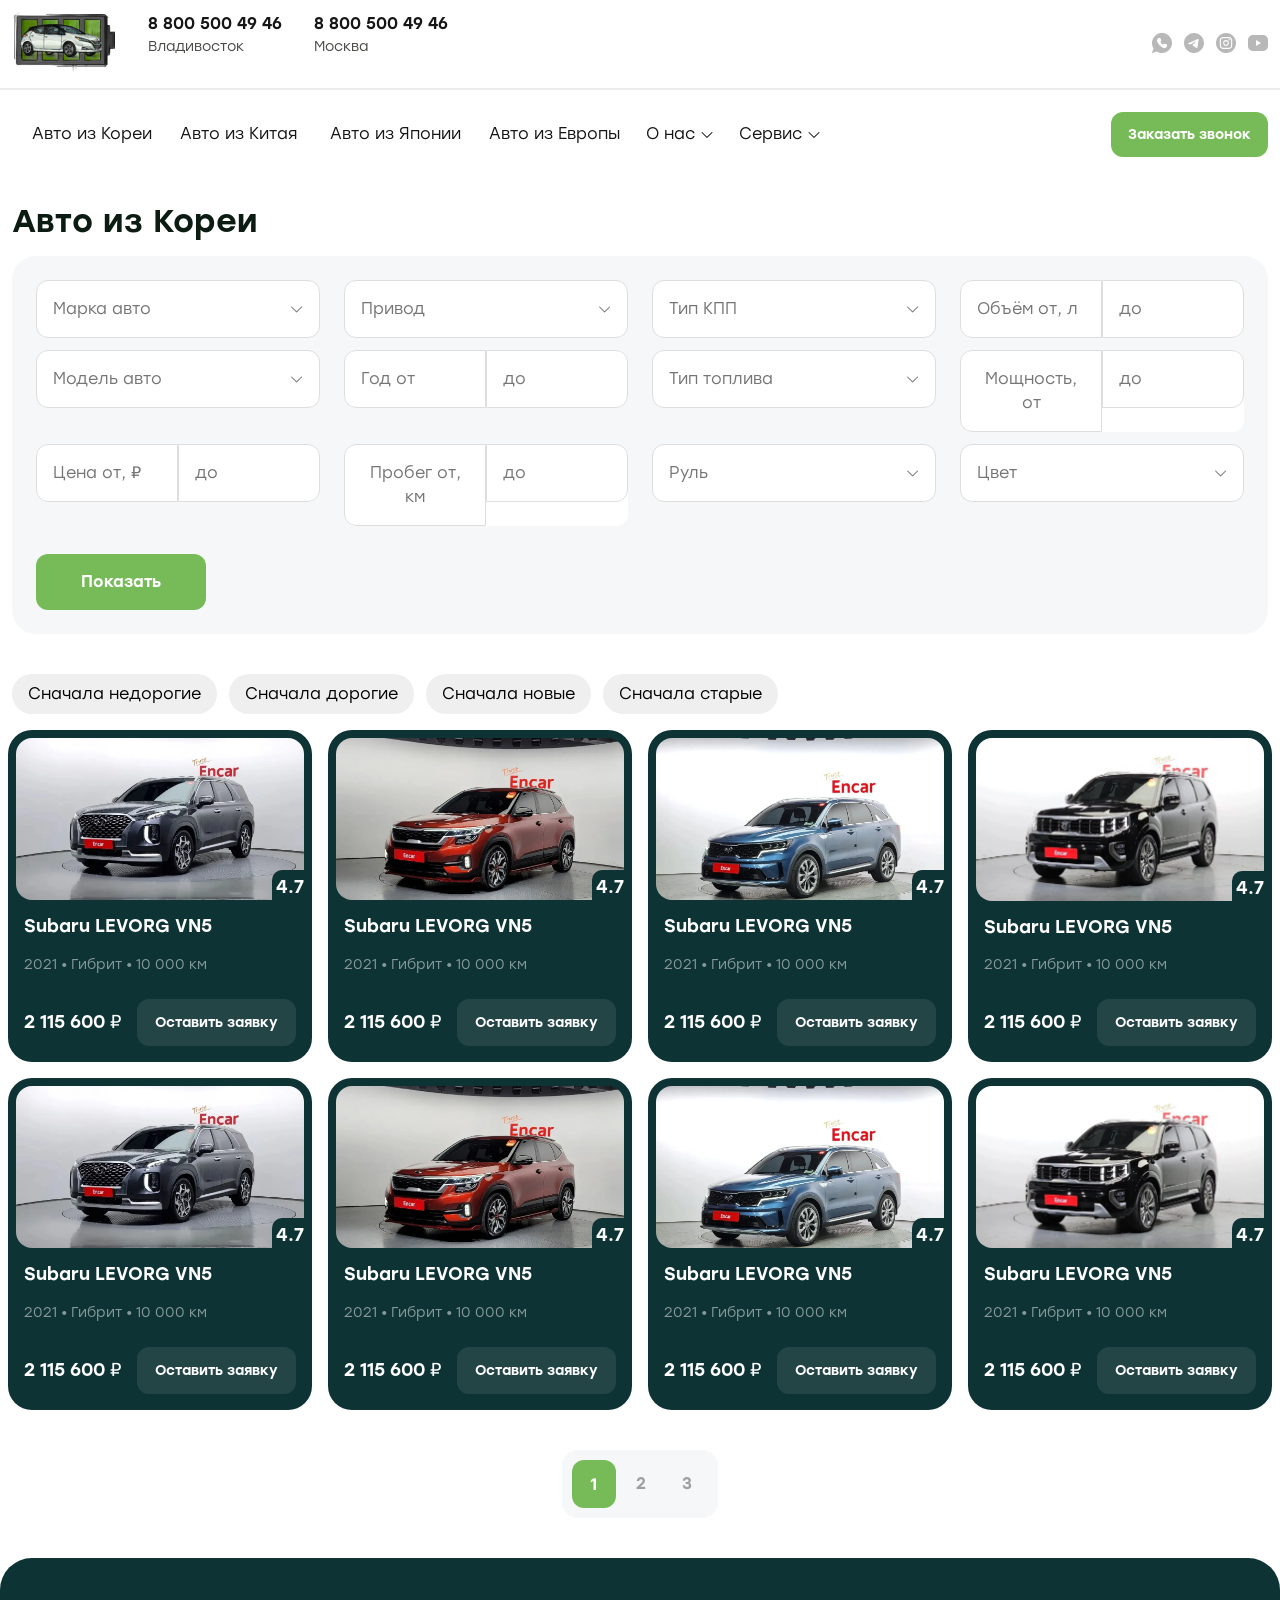
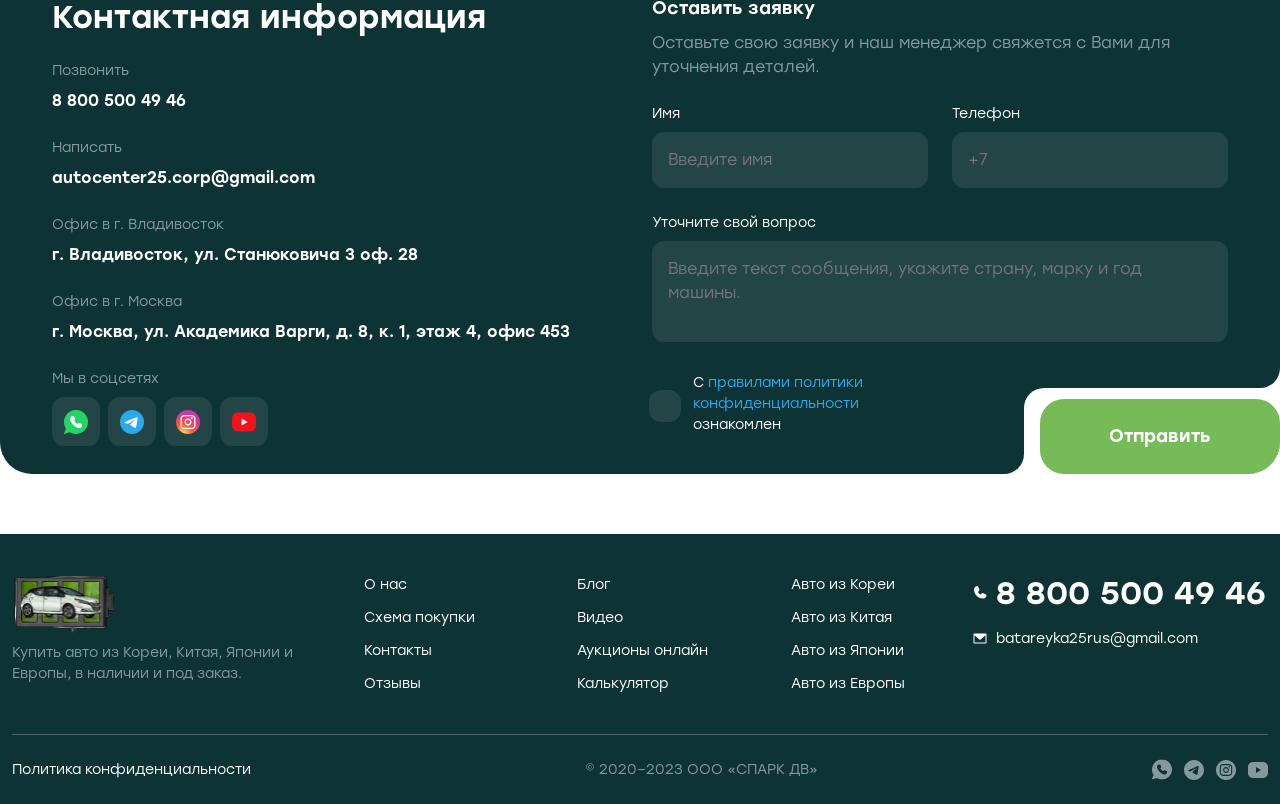
<file: catalog.html>
<!DOCTYPE html>
<html lang="en">
<head>
  <meta charset="UTF-8">
  <meta name="viewport" content="width=device-width, initial-scale=1.0">
  <link rel="stylesheet" href="./static/vendor/bootstrap.css">
  <link rel="stylesheet" href="./static/vendor/slick.css">
  <link rel="stylesheet" href="./static/vendor/splide.min.css">
  <link rel="stylesheet" href="./static/vendor/plyr.css">
  <link rel="stylesheet" href="./static/style/style.css">
  <link rel="stylesheet" href="./static/vendor/odometer.css" />

  <link type="image/x-icon" href="./static/img/favicon.ico" rel="icon" />

  <title>Catalog</title>
  <meta name="description" content="Каталог"/>
</head>
<body>
  <header class="header">
    <div class="_container">

      <div class="row">

        <div class="col d-flex header-contact__info">
          <a class="header-logo" href="/">
            <img src="./static/img/logo-header.png" alt="logo">
          </a>

          <div class="header-contact">
            <a href="tel:88005004946">8 800 500 49 46</a>
            <p>Владивосток</p>
          </div>

          <div class="header-contact">
            <a href="tel:88005004946">8 800 500 49 46</a>
            <p>Москва</p>
          </div>
        </div>

        <div class="col d-flex justify-content-end align-items-center header-icons">
          <a target="_blank" href="#">
            <svg width="20" height="20" viewBox="0 0 20 20" fill="currentColor" xmlns="http://www.w3.org/2000/svg">
              <g clip-path="url(#clip0_126_1303)">
              <path fill-rule="evenodd" clip-rule="evenodd" d="M1.22119e-06 19.6151C0.00189866 19.7447 0.0861973 19.8863 0.198427 19.9486C0.249823 19.977 0.335864 20.0002 0.389629 20C0.443393 19.9998 1.43754 19.6594 2.59885 19.2436L4.71031 18.4876L4.90582 18.6034C5.70336 19.0757 6.98451 19.5842 7.83841 19.7674C11.2087 20.4905 14.6493 19.4914 17.0673 17.0875C18.6179 15.5459 19.6058 13.5467 19.9459 11.262C20.0258 10.7247 20.0151 9.18617 19.9275 8.62211C19.6759 7.00373 19.1526 5.6444 18.2938 4.37867C16.6729 1.98986 14.1853 0.459351 11.2598 0.0511006C10.7715 -0.0170335 9.24553 -0.0170335 8.75729 0.0511006C6.48549 0.368128 4.50516 1.34155 2.93312 2.91395C1.35944 4.48798 0.401288 6.44351 0.0692111 8.75899C-0.00785 9.29632 0.00570409 10.7991 0.0928451 11.3794C0.18261 11.9771 0.416249 12.9096 0.60239 13.4131C0.748551 13.8084 1.21725 14.7925 1.4524 15.1978L1.58023 15.4181L0.789421 17.4693C0.354479 18.5975 -0.000760027 19.5631 1.22119e-06 19.6151ZM13.3648 14.9061C13.754 14.7718 14.0447 14.5927 14.3286 14.312C14.6222 14.0218 14.8195 13.7029 14.9547 13.2998C15.0507 13.0138 15.0573 12.9516 15.0456 12.434C15.0345 11.9418 15.0239 11.8661 14.9548 11.7896C14.9118 11.7419 14.4543 11.4911 13.9382 11.2322C13.0583 10.7909 12.9827 10.7605 12.7261 10.7437C12.2853 10.7149 11.8144 10.9201 11.3414 11.3471L11.1173 11.5494L10.7876 11.3862C9.81377 10.9042 9.11009 10.209 8.63304 9.25761L8.44956 8.89169L8.7082 8.57126C8.85046 8.39502 9.02883 8.1188 9.10458 7.95743C9.22772 7.69511 9.24245 7.62881 9.24365 7.3316L9.24499 6.99916L8.76861 6.05522C8.46729 5.45815 8.25361 5.08089 8.18713 5.02858C8.09134 4.95322 8.03282 4.94588 7.52742 4.94588C7.13433 4.94588 6.91098 4.96406 6.76045 5.00832C5.93157 5.25198 5.2595 5.95561 5.04158 6.80789C4.84336 7.58307 5.00796 8.3609 5.62827 9.58042C6.42766 11.152 7.38784 12.3554 8.50313 13.1834C9.68338 14.0596 11.0628 14.7749 11.9636 14.9779C12.3501 15.065 13.0007 15.0316 13.3648 14.9061Z"/>
              </g>
              <defs>
              <clipPath id="clip0_126_1303">
              <rect width="20" height="20" fill="white"/>
              </clipPath>
              </defs>
            </svg>               
          </a>

          <a target="_blank" href="#">
            <svg width="20" height="20" viewBox="0 0 20 20" fill="currentColor" xmlns="http://www.w3.org/2000/svg">
              <g clip-path="url(#clip0_1_40)">
              <path fill-rule="evenodd" clip-rule="evenodd" d="M20.0059 10C20.0059 15.5228 15.5287 20 10.0059 20C4.48301 20 0.00585938 15.5228 0.00585938 10C0.00585938 4.47715 4.48301 0 10.0059 0C15.5287 0 20.0059 4.47715 20.0059 10ZM10.3642 7.38254C9.39157 7.7871 7.44764 8.62443 4.53244 9.89454C4.05905 10.0828 3.81107 10.267 3.7885 10.447C3.75035 10.7514 4.13145 10.8712 4.65042 11.0344C4.72101 11.0566 4.79416 11.0796 4.86914 11.1039C5.37972 11.2699 6.06655 11.4641 6.4236 11.4718C6.74748 11.4788 7.10897 11.3453 7.50806 11.0712C10.2318 9.23261 11.6378 8.30328 11.7261 8.28325C11.7884 8.26911 11.8747 8.25134 11.9332 8.30331C11.9916 8.35528 11.9859 8.4537 11.9797 8.48011C11.9419 8.64106 10.4459 10.0319 9.67178 10.7516C9.43044 10.976 9.25925 11.1351 9.22426 11.1715C9.14586 11.2529 9.06596 11.3299 8.98917 11.4039C8.51483 11.8612 8.15912 12.2041 9.00887 12.7641C9.41722 13.0332 9.74399 13.2557 10.07 13.4777C10.426 13.7202 10.7811 13.962 11.2405 14.2632C11.3576 14.3399 11.4694 14.4196 11.5783 14.4972C11.9926 14.7926 12.3648 15.058 12.8247 15.0156C13.0919 14.9911 13.3679 14.7398 13.5081 13.9904C13.8394 12.2194 14.4905 8.38215 14.641 6.80091C14.6542 6.66238 14.6376 6.48508 14.6243 6.40725C14.611 6.32942 14.5832 6.21853 14.482 6.13644C14.3622 6.03922 14.1772 6.01871 14.0945 6.02017C13.7184 6.0268 13.1413 6.22745 10.3642 7.38254Z"/>
              </g>
              <defs>
              <clipPath id="clip0_1_40">
              <rect width="20" height="20" fill="white" transform="translate(0.00585938)"/>
              </clipPath>
              </defs>
            </svg>
          </a>

          <a target="_blank" href="#">
            <svg width="20" height="20" viewBox="0 0 20 20" fill="currentColor" xmlns="http://www.w3.org/2000/svg">
              <g clip-path="url(#clip0_1_45)">
              <path fill-rule="evenodd" clip-rule="evenodd" d="M9.98161 0H10.0271C15.5358 0 20.0014 4.46696 20.0014 9.97723V10.0228C20.0014 15.533 15.5358 20 10.0271 20H9.98161C4.47297 20 0.00732422 15.533 0.00732422 10.0228V9.97723C0.00732422 4.46696 4.47297 0 9.98161 0ZM6.90908 4.06893H13.0958C14.805 4.06893 16.1955 5.45982 16.1955 7.16952V12.8312C16.1955 14.5409 14.805 15.9317 13.0958 15.9317H6.90908C5.19988 15.9317 3.80941 14.5409 3.80941 12.8312V7.16952C3.80941 5.45982 5.19988 4.06893 6.90908 4.06893ZM6.90908 5.16272C5.803 5.16272 4.90287 6.06312 4.90287 7.16952V12.8312C4.90287 13.9376 5.803 14.8379 6.90908 14.8379H13.0958C14.2019 14.8379 15.102 13.9376 15.102 12.8312V7.16952C15.102 6.06312 14.2019 5.16272 13.0958 5.16272H6.90908ZM12.8864 9.99962C12.8864 11.5902 11.5926 12.8837 10.0032 12.8837C8.41306 12.8837 7.11995 11.5902 7.11995 9.99962C7.11995 8.40904 8.41306 7.11555 10.0032 7.11555C11.5933 7.11555 12.8864 8.40904 12.8864 9.99962ZM11.7929 10.0003C11.7929 9.01304 10.9902 8.21004 10.0032 8.21004C9.01618 8.21004 8.21342 9.01304 8.21342 10.0003C8.21342 10.9876 9.01618 11.7906 10.0032 11.7906C10.9902 11.7906 11.7929 10.9876 11.7929 10.0003ZM13.154 7.58152C13.582 7.58152 13.9308 7.23328 13.9308 6.80445C13.9308 6.37562 13.5827 6.02737 13.154 6.02737C12.7253 6.02737 12.3771 6.37562 12.3771 6.80445C12.3771 7.23328 12.7253 7.58152 13.154 7.58152Z"/>
              </g>
              <defs>
              <clipPath id="clip0_1_45">
              <rect width="19.9941" height="20" fill="white" transform="translate(0.00585938)"/>
              </clipPath>
              </defs>
            </svg>
              
          </a>

          <a target="_blank" href="#">
            <svg width="20" height="16" viewBox="0 0 20 16" fill="currentColor" xmlns="http://www.w3.org/2000/svg">
              <path fill-rule="evenodd" clip-rule="evenodd" d="M5 0C2.23858 0 0 2.23858 0 5V11C0 13.7614 2.23858 16 5 16H15C17.7614 16 20 13.7614 20 11V5C20 2.23858 17.7614 0 15 0H5ZM13 8.00002L8 11V5L13 8.00002Z"/>
            </svg> 
          </a>
        </div>
      </div>
    </div>
    
    <hr class="mt-3 mb-3">

    <div id="fixed-navbar">
      <div class="_container">
        <div class="row">
  
          <div class="col-10">
            <nav class="navbar navbar-expand-lg">
              <div class="container-fluid">
                <button class="navbar-toggler" type="button" data-bs-toggle="collapse" data-bs-target="#navbarNavDropdown" aria-controls="navbarNavDropdown" aria-expanded="false" aria-label="Toggle navigation">
                  <span class="navbar-toggler-icon"></span>
                </button>
                <div class="collapse navbar-collapse" id="navbarNavDropdown">
                  <ul class="navbar-nav">
                    <li class="nav-item">
                      <a class="nav-link active" aria-current="page" href="#">Авто из Кореи</a>
                    </li>
                    <li class="nav-item">
                      <a class="nav-link" href="#">Авто из Китая </a>
                    </li>
                    <li class="nav-item">
                      <a class="nav-link" href="#">Авто из Японии</a>
                    </li>
                    <li class="nav-item">
                      <a class="nav-link" href="#">Авто из Европы</a>
                    </li>
                    <li class="nav-item">
                      <div class="dropdown">
                        <button class="dropdown-toggle" type="button" data-bs-toggle="dropdown" aria-expanded="false">
                          О нас
                          <svg class="ms-1" width="16" height="17" viewBox="0 0 16 17" fill="currentColor" xmlns="http://www.w3.org/2000/svg">
                            <path d="M13.3538 6.85378L8.35378 11.8538C8.30735 11.9003 8.2522 11.9372 8.1915 11.9623C8.13081 11.9875 8.06574 12.0004 8.00003 12.0004C7.93433 12.0004 7.86926 11.9875 7.80856 11.9623C7.74786 11.9372 7.69272 11.9003 7.64628 11.8538L2.64628 6.85378C2.55246 6.75996 2.49976 6.63272 2.49976 6.50003C2.49976 6.36735 2.55246 6.2401 2.64628 6.14628C2.7401 6.05246 2.86735 5.99976 3.00003 5.99976C3.13272 5.99976 3.25996 6.05246 3.35378 6.14628L8.00003 10.7932L12.6463 6.14628C12.6927 6.09983 12.7479 6.06298 12.8086 6.03784C12.8693 6.0127 12.9343 5.99976 13 5.99976C13.0657 5.99976 13.1308 6.0127 13.1915 6.03784C13.2522 6.06298 13.3073 6.09983 13.3538 6.14628C13.4002 6.19274 13.4371 6.24789 13.4622 6.30859C13.4874 6.36928 13.5003 6.43434 13.5003 6.50003C13.5003 6.56573 13.4874 6.63079 13.4622 6.69148C13.4371 6.75218 13.4002 6.80733 13.3538 6.85378Z"/>
                          </svg>
                        </button>
                        <ul class="dropdown-menu">
                          <li><a class="dropdown-item" href="#">Действие</a></li>
                          <li><a class="dropdown-item" href="#">Другое действие</a></li>
                          <li><a class="dropdown-item" href="#">Что-то еще здесь</a></li>
                        </ul>
                      </div>
                    </li>
                    <li class="nav-item">
                      <div class="dropdown">
                        <button class="dropdown-toggle" type="button" data-bs-toggle="dropdown" aria-expanded="false">
                          Сервис
                          <svg class="ms-1" width="16" height="17" viewBox="0 0 16 17" fill="currentColor" xmlns="http://www.w3.org/2000/svg">
                            <path d="M13.3538 6.85378L8.35378 11.8538C8.30735 11.9003 8.2522 11.9372 8.1915 11.9623C8.13081 11.9875 8.06574 12.0004 8.00003 12.0004C7.93433 12.0004 7.86926 11.9875 7.80856 11.9623C7.74786 11.9372 7.69272 11.9003 7.64628 11.8538L2.64628 6.85378C2.55246 6.75996 2.49976 6.63272 2.49976 6.50003C2.49976 6.36735 2.55246 6.2401 2.64628 6.14628C2.7401 6.05246 2.86735 5.99976 3.00003 5.99976C3.13272 5.99976 3.25996 6.05246 3.35378 6.14628L8.00003 10.7932L12.6463 6.14628C12.6927 6.09983 12.7479 6.06298 12.8086 6.03784C12.8693 6.0127 12.9343 5.99976 13 5.99976C13.0657 5.99976 13.1308 6.0127 13.1915 6.03784C13.2522 6.06298 13.3073 6.09983 13.3538 6.14628C13.4002 6.19274 13.4371 6.24789 13.4622 6.30859C13.4874 6.36928 13.5003 6.43434 13.5003 6.50003C13.5003 6.56573 13.4874 6.63079 13.4622 6.69148C13.4371 6.75218 13.4002 6.80733 13.3538 6.85378Z"/>
                          </svg>
                            
                        </button>
                        <ul class="dropdown-menu">
                          <li><a class="dropdown-item" href="#">Действие</a></li>
                          <li><a class="dropdown-item" href="#">Другое действие</a></li>
                          <li><a class="dropdown-item" href="#">Что-то еще здесь</a></li>
                        </ul>
                      </div>
                    </li>                  
                  </ul>
                </div>
              </div>
            </nav>
          </div>
  
          <div class="col-2 d-flex justify-content-end align-items-center">
            <button type="button" class="btn general-button" style="padding: 12px 17px; font-size: 14px !important; border-radius: 12px !important;" data-bs-toggle="modal" data-bs-target="#exampleModal">
              Заказать звонок
            </button>
          </div>
  
        </div>
      </div>
    </div>

  </header>

  <section class="catalog">
    <h2>Авто из Кореи</h2>

    <form method="get" class="filter" id="filter-form" data-np-autofill-form-type="other" data-np-checked="1" data-np-watching="1">
      <div class="filter-row row row-cols-lg-4 row-cols-md-3 row-cols-1 justify-content-center">
        <div class="col">
          <div class="dropdown">
            <a class="btn filter-item" href="#" role="button" data-bs-toggle="dropdown" aria-expanded="false" id="brand-dropdown">
              <span class="float-start" data-def="Марка авто" style="font-weight: 400;">    
                    Марка авто
              </span>
              <span class="float-end">
                <svg width="12" height="7" viewBox="0 0 12 7" fill="none" xmlns="http://www.w3.org/2000/svg">
                  <path d="M10.9536 1.35378L5.95364 6.35378C5.9072 6.40027 5.85206 6.43715 5.79136 6.46231C5.73066 6.48748 5.6656 6.50043 5.59989 6.50043C5.53418 6.50043 5.46912 6.48748 5.40842 6.46231C5.34772 6.43715 5.29257 6.40027 5.24614 6.35378L0.246137 1.35378C0.152317 1.25996 0.0996094 1.13272 0.0996094 1.00003C0.0996094 0.867352 0.152317 0.740104 0.246137 0.646284C0.339958 0.552463 0.467205 0.499756 0.599887 0.499756C0.732569 0.499756 0.859817 0.552463 0.953637 0.646284L5.59989 5.29316L10.2461 0.646284C10.2926 0.599829 10.3477 0.562978 10.4084 0.537837C10.4691 0.512696 10.5342 0.499756 10.5999 0.499756C10.6656 0.499756 10.7306 0.512696 10.7913 0.537837C10.852 0.562978 10.9072 0.599829 10.9536 0.646284C11.0001 0.692739 11.0369 0.747889 11.0621 0.808586C11.0872 0.869282 11.1002 0.934336 11.1002 1.00003C11.1002 1.06573 11.0872 1.13079 11.0621 1.19148C11.0369 1.25218 11.0001 1.30733 10.9536 1.35378Z" fill="#757575"></path>
                </svg>
              </span>
            </a>
            <ul class="dropdown-menu w-100" style="">
              
              <li><a class="dropdown-item" href="#" onclick="setField('brand', '', 'Любое')">Любое</a></li>
                
                <li><hr class="dropdown-divider"></li>
                
              
              <li><a class="dropdown-item" href="#" onclick="setField('brand', 'ALFAROMEO', 'ALFAROMEO')">ALFAROMEO</a></li>
                
              
              <li><a class="dropdown-item" href="#" onclick="setField('brand', 'ASTON MARTIN', 'ASTON MARTIN')">ASTON MARTIN</a></li>
                
              
              <li><a class="dropdown-item" href="#" onclick="setField('brand', 'AUDI', 'AUDI')">AUDI</a></li>
                
              
              <li><a class="dropdown-item" href="#" onclick="setField('brand', 'BMW', 'BMW')">BMW</a></li>
                
              
              <li><a class="dropdown-item" href="#" onclick="setField('brand', 'CHRYSLER', 'CHRYSLER')">CHRYSLER</a></li>
                
              
              <li><a class="dropdown-item" href="#" onclick="setField('brand', 'CITROEN', 'CITROEN')">CITROEN</a></li>
                
              
              <li><a class="dropdown-item" href="#" onclick="setField('brand', 'DAIHATSU', 'DAIHATSU')">DAIHATSU</a></li>
                
              
              <li><a class="dropdown-item" href="#" onclick="setField('brand', 'FIAT', 'FIAT')">FIAT</a></li>
                
              
              <li><a class="dropdown-item" href="#" onclick="setField('brand', 'FORD', 'FORD')">FORD</a></li>
                
              
              <li><a class="dropdown-item" href="#" onclick="setField('brand', 'GM', 'GM')">GM</a></li>
                
              
              <li><a class="dropdown-item" href="#" onclick="setField('brand', 'HINO', 'HINO')">HINO</a></li>
                
              
              <li><a class="dropdown-item" href="#" onclick="setField('brand', 'HONDA', 'HONDA')">HONDA</a></li>
                
              
              <li><a class="dropdown-item" href="#" onclick="setField('brand', 'HYUNDAI', 'HYUNDAI')">HYUNDAI</a></li>
                
              
              <li><a class="dropdown-item" href="#" onclick="setField('brand', 'ISUZU', 'ISUZU')">ISUZU</a></li>
                
              
              <li><a class="dropdown-item" href="#" onclick="setField('brand', 'JAGUAR', 'JAGUAR')">JAGUAR</a></li>
                
              
              <li><a class="dropdown-item" href="#" onclick="setField('brand', 'JEEP', 'JEEP')">JEEP</a></li>
                
              
              <li><a class="dropdown-item" href="#" onclick="setField('brand', 'LEXUS', 'LEXUS')">LEXUS</a></li>
                
              
              <li><a class="dropdown-item" href="#" onclick="setField('brand', 'MASERATI', 'MASERATI')">MASERATI</a></li>
                
              
              <li><a class="dropdown-item" href="#" onclick="setField('brand', 'MAZDA', 'MAZDA')">MAZDA</a></li>
                
              
              <li><a class="dropdown-item" href="#" onclick="setField('brand', 'MERCEDES BENZ', 'MERCEDES BENZ')">MERCEDES BENZ</a></li>
                
              
              <li><a class="dropdown-item" href="#" onclick="setField('brand', 'MITSUBISHI', 'MITSUBISHI')">MITSUBISHI</a></li>
                
              
              <li><a class="dropdown-item" href="#" onclick="setField('brand', 'MITSUOKA', 'MITSUOKA')">MITSUOKA</a></li>
                
              
              <li><a class="dropdown-item" href="#" onclick="setField('brand', 'NISSAN', 'NISSAN')">NISSAN</a></li>
                
              
              <li><a class="dropdown-item" href="#" onclick="setField('brand', 'OTHERS', 'OTHERS')">OTHERS</a></li>
                
              
              <li><a class="dropdown-item" href="#" onclick="setField('brand', 'PEUGEOT', 'PEUGEOT')">PEUGEOT</a></li>
                
              
              <li><a class="dropdown-item" href="#" onclick="setField('brand', 'PORSCHE', 'PORSCHE')">PORSCHE</a></li>
                
              
              <li><a class="dropdown-item" href="#" onclick="setField('brand', 'RENAULT', 'RENAULT')">RENAULT</a></li>
                
              
              <li><a class="dropdown-item" href="#" onclick="setField('brand', 'ROVER', 'ROVER')">ROVER</a></li>
                
              
              <li><a class="dropdown-item" href="#" onclick="setField('brand', 'SMART', 'SMART')">SMART</a></li>
                
              
              <li><a class="dropdown-item" href="#" onclick="setField('brand', 'SUBARU', 'SUBARU')">SUBARU</a></li>
                
              
              <li><a class="dropdown-item" href="#" onclick="setField('brand', 'SUZUKI', 'SUZUKI')">SUZUKI</a></li>
                
              
              <li><a class="dropdown-item" href="#" onclick="setField('brand', 'TESLA', 'TESLA')">TESLA</a></li>
                
              
              <li><a class="dropdown-item" href="#" onclick="setField('brand', 'TOYOTA', 'TOYOTA')">TOYOTA</a></li>
                
              
              <li><a class="dropdown-item" href="#" onclick="setField('brand', 'VOLKSWAGEN', 'VOLKSWAGEN')">VOLKSWAGEN</a></li>
                
              
              <li><a class="dropdown-item" href="#" onclick="setField('brand', 'VOLVO', 'VOLVO')">VOLVO</a></li>
                
              
            </ul>
          </div>
          <select name="brand" class="form-control hidden-select" id="id_brand">
            <option value="" selected="">Любое</option>

            <option value="ALFAROMEO">ALFAROMEO</option>

            <option value="ASTON MARTIN">ASTON MARTIN</option>

            <option value="AUDI">AUDI</option>

            <option value="BMW">BMW</option>

            <option value="CHRYSLER">CHRYSLER</option>

            <option value="CITROEN">CITROEN</option>

            <option value="DAIHATSU">DAIHATSU</option>

            <option value="FIAT">FIAT</option>

            <option value="FORD">FORD</option>

            <option value="GM">GM</option>

            <option value="HINO">HINO</option>

            <option value="HONDA">HONDA</option>

            <option value="HYUNDAI">HYUNDAI</option>

            <option value="ISUZU">ISUZU</option>

            <option value="JAGUAR">JAGUAR</option>

            <option value="JEEP">JEEP</option>

            <option value="LEXUS">LEXUS</option>

            <option value="MASERATI">MASERATI</option>

            <option value="MAZDA">MAZDA</option>

            <option value="MERCEDES BENZ">MERCEDES BENZ</option>

            <option value="MITSUBISHI">MITSUBISHI</option>

            <option value="MITSUOKA">MITSUOKA</option>

            <option value="NISSAN">NISSAN</option>

            <option value="OTHERS">OTHERS</option>

            <option value="PEUGEOT">PEUGEOT</option>

            <option value="PORSCHE">PORSCHE</option>

            <option value="RENAULT">RENAULT</option>

            <option value="ROVER">ROVER</option>

            <option value="SMART">SMART</option>

            <option value="SUBARU">SUBARU</option>

            <option value="SUZUKI">SUZUKI</option>

            <option value="TESLA">TESLA</option>

            <option value="TOYOTA">TOYOTA</option>

            <option value="VOLKSWAGEN">VOLKSWAGEN</option>

            <option value="VOLVO">VOLVO</option>
          </select>
        </div>

        <div class="col">
          <div class="dropdown">
            <a class="btn filter-item" href="#" role="button" data-bs-toggle="dropdown" aria-expanded="false" id="drive-dropdown">
              <span class="float-start" data-def="Привод" style="font-weight: 400;">
                Привод
              </span>
              <span class="float-end">
                <svg width="12" height="7" viewBox="0 0 12 7" fill="none" xmlns="http://www.w3.org/2000/svg">
                  <path d="M10.9536 1.35378L5.95364 6.35378C5.9072 6.40027 5.85206 6.43715 5.79136 6.46231C5.73066 6.48748 5.6656 6.50043 5.59989 6.50043C5.53418 6.50043 5.46912 6.48748 5.40842 6.46231C5.34772 6.43715 5.29257 6.40027 5.24614 6.35378L0.246137 1.35378C0.152317 1.25996 0.0996094 1.13272 0.0996094 1.00003C0.0996094 0.867352 0.152317 0.740104 0.246137 0.646284C0.339958 0.552463 0.467205 0.499756 0.599887 0.499756C0.732569 0.499756 0.859817 0.552463 0.953637 0.646284L5.59989 5.29316L10.2461 0.646284C10.2926 0.599829 10.3477 0.562978 10.4084 0.537837C10.4691 0.512696 10.5342 0.499756 10.5999 0.499756C10.6656 0.499756 10.7306 0.512696 10.7913 0.537837C10.852 0.562978 10.9072 0.599829 10.9536 0.646284C11.0001 0.692739 11.0369 0.747889 11.0621 0.808586C11.0872 0.869282 11.1002 0.934336 11.1002 1.00003C11.1002 1.06573 11.0872 1.13079 11.0621 1.19148C11.0369 1.25218 11.0001 1.30733 10.9536 1.35378Z" fill="#757575"></path>
                </svg>
              </span>
            </a>
            <ul class="dropdown-menu w-100">
              
              <li><a class="dropdown-item" href="#" onclick="setField('drive', '', 'Любое')">Любое</a></li>
                
                <li><hr class="dropdown-divider"></li>
                
              
              <li><a class="dropdown-item" href="#" onclick="setField('drive', 'FF', 'FF')">FF</a></li>
                
              
              <li><a class="dropdown-item" href="#" onclick="setField('drive', 'FF,FULLTIME4WD', 'FF,FULLTIME4WD')">FF,FULLTIME4WD</a></li>
                
              
              <li><a class="dropdown-item" href="#" onclick="setField('drive', 'FR', 'FR')">FR</a></li>
                
              
              <li><a class="dropdown-item" href="#" onclick="setField('drive', 'FR,FULLTIME4WD', 'FR,FULLTIME4WD')">FR,FULLTIME4WD</a></li>
                
              
              <li><a class="dropdown-item" href="#" onclick="setField('drive', 'FR,FULLTIME4WD,PARTT', 'FR,FULLTIME4WD,PARTT')">FR,FULLTIME4WD,PARTT</a></li>
                
              
              <li><a class="dropdown-item" href="#" onclick="setField('drive', 'FR,PARTTIME4WD', 'FR,PARTTIME4WD')">FR,PARTTIME4WD</a></li>
                
              
              <li><a class="dropdown-item" href="#" onclick="setField('drive', 'FULLTIME4WD', 'FULLTIME4WD')">FULLTIME4WD</a></li>
                
              
              <li><a class="dropdown-item" href="#" onclick="setField('drive', 'FULLTIME4WD,PARTTIME', 'FULLTIME4WD,PARTTIME')">FULLTIME4WD,PARTTIME</a></li>
                
              
              <li><a class="dropdown-item" href="#" onclick="setField('drive', 'FULLTIME4WD,RR', 'FULLTIME4WD,RR')">FULLTIME4WD,RR</a></li>
                
              
              <li><a class="dropdown-item" href="#" onclick="setField('drive', 'MIDSHIP', 'MIDSHIP')">MIDSHIP</a></li>
                
              
              <li><a class="dropdown-item" href="#" onclick="setField('drive', 'PARTTIME4WD', 'PARTTIME4WD')">PARTTIME4WD</a></li>
                
              
              <li><a class="dropdown-item" href="#" onclick="setField('drive', 'RR', 'RR')">RR</a></li>
                
              
            </ul>
          </div>
          <select name="drive" class="form-control hidden-select" id="id_drive">
            <option value="" selected="">Любое</option>

            <option value="FF">FF</option>

            <option value="FF,FULLTIME4WD">FF,FULLTIME4WD</option>

            <option value="FR">FR</option>

            <option value="FR,FULLTIME4WD">FR,FULLTIME4WD</option>

            <option value="FR,FULLTIME4WD,PARTT">FR,FULLTIME4WD,PARTT</option>

            <option value="FR,PARTTIME4WD">FR,PARTTIME4WD</option>

            <option value="FULLTIME4WD">FULLTIME4WD</option>

            <option value="FULLTIME4WD,PARTTIME">FULLTIME4WD,PARTTIME</option>

            <option value="FULLTIME4WD,RR">FULLTIME4WD,RR</option>

            <option value="MIDSHIP">MIDSHIP</option>

            <option value="PARTTIME4WD">PARTTIME4WD</option>

            <option value="RR">RR</option>

          </select>
        </div>

        <div class="col">
          <div class="dropdown">
            <a class="btn filter-item" href="#" role="button" data-bs-toggle="dropdown" aria-expanded="false" id="transmission-dropdown">
              <span class="float-start" data-def="Тип КПП" style="font-weight: 400;">
                Тип КПП
              </span>
              <span class="float-end">
                <svg width="12" height="7" viewBox="0 0 12 7" fill="none" xmlns="http://www.w3.org/2000/svg">
                  <path d="M10.9536 1.35378L5.95364 6.35378C5.9072 6.40027 5.85206 6.43715 5.79136 6.46231C5.73066 6.48748 5.6656 6.50043 5.59989 6.50043C5.53418 6.50043 5.46912 6.48748 5.40842 6.46231C5.34772 6.43715 5.29257 6.40027 5.24614 6.35378L0.246137 1.35378C0.152317 1.25996 0.0996094 1.13272 0.0996094 1.00003C0.0996094 0.867352 0.152317 0.740104 0.246137 0.646284C0.339958 0.552463 0.467205 0.499756 0.599887 0.499756C0.732569 0.499756 0.859817 0.552463 0.953637 0.646284L5.59989 5.29316L10.2461 0.646284C10.2926 0.599829 10.3477 0.562978 10.4084 0.537837C10.4691 0.512696 10.5342 0.499756 10.5999 0.499756C10.6656 0.499756 10.7306 0.512696 10.7913 0.537837C10.852 0.562978 10.9072 0.599829 10.9536 0.646284C11.0001 0.692739 11.0369 0.747889 11.0621 0.808586C11.0872 0.869282 11.1002 0.934336 11.1002 1.00003C11.1002 1.06573 11.0872 1.13079 11.0621 1.19148C11.0369 1.25218 11.0001 1.30733 10.9536 1.35378Z" fill="#757575"></path>
                </svg>
              </span>
            </a>
            <ul class="dropdown-menu w-100">
              
              <li><a class="dropdown-item" href="#" onclick="setField('transmission', '', 'Любое')">Любое</a></li>
                
                <li><hr class="dropdown-divider"></li>
                
              
              <li><a class="dropdown-item" href="#" onclick="setField('transmission', '4CAT', '4CAT')">4CAT</a></li>
                
              
              <li><a class="dropdown-item" href="#" onclick="setField('transmission', '4FAT', '4FAT')">4FAT</a></li>
                
              
              <li><a class="dropdown-item" href="#" onclick="setField('transmission', '5', '5')">5</a></li>
                
              
              <li><a class="dropdown-item" href="#" onclick="setField('transmission', '5CAT', '5CAT')">5CAT</a></li>
                
              
              <li><a class="dropdown-item" href="#" onclick="setField('transmission', '5D', '5D')">5D</a></li>
                
              
              <li><a class="dropdown-item" href="#" onclick="setField('transmission', '5DAT', '5DAT')">5DAT</a></li>
                
              
              <li><a class="dropdown-item" href="#" onclick="setField('transmission', '5F', '5F')">5F</a></li>
                
              
              <li><a class="dropdown-item" href="#" onclick="setField('transmission', '5I', '5I')">5I</a></li>
                
              
              <li><a class="dropdown-item" href="#" onclick="setField('transmission', '5MT', '5MT')">5MT</a></li>
                
              
              <li><a class="dropdown-item" href="#" onclick="setField('transmission', '6', '6')">6</a></li>
                
              
              <li><a class="dropdown-item" href="#" onclick="setField('transmission', '6DAT', '6DAT')">6DAT</a></li>
                
              
              <li><a class="dropdown-item" href="#" onclick="setField('transmission', '6F', '6F')">6F</a></li>
                
              
              <li><a class="dropdown-item" href="#" onclick="setField('transmission', '7DAT', '7DAT')">7DAT</a></li>
                
              
              <li><a class="dropdown-item" href="#" onclick="setField('transmission', '7FAT', '7FAT')">7FAT</a></li>
                
              
              <li><a class="dropdown-item" href="#" onclick="setField('transmission', '8X2', '8X2')">8X2</a></li>
                
              
              <li><a class="dropdown-item" href="#" onclick="setField('transmission', 'AGS', 'AGS')">AGS</a></li>
                
              
              <li><a class="dropdown-item" href="#" onclick="setField('transmission', 'AT', 'AT')">AT</a></li>
                
              
              <li><a class="dropdown-item" href="#" onclick="setField('transmission', 'CA', 'CA')">CA</a></li>
                
              
              <li><a class="dropdown-item" href="#" onclick="setField('transmission', 'CAT', 'CAT')">CAT</a></li>
                
              
              <li><a class="dropdown-item" href="#" onclick="setField('transmission', 'CCVT', 'CCVT')">CCVT</a></li>
                
              
              <li><a class="dropdown-item" href="#" onclick="setField('transmission', 'CVT', 'CVT')">CVT</a></li>
                
              
              <li><a class="dropdown-item" href="#" onclick="setField('transmission', 'D5', 'D5')">D5</a></li>
                
              
              <li><a class="dropdown-item" href="#" onclick="setField('transmission', 'DA', 'DA')">DA</a></li>
                
              
              <li><a class="dropdown-item" href="#" onclick="setField('transmission', 'DAT', 'DAT')">DAT</a></li>
                
              
              <li><a class="dropdown-item" href="#" onclick="setField('transmission', 'DCVT', 'DCVT')">DCVT</a></li>
                
              
              <li><a class="dropdown-item" href="#" onclick="setField('transmission', 'F5', 'F5')">F5</a></li>
                
              
              <li><a class="dropdown-item" href="#" onclick="setField('transmission', 'F6', 'F6')">F6</a></li>
                
              
              <li><a class="dropdown-item" href="#" onclick="setField('transmission', 'F7', 'F7')">F7</a></li>
                
              
              <li><a class="dropdown-item" href="#" onclick="setField('transmission', 'FA', 'FA')">FA</a></li>
                
              
              <li><a class="dropdown-item" href="#" onclick="setField('transmission', 'FAT', 'FAT')">FAT</a></li>
                
              
              <li><a class="dropdown-item" href="#" onclick="setField('transmission', 'FCVT', 'FCVT')">FCVT</a></li>
                
              
              <li><a class="dropdown-item" href="#" onclick="setField('transmission', 'HL', 'HL')">HL</a></li>
                
              
              <li><a class="dropdown-item" href="#" onclick="setField('transmission', 'HL6', 'HL6')">HL6</a></li>
                
              
              <li><a class="dropdown-item" href="#" onclick="setField('transmission', 'HL8', 'HL8')">HL8</a></li>
                
              
              <li><a class="dropdown-item" href="#" onclick="setField('transmission', 'I5', 'I5')">I5</a></li>
                
              
              <li><a class="dropdown-item" href="#" onclick="setField('transmission', 'I6', 'I6')">I6</a></li>
                
              
              <li><a class="dropdown-item" href="#" onclick="setField('transmission', 'IA', 'IA')">IA</a></li>
                
              
              <li><a class="dropdown-item" href="#" onclick="setField('transmission', 'IAT', 'IAT')">IAT</a></li>
                
              
              <li><a class="dropdown-item" href="#" onclick="setField('transmission', 'MT', 'MT')">MT</a></li>
                
              
              <li><a class="dropdown-item" href="#" onclick="setField('transmission', 'P5', 'P5')">P5</a></li>
                
              
              <li><a class="dropdown-item" href="#" onclick="setField('transmission', 'PAT', 'PAT')">PAT</a></li>
                
              
            </ul>
          </div>
          <select name="transmission" class="form-control hidden-select" id="id_transmission">
            <option value="" selected="">Любое</option>

            <option value="4CAT">4CAT</option>

            <option value="4FAT">4FAT</option>

            <option value="5">5</option>

            <option value="5CAT">5CAT</option>

            <option value="5D">5D</option>

            <option value="5DAT">5DAT</option>

            <option value="5F">5F</option>

            <option value="5I">5I</option>

            <option value="5MT">5MT</option>

            <option value="6">6</option>

            <option value="6DAT">6DAT</option>

            <option value="6F">6F</option>

            <option value="7DAT">7DAT</option>

            <option value="7FAT">7FAT</option>

            <option value="8X2">8X2</option>

            <option value="AGS">AGS</option>

            <option value="AT">AT</option>

            <option value="CA">CA</option>

            <option value="CAT">CAT</option>

            <option value="CCVT">CCVT</option>

            <option value="CVT">CVT</option>

            <option value="D5">D5</option>

            <option value="DA">DA</option>

            <option value="DAT">DAT</option>

            <option value="DCVT">DCVT</option>

            <option value="F5">F5</option>

            <option value="F6">F6</option>

            <option value="F7">F7</option>

            <option value="FA">FA</option>

            <option value="FAT">FAT</option>

            <option value="FCVT">FCVT</option>

            <option value="HL">HL</option>

            <option value="HL6">HL6</option>

            <option value="HL8">HL8</option>

            <option value="I5">I5</option>

            <option value="I6">I6</option>

            <option value="IA">IA</option>

            <option value="IAT">IAT</option>

            <option value="MT">MT</option>

            <option value="P5">P5</option>

            <option value="PAT">PAT</option>

          </select>
        </div>
        
        <div class="col">
          <div class="group-dropdown">
            <div class="dropdown">
              <a class="btn filter-item" href="#" role="button" data-bs-toggle="dropdown" aria-expanded="false" id="brand-dropdown">
                <span class="float-start" data-def="Марка авто" style="font-weight: 400;">    
                  Объём от, л
                </span>
              </a>
              <ul class="dropdown-menu w-100" style="">
                
                <li><a class="dropdown-item" href="#" onclick="setField('brand', '', 'Любое')">Любое</a></li>
                  
                  <li><hr class="dropdown-divider"></li>
                  
                
                <li><a class="dropdown-item" href="#" onclick="setField('brand', 'ALFAROMEO', 'ALFAROMEO')">ALFAROMEO</a></li>
                  
                
                <li><a class="dropdown-item" href="#" onclick="setField('brand', 'ASTON MARTIN', 'ASTON MARTIN')">ASTON MARTIN</a></li>
                  
                
                <li><a class="dropdown-item" href="#" onclick="setField('brand', 'AUDI', 'AUDI')">AUDI</a></li>
                  
                
                <li><a class="dropdown-item" href="#" onclick="setField('brand', 'BMW', 'BMW')">BMW</a></li>
                  
                
                <li><a class="dropdown-item" href="#" onclick="setField('brand', 'CHRYSLER', 'CHRYSLER')">CHRYSLER</a></li>
                  
                
                <li><a class="dropdown-item" href="#" onclick="setField('brand', 'CITROEN', 'CITROEN')">CITROEN</a></li>
                  
                
                <li><a class="dropdown-item" href="#" onclick="setField('brand', 'DAIHATSU', 'DAIHATSU')">DAIHATSU</a></li>
                  
                
                <li><a class="dropdown-item" href="#" onclick="setField('brand', 'FIAT', 'FIAT')">FIAT</a></li>
                  
                
                <li><a class="dropdown-item" href="#" onclick="setField('brand', 'FORD', 'FORD')">FORD</a></li>
                  
                
                <li><a class="dropdown-item" href="#" onclick="setField('brand', 'GM', 'GM')">GM</a></li>
                  
                
                <li><a class="dropdown-item" href="#" onclick="setField('brand', 'HINO', 'HINO')">HINO</a></li>
                  
                
                <li><a class="dropdown-item" href="#" onclick="setField('brand', 'HONDA', 'HONDA')">HONDA</a></li>
                  
                
                <li><a class="dropdown-item" href="#" onclick="setField('brand', 'HYUNDAI', 'HYUNDAI')">HYUNDAI</a></li>
                  
                
                <li><a class="dropdown-item" href="#" onclick="setField('brand', 'ISUZU', 'ISUZU')">ISUZU</a></li>
                  
                
                <li><a class="dropdown-item" href="#" onclick="setField('brand', 'JAGUAR', 'JAGUAR')">JAGUAR</a></li>
                  
                
                <li><a class="dropdown-item" href="#" onclick="setField('brand', 'JEEP', 'JEEP')">JEEP</a></li>
                  
                
                <li><a class="dropdown-item" href="#" onclick="setField('brand', 'LEXUS', 'LEXUS')">LEXUS</a></li>
                  
                
                <li><a class="dropdown-item" href="#" onclick="setField('brand', 'MASERATI', 'MASERATI')">MASERATI</a></li>
                  
                
                <li><a class="dropdown-item" href="#" onclick="setField('brand', 'MAZDA', 'MAZDA')">MAZDA</a></li>
                  
                
                <li><a class="dropdown-item" href="#" onclick="setField('brand', 'MERCEDES BENZ', 'MERCEDES BENZ')">MERCEDES BENZ</a></li>
                  
                
                <li><a class="dropdown-item" href="#" onclick="setField('brand', 'MITSUBISHI', 'MITSUBISHI')">MITSUBISHI</a></li>
                  
                
                <li><a class="dropdown-item" href="#" onclick="setField('brand', 'MITSUOKA', 'MITSUOKA')">MITSUOKA</a></li>
                  
                
                <li><a class="dropdown-item" href="#" onclick="setField('brand', 'NISSAN', 'NISSAN')">NISSAN</a></li>
                  
                
                <li><a class="dropdown-item" href="#" onclick="setField('brand', 'OTHERS', 'OTHERS')">OTHERS</a></li>
                  
                
                <li><a class="dropdown-item" href="#" onclick="setField('brand', 'PEUGEOT', 'PEUGEOT')">PEUGEOT</a></li>
                  
                
                <li><a class="dropdown-item" href="#" onclick="setField('brand', 'PORSCHE', 'PORSCHE')">PORSCHE</a></li>
                  
                
                <li><a class="dropdown-item" href="#" onclick="setField('brand', 'RENAULT', 'RENAULT')">RENAULT</a></li>
                  
                
                <li><a class="dropdown-item" href="#" onclick="setField('brand', 'ROVER', 'ROVER')">ROVER</a></li>
                  
                
                <li><a class="dropdown-item" href="#" onclick="setField('brand', 'SMART', 'SMART')">SMART</a></li>
                  
                
                <li><a class="dropdown-item" href="#" onclick="setField('brand', 'SUBARU', 'SUBARU')">SUBARU</a></li>
                  
                
                <li><a class="dropdown-item" href="#" onclick="setField('brand', 'SUZUKI', 'SUZUKI')">SUZUKI</a></li>
                  
                
                <li><a class="dropdown-item" href="#" onclick="setField('brand', 'TESLA', 'TESLA')">TESLA</a></li>
                  
                
                <li><a class="dropdown-item" href="#" onclick="setField('brand', 'TOYOTA', 'TOYOTA')">TOYOTA</a></li>
                  
                
                <li><a class="dropdown-item" href="#" onclick="setField('brand', 'VOLKSWAGEN', 'VOLKSWAGEN')">VOLKSWAGEN</a></li>
                  
                
                <li><a class="dropdown-item" href="#" onclick="setField('brand', 'VOLVO', 'VOLVO')">VOLVO</a></li>
                  
                
              </ul>
            </div>

            <div class="dropdown">
              <a class="btn filter-item" href="#" role="button" data-bs-toggle="dropdown" aria-expanded="false" id="brand-dropdown">
                <span class="float-start" data-def="Марка авто" style="font-weight: 400;">    
                  до
                </span>
              </a>
              <ul class="dropdown-menu w-100" style="">
                
                <li><a class="dropdown-item" href="#" onclick="setField('brand', '', 'Любое')">Любое</a></li>
                  
                  <li><hr class="dropdown-divider"></li>
                  
                
                <li><a class="dropdown-item" href="#" onclick="setField('brand', 'ALFAROMEO', 'ALFAROMEO')">ALFAROMEO</a></li>
                  
                
                <li><a class="dropdown-item" href="#" onclick="setField('brand', 'ASTON MARTIN', 'ASTON MARTIN')">ASTON MARTIN</a></li>
                  
                
                <li><a class="dropdown-item" href="#" onclick="setField('brand', 'AUDI', 'AUDI')">AUDI</a></li>
                  
                
                <li><a class="dropdown-item" href="#" onclick="setField('brand', 'BMW', 'BMW')">BMW</a></li>
                  
                
                <li><a class="dropdown-item" href="#" onclick="setField('brand', 'CHRYSLER', 'CHRYSLER')">CHRYSLER</a></li>
                  
                
                <li><a class="dropdown-item" href="#" onclick="setField('brand', 'CITROEN', 'CITROEN')">CITROEN</a></li>
                  
                
                <li><a class="dropdown-item" href="#" onclick="setField('brand', 'DAIHATSU', 'DAIHATSU')">DAIHATSU</a></li>
                  
                
                <li><a class="dropdown-item" href="#" onclick="setField('brand', 'FIAT', 'FIAT')">FIAT</a></li>
                  
                
                <li><a class="dropdown-item" href="#" onclick="setField('brand', 'FORD', 'FORD')">FORD</a></li>
                  
                
                <li><a class="dropdown-item" href="#" onclick="setField('brand', 'GM', 'GM')">GM</a></li>
                  
                
                <li><a class="dropdown-item" href="#" onclick="setField('brand', 'HINO', 'HINO')">HINO</a></li>
                  
                
                <li><a class="dropdown-item" href="#" onclick="setField('brand', 'HONDA', 'HONDA')">HONDA</a></li>
                  
                
                <li><a class="dropdown-item" href="#" onclick="setField('brand', 'HYUNDAI', 'HYUNDAI')">HYUNDAI</a></li>
                  
                
                <li><a class="dropdown-item" href="#" onclick="setField('brand', 'ISUZU', 'ISUZU')">ISUZU</a></li>
                  
                
                <li><a class="dropdown-item" href="#" onclick="setField('brand', 'JAGUAR', 'JAGUAR')">JAGUAR</a></li>
                  
                
                <li><a class="dropdown-item" href="#" onclick="setField('brand', 'JEEP', 'JEEP')">JEEP</a></li>
                  
                
                <li><a class="dropdown-item" href="#" onclick="setField('brand', 'LEXUS', 'LEXUS')">LEXUS</a></li>
                  
                
                <li><a class="dropdown-item" href="#" onclick="setField('brand', 'MASERATI', 'MASERATI')">MASERATI</a></li>
                  
                
                <li><a class="dropdown-item" href="#" onclick="setField('brand', 'MAZDA', 'MAZDA')">MAZDA</a></li>
                  
                
                <li><a class="dropdown-item" href="#" onclick="setField('brand', 'MERCEDES BENZ', 'MERCEDES BENZ')">MERCEDES BENZ</a></li>
                  
                
                <li><a class="dropdown-item" href="#" onclick="setField('brand', 'MITSUBISHI', 'MITSUBISHI')">MITSUBISHI</a></li>
                  
                
                <li><a class="dropdown-item" href="#" onclick="setField('brand', 'MITSUOKA', 'MITSUOKA')">MITSUOKA</a></li>
                  
                
                <li><a class="dropdown-item" href="#" onclick="setField('brand', 'NISSAN', 'NISSAN')">NISSAN</a></li>
                  
                
                <li><a class="dropdown-item" href="#" onclick="setField('brand', 'OTHERS', 'OTHERS')">OTHERS</a></li>
                  
                
                <li><a class="dropdown-item" href="#" onclick="setField('brand', 'PEUGEOT', 'PEUGEOT')">PEUGEOT</a></li>
                  
                
                <li><a class="dropdown-item" href="#" onclick="setField('brand', 'PORSCHE', 'PORSCHE')">PORSCHE</a></li>
                  
                
                <li><a class="dropdown-item" href="#" onclick="setField('brand', 'RENAULT', 'RENAULT')">RENAULT</a></li>
                  
                
                <li><a class="dropdown-item" href="#" onclick="setField('brand', 'ROVER', 'ROVER')">ROVER</a></li>
                  
                
                <li><a class="dropdown-item" href="#" onclick="setField('brand', 'SMART', 'SMART')">SMART</a></li>
                  
                
                <li><a class="dropdown-item" href="#" onclick="setField('brand', 'SUBARU', 'SUBARU')">SUBARU</a></li>
                  
                
                <li><a class="dropdown-item" href="#" onclick="setField('brand', 'SUZUKI', 'SUZUKI')">SUZUKI</a></li>
                  
                
                <li><a class="dropdown-item" href="#" onclick="setField('brand', 'TESLA', 'TESLA')">TESLA</a></li>
                  
                
                <li><a class="dropdown-item" href="#" onclick="setField('brand', 'TOYOTA', 'TOYOTA')">TOYOTA</a></li>
                  
                
                <li><a class="dropdown-item" href="#" onclick="setField('brand', 'VOLKSWAGEN', 'VOLKSWAGEN')">VOLKSWAGEN</a></li>
                  
                
                <li><a class="dropdown-item" href="#" onclick="setField('brand', 'VOLVO', 'VOLVO')">VOLVO</a></li>
                  
                
              </ul>
            </div>
          </div>
          <select name="brand" class="form-control hidden-select" id="id_brand">
            <option value="" selected="">Любое</option>

            <option value="ALFAROMEO">ALFAROMEO</option>

            <option value="ASTON MARTIN">ASTON MARTIN</option>

            <option value="AUDI">AUDI</option>

            <option value="BMW">BMW</option>

            <option value="CHRYSLER">CHRYSLER</option>

            <option value="CITROEN">CITROEN</option>

            <option value="DAIHATSU">DAIHATSU</option>

            <option value="FIAT">FIAT</option>

            <option value="FORD">FORD</option>

            <option value="GM">GM</option>

            <option value="HINO">HINO</option>

            <option value="HONDA">HONDA</option>

            <option value="HYUNDAI">HYUNDAI</option>

            <option value="ISUZU">ISUZU</option>

            <option value="JAGUAR">JAGUAR</option>

            <option value="JEEP">JEEP</option>

            <option value="LEXUS">LEXUS</option>

            <option value="MASERATI">MASERATI</option>

            <option value="MAZDA">MAZDA</option>

            <option value="MERCEDES BENZ">MERCEDES BENZ</option>

            <option value="MITSUBISHI">MITSUBISHI</option>

            <option value="MITSUOKA">MITSUOKA</option>

            <option value="NISSAN">NISSAN</option>

            <option value="OTHERS">OTHERS</option>

            <option value="PEUGEOT">PEUGEOT</option>

            <option value="PORSCHE">PORSCHE</option>

            <option value="RENAULT">RENAULT</option>

            <option value="ROVER">ROVER</option>

            <option value="SMART">SMART</option>

            <option value="SUBARU">SUBARU</option>

            <option value="SUZUKI">SUZUKI</option>

            <option value="TESLA">TESLA</option>

            <option value="TOYOTA">TOYOTA</option>

            <option value="VOLKSWAGEN">VOLKSWAGEN</option>

            <option value="VOLVO">VOLVO</option>
          </select>
        </div>

        <div class="col">
          <div class="dropdown">
            <a class="btn filter-item" href="#" role="button" data-bs-toggle="dropdown" aria-expanded="false" id="model-dropdown">
              <span class="float-start" data-def="Модель авто" style="font-weight: 400;">
                  Модель авто
              </span>
              <span class="float-end">
                <svg width="12" height="7" viewBox="0 0 12 7" fill="none" xmlns="http://www.w3.org/2000/svg">
                  <path d="M10.9536 1.35378L5.95364 6.35378C5.9072 6.40027 5.85206 6.43715 5.79136 6.46231C5.73066 6.48748 5.6656 6.50043 5.59989 6.50043C5.53418 6.50043 5.46912 6.48748 5.40842 6.46231C5.34772 6.43715 5.29257 6.40027 5.24614 6.35378L0.246137 1.35378C0.152317 1.25996 0.0996094 1.13272 0.0996094 1.00003C0.0996094 0.867352 0.152317 0.740104 0.246137 0.646284C0.339958 0.552463 0.467205 0.499756 0.599887 0.499756C0.732569 0.499756 0.859817 0.552463 0.953637 0.646284L5.59989 5.29316L10.2461 0.646284C10.2926 0.599829 10.3477 0.562978 10.4084 0.537837C10.4691 0.512696 10.5342 0.499756 10.5999 0.499756C10.6656 0.499756 10.7306 0.512696 10.7913 0.537837C10.852 0.562978 10.9072 0.599829 10.9536 0.646284C11.0001 0.692739 11.0369 0.747889 11.0621 0.808586C11.0872 0.869282 11.1002 0.934336 11.1002 1.00003C11.1002 1.06573 11.0872 1.13079 11.0621 1.19148C11.0369 1.25218 11.0001 1.30733 10.9536 1.35378Z" fill="#757575"></path>
                </svg>
              </span>
            </a>					
            <ul class="dropdown-menu w-100">
              
              <li><a class="dropdown-item" href="#" onclick="setField('model', '', 'Любое')">Любое</a></li>
                <li><hr class="dropdown-divider"></li>
            </ul>
          </div>
          <select name="model" class="form-control hidden-select" id="id_model">
            <option value="" selected="">Любое</option>
          </select>
        </div>

        <div class="col">
          <div class="group-dropdown">
            <div class="dropdown">
              <a class="btn filter-item" href="#" role="button" data-bs-toggle="dropdown" aria-expanded="false" id="brand-dropdown">
                <span class="float-start" data-def="Марка авто" style="font-weight: 400;">    
                  Год от
                </span>
              </a>
              <ul class="dropdown-menu w-100" style="">
                
                <li><a class="dropdown-item" href="#" onclick="setField('brand', '', 'Любое')">Любое</a></li>
                  
                  <li><hr class="dropdown-divider"></li>
                  
                
                <li><a class="dropdown-item" href="#" onclick="setField('brand', 'ALFAROMEO', 'ALFAROMEO')">ALFAROMEO</a></li>
                  
                
                <li><a class="dropdown-item" href="#" onclick="setField('brand', 'ASTON MARTIN', 'ASTON MARTIN')">ASTON MARTIN</a></li>
                  
                
                <li><a class="dropdown-item" href="#" onclick="setField('brand', 'AUDI', 'AUDI')">AUDI</a></li>
                  
                
                <li><a class="dropdown-item" href="#" onclick="setField('brand', 'BMW', 'BMW')">BMW</a></li>
                  
                
                <li><a class="dropdown-item" href="#" onclick="setField('brand', 'CHRYSLER', 'CHRYSLER')">CHRYSLER</a></li>
                  
                
                <li><a class="dropdown-item" href="#" onclick="setField('brand', 'CITROEN', 'CITROEN')">CITROEN</a></li>
                  
                
                <li><a class="dropdown-item" href="#" onclick="setField('brand', 'DAIHATSU', 'DAIHATSU')">DAIHATSU</a></li>
                  
                
                <li><a class="dropdown-item" href="#" onclick="setField('brand', 'FIAT', 'FIAT')">FIAT</a></li>
                  
                
                <li><a class="dropdown-item" href="#" onclick="setField('brand', 'FORD', 'FORD')">FORD</a></li>
                  
                
                <li><a class="dropdown-item" href="#" onclick="setField('brand', 'GM', 'GM')">GM</a></li>
                  
                
                <li><a class="dropdown-item" href="#" onclick="setField('brand', 'HINO', 'HINO')">HINO</a></li>
                  
                
                <li><a class="dropdown-item" href="#" onclick="setField('brand', 'HONDA', 'HONDA')">HONDA</a></li>
                  
                
                <li><a class="dropdown-item" href="#" onclick="setField('brand', 'HYUNDAI', 'HYUNDAI')">HYUNDAI</a></li>
                  
                
                <li><a class="dropdown-item" href="#" onclick="setField('brand', 'ISUZU', 'ISUZU')">ISUZU</a></li>
                  
                
                <li><a class="dropdown-item" href="#" onclick="setField('brand', 'JAGUAR', 'JAGUAR')">JAGUAR</a></li>
                  
                
                <li><a class="dropdown-item" href="#" onclick="setField('brand', 'JEEP', 'JEEP')">JEEP</a></li>
                  
                
                <li><a class="dropdown-item" href="#" onclick="setField('brand', 'LEXUS', 'LEXUS')">LEXUS</a></li>
                  
                
                <li><a class="dropdown-item" href="#" onclick="setField('brand', 'MASERATI', 'MASERATI')">MASERATI</a></li>
                  
                
                <li><a class="dropdown-item" href="#" onclick="setField('brand', 'MAZDA', 'MAZDA')">MAZDA</a></li>
                  
                
                <li><a class="dropdown-item" href="#" onclick="setField('brand', 'MERCEDES BENZ', 'MERCEDES BENZ')">MERCEDES BENZ</a></li>
                  
                
                <li><a class="dropdown-item" href="#" onclick="setField('brand', 'MITSUBISHI', 'MITSUBISHI')">MITSUBISHI</a></li>
                  
                
                <li><a class="dropdown-item" href="#" onclick="setField('brand', 'MITSUOKA', 'MITSUOKA')">MITSUOKA</a></li>
                  
                
                <li><a class="dropdown-item" href="#" onclick="setField('brand', 'NISSAN', 'NISSAN')">NISSAN</a></li>
                  
                
                <li><a class="dropdown-item" href="#" onclick="setField('brand', 'OTHERS', 'OTHERS')">OTHERS</a></li>
                  
                
                <li><a class="dropdown-item" href="#" onclick="setField('brand', 'PEUGEOT', 'PEUGEOT')">PEUGEOT</a></li>
                  
                
                <li><a class="dropdown-item" href="#" onclick="setField('brand', 'PORSCHE', 'PORSCHE')">PORSCHE</a></li>
                  
                
                <li><a class="dropdown-item" href="#" onclick="setField('brand', 'RENAULT', 'RENAULT')">RENAULT</a></li>
                  
                
                <li><a class="dropdown-item" href="#" onclick="setField('brand', 'ROVER', 'ROVER')">ROVER</a></li>
                  
                
                <li><a class="dropdown-item" href="#" onclick="setField('brand', 'SMART', 'SMART')">SMART</a></li>
                  
                
                <li><a class="dropdown-item" href="#" onclick="setField('brand', 'SUBARU', 'SUBARU')">SUBARU</a></li>
                  
                
                <li><a class="dropdown-item" href="#" onclick="setField('brand', 'SUZUKI', 'SUZUKI')">SUZUKI</a></li>
                  
                
                <li><a class="dropdown-item" href="#" onclick="setField('brand', 'TESLA', 'TESLA')">TESLA</a></li>
                  
                
                <li><a class="dropdown-item" href="#" onclick="setField('brand', 'TOYOTA', 'TOYOTA')">TOYOTA</a></li>
                  
                
                <li><a class="dropdown-item" href="#" onclick="setField('brand', 'VOLKSWAGEN', 'VOLKSWAGEN')">VOLKSWAGEN</a></li>
                  
                
                <li><a class="dropdown-item" href="#" onclick="setField('brand', 'VOLVO', 'VOLVO')">VOLVO</a></li>
                  
                
              </ul>
            </div>

            <div class="dropdown">
              <a class="btn filter-item" href="#" role="button" data-bs-toggle="dropdown" aria-expanded="false" id="brand-dropdown">
                <span class="float-start" data-def="Марка авто" style="font-weight: 400;">    
                  до
                </span>
              </a>
              <ul class="dropdown-menu w-100" style="">
                
                <li><a class="dropdown-item" href="#" onclick="setField('brand', '', 'Любое')">Любое</a></li>
                  
                  <li><hr class="dropdown-divider"></li>
                  
                
                <li><a class="dropdown-item" href="#" onclick="setField('brand', 'ALFAROMEO', 'ALFAROMEO')">ALFAROMEO</a></li>
                  
                
                <li><a class="dropdown-item" href="#" onclick="setField('brand', 'ASTON MARTIN', 'ASTON MARTIN')">ASTON MARTIN</a></li>
                  
                
                <li><a class="dropdown-item" href="#" onclick="setField('brand', 'AUDI', 'AUDI')">AUDI</a></li>
                  
                
                <li><a class="dropdown-item" href="#" onclick="setField('brand', 'BMW', 'BMW')">BMW</a></li>
                  
                
                <li><a class="dropdown-item" href="#" onclick="setField('brand', 'CHRYSLER', 'CHRYSLER')">CHRYSLER</a></li>
                  
                
                <li><a class="dropdown-item" href="#" onclick="setField('brand', 'CITROEN', 'CITROEN')">CITROEN</a></li>
                  
                
                <li><a class="dropdown-item" href="#" onclick="setField('brand', 'DAIHATSU', 'DAIHATSU')">DAIHATSU</a></li>
                  
                
                <li><a class="dropdown-item" href="#" onclick="setField('brand', 'FIAT', 'FIAT')">FIAT</a></li>
                  
                
                <li><a class="dropdown-item" href="#" onclick="setField('brand', 'FORD', 'FORD')">FORD</a></li>
                  
                
                <li><a class="dropdown-item" href="#" onclick="setField('brand', 'GM', 'GM')">GM</a></li>
                  
                
                <li><a class="dropdown-item" href="#" onclick="setField('brand', 'HINO', 'HINO')">HINO</a></li>
                  
                
                <li><a class="dropdown-item" href="#" onclick="setField('brand', 'HONDA', 'HONDA')">HONDA</a></li>
                  
                
                <li><a class="dropdown-item" href="#" onclick="setField('brand', 'HYUNDAI', 'HYUNDAI')">HYUNDAI</a></li>
                  
                
                <li><a class="dropdown-item" href="#" onclick="setField('brand', 'ISUZU', 'ISUZU')">ISUZU</a></li>
                  
                
                <li><a class="dropdown-item" href="#" onclick="setField('brand', 'JAGUAR', 'JAGUAR')">JAGUAR</a></li>
                  
                
                <li><a class="dropdown-item" href="#" onclick="setField('brand', 'JEEP', 'JEEP')">JEEP</a></li>
                  
                
                <li><a class="dropdown-item" href="#" onclick="setField('brand', 'LEXUS', 'LEXUS')">LEXUS</a></li>
                  
                
                <li><a class="dropdown-item" href="#" onclick="setField('brand', 'MASERATI', 'MASERATI')">MASERATI</a></li>
                  
                
                <li><a class="dropdown-item" href="#" onclick="setField('brand', 'MAZDA', 'MAZDA')">MAZDA</a></li>
                  
                
                <li><a class="dropdown-item" href="#" onclick="setField('brand', 'MERCEDES BENZ', 'MERCEDES BENZ')">MERCEDES BENZ</a></li>
                  
                
                <li><a class="dropdown-item" href="#" onclick="setField('brand', 'MITSUBISHI', 'MITSUBISHI')">MITSUBISHI</a></li>
                  
                
                <li><a class="dropdown-item" href="#" onclick="setField('brand', 'MITSUOKA', 'MITSUOKA')">MITSUOKA</a></li>
                  
                
                <li><a class="dropdown-item" href="#" onclick="setField('brand', 'NISSAN', 'NISSAN')">NISSAN</a></li>
                  
                
                <li><a class="dropdown-item" href="#" onclick="setField('brand', 'OTHERS', 'OTHERS')">OTHERS</a></li>
                  
                
                <li><a class="dropdown-item" href="#" onclick="setField('brand', 'PEUGEOT', 'PEUGEOT')">PEUGEOT</a></li>
                  
                
                <li><a class="dropdown-item" href="#" onclick="setField('brand', 'PORSCHE', 'PORSCHE')">PORSCHE</a></li>
                  
                
                <li><a class="dropdown-item" href="#" onclick="setField('brand', 'RENAULT', 'RENAULT')">RENAULT</a></li>
                  
                
                <li><a class="dropdown-item" href="#" onclick="setField('brand', 'ROVER', 'ROVER')">ROVER</a></li>
                  
                
                <li><a class="dropdown-item" href="#" onclick="setField('brand', 'SMART', 'SMART')">SMART</a></li>
                  
                
                <li><a class="dropdown-item" href="#" onclick="setField('brand', 'SUBARU', 'SUBARU')">SUBARU</a></li>
                  
                
                <li><a class="dropdown-item" href="#" onclick="setField('brand', 'SUZUKI', 'SUZUKI')">SUZUKI</a></li>
                  
                
                <li><a class="dropdown-item" href="#" onclick="setField('brand', 'TESLA', 'TESLA')">TESLA</a></li>
                  
                
                <li><a class="dropdown-item" href="#" onclick="setField('brand', 'TOYOTA', 'TOYOTA')">TOYOTA</a></li>
                  
                
                <li><a class="dropdown-item" href="#" onclick="setField('brand', 'VOLKSWAGEN', 'VOLKSWAGEN')">VOLKSWAGEN</a></li>
                  
                
                <li><a class="dropdown-item" href="#" onclick="setField('brand', 'VOLVO', 'VOLVO')">VOLVO</a></li>
                  
                
              </ul>
            </div>
          </div>
          <select name="brand" class="form-control hidden-select" id="id_brand">
            <option value="" selected="">Любое</option>

            <option value="ALFAROMEO">ALFAROMEO</option>

            <option value="ASTON MARTIN">ASTON MARTIN</option>

            <option value="AUDI">AUDI</option>

            <option value="BMW">BMW</option>

            <option value="CHRYSLER">CHRYSLER</option>

            <option value="CITROEN">CITROEN</option>

            <option value="DAIHATSU">DAIHATSU</option>

            <option value="FIAT">FIAT</option>

            <option value="FORD">FORD</option>

            <option value="GM">GM</option>

            <option value="HINO">HINO</option>

            <option value="HONDA">HONDA</option>

            <option value="HYUNDAI">HYUNDAI</option>

            <option value="ISUZU">ISUZU</option>

            <option value="JAGUAR">JAGUAR</option>

            <option value="JEEP">JEEP</option>

            <option value="LEXUS">LEXUS</option>

            <option value="MASERATI">MASERATI</option>

            <option value="MAZDA">MAZDA</option>

            <option value="MERCEDES BENZ">MERCEDES BENZ</option>

            <option value="MITSUBISHI">MITSUBISHI</option>

            <option value="MITSUOKA">MITSUOKA</option>

            <option value="NISSAN">NISSAN</option>

            <option value="OTHERS">OTHERS</option>

            <option value="PEUGEOT">PEUGEOT</option>

            <option value="PORSCHE">PORSCHE</option>

            <option value="RENAULT">RENAULT</option>

            <option value="ROVER">ROVER</option>

            <option value="SMART">SMART</option>

            <option value="SUBARU">SUBARU</option>

            <option value="SUZUKI">SUZUKI</option>

            <option value="TESLA">TESLA</option>

            <option value="TOYOTA">TOYOTA</option>

            <option value="VOLKSWAGEN">VOLKSWAGEN</option>

            <option value="VOLVO">VOLVO</option>
          </select>
        </div>

        <!-- <div class="col">
          <div class="input-group">
            <input type="number" name="mileage_min" class="form-control discharges" placeholder="Пробег от, км" min="0" step="10000" onkeypress="limitCharacters(this, 6, event)" id="id_mileage_min" data-np-intersection-state="visible">
            <input type="number" name="mileage_max" class="form-control discharges" placeholder="до" min="0" step="10000" onkeypress="limitCharacters(this, 6, event)" id="id_mileage_max" data-np-intersection-state="visible">
          </div>
        </div> -->

        <!-- <div class="col">
          <div class="input-group">
            <input type="number" name="engine_volume_min" class="form-control discharges" placeholder="Объем от, cc" min="0" max="10000" step="100" onkeypress="limitCharacters(this, 4, event)" id="id_engine_volume_min" data-np-intersection-state="visible">
            <input type="number" name="engine_volume_max" class="form-control discharges" placeholder="до" min="0" max="10000" step="100" onkeypress="limitCharacters(this, 4, event)" id="id_engine_volume_max" data-np-intersection-state="visible">
          </div>
        </div> -->

        <div class="col">
          <div class="dropdown">
            <a class="btn filter-item" href="#" role="button" data-bs-toggle="dropdown" aria-expanded="false" id="drive-dropdown">
              <span class="float-start" data-def="Привод" style="font-weight: 400;">
                Тип топлива
              </span>
              <span class="float-end">
                <svg width="12" height="7" viewBox="0 0 12 7" fill="none" xmlns="http://www.w3.org/2000/svg">
                  <path d="M10.9536 1.35378L5.95364 6.35378C5.9072 6.40027 5.85206 6.43715 5.79136 6.46231C5.73066 6.48748 5.6656 6.50043 5.59989 6.50043C5.53418 6.50043 5.46912 6.48748 5.40842 6.46231C5.34772 6.43715 5.29257 6.40027 5.24614 6.35378L0.246137 1.35378C0.152317 1.25996 0.0996094 1.13272 0.0996094 1.00003C0.0996094 0.867352 0.152317 0.740104 0.246137 0.646284C0.339958 0.552463 0.467205 0.499756 0.599887 0.499756C0.732569 0.499756 0.859817 0.552463 0.953637 0.646284L5.59989 5.29316L10.2461 0.646284C10.2926 0.599829 10.3477 0.562978 10.4084 0.537837C10.4691 0.512696 10.5342 0.499756 10.5999 0.499756C10.6656 0.499756 10.7306 0.512696 10.7913 0.537837C10.852 0.562978 10.9072 0.599829 10.9536 0.646284C11.0001 0.692739 11.0369 0.747889 11.0621 0.808586C11.0872 0.869282 11.1002 0.934336 11.1002 1.00003C11.1002 1.06573 11.0872 1.13079 11.0621 1.19148C11.0369 1.25218 11.0001 1.30733 10.9536 1.35378Z" fill="#757575"></path>
                </svg>
              </span>
            </a>
            <ul class="dropdown-menu w-100">
              
              <li><a class="dropdown-item" href="#" onclick="setField('drive', '', 'Любое')">Любое</a></li>
                
                <li><hr class="dropdown-divider"></li>
                
              
              <li><a class="dropdown-item" href="#" onclick="setField('drive', 'FF', 'FF')">FF</a></li>
                
              
              <li><a class="dropdown-item" href="#" onclick="setField('drive', 'FF,FULLTIME4WD', 'FF,FULLTIME4WD')">FF,FULLTIME4WD</a></li>
                
              
              <li><a class="dropdown-item" href="#" onclick="setField('drive', 'FR', 'FR')">FR</a></li>
                
              
              <li><a class="dropdown-item" href="#" onclick="setField('drive', 'FR,FULLTIME4WD', 'FR,FULLTIME4WD')">FR,FULLTIME4WD</a></li>
                
              
              <li><a class="dropdown-item" href="#" onclick="setField('drive', 'FR,FULLTIME4WD,PARTT', 'FR,FULLTIME4WD,PARTT')">FR,FULLTIME4WD,PARTT</a></li>
                
              
              <li><a class="dropdown-item" href="#" onclick="setField('drive', 'FR,PARTTIME4WD', 'FR,PARTTIME4WD')">FR,PARTTIME4WD</a></li>
                
              
              <li><a class="dropdown-item" href="#" onclick="setField('drive', 'FULLTIME4WD', 'FULLTIME4WD')">FULLTIME4WD</a></li>
                
              
              <li><a class="dropdown-item" href="#" onclick="setField('drive', 'FULLTIME4WD,PARTTIME', 'FULLTIME4WD,PARTTIME')">FULLTIME4WD,PARTTIME</a></li>
                
              
              <li><a class="dropdown-item" href="#" onclick="setField('drive', 'FULLTIME4WD,RR', 'FULLTIME4WD,RR')">FULLTIME4WD,RR</a></li>
                
              
              <li><a class="dropdown-item" href="#" onclick="setField('drive', 'MIDSHIP', 'MIDSHIP')">MIDSHIP</a></li>
                
              
              <li><a class="dropdown-item" href="#" onclick="setField('drive', 'PARTTIME4WD', 'PARTTIME4WD')">PARTTIME4WD</a></li>
                
              
              <li><a class="dropdown-item" href="#" onclick="setField('drive', 'RR', 'RR')">RR</a></li>
                
              
            </ul>
          </div>
          <select name="drive" class="form-control hidden-select" id="id_drive">
            <option value="" selected="">Любое</option>

            <option value="FF">FF</option>

            <option value="FF,FULLTIME4WD">FF,FULLTIME4WD</option>

            <option value="FR">FR</option>

            <option value="FR,FULLTIME4WD">FR,FULLTIME4WD</option>

            <option value="FR,FULLTIME4WD,PARTT">FR,FULLTIME4WD,PARTT</option>

            <option value="FR,PARTTIME4WD">FR,PARTTIME4WD</option>

            <option value="FULLTIME4WD">FULLTIME4WD</option>

            <option value="FULLTIME4WD,PARTTIME">FULLTIME4WD,PARTTIME</option>

            <option value="FULLTIME4WD,RR">FULLTIME4WD,RR</option>

            <option value="MIDSHIP">MIDSHIP</option>

            <option value="PARTTIME4WD">PARTTIME4WD</option>

            <option value="RR">RR</option>

          </select>
        </div>

        <div class="col">
          <div class="group-dropdown">
            <div class="dropdown">
              <a class="btn filter-item" href="#" role="button" data-bs-toggle="dropdown" aria-expanded="false" id="drive-dropdown">
                <span class="float-start" data-def="Привод" style="font-weight: 400;">
                  Мощность, от
                </span>
              </a>
              <ul class="dropdown-menu w-100">
                
                <li><a class="dropdown-item" href="#" onclick="setField('drive', '', 'Любое')">Любое</a></li>
                  
                  <li><hr class="dropdown-divider"></li>
                  
                
                <li><a class="dropdown-item" href="#" onclick="setField('drive', 'FF', 'FF')">FF</a></li>
                  
                
                <li><a class="dropdown-item" href="#" onclick="setField('drive', 'FF,FULLTIME4WD', 'FF,FULLTIME4WD')">FF,FULLTIME4WD</a></li>
                  
                
                <li><a class="dropdown-item" href="#" onclick="setField('drive', 'FR', 'FR')">FR</a></li>
                  
                
                <li><a class="dropdown-item" href="#" onclick="setField('drive', 'FR,FULLTIME4WD', 'FR,FULLTIME4WD')">FR,FULLTIME4WD</a></li>
                  
                
                <li><a class="dropdown-item" href="#" onclick="setField('drive', 'FR,FULLTIME4WD,PARTT', 'FR,FULLTIME4WD,PARTT')">FR,FULLTIME4WD,PARTT</a></li>
                  
                
                <li><a class="dropdown-item" href="#" onclick="setField('drive', 'FR,PARTTIME4WD', 'FR,PARTTIME4WD')">FR,PARTTIME4WD</a></li>
                  
                
                <li><a class="dropdown-item" href="#" onclick="setField('drive', 'FULLTIME4WD', 'FULLTIME4WD')">FULLTIME4WD</a></li>
                  
                
                <li><a class="dropdown-item" href="#" onclick="setField('drive', 'FULLTIME4WD,PARTTIME', 'FULLTIME4WD,PARTTIME')">FULLTIME4WD,PARTTIME</a></li>
                  
                
                <li><a class="dropdown-item" href="#" onclick="setField('drive', 'FULLTIME4WD,RR', 'FULLTIME4WD,RR')">FULLTIME4WD,RR</a></li>
                  
                
                <li><a class="dropdown-item" href="#" onclick="setField('drive', 'MIDSHIP', 'MIDSHIP')">MIDSHIP</a></li>
                  
                
                <li><a class="dropdown-item" href="#" onclick="setField('drive', 'PARTTIME4WD', 'PARTTIME4WD')">PARTTIME4WD</a></li>
                  
                
                <li><a class="dropdown-item" href="#" onclick="setField('drive', 'RR', 'RR')">RR</a></li>
                  
                
              </ul>
            </div>

            <div class="dropdown">
              <a class="btn filter-item" href="#" role="button" data-bs-toggle="dropdown" aria-expanded="false" id="drive-dropdown">
                <span class="float-start" data-def="Привод" style="font-weight: 400;">
                  до
                </span>
                </span>
              </a>
              <ul class="dropdown-menu w-100">
                
                <li><a class="dropdown-item" href="#" onclick="setField('drive', '', 'Любое')">Любое</a></li>
                  
                  <li><hr class="dropdown-divider"></li>
                  
                
                <li><a class="dropdown-item" href="#" onclick="setField('drive', 'FF', 'FF')">FF</a></li>
                  
                
                <li><a class="dropdown-item" href="#" onclick="setField('drive', 'FF,FULLTIME4WD', 'FF,FULLTIME4WD')">FF,FULLTIME4WD</a></li>
                  
                
                <li><a class="dropdown-item" href="#" onclick="setField('drive', 'FR', 'FR')">FR</a></li>
                  
                
                <li><a class="dropdown-item" href="#" onclick="setField('drive', 'FR,FULLTIME4WD', 'FR,FULLTIME4WD')">FR,FULLTIME4WD</a></li>
                  
                
                <li><a class="dropdown-item" href="#" onclick="setField('drive', 'FR,FULLTIME4WD,PARTT', 'FR,FULLTIME4WD,PARTT')">FR,FULLTIME4WD,PARTT</a></li>
                  
                
                <li><a class="dropdown-item" href="#" onclick="setField('drive', 'FR,PARTTIME4WD', 'FR,PARTTIME4WD')">FR,PARTTIME4WD</a></li>
                  
                
                <li><a class="dropdown-item" href="#" onclick="setField('drive', 'FULLTIME4WD', 'FULLTIME4WD')">FULLTIME4WD</a></li>
                  
                
                <li><a class="dropdown-item" href="#" onclick="setField('drive', 'FULLTIME4WD,PARTTIME', 'FULLTIME4WD,PARTTIME')">FULLTIME4WD,PARTTIME</a></li>
                  
                
                <li><a class="dropdown-item" href="#" onclick="setField('drive', 'FULLTIME4WD,RR', 'FULLTIME4WD,RR')">FULLTIME4WD,RR</a></li>
                  
                
                <li><a class="dropdown-item" href="#" onclick="setField('drive', 'MIDSHIP', 'MIDSHIP')">MIDSHIP</a></li>
                  
                
                <li><a class="dropdown-item" href="#" onclick="setField('drive', 'PARTTIME4WD', 'PARTTIME4WD')">PARTTIME4WD</a></li>
                  
                
                <li><a class="dropdown-item" href="#" onclick="setField('drive', 'RR', 'RR')">RR</a></li>
                  
                
              </ul>
            </div>
          </div>
          <select name="drive" class="form-control hidden-select" id="id_drive">
            <option value="" selected="">Любое</option>

            <option value="FF">FF</option>

            <option value="FF,FULLTIME4WD">FF,FULLTIME4WD</option>

            <option value="FR">FR</option>

            <option value="FR,FULLTIME4WD">FR,FULLTIME4WD</option>

            <option value="FR,FULLTIME4WD,PARTT">FR,FULLTIME4WD,PARTT</option>

            <option value="FR,PARTTIME4WD">FR,PARTTIME4WD</option>

            <option value="FULLTIME4WD">FULLTIME4WD</option>

            <option value="FULLTIME4WD,PARTTIME">FULLTIME4WD,PARTTIME</option>

            <option value="FULLTIME4WD,RR">FULLTIME4WD,RR</option>

            <option value="MIDSHIP">MIDSHIP</option>

            <option value="PARTTIME4WD">PARTTIME4WD</option>

            <option value="RR">RR</option>

          </select>
        </div>

        <div class="col">
          <div class="group-dropdown">
            <div class="dropdown">
              <a class="btn filter-item" href="#" role="button" data-bs-toggle="dropdown" aria-expanded="false" id="drive-dropdown">
                <span class="float-start" data-def="Привод" style="font-weight: 400;">
                  Цена от, ₽ 
                </span>
              </a>
              <ul class="dropdown-menu w-100">
                
                <li><a class="dropdown-item" href="#" onclick="setField('drive', '', 'Любое')">Любое</a></li>
                  
                  <li><hr class="dropdown-divider"></li>
                  
                
                <li><a class="dropdown-item" href="#" onclick="setField('drive', 'FF', 'FF')">FF</a></li>
                  
                
                <li><a class="dropdown-item" href="#" onclick="setField('drive', 'FF,FULLTIME4WD', 'FF,FULLTIME4WD')">FF,FULLTIME4WD</a></li>
                  
                
                <li><a class="dropdown-item" href="#" onclick="setField('drive', 'FR', 'FR')">FR</a></li>
                  
                
                <li><a class="dropdown-item" href="#" onclick="setField('drive', 'FR,FULLTIME4WD', 'FR,FULLTIME4WD')">FR,FULLTIME4WD</a></li>
                  
                
                <li><a class="dropdown-item" href="#" onclick="setField('drive', 'FR,FULLTIME4WD,PARTT', 'FR,FULLTIME4WD,PARTT')">FR,FULLTIME4WD,PARTT</a></li>
                  
                
                <li><a class="dropdown-item" href="#" onclick="setField('drive', 'FR,PARTTIME4WD', 'FR,PARTTIME4WD')">FR,PARTTIME4WD</a></li>
                  
                
                <li><a class="dropdown-item" href="#" onclick="setField('drive', 'FULLTIME4WD', 'FULLTIME4WD')">FULLTIME4WD</a></li>
                  
                
                <li><a class="dropdown-item" href="#" onclick="setField('drive', 'FULLTIME4WD,PARTTIME', 'FULLTIME4WD,PARTTIME')">FULLTIME4WD,PARTTIME</a></li>
                  
                
                <li><a class="dropdown-item" href="#" onclick="setField('drive', 'FULLTIME4WD,RR', 'FULLTIME4WD,RR')">FULLTIME4WD,RR</a></li>
                  
                
                <li><a class="dropdown-item" href="#" onclick="setField('drive', 'MIDSHIP', 'MIDSHIP')">MIDSHIP</a></li>
                  
                
                <li><a class="dropdown-item" href="#" onclick="setField('drive', 'PARTTIME4WD', 'PARTTIME4WD')">PARTTIME4WD</a></li>
                  
                
                <li><a class="dropdown-item" href="#" onclick="setField('drive', 'RR', 'RR')">RR</a></li>
                  
                
              </ul>
            </div>

            <div class="dropdown">
              <a class="btn filter-item" href="#" role="button" data-bs-toggle="dropdown" aria-expanded="false" id="drive-dropdown">
                <span class="float-start" data-def="Привод" style="font-weight: 400;">
                  до
                </span>
              </a>
              <ul class="dropdown-menu w-100">
                
                <li><a class="dropdown-item" href="#" onclick="setField('drive', '', 'Любое')">Любое</a></li>
                  
                  <li><hr class="dropdown-divider"></li>
                  
                
                <li><a class="dropdown-item" href="#" onclick="setField('drive', 'FF', 'FF')">FF</a></li>
                  
                
                <li><a class="dropdown-item" href="#" onclick="setField('drive', 'FF,FULLTIME4WD', 'FF,FULLTIME4WD')">FF,FULLTIME4WD</a></li>
                  
                
                <li><a class="dropdown-item" href="#" onclick="setField('drive', 'FR', 'FR')">FR</a></li>
                  
                
                <li><a class="dropdown-item" href="#" onclick="setField('drive', 'FR,FULLTIME4WD', 'FR,FULLTIME4WD')">FR,FULLTIME4WD</a></li>
                  
                
                <li><a class="dropdown-item" href="#" onclick="setField('drive', 'FR,FULLTIME4WD,PARTT', 'FR,FULLTIME4WD,PARTT')">FR,FULLTIME4WD,PARTT</a></li>
                  
                
                <li><a class="dropdown-item" href="#" onclick="setField('drive', 'FR,PARTTIME4WD', 'FR,PARTTIME4WD')">FR,PARTTIME4WD</a></li>
                  
                
                <li><a class="dropdown-item" href="#" onclick="setField('drive', 'FULLTIME4WD', 'FULLTIME4WD')">FULLTIME4WD</a></li>
                  
                
                <li><a class="dropdown-item" href="#" onclick="setField('drive', 'FULLTIME4WD,PARTTIME', 'FULLTIME4WD,PARTTIME')">FULLTIME4WD,PARTTIME</a></li>
                  
                
                <li><a class="dropdown-item" href="#" onclick="setField('drive', 'FULLTIME4WD,RR', 'FULLTIME4WD,RR')">FULLTIME4WD,RR</a></li>
                  
                
                <li><a class="dropdown-item" href="#" onclick="setField('drive', 'MIDSHIP', 'MIDSHIP')">MIDSHIP</a></li>
                  
                
                <li><a class="dropdown-item" href="#" onclick="setField('drive', 'PARTTIME4WD', 'PARTTIME4WD')">PARTTIME4WD</a></li>
                  
                
                <li><a class="dropdown-item" href="#" onclick="setField('drive', 'RR', 'RR')">RR</a></li>
                  
                
              </ul>
            </div>
          </div>
          <select name="drive" class="form-control hidden-select" id="id_drive">
            <option value="" selected="">Любое</option>

            <option value="FF">FF</option>

            <option value="FF,FULLTIME4WD">FF,FULLTIME4WD</option>

            <option value="FR">FR</option>

            <option value="FR,FULLTIME4WD">FR,FULLTIME4WD</option>

            <option value="FR,FULLTIME4WD,PARTT">FR,FULLTIME4WD,PARTT</option>

            <option value="FR,PARTTIME4WD">FR,PARTTIME4WD</option>

            <option value="FULLTIME4WD">FULLTIME4WD</option>

            <option value="FULLTIME4WD,PARTTIME">FULLTIME4WD,PARTTIME</option>

            <option value="FULLTIME4WD,RR">FULLTIME4WD,RR</option>

            <option value="MIDSHIP">MIDSHIP</option>

            <option value="PARTTIME4WD">PARTTIME4WD</option>

            <option value="RR">RR</option>

          </select>
        </div>

        <div class="col">
          <div class="group-dropdown">
            <div class="dropdown">
              <a class="btn filter-item" href="#" role="button" data-bs-toggle="dropdown" aria-expanded="false" id="drive-dropdown">
                <span class="float-start" data-def="Привод" style="font-weight: 400;">
                  Пробег от, км
                </span>
              </a>
              <ul class="dropdown-menu w-100">
                
                <li><a class="dropdown-item" href="#" onclick="setField('drive', '', 'Любое')">Любое</a></li>
                  
                  <li><hr class="dropdown-divider"></li>
                  
                
                <li><a class="dropdown-item" href="#" onclick="setField('drive', 'FF', 'FF')">FF</a></li>
                  
                
                <li><a class="dropdown-item" href="#" onclick="setField('drive', 'FF,FULLTIME4WD', 'FF,FULLTIME4WD')">FF,FULLTIME4WD</a></li>
                  
                
                <li><a class="dropdown-item" href="#" onclick="setField('drive', 'FR', 'FR')">FR</a></li>
                  
                
                <li><a class="dropdown-item" href="#" onclick="setField('drive', 'FR,FULLTIME4WD', 'FR,FULLTIME4WD')">FR,FULLTIME4WD</a></li>
                  
                
                <li><a class="dropdown-item" href="#" onclick="setField('drive', 'FR,FULLTIME4WD,PARTT', 'FR,FULLTIME4WD,PARTT')">FR,FULLTIME4WD,PARTT</a></li>
                  
                
                <li><a class="dropdown-item" href="#" onclick="setField('drive', 'FR,PARTTIME4WD', 'FR,PARTTIME4WD')">FR,PARTTIME4WD</a></li>
                  
                
                <li><a class="dropdown-item" href="#" onclick="setField('drive', 'FULLTIME4WD', 'FULLTIME4WD')">FULLTIME4WD</a></li>
                  
                
                <li><a class="dropdown-item" href="#" onclick="setField('drive', 'FULLTIME4WD,PARTTIME', 'FULLTIME4WD,PARTTIME')">FULLTIME4WD,PARTTIME</a></li>
                  
                
                <li><a class="dropdown-item" href="#" onclick="setField('drive', 'FULLTIME4WD,RR', 'FULLTIME4WD,RR')">FULLTIME4WD,RR</a></li>
                  
                
                <li><a class="dropdown-item" href="#" onclick="setField('drive', 'MIDSHIP', 'MIDSHIP')">MIDSHIP</a></li>
                  
                
                <li><a class="dropdown-item" href="#" onclick="setField('drive', 'PARTTIME4WD', 'PARTTIME4WD')">PARTTIME4WD</a></li>
                  
                
                <li><a class="dropdown-item" href="#" onclick="setField('drive', 'RR', 'RR')">RR</a></li>
                  
                
              </ul>
            </div>

            <div class="dropdown">
              <a class="btn filter-item" href="#" role="button" data-bs-toggle="dropdown" aria-expanded="false" id="mileage_max-dropdown">
                <span class="float-start" data-def="Пробег максимальный" style="font-weight: 400;">
                  до
                </span>
              </a>
              <ul class="dropdown-menu w-100">
                
                <li><a class="dropdown-item" href="#" onclick="setField('mileage_max', '', 'Любое')">Любое</a></li>
                  
                  <li><hr class="dropdown-divider"></li>
                  
                
                <li><a class="dropdown-item" href="#" onclick="setField('mileage_max', '30 000', '30 000')">30 000</a></li>
                  
                
                <li><a class="dropdown-item" href="#" onclick="setField('mileage_max', '40 000', '40 000')">40 000</a></li>
                  
                
                <li><a class="dropdown-item" href="#" onclick="setField('mileage_max', '50 000', '50 000')">50 000</a></li>
                  
                
                <li><a class="dropdown-item" href="#" onclick="setField('mileage_max', '60 000', '60 000')">60 000</a></li>
                  
                
                <li><a class="dropdown-item" href="#" onclick="setField('mileage_max', '70 000', '70 000')">70 000</a></li>
                  
                
                <li><a class="dropdown-item" href="#" onclick="setField('mileage_max', '80 000', '80 000')">80 000</a></li>
                  
                
                <li><a class="dropdown-item" href="#" onclick="setField('mileage_max', '100 000', '100 000')">100 000</a></li>
                  
                
                <li><a class="dropdown-item" href="#" onclick="setField('mileage_max', '150 000', '150 000')">150 000</a></li>
                  
                
                <li><a class="dropdown-item" href="#" onclick="setField('mileage_max', '200 000', '200 000')">200 000</a></li>
                  
                
                <li><a class="dropdown-item" href="#" onclick="setField('mileage_max', '250 000', '250 000')">250 000</a></li>
                  
                
              </ul>
            </div>
            
          </div>
          <select name="mileage_max" class="form-control hidden-select" id="id_mileage_max">
            <option value="" selected="">Любое</option>

            <option value="30 000">30 000</option>

            <option value="40 000">40 000</option>

            <option value="50 000">50 000</option>

            <option value="60 000">60 000</option>

            <option value="70 000">70 000</option>

            <option value="80 000">80 000</option>

            <option value="100 000">100 000</option>

            <option value="150 000">150 000</option>

            <option value="200 000">200 000</option>

            <option value="250 000">250 000</option>

          </select>
        </div>
        
        <!-- <div class="col">
          <div class="input-group">
            <input type="number" name="year_min" class="form-control" placeholder="Год от" min="2015" max="2024" step="1" onkeypress="limitCharacters(this, 4, event)" id="id_year_min" data-np-intersection-state="visible">
            <input type="number" name="year_max" class="form-control" placeholder="до" min="2015" max="2024" step="1" onkeypress="limitCharacters(this, 4, event)" id="id_year_max" data-np-intersection-state="visible">
          </div>
        </div> -->


        <div class="col">
          <div class="dropdown">
            <a class="btn filter-item" href="#" role="button" data-bs-toggle="dropdown" aria-expanded="false" id="wheel-dropdown">
              <span class="float-start" data-def="Руль" style="font-weight: 400;">				
                Руль
              </span>
              <span class="float-end">
                <svg width="12" height="7" viewBox="0 0 12 7" fill="none" xmlns="http://www.w3.org/2000/svg">
                  <path d="M10.9536 1.35378L5.95364 6.35378C5.9072 6.40027 5.85206 6.43715 5.79136 6.46231C5.73066 6.48748 5.6656 6.50043 5.59989 6.50043C5.53418 6.50043 5.46912 6.48748 5.40842 6.46231C5.34772 6.43715 5.29257 6.40027 5.24614 6.35378L0.246137 1.35378C0.152317 1.25996 0.0996094 1.13272 0.0996094 1.00003C0.0996094 0.867352 0.152317 0.740104 0.246137 0.646284C0.339958 0.552463 0.467205 0.499756 0.599887 0.499756C0.732569 0.499756 0.859817 0.552463 0.953637 0.646284L5.59989 5.29316L10.2461 0.646284C10.2926 0.599829 10.3477 0.562978 10.4084 0.537837C10.4691 0.512696 10.5342 0.499756 10.5999 0.499756C10.6656 0.499756 10.7306 0.512696 10.7913 0.537837C10.852 0.562978 10.9072 0.599829 10.9536 0.646284C11.0001 0.692739 11.0369 0.747889 11.0621 0.808586C11.0872 0.869282 11.1002 0.934336 11.1002 1.00003C11.1002 1.06573 11.0872 1.13079 11.0621 1.19148C11.0369 1.25218 11.0001 1.30733 10.9536 1.35378Z" fill="#757575"></path>
                </svg>
              </span>
            </a>
            <ul class="dropdown-menu w-100">
              
              <li><a class="dropdown-item" href="#" onclick="setField('wheel', '', 'Любое')">Любое</a></li>
                
              <li><hr class="dropdown-divider"></li>
                
              <li><a class="dropdown-item" href="#" onclick="setField('wheel', ' LEFT-WHEEL ', ' Левый ')"> Левый </a></li>
                
              
              <li><a class="dropdown-item" href="#" onclick="setField('wheel', ' RIGHT-WHEEL ', ' Правый ')"> Правый </a></li>
              
            </ul>
          </div>
          <select name="wheel" class="form-control hidden-select" id="id_wheel">
            <option value="" selected="">Любое</option>

            <option value="LEFT-WHEEL"> Правый </option>

            <option value="RIGHT-WHEEL"> Левый </option>

          </select>
        </div>

        <div class="col">
          <div class="dropdown">
            <a class="btn filter-item" href="#" role="button" data-bs-toggle="dropdown" aria-expanded="false" id="transmission-dropdown">
              <span class="float-start" data-def="Тип КПП" style="font-weight: 400;">
                Цвет
              </span>
              <span class="float-end">
                <svg width="12" height="7" viewBox="0 0 12 7" fill="none" xmlns="http://www.w3.org/2000/svg">
                  <path d="M10.9536 1.35378L5.95364 6.35378C5.9072 6.40027 5.85206 6.43715 5.79136 6.46231C5.73066 6.48748 5.6656 6.50043 5.59989 6.50043C5.53418 6.50043 5.46912 6.48748 5.40842 6.46231C5.34772 6.43715 5.29257 6.40027 5.24614 6.35378L0.246137 1.35378C0.152317 1.25996 0.0996094 1.13272 0.0996094 1.00003C0.0996094 0.867352 0.152317 0.740104 0.246137 0.646284C0.339958 0.552463 0.467205 0.499756 0.599887 0.499756C0.732569 0.499756 0.859817 0.552463 0.953637 0.646284L5.59989 5.29316L10.2461 0.646284C10.2926 0.599829 10.3477 0.562978 10.4084 0.537837C10.4691 0.512696 10.5342 0.499756 10.5999 0.499756C10.6656 0.499756 10.7306 0.512696 10.7913 0.537837C10.852 0.562978 10.9072 0.599829 10.9536 0.646284C11.0001 0.692739 11.0369 0.747889 11.0621 0.808586C11.0872 0.869282 11.1002 0.934336 11.1002 1.00003C11.1002 1.06573 11.0872 1.13079 11.0621 1.19148C11.0369 1.25218 11.0001 1.30733 10.9536 1.35378Z" fill="#757575"></path>
                </svg>
              </span>
            </a>
            <ul class="dropdown-menu w-100">
              
              <li><a class="dropdown-item" href="#" onclick="setField('transmission', '', 'Любое')">Любое</a></li>
                
                <li><hr class="dropdown-divider"></li>
                
              
              <li><a class="dropdown-item" href="#" onclick="setField('transmission', '4CAT', '4CAT')">4CAT</a></li>
                
              
              <li><a class="dropdown-item" href="#" onclick="setField('transmission', '4FAT', '4FAT')">4FAT</a></li>
                
              
              <li><a class="dropdown-item" href="#" onclick="setField('transmission', '5', '5')">5</a></li>
                
              
              <li><a class="dropdown-item" href="#" onclick="setField('transmission', '5CAT', '5CAT')">5CAT</a></li>
                
              
              <li><a class="dropdown-item" href="#" onclick="setField('transmission', '5D', '5D')">5D</a></li>
                
              
              <li><a class="dropdown-item" href="#" onclick="setField('transmission', '5DAT', '5DAT')">5DAT</a></li>
                
              
              <li><a class="dropdown-item" href="#" onclick="setField('transmission', '5F', '5F')">5F</a></li>
                
              
              <li><a class="dropdown-item" href="#" onclick="setField('transmission', '5I', '5I')">5I</a></li>
                
              
              <li><a class="dropdown-item" href="#" onclick="setField('transmission', '5MT', '5MT')">5MT</a></li>
                
              
              <li><a class="dropdown-item" href="#" onclick="setField('transmission', '6', '6')">6</a></li>
                
              
              <li><a class="dropdown-item" href="#" onclick="setField('transmission', '6DAT', '6DAT')">6DAT</a></li>
                
              
              <li><a class="dropdown-item" href="#" onclick="setField('transmission', '6F', '6F')">6F</a></li>
                
              
              <li><a class="dropdown-item" href="#" onclick="setField('transmission', '7DAT', '7DAT')">7DAT</a></li>
                
              
              <li><a class="dropdown-item" href="#" onclick="setField('transmission', '7FAT', '7FAT')">7FAT</a></li>
                
              
              <li><a class="dropdown-item" href="#" onclick="setField('transmission', '8X2', '8X2')">8X2</a></li>
                
              
              <li><a class="dropdown-item" href="#" onclick="setField('transmission', 'AGS', 'AGS')">AGS</a></li>
                
              
              <li><a class="dropdown-item" href="#" onclick="setField('transmission', 'AT', 'AT')">AT</a></li>
                
              
              <li><a class="dropdown-item" href="#" onclick="setField('transmission', 'CA', 'CA')">CA</a></li>
                
              
              <li><a class="dropdown-item" href="#" onclick="setField('transmission', 'CAT', 'CAT')">CAT</a></li>
                
              
              <li><a class="dropdown-item" href="#" onclick="setField('transmission', 'CCVT', 'CCVT')">CCVT</a></li>
                
              
              <li><a class="dropdown-item" href="#" onclick="setField('transmission', 'CVT', 'CVT')">CVT</a></li>
                
              
              <li><a class="dropdown-item" href="#" onclick="setField('transmission', 'D5', 'D5')">D5</a></li>
                
              
              <li><a class="dropdown-item" href="#" onclick="setField('transmission', 'DA', 'DA')">DA</a></li>
                
              
              <li><a class="dropdown-item" href="#" onclick="setField('transmission', 'DAT', 'DAT')">DAT</a></li>
                
              
              <li><a class="dropdown-item" href="#" onclick="setField('transmission', 'DCVT', 'DCVT')">DCVT</a></li>
                
              
              <li><a class="dropdown-item" href="#" onclick="setField('transmission', 'F5', 'F5')">F5</a></li>
                
              
              <li><a class="dropdown-item" href="#" onclick="setField('transmission', 'F6', 'F6')">F6</a></li>
                
              
              <li><a class="dropdown-item" href="#" onclick="setField('transmission', 'F7', 'F7')">F7</a></li>
                
              
              <li><a class="dropdown-item" href="#" onclick="setField('transmission', 'FA', 'FA')">FA</a></li>
                
              
              <li><a class="dropdown-item" href="#" onclick="setField('transmission', 'FAT', 'FAT')">FAT</a></li>
                
              
              <li><a class="dropdown-item" href="#" onclick="setField('transmission', 'FCVT', 'FCVT')">FCVT</a></li>
                
              
              <li><a class="dropdown-item" href="#" onclick="setField('transmission', 'HL', 'HL')">HL</a></li>
                
              
              <li><a class="dropdown-item" href="#" onclick="setField('transmission', 'HL6', 'HL6')">HL6</a></li>
                
              
              <li><a class="dropdown-item" href="#" onclick="setField('transmission', 'HL8', 'HL8')">HL8</a></li>
                
              
              <li><a class="dropdown-item" href="#" onclick="setField('transmission', 'I5', 'I5')">I5</a></li>
                
              
              <li><a class="dropdown-item" href="#" onclick="setField('transmission', 'I6', 'I6')">I6</a></li>
                
              
              <li><a class="dropdown-item" href="#" onclick="setField('transmission', 'IA', 'IA')">IA</a></li>
                
              
              <li><a class="dropdown-item" href="#" onclick="setField('transmission', 'IAT', 'IAT')">IAT</a></li>
                
              
              <li><a class="dropdown-item" href="#" onclick="setField('transmission', 'MT', 'MT')">MT</a></li>
                
              
              <li><a class="dropdown-item" href="#" onclick="setField('transmission', 'P5', 'P5')">P5</a></li>
                
              
              <li><a class="dropdown-item" href="#" onclick="setField('transmission', 'PAT', 'PAT')">PAT</a></li>
                
              
            </ul>
          </div>
          <select name="transmission" class="form-control hidden-select" id="id_transmission">
            <option value="" selected="">Любое</option>

            <option value="4CAT">4CAT</option>

            <option value="4FAT">4FAT</option>

            <option value="5">5</option>

            <option value="5CAT">5CAT</option>

            <option value="5D">5D</option>

            <option value="5DAT">5DAT</option>

            <option value="5F">5F</option>

            <option value="5I">5I</option>

            <option value="5MT">5MT</option>

            <option value="6">6</option>

            <option value="6DAT">6DAT</option>

            <option value="6F">6F</option>

            <option value="7DAT">7DAT</option>

            <option value="7FAT">7FAT</option>

            <option value="8X2">8X2</option>

            <option value="AGS">AGS</option>

            <option value="AT">AT</option>

            <option value="CA">CA</option>

            <option value="CAT">CAT</option>

            <option value="CCVT">CCVT</option>

            <option value="CVT">CVT</option>

            <option value="D5">D5</option>

            <option value="DA">DA</option>

            <option value="DAT">DAT</option>

            <option value="DCVT">DCVT</option>

            <option value="F5">F5</option>

            <option value="F6">F6</option>

            <option value="F7">F7</option>

            <option value="FA">FA</option>

            <option value="FAT">FAT</option>

            <option value="FCVT">FCVT</option>

            <option value="HL">HL</option>

            <option value="HL6">HL6</option>

            <option value="HL8">HL8</option>

            <option value="I5">I5</option>

            <option value="I6">I6</option>

            <option value="IA">IA</option>

            <option value="IAT">IAT</option>

            <option value="MT">MT</option>

            <option value="P5">P5</option>

            <option value="PAT">PAT</option>

          </select>
        </div>

      </div>

      <div class="d-flex flex-row mt-3 buttons-filter align-items-center">
        <button class="general-button">Показать</button>
        <a href="#" id="id_reset_button" class="reset-button">
          <svg class="me-2" width="20" height="20" viewBox="0 0 20 20" fill="none" xmlns="http://www.w3.org/2000/svg">
            <path d="M16.2882 14.9617C16.4644 15.1379 16.5633 15.3767 16.5633 15.6258C16.5633 15.8749 16.4644 16.1137 16.2882 16.2899C16.1121 16.466 15.8733 16.5649 15.6242 16.5649C15.3751 16.5649 15.1362 16.466 14.9601 16.2899L9.99997 11.3281L5.03825 16.2883C4.86213 16.4644 4.62326 16.5634 4.37418 16.5634C4.12511 16.5634 3.88624 16.4644 3.71012 16.2883C3.534 16.1122 3.43506 15.8733 3.43506 15.6242C3.43506 15.3752 3.534 15.1363 3.71012 14.9602L8.67184 10L3.71168 5.0383C3.53556 4.86218 3.43662 4.62331 3.43662 4.37423C3.43662 4.12516 3.53556 3.88629 3.71168 3.71017C3.8878 3.53405 4.12668 3.43511 4.37575 3.43511C4.62482 3.43511 4.86369 3.53405 5.03981 3.71017L9.99997 8.67189L14.9617 3.70939C15.1378 3.53327 15.3767 3.43433 15.6257 3.43433C15.8748 3.43433 16.1137 3.53327 16.2898 3.70939C16.4659 3.88551 16.5649 4.12438 16.5649 4.37345C16.5649 4.62252 16.4659 4.86139 16.2898 5.03751L11.3281 10L16.2882 14.9617Z" fill="#B8B8B8"/>
          </svg>
            
          <span class="btn">Сбросить</span>
        </a>
      </div>
    </form>

    <div class="d-flex filter-catalog-button-words">
      <button class="filter-catalog-button">
        Сначала недорогие
      </button>
      <button class="filter-catalog-button">
        Сначала дорогие
      </button>
      <button class="filter-catalog-button">
        Сначала новые
      </button>
      <button class="filter-catalog-button">
        Сначала старые
      </button>
    </div>

    <div class="marg-row row row-cols-1 row-cols-sm-2 row-cols-lg-3 row-cols-xl-4">
      <div class="col">
        <div class="product-card">
          <div class="product-card-car-rating">
            <img class="product-card-img" src="./static/img/every-catalog/Cars-Korea/4503665a-2798-11ef-a698-31ca6a59cdec.png" alt="car">
            <div class="rating-product">4.7</div>
          </div>
  
          <div class="product-card-info">
            <h2 class="product-card-title">Subaru LEVORG VN5</h2>
            <p class="m-0 product-card-subtitle">2021 • Гибрит • 10 000 км</p>
            
            <div class="d-flex align-items-center justify-content-between">
              <p class="m-0 product-card-price">2 115 600 ₽</p>
              <button type="button" class="btn product-card-button" style="padding: 12px 17px; font-size: 14px !important;" data-bs-toggle="modal" data-bs-target="#exampleModal">
                Оставить заявку
              </button>
            </div>
          </div>
        </div>
      </div>

      <div class="col">
        <div class="product-card">
          <div class="product-card-car-rating">
            <img class="product-card-img" src="./static/img/every-catalog/Cars-Korea/5568fa76-279a-11ef-a698-31ca6a59cdec.png" alt="car">
            <div class="rating-product">4.7</div>
          </div>
  
          <div class="product-card-info">
            <h2 class="product-card-title">Subaru LEVORG VN5</h2>
            <p class="m-0 product-card-subtitle">2021 • Гибрит • 10 000 км</p>
            
            <div class="d-flex align-items-center justify-content-between">
              <p class="m-0 product-card-price">2 115 600 ₽</p>
              <button type="button" class="btn product-card-button" style="padding: 12px 17px; font-size: 14px !important;" data-bs-toggle="modal" data-bs-target="#exampleModal">
                Оставить заявку
              </button>
            </div>
          </div>
        </div>
      </div>

      <div class="col">
        <div class="product-card">
          <div class="product-card-car-rating">
            <img class="product-card-img" src="./static/img/every-catalog/Cars-Korea/81df958c-279b-11ef-a698-31ca6a59cdec.png" alt="car">
            <div class="rating-product">4.7</div>
          </div>
  
          <div class="product-card-info">
            <h2 class="product-card-title">Subaru LEVORG VN5</h2>
            <p class="m-0 product-card-subtitle">2021 • Гибрит • 10 000 км</p>
            
            <div class="d-flex align-items-center justify-content-between">
              <p class="m-0 product-card-price">2 115 600 ₽</p>
              <button type="button" class="btn product-card-button" style="padding: 12px 17px; font-size: 14px !important;" data-bs-toggle="modal" data-bs-target="#exampleModal">
                Оставить заявку
              </button>
            </div>
          </div>
        </div>
      </div>

      <div class="col">
        <div class="product-card">
          <div class="product-card-car-rating">
            <img class="product-card-img" src="./static/img/every-catalog/Cars-Korea/ec5f1384-279a-11ef-a698-31ca6a59cdec.png" alt="car">
            <div class="rating-product">4.7</div>
          </div>
  
          <div class="product-card-info">
            <h2 class="product-card-title">Subaru LEVORG VN5</h2>
            <p class="m-0 product-card-subtitle">2021 • Гибрит • 10 000 км</p>
            
            <div class="d-flex align-items-center justify-content-between">
              <p class="m-0 product-card-price">2 115 600 ₽</p>
              <button type="button" class="btn product-card-button" style="padding: 12px 17px; font-size: 14px !important;" data-bs-toggle="modal" data-bs-target="#exampleModal">
                Оставить заявку
              </button>
            </div>
          </div>
        </div>
  
      </div>

      <div class="col">
        <div class="product-card">
          <div class="product-card-car-rating">
            <img class="product-card-img" src="./static/img/every-catalog/Cars-Korea/4503665a-2798-11ef-a698-31ca6a59cdec.png" alt="car">
            <div class="rating-product">4.7</div>
          </div>
  
          <div class="product-card-info">
            <h2 class="product-card-title">Subaru LEVORG VN5</h2>
            <p class="m-0 product-card-subtitle">2021 • Гибрит • 10 000 км</p>
            
            <div class="d-flex align-items-center justify-content-between">
              <p class="m-0 product-card-price">2 115 600 ₽</p>
              <button type="button" class="btn product-card-button" style="padding: 12px 17px; font-size: 14px !important;" data-bs-toggle="modal" data-bs-target="#exampleModal">
                Оставить заявку
              </button>
            </div>
          </div>
        </div>
      </div>

      <div class="col">
        <div class="product-card">
          <div class="product-card-car-rating">
            <img class="product-card-img" src="./static/img/every-catalog/Cars-Korea/5568fa76-279a-11ef-a698-31ca6a59cdec.png" alt="car">
            <div class="rating-product">4.7</div>
          </div>
  
          <div class="product-card-info">
            <h2 class="product-card-title">Subaru LEVORG VN5</h2>
            <p class="m-0 product-card-subtitle">2021 • Гибрит • 10 000 км</p>
            
            <div class="d-flex align-items-center justify-content-between">
              <p class="m-0 product-card-price">2 115 600 ₽</p>
              <button type="button" class="btn product-card-button" style="padding: 12px 17px; font-size: 14px !important;" data-bs-toggle="modal" data-bs-target="#exampleModal">
                Оставить заявку
              </button>
            </div>
          </div>
        </div>
      </div>

      <div class="col">
        <div class="product-card">
          <div class="product-card-car-rating">
            <img class="product-card-img" src="./static/img/every-catalog/Cars-Korea/81df958c-279b-11ef-a698-31ca6a59cdec.png" alt="car">
            <div class="rating-product">4.7</div>
          </div>
  
          <div class="product-card-info">
            <h2 class="product-card-title">Subaru LEVORG VN5</h2>
            <p class="m-0 product-card-subtitle">2021 • Гибрит • 10 000 км</p>
            
            <div class="d-flex align-items-center justify-content-between">
              <p class="m-0 product-card-price">2 115 600 ₽</p>
              <button type="button" class="btn product-card-button" style="padding: 12px 17px; font-size: 14px !important;" data-bs-toggle="modal" data-bs-target="#exampleModal">
                Оставить заявку
              </button>
            </div>
          </div>
        </div>
      </div>

      <div class="col">
        <div class="product-card">
          <div class="product-card-car-rating">
            <img class="product-card-img" src="./static/img/every-catalog/Cars-Korea/ec5f1384-279a-11ef-a698-31ca6a59cdec.png" alt="car">
            <div class="rating-product">4.7</div>
          </div>
  
          <div class="product-card-info">
            <h2 class="product-card-title">Subaru LEVORG VN5</h2>
            <p class="m-0 product-card-subtitle">2021 • Гибрит • 10 000 км</p>
            
            <div class="d-flex align-items-center justify-content-between">
              <p class="m-0 product-card-price">2 115 600 ₽</p>
              <button type="button" class="btn product-card-button" style="padding: 12px 17px; font-size: 14px !important;" data-bs-toggle="modal" data-bs-target="#exampleModal">
                Оставить заявку
              </button>
            </div>
          </div>
        </div>
  
      </div>

    </div>

    <div class="d-flex align-items-center justify-content-center">
      
      <div class="pagination d-flex align-items-center justify-content-center">    
        <span class="current-page">1</span>
        <a href="?page=2&amp;">2</a>
        <a href="?page=3&amp;">3</a>
      </div>
    </div>

  </section>

  <section class="form-feedback">

    <div class="contacts">
      <div class="row">

        <div class="col form-contact-click">
          <h2>Контактная информация</h2>

          <div class="col">
            <p>Позвонить</p>
            <a href="tel:88005004946">8 800 500 49 46</a>
          </div>

          <div class="col">
            <p>Написать</p>
            <a href="mailto:autocenter25.corp@gmail.com">autocenter25.corp@gmail.com</a>
          </div>

          <div class="col">
            <p>Офис в г. Владивосток</p>
            <a target="_blank" href="https://yandex.ru/maps/-/CDcybBI0">г. Владивосток, ул. Станюковича 3 оф. 28</a>
          </div>

          <div class="col">
            <p>Офис в г. Москва</p>
            <a target="_blank" href="https://yandex.ru/maps/-/CDcybBjc">г. Москва, ул. Академика Варги, д. 8, к. 1, этаж 4, офис 453</a>
          </div>

          <div class="col social-links">
            <p class="">Мы в соцсетях</p>

            <div class="btns-social-links">
              <a target="_blank" href="https://wa.me/">
                <svg width="24" height="24" viewBox="0 0 24 24" fill="none" xmlns="http://www.w3.org/2000/svg">
                  <g clip-path="url(#clip0_67_866)">
                  <path d="M0.23811 23.9383C0.103435 23.8636 0.00227693 23.6936 1.47015e-06 23.5382C-0.000913498 23.4757 0.425373 22.3169 0.947304 20.9632L1.89627 18.5018L1.74287 18.2374C1.4607 17.751 0.89826 16.5701 0.722866 16.0957C0.499497 15.4915 0.219131 14.3725 0.111413 13.6552C0.00684344 12.9589 -0.00942146 11.1556 0.0830519 10.5108C0.481544 7.73221 1.63132 5.38558 3.51974 3.49674C5.40619 1.60986 7.78259 0.441754 10.5087 0.0613207C11.0946 -0.0204402 12.9258 -0.0204402 13.5117 0.0613207C17.0223 0.551221 20.0075 2.38783 21.9525 5.2544C22.9831 6.77328 23.6111 8.40448 23.9129 10.3465C24.0181 11.0234 24.031 12.8696 23.935 13.5144C23.527 16.256 22.3415 18.6551 20.4808 20.505C17.5792 23.3897 13.4504 24.5886 9.40609 23.7209C8.38141 23.501 6.84403 22.8908 5.88698 22.3241L5.65237 22.1852L3.11862 23.0924C1.72505 23.5913 0.53207 23.9998 0.467553 24C0.403036 24.0002 0.299787 23.9725 0.23811 23.9383Z" fill="#25D366"/>
                  <path d="M17.194 17.1749C16.8533 17.5117 16.5045 17.7266 16.0374 17.8878C15.6006 18.0384 14.8198 18.0785 14.356 17.974C13.275 17.7304 11.6198 16.872 10.2034 15.8205C8.8651 14.8269 7.71289 13.3829 6.75362 11.497C6.00924 10.0336 5.81173 9.10018 6.04958 8.16996C6.3111 7.14722 7.11758 6.30287 8.11223 6.01047C8.29287 5.95737 8.56089 5.93555 9.0326 5.93555C9.63908 5.93555 9.7093 5.94435 9.82425 6.03478C9.90403 6.09756 10.1604 6.55026 10.522 7.26675L11.0937 8.39948L11.0921 8.7984C11.0906 9.15506 11.073 9.23462 10.9252 9.5494C10.8343 9.74304 10.6202 10.0745 10.4495 10.286L10.1392 10.6705L10.3593 11.1096C10.9318 12.2513 11.7762 13.0855 12.9449 13.664L13.3405 13.8598L13.6094 13.617C14.177 13.1047 14.7421 12.8584 15.271 12.8929C15.5789 12.913 15.6696 12.9496 16.7255 13.4792C17.3449 13.7898 17.8939 14.0908 17.9455 14.148C18.0283 14.2399 18.0411 14.3306 18.0544 14.9213C18.0684 15.5424 18.0606 15.617 17.9454 15.9603C17.7831 16.4439 17.5463 16.8267 17.194 17.1749Z" fill="white"/>
                  </g>
                  <defs>
                  <clipPath id="clip0_67_866">
                  <rect width="24" height="24" fill="white"/>
                  </clipPath>
                  </defs>
                </svg>   
              </a>
              <a target="_blank" href="https://t.me/">
                <svg width="24" height="24" viewBox="0 0 24 24" fill="none" xmlns="http://www.w3.org/2000/svg">
                  <g clip-path="url(#clip0_67_871)">
                  <path d="M12 24C18.6274 24 24 18.6274 24 12C24 5.37258 18.6274 0 12 0C5.37258 0 0 5.37258 0 12C0 18.6274 5.37258 24 12 24Z" fill="#29AAEB"/>
                  <path fill-rule="evenodd" clip-rule="evenodd" d="M5.4322 11.8739C8.93044 10.3498 11.2632 9.34501 12.4303 8.85954C15.7629 7.47343 16.4553 7.23264 16.9067 7.22469C17.0059 7.22295 17.2279 7.24755 17.3717 7.36421C17.4931 7.46272 17.5265 7.59579 17.5425 7.68919C17.5584 7.78258 17.5783 7.99534 17.5625 8.16159C17.3819 10.0591 16.6005 14.6638 16.203 16.789C16.0348 17.6882 15.7035 17.9897 15.3829 18.0193C14.686 18.0834 14.1569 17.5587 13.4819 17.1163C12.4258 16.424 11.8291 15.993 10.8039 15.3174C9.61914 14.5367 10.3872 14.1075 11.0624 13.4063C11.2391 13.2227 14.3095 10.43 14.3689 10.1766C14.3763 10.1449 14.3832 10.0268 14.3131 9.96446C14.2429 9.90209 14.1393 9.92342 14.0646 9.94038C13.9587 9.96442 12.2715 11.0796 9.00294 13.286C8.52403 13.6148 8.09025 13.775 7.70159 13.7666C7.27313 13.7574 6.44894 13.5244 5.83624 13.3252C5.08474 13.0809 4.48746 12.9518 4.53947 12.5369C4.56656 12.3208 4.86414 12.0998 5.4322 11.8739Z" fill="white"/>
                  </g>
                  <defs>
                  <clipPath id="clip0_67_871">
                  <rect width="24" height="24" fill="white"/>
                  </clipPath>
                  </defs>
                </svg>  
              </a>
              <a target="_blank" href="https://www.instagram.com/">
                <svg width="24" height="24" viewBox="0 0 24 24" fill="none" xmlns="http://www.w3.org/2000/svg">
                  <path d="M12.0292 0H11.9745C5.36218 0 0.00183105 5.36035 0.00183105 11.9727V12.0273C0.00183105 18.6397 5.36218 24 11.9745 24H12.0292C18.6415 24 24.0018 18.6397 24.0018 12.0273V11.9727C24.0018 5.36035 18.6415 0 12.0292 0Z" fill="url(#paint0_radial_67_878)"/>
                  <path fill-rule="evenodd" clip-rule="evenodd" d="M15.7126 4.8833H8.28638C6.23473 4.8833 4.56567 6.55236 4.56567 8.604V15.398C4.56567 17.4496 6.23473 19.1187 8.28638 19.1187H15.7126C17.7643 19.1187 19.4333 17.4496 19.4333 15.398V8.604C19.4333 6.55236 17.7643 4.8833 15.7126 4.8833ZM5.87822 8.604C5.87822 7.27632 6.95869 6.19585 8.28638 6.19585H15.7126C17.0403 6.19585 18.1208 7.27632 18.1208 8.604V15.398C18.1208 16.7256 17.0403 17.8061 15.7126 17.8061H8.28638C6.95869 17.8061 5.87822 16.7256 5.87822 15.398V8.604ZM12.0004 15.461C13.9082 15.461 15.4613 13.9088 15.4613 12.0001C15.4613 10.0914 13.9091 8.53925 12.0004 8.53925C10.0917 8.53925 8.5395 10.0914 8.5395 12.0001C8.5395 13.9088 10.0917 15.461 12.0004 15.461ZM12.0004 9.85263C13.1851 9.85263 14.1487 10.8162 14.1487 12.001C14.1487 13.1857 13.1851 14.1493 12.0004 14.1493C10.8156 14.1493 9.85205 13.1857 9.85205 12.001C9.85205 10.8162 10.8156 9.85263 12.0004 9.85263ZM16.7144 8.16592C16.7144 8.68051 16.2958 9.09841 15.7822 9.09841C15.2677 9.09841 14.85 8.68051 14.85 8.16592C14.85 7.65133 15.2677 7.23343 15.7822 7.23343C16.2966 7.23343 16.7144 7.65133 16.7144 8.16592Z" fill="white"/>
                  <defs>
                  <radialGradient id="paint0_radial_67_878" cx="0" cy="0" r="1" gradientUnits="userSpaceOnUse" gradientTransform="translate(6.37686 25.8485) rotate(-90) scale(23.7858 22.1226)">
                  <stop stop-color="#FFDD55"/>
                  <stop offset="0.1" stop-color="#FFDD55"/>
                  <stop offset="0.5" stop-color="#FF543E"/>
                  <stop offset="1" stop-color="#C837AB"/>
                  </radialGradient>
                  </defs>
                </svg> 
              </a>
              <a target="_blank" href="https://www.youtube.com/">
                <svg width="24" height="24" viewBox="0 0 24 24" fill="none" xmlns="http://www.w3.org/2000/svg">
                  <path fill-rule="evenodd" clip-rule="evenodd" d="M6 2.3999C2.68629 2.3999 0 5.08619 0 8.3999V15.5999C0 18.9136 2.68629 21.5999 6 21.5999H18C21.3137 21.5999 24 18.9136 24 15.5999V8.3999C24 5.08619 21.3137 2.3999 18 2.3999H6Z" fill="#F1121B"/>
                  <path d="M15.6 11.9999L9.59998 15.5999V8.3999L15.6 11.9999Z" fill="white"/>
                </svg>
              </a>
            </div>
          </div>
        </div>
        
        <div class="col form-wp">
          <h3>Оставить заявку</h3>
          <p>Оставьте свою заявку и наш менеджер свяжется с Вами для уточнения деталей.</p>

          <form class="mt-4" id="id_form_feedback">
            
            <div class="row">
              <div id="id_name_feedback" class="col-6">
                <label>Имя</label>
                <input type="text" name="name" class="form-control fb_name" placeholder="Введите имя" required title="Используйте только буквы" maxlength="50">
              </div>
            
              <div id="id_phone_feedback" class="col-6">
                <label>Телефон</label>
                <input type="tel" name="number" class="form-control fb_phone" required placeholder="+7 " pattern="^\+7 \(\d{3}\) \d{3}-\d{2}-\d{2}$" title="+7 (XXX) XXX-XX-XX" maxlength="20">
              </div>
  
              <div id="id_textarea_feedback" class="col-12">
                <label>Уточните свой вопрос</label>
                <textarea name="message" cols="40" rows="8" class="form-control-area" placeholder="Введите текст сообщения, укажите страну, марку и год машины." ></textarea>
              </div>
  
              <div class="col-6">
                <div class="d-flex align-items-center form-check">
                  <input class="form-check-input" type="checkbox" value="OK_privacy_policy" name="privacy_policy" id="id_privacy_policy">
                  <label class="m-0"> С <a href="#">правилами политики конфиденциальности</a> ознакомлен</label>
                </div>
              </div>
            </div>

            <button type="submit" class="general-button">Отправить</button>

            <div class="element-rounding">
              <div class="element-rounding-square"></div>
              <div class="element-rounding-rectangle"></div>
            </div>
          </form>
        </div>
      </div>
    </div>

  </section>

  <footer id="footer">
    <div class="_container">
      
      <div class="row">
        <div class="d-flex flex-column col-3">
          <img class="logo-footer" src="./static/img/logo-footer.png" alt="logo">
          <span>Купить авто из Кореи, Китая, Японии и Европы, в наличии и под заказ.</span>
        </div>

        <div class="col-2">
          <ul>
            <li>
              <a href="#">О нас</a>
            </li>
            <li>
              <a href="#">Схема покупки</a>
            </li>
            <li>
              <a href="#">Контакты</a>
            </li>
            <li>
              <a href="#">Отзывы</a>
            </li>
          </ul>
        </div>

        <div class="col-2">
          <ul>
            <li>
              <a href="#">Блог</a>
            </li>
            <li>
              <a href="#">Видео</a>
            </li>
            <li>
              <a href="#">Аукционы онлайн</a>
            </li>
            <li>
              <a href="#">Калькулятор</a>
            </li>
          </ul>
        </div>

        <div class="col-2">
          <ul>
            <li>
              <a href="#">Авто из Кореи</a>
            </li>
            <li>
              <a href="#">Авто из Китая</a>
            </li>
            <li>
              <a href="#">Авто из Японии</a>
            </li>
            <li>
              <a href="#">Авто из Европы</a>
            </li>
          </ul>
        </div>

        <div class="col">
          <div class="d-flex align-items-center mb-3">
            <svg width="16" height="17" viewBox="0 0 16 17" fill="none" xmlns="http://www.w3.org/2000/svg">
              <path d="M14.4925 11.4424C14.3811 12.2893 13.9651 13.0666 13.3224 13.6293C12.6797 14.1919 11.8542 14.5014 11 14.4999C6.03751 14.4999 2.00001 10.4624 2.00001 5.49987C1.99847 4.64568 2.30794 3.82014 2.87059 3.17743C3.43324 2.53473 4.21061 2.11882 5.05751 2.00737C5.27166 1.98122 5.48854 2.02504 5.67575 2.13227C5.86296 2.23951 6.01047 2.40441 6.09626 2.60237L7.41626 5.54925V5.55675C7.48194 5.70828 7.50906 5.87372 7.49521 6.0383C7.48136 6.20287 7.42696 6.36145 7.33688 6.49987C7.32563 6.51675 7.31376 6.53237 7.30126 6.548L6.00001 8.0905C6.46813 9.04175 7.46313 10.028 8.42688 10.4974L9.94813 9.203C9.96307 9.19044 9.97872 9.17875 9.99501 9.168C10.1333 9.07575 10.2924 9.01944 10.458 9.00416C10.6235 8.98888 10.7903 9.01512 10.9431 9.0805L10.9513 9.08425L13.8956 10.4036C14.0939 10.4891 14.2592 10.6365 14.3668 10.8237C14.4744 11.011 14.5185 11.228 14.4925 11.4424Z" fill="white"/>
            </svg>
              
            <h2 class="ms-2"><a href="tel:88005004946">8 800 500 49 46</a></h2>
          </div>

          <div class="d-flex align-items-center">
            <svg width="16" height="17" viewBox="0 0 16 17" fill="none" xmlns="http://www.w3.org/2000/svg">
              <path d="M14 3.5H2C1.86739 3.5 1.74021 3.55268 1.64645 3.64645C1.55268 3.74021 1.5 3.86739 1.5 4V12.5C1.5 12.7652 1.60536 13.0196 1.79289 13.2071C1.98043 13.3946 2.23478 13.5 2.5 13.5H13.5C13.7652 13.5 14.0196 13.3946 14.2071 13.2071C14.3946 13.0196 14.5 12.7652 14.5 12.5V4C14.5 3.86739 14.4473 3.74021 14.3536 3.64645C14.2598 3.55268 14.1326 3.5 14 3.5ZM13.5 12.5H2.5V5.13688L7.66187 9.86875C7.75412 9.95343 7.87478 10.0004 8 10.0004C8.12522 10.0004 8.24588 9.95343 8.33813 9.86875L13.5 5.13688V12.5Z" fill="white"/>
            </svg>

            <a class="ms-2" href="mailto:batareyka25rus@gmail.com">batareyka25rus@gmail.com</a>
              
          </div>
        </div>
      </div>

      <hr>

      <div class="d-flex justify-content-between">
        <p class="privacy-policy">Политика конфиденциальности</p>

        <span>© 2020–2023 ООО «СПАРК ДВ»</span>

        <div class="d-flex align-items-center social-links-footer">

          <a target="_blank" href="#">
            <svg width="20" height="21" viewBox="0 0 20 21" fill="currentColor" xmlns="http://www.w3.org/2000/svg">
              <g clip-path="url(#clip0_126_2204)">
              <path fill-rule="evenodd" clip-rule="evenodd" d="M1.22119e-06 20.1122C0.00189866 20.2418 0.0861973 20.3834 0.198427 20.4456C0.249823 20.4741 0.335864 20.4973 0.389629 20.4971C0.443393 20.4969 1.43754 20.1565 2.59885 19.7407L4.71031 18.9847L4.90582 19.1005C5.70336 19.5727 6.98451 20.0813 7.83841 20.2645C11.2087 20.9876 14.6493 19.9885 17.0673 17.5846C18.6179 16.043 19.6058 14.0438 19.9459 11.7591C20.0258 11.2217 20.0151 9.68324 19.9275 9.11918C19.6759 7.5008 19.1526 6.14147 18.2938 4.87574C16.6729 2.48693 14.1853 0.956421 11.2598 0.548171C10.7715 0.480037 9.24553 0.480037 8.75729 0.548171C6.48549 0.865198 4.50516 1.83862 2.93312 3.41102C1.35944 4.98505 0.401288 6.94058 0.0692111 9.25606C-0.00785 9.79339 0.00570409 11.2962 0.0928451 11.8764C0.18261 12.4742 0.416249 13.4067 0.60239 13.9102C0.748551 14.3055 1.21725 15.2896 1.4524 15.6949L1.58023 15.9152L0.789421 17.9664C0.354479 19.0945 -0.000760027 20.0602 1.22119e-06 20.1122ZM13.3648 15.4031C13.754 15.2689 14.0447 15.0897 14.3286 14.8091C14.6222 14.5189 14.8195 14.1999 14.9547 13.7969C15.0507 13.5109 15.0573 13.4487 15.0456 12.9311C15.0345 12.4388 15.0239 12.3632 14.9548 12.2867C14.9118 12.239 14.4543 11.9882 13.9382 11.7293C13.0583 11.288 12.9827 11.2575 12.7261 11.2408C12.2853 11.212 11.8144 11.4172 11.3414 11.8442L11.1173 12.0465L10.7876 11.8833C9.81377 11.4013 9.11009 10.7061 8.63304 9.75468L8.44956 9.38876L8.7082 9.06833C8.85046 8.89209 9.02883 8.61587 9.10458 8.4545C9.22772 8.19218 9.24245 8.12588 9.24365 7.82867L9.24499 7.49623L8.76861 6.55229C8.46729 5.95522 8.25361 5.57796 8.18713 5.52565C8.09134 5.45029 8.03282 5.44295 7.52742 5.44295C7.13433 5.44295 6.91098 5.46113 6.76045 5.50539C5.93157 5.74905 5.2595 6.45268 5.04158 7.30496C4.84336 8.08014 5.00796 8.85798 5.62827 10.0775C6.42766 11.6491 7.38784 12.8524 8.50313 13.6804C9.68338 14.5567 11.0628 15.272 11.9636 15.475C12.3501 15.5621 13.0007 15.5287 13.3648 15.4031Z"/>
              </g>
              <defs>
              <clipPath id="clip0_126_2204">
              <rect width="20" height="20" transform="translate(0 0.49707)"/>
              </clipPath>
              </defs>
            </svg>  
          </a>


          <a target="_blank" href="#">
            <svg width="20" height="20" viewBox="0 0 20 20" fill="currentColor" xmlns="http://www.w3.org/2000/svg">
              <g clip-path="url(#clip0_67_954)">
              <path fill-rule="evenodd" clip-rule="evenodd" d="M20 10C20 15.5228 15.5228 20 10 20C4.47715 20 0 15.5228 0 10C0 4.47715 4.47715 0 10 0C15.5228 0 20 4.47715 20 10ZM10.3584 7.38254C9.38571 7.7871 7.44178 8.62443 4.52658 9.89454C4.05319 10.0828 3.80521 10.267 3.78264 10.447C3.74449 10.7514 4.12559 10.8712 4.64456 11.0344C4.71515 11.0566 4.7883 11.0796 4.86328 11.1039C5.37386 11.2699 6.06069 11.4641 6.41774 11.4718C6.74162 11.4788 7.10311 11.3453 7.5022 11.0712C10.226 9.23261 11.632 8.30328 11.7203 8.28325C11.7825 8.26911 11.8688 8.25134 11.9273 8.30331C11.9858 8.35528 11.98 8.4537 11.9738 8.48011C11.9361 8.64106 10.4401 10.0319 9.66592 10.7516C9.42458 10.976 9.25339 11.1351 9.2184 11.1715C9.14 11.2529 9.0601 11.3299 8.98332 11.4039C8.50897 11.8612 8.15326 12.2041 9.00301 12.7641C9.41136 13.0332 9.73813 13.2557 10.0641 13.4777C10.4201 13.7202 10.7752 13.962 11.2347 14.2632C11.3517 14.3399 11.4635 14.4196 11.5724 14.4972C11.9867 14.7926 12.359 15.058 12.8188 15.0156C13.086 14.9911 13.3621 14.7398 13.5022 13.9904C13.8335 12.2194 14.4847 8.38215 14.6352 6.80091C14.6484 6.66238 14.6318 6.48508 14.6185 6.40725C14.6051 6.32942 14.5773 6.21853 14.4761 6.13644C14.3563 6.03922 14.1714 6.01871 14.0886 6.02017C13.7125 6.0268 13.1355 6.22745 10.3584 7.38254Z"/>
              </g>
              <defs>
              <clipPath id="clip0_67_954">
              <rect width="20" height="20"/>
              </clipPath>
              </defs>
            </svg>
              
          </a>

          <a target="_blank" href="#">
            <svg width="20" height="20" viewBox="0 0 20 20" fill="currentColor" xmlns="http://www.w3.org/2000/svg">
              <g clip-path="url(#clip0_67_959)">
              <path fill-rule="evenodd" clip-rule="evenodd" d="M9.97869 0H10.0242C15.5345 0 20.0015 4.46696 20.0015 9.97723V10.0228C20.0015 15.533 15.5345 20 10.0242 20H9.97869C4.46842 20 0.00146484 15.533 0.00146484 10.0228V9.97723C0.00146484 4.46696 4.46842 0 9.97869 0ZM6.90525 4.06893H13.0938C14.8035 4.06893 16.1944 5.45982 16.1944 7.16952V12.8312C16.1944 14.5409 14.8035 15.9317 13.0938 15.9317H6.90525C5.19555 15.9317 3.80467 14.5409 3.80467 12.8312V7.16952C3.80467 5.45982 5.19555 4.06893 6.90525 4.06893ZM6.90525 5.16272C5.79885 5.16272 4.89846 6.06312 4.89846 7.16952V12.8312C4.89846 13.9376 5.79885 14.8379 6.90525 14.8379H13.0938C14.2002 14.8379 15.1006 13.9376 15.1006 12.8312V7.16952C15.1006 6.06312 14.2002 5.16272 13.0938 5.16272H6.90525ZM12.8843 9.99962C12.8843 11.5902 11.5901 12.8837 10.0003 12.8837C8.40968 12.8837 7.11619 11.5902 7.11619 9.99962C7.11619 8.40904 8.40968 7.11555 10.0003 7.11555C11.5908 7.11555 12.8843 8.40904 12.8843 9.99962ZM11.7905 10.0003C11.7905 9.01304 10.9875 8.21004 10.0003 8.21004C9.01298 8.21004 8.20998 9.01304 8.20998 10.0003C8.20998 10.9876 9.01298 11.7906 10.0003 11.7906C10.9875 11.7906 11.7905 10.9876 11.7905 10.0003ZM13.1517 7.58152C13.5797 7.58152 13.9286 7.23328 13.9286 6.80445C13.9286 6.37562 13.5804 6.02737 13.1517 6.02737C12.723 6.02737 12.3749 6.37562 12.3749 6.80445C12.3749 7.23328 12.723 7.58152 13.1517 7.58152Z"/>
              </g>
              <defs>
              <clipPath id="clip0_67_959">
              <rect width="20" height="20" fill="white"/>
              </clipPath>
              </defs>
            </svg>
          </a>

          <a target="_blank" href="#">
            <svg width="20" height="20" viewBox="0 0 20 20" fill="currentColor" xmlns="http://www.w3.org/2000/svg">
              <path fill-rule="evenodd" clip-rule="evenodd" d="M5 2C2.23858 2 0 4.23858 0 7V13C0 15.7614 2.23858 18 5 18H15C17.7614 18 20 15.7614 20 13V7C20 4.23858 17.7614 2 15 2H5ZM13 10L8 13V7L13 10Z"/>
            </svg>
          </a>      
        </div>
      </div>
    </div>
  </footer>

  <!-- Модальное окно -->
  <div class="modal fade" id="exampleModal" tabindex="-1" aria-labelledby="exampleModalLabel" aria-hidden="true">
    <div class="modal-dialog">
      <div class="modal-content">
        <div class="modal-header">
          <h1 class="modal-title fs-5" id="exampleModalLabel">Modal title</h1>
          <button type="button" class="btn-close" data-bs-dismiss="modal" aria-label="Close"></button>
        </div>
        <div class="modal-body">
          ...
        </div>
        <div class="modal-footer">
          <button type="button" class="btn btn-secondary" data-bs-dismiss="modal">Close</button>
          <button type="button" class="btn btn-primary">Save changes</button>
        </div>
      </div>
    </div>
  </div>

  <script src="./static/vendor/jquery.js"></script>
  <script src="./static/vendor/bootstrap.js"></script>
</body>

<script src="./static/js/fixedHeader.js"></script>

<script src="./static/js/filterModalForm.js"></script>

<script>
	// Ограничение количества цифр при вводе в input[type='number']
	function limitCharacters(_input, dig, event) {
		if (_input.value.length >= dig) {
			event.preventDefault(); 
		}
	}
</script>

<script>
	document.querySelectorAll('.dropdown .float-start').forEach(function(elm) {
		if (["Марка авто", "Модель авто", "Привод", "Тип КПП", "Цвет"].indexOf(elm.innerHTML.trim()) >= 0) {
			elm.style.fontWeight = "400";
		} 
		else {
			elm.style.fontWeight = "400";
		}
	});
</script>


<!-- Скрип для работы dropdown -->
<script>	
    function getBrandFromURL() {
      var url = new URL(window.location.href);
      return url.searchParams.get("brand");
    }
	
    var brand = getBrandFromURL();	
	if (brand) {
      fetchModels(brand);
    }

    function fetchModels(brand) {
		// Сохранение текущего значения модели
		var currentModelValue = document.querySelector('#model-dropdown span').innerHTML.trim();
		// Очистка старых элементов
		document.querySelectorAll('#model-dropdown + .dropdown-menu.w-100 li').forEach(function(element) {
			element.remove();
		});
		var dropdownMenu = document.querySelector('#model-dropdown + .dropdown-menu.w-100');	
		

    // Очистка старых опций в select, кроме "Любое"
    var select = document.querySelector('[name="model"]');

    //Создание пункта Любое-hr-Любое
    var li = document.createElement('li');
    var a = document.createElement('a');
    a.className = 'dropdown-item';
    a.href = '#';
    a.textContent = "Любое";
    a.onclick = function() {
        setField('model', "", "Любое");
    };
    li.appendChild(a);
    dropdownMenu.appendChild(li);
    
    var li = document.createElement('li');
    var hr = document.createElement('hr');
    hr.className = 'dropdown-divider';
    hr.textContent = "";
    hr.onclick = function() {
        setField('model', "", "");
    };
    li.appendChild(hr);
    dropdownMenu.appendChild(li);

    var li = document.createElement('li');
    var a = document.createElement('a');
    a.className = 'dropdown-item';
    a.href = '#';

    li.appendChild(a);
    dropdownMenu.appendChild(li);

    // Добавление опции в select с name="model"
    var option = document.createElement('option');
		
		$.ajax({
            url: `{{ url_api }}${brand}/`,
            method: 'GET',
            success: function(data) {
				var dropdownMenu = document.querySelector('#model-dropdown + .dropdown-menu.w-100');

                data.forEach(function(model) {
                    var li = document.createElement('li');
                    var a = document.createElement('a');
                    a.className = 'dropdown-item';
                    a.href = '#';
                    a.textContent = model;
                    a.onclick = function() {
                        setField('model', model, model);
                    };
                    li.appendChild(a);
                    dropdownMenu.appendChild(li);

                    // Добавление опции в select с name="model"
                    var option = document.createElement('option');
                    option.value = model;
                    option.text = model;
                    select.add(option);
                });

                // Восстановление текущего значения модели				
				if (data.indexOf(currentModelValue) !== -1) {
					select.value = currentModelValue;
				}
				else {
					setField('model', "Модель авто", "Модель авто");
				}
				
                console.log(`Current model value set to: ${currentModelValue}`);  // Для отладки
            },
            error: function(error) {
                console.error("Ошибка при запросе моделей: ", error);
            }
        });
    }

    function setField(field, value, text) {
      var form = document.getElementById('filter-form');
      var resetBtn = document.getElementById('id_reset_button');
      resetBtn.classList.add('reset-button-show');
        var input = form.querySelector(`[name=${field}]`);
        input.value = value;
		
        if (field == "brand") {
            if (value == "") {
                // Очистка select с name="model"
                var select = document.querySelector('[name="model"]');
				setField('model', "Модель авто", "Модель авто");
            } 
			else {
                fetchModels(value);
            }
        }
		
		// Обновить текст в кнопке dropdown
		var dropdown = document.getElementById(`${field}-dropdown`);
		var span = dropdown.querySelector('span.float-start');
		
		if (text !== "Любое" && text !== "Модель авто") {
			span.style.fontWeight = "400";
			span.style.color = "#161616";
		}
		else {
			if (field === "brand") { text = "Марка авто" }
			else if (field === "model") { text = "Модель авто" }
			else if (field === "color") { text = "Цвет" }
			else if (field === "transmission") { text = "Тип КПП" }
			else if (field === "drive") { text = "Привод" }
			
			span.style.fontWeight = "400";
		}
		span.textContent = text;
    };
</script>

</html>
</file>
<file: static/vendor/plyr.css>
@charset "UTF-8";@keyframes plyr-progress{to{background-position:25px 0;background-position:var(--plyr-progress-loading-size,25px) 0}}@keyframes plyr-popup{0%{opacity:.5;transform:translateY(10px)}to{opacity:1;transform:translateY(0)}}@keyframes plyr-fade-in{0%{opacity:0}to{opacity:1}}.plyr{-moz-osx-font-smoothing:grayscale;-webkit-font-smoothing:antialiased;align-items:center;direction:ltr;display:flex;flex-direction:column;font-family:inherit;font-family:var(--plyr-font-family,inherit);font-variant-numeric:tabular-nums;font-weight:400;font-weight:var(--plyr-font-weight-regular,400);line-height:1.7;line-height:var(--plyr-line-height,1.7);max-width:100%;min-width:200px;position:relative;text-shadow:none;transition:box-shadow .3s ease;z-index:0}.plyr audio,.plyr iframe,.plyr video{display:block;height:100%;width:100%}.plyr button{font:inherit;line-height:inherit;width:auto}.plyr:focus{outline:0}.plyr--full-ui{box-sizing:border-box}.plyr--full-ui *,.plyr--full-ui :after,.plyr--full-ui :before{box-sizing:inherit}.plyr--full-ui a,.plyr--full-ui button,.plyr--full-ui input,.plyr--full-ui label{touch-action:manipulation}.plyr__badge{background:#4a5464;background:var(--plyr-badge-background,#4a5464);border-radius:2px;border-radius:var(--plyr-badge-border-radius,2px);color:#fff;color:var(--plyr-badge-text-color,#fff);font-size:9px;font-size:var(--plyr-font-size-badge,9px);line-height:1;padding:3px 4px}.plyr--full-ui ::-webkit-media-text-track-container{display:none}.plyr__captions{animation:plyr-fade-in .3s ease;bottom:0;display:none;font-size:13px;font-size:var(--plyr-font-size-small,13px);left:0;padding:10px;padding:var(--plyr-control-spacing,10px);position:absolute;text-align:center;transition:transform .4s ease-in-out;width:100%}.plyr__captions span:empty{display:none}@media (min-width:480px){.plyr__captions{font-size:15px;font-size:var(--plyr-font-size-base,15px);padding:20px;padding:calc(var(--plyr-control-spacing, 10px)*2)}}@media (min-width:768px){.plyr__captions{font-size:18px;font-size:var(--plyr-font-size-large,18px)}}.plyr--captions-active .plyr__captions{display:block}.plyr:not(.plyr--hide-controls) .plyr__controls:not(:empty)~.plyr__captions{transform:translateY(-40px);transform:translateY(calc(var(--plyr-control-spacing, 10px)*-4))}.plyr__caption{background:#000c;background:var(--plyr-captions-background,#000c);border-radius:2px;-webkit-box-decoration-break:clone;box-decoration-break:clone;color:#fff;color:var(--plyr-captions-text-color,#fff);line-height:185%;padding:.2em .5em;white-space:pre-wrap}.plyr__caption div{display:inline}.plyr__control{background:#0000;border:0;border-radius:4px;border-radius:var(--plyr-control-radius,4px);color:inherit;cursor:pointer;flex-shrink:0;overflow:visible;padding:7px;padding:calc(var(--plyr-control-spacing, 10px)*.7);position:relative;transition:all .3s ease}.plyr__control svg{fill:currentColor;display:block;height:18px;height:var(--plyr-control-icon-size,18px);pointer-events:none;width:18px;width:var(--plyr-control-icon-size,18px)}.plyr__control:focus{outline:0}.plyr__control:focus-visible{outline:2px dashed #00b2ff;outline:2px dashed var(--plyr-focus-visible-color,var(--plyr-color-main,var(--plyr-color-main,#00b2ff)));outline-offset:2px}a.plyr__control{text-decoration:none}.plyr__control.plyr__control--pressed .icon--not-pressed,.plyr__control.plyr__control--pressed .label--not-pressed,.plyr__control:not(.plyr__control--pressed) .icon--pressed,.plyr__control:not(.plyr__control--pressed) .label--pressed,a.plyr__control:after,a.plyr__control:before{display:none}.plyr--full-ui ::-webkit-media-controls{display:none}.plyr__controls{align-items:center;display:flex;justify-content:flex-end;text-align:center}.plyr__controls .plyr__progress__container{flex:1;min-width:0}.plyr__controls .plyr__controls__item{margin-left:2.5px;margin-left:calc(var(--plyr-control-spacing, 10px)/4)}.plyr__controls .plyr__controls__item:first-child{margin-left:0;margin-right:auto}.plyr__controls .plyr__controls__item.plyr__progress__container{padding-left:2.5px;padding-left:calc(var(--plyr-control-spacing, 10px)/4)}.plyr__controls .plyr__controls__item.plyr__time{padding:0 5px;padding:0 calc(var(--plyr-control-spacing, 10px)/2)}.plyr__controls .plyr__controls__item.plyr__progress__container:first-child,.plyr__controls .plyr__controls__item.plyr__time+.plyr__time,.plyr__controls .plyr__controls__item.plyr__time:first-child{padding-left:0}.plyr [data-plyr=airplay],.plyr [data-plyr=captions],.plyr [data-plyr=fullscreen],.plyr [data-plyr=pip],.plyr__controls:empty{display:none}.plyr--airplay-supported [data-plyr=airplay],.plyr--captions-enabled [data-plyr=captions],.plyr--fullscreen-enabled [data-plyr=fullscreen],.plyr--pip-supported [data-plyr=pip]{display:inline-block}.plyr__menu{display:flex;position:relative}.plyr__menu .plyr__control svg{transition:transform .3s ease}.plyr__menu .plyr__control[aria-expanded=true] svg{transform:rotate(90deg)}.plyr__menu .plyr__control[aria-expanded=true] .plyr__tooltip{display:none}.plyr__menu__container{animation:plyr-popup .2s ease;background:#ffffffe6;background:var(--plyr-menu-background,#ffffffe6);border-radius:8px;border-radius:var(--plyr-menu-radius,8px);bottom:100%;box-shadow:0 1px 2px #00000026;box-shadow:var(--plyr-menu-shadow,0 1px 2px #00000026);color:#4a5464;color:var(--plyr-menu-color,#4a5464);font-size:15px;font-size:var(--plyr-font-size-base,15px);margin-bottom:10px;position:absolute;right:-3px;text-align:left;white-space:nowrap;z-index:3}.plyr__menu__container>div{overflow:hidden;transition:height .35s cubic-bezier(.4,0,.2,1),width .35s cubic-bezier(.4,0,.2,1)}.plyr__menu__container:after{border:4px solid #0000;border-top-color:#ffffffe6;border:var(--plyr-menu-arrow-size,4px) solid #0000;border-top-color:var(--plyr-menu-background,#ffffffe6);content:"";height:0;position:absolute;right:14px;right:calc(var(--plyr-control-icon-size, 18px)/2 + var(--plyr-control-spacing, 10px)*.7 - var(--plyr-menu-arrow-size, 4px)/2);top:100%;width:0}.plyr__menu__container [role=menu]{padding:7px;padding:calc(var(--plyr-control-spacing, 10px)*.7)}.plyr__menu__container [role=menuitem],.plyr__menu__container [role=menuitemradio]{margin-top:2px}.plyr__menu__container [role=menuitem]:first-child,.plyr__menu__container [role=menuitemradio]:first-child{margin-top:0}.plyr__menu__container .plyr__control{align-items:center;color:#4a5464;color:var(--plyr-menu-color,#4a5464);display:flex;font-size:13px;font-size:var(--plyr-font-size-menu,var(--plyr-font-size-small,13px));padding:4.66667px 10.5px;padding:calc(var(--plyr-control-spacing, 10px)*.7/1.5) calc(var(--plyr-control-spacing, 10px)*.7*1.5);-webkit-user-select:none;user-select:none;width:100%}.plyr__menu__container .plyr__control>span{align-items:inherit;display:flex;width:100%}.plyr__menu__container .plyr__control:after{border:4px solid #0000;border:var(--plyr-menu-item-arrow-size,4px) solid #0000;content:"";position:absolute;top:50%;transform:translateY(-50%)}.plyr__menu__container .plyr__control--forward{padding-right:28px;padding-right:calc(var(--plyr-control-spacing, 10px)*.7*4)}.plyr__menu__container .plyr__control--forward:after{border-left-color:#728197;border-left-color:var(--plyr-menu-arrow-color,#728197);right:6.5px;right:calc(var(--plyr-control-spacing, 10px)*.7*1.5 - var(--plyr-menu-item-arrow-size, 4px))}.plyr__menu__container .plyr__control--forward:focus-visible:after,.plyr__menu__container .plyr__control--forward:hover:after{border-left-color:initial}.plyr__menu__container .plyr__control--back{font-weight:400;font-weight:var(--plyr-font-weight-regular,400);margin:7px;margin:calc(var(--plyr-control-spacing, 10px)*.7);margin-bottom:3.5px;margin-bottom:calc(var(--plyr-control-spacing, 10px)*.7/2);padding-left:28px;padding-left:calc(var(--plyr-control-spacing, 10px)*.7*4);position:relative;width:calc(100% - 14px);width:calc(100% - var(--plyr-control-spacing, 10px)*.7*2)}.plyr__menu__container .plyr__control--back:after{border-right-color:#728197;border-right-color:var(--plyr-menu-arrow-color,#728197);left:6.5px;left:calc(var(--plyr-control-spacing, 10px)*.7*1.5 - var(--plyr-menu-item-arrow-size, 4px))}.plyr__menu__container .plyr__control--back:before{background:#dcdfe5;background:var(--plyr-menu-back-border-color,#dcdfe5);box-shadow:0 1px 0 #fff;box-shadow:0 1px 0 var(--plyr-menu-back-border-shadow-color,#fff);content:"";height:1px;left:0;margin-top:3.5px;margin-top:calc(var(--plyr-control-spacing, 10px)*.7/2);overflow:hidden;position:absolute;right:0;top:100%}.plyr__menu__container .plyr__control--back:focus-visible:after,.plyr__menu__container .plyr__control--back:hover:after{border-right-color:initial}.plyr__menu__container .plyr__control[role=menuitemradio]{padding-left:7px;padding-left:calc(var(--plyr-control-spacing, 10px)*.7)}.plyr__menu__container .plyr__control[role=menuitemradio]:after,.plyr__menu__container .plyr__control[role=menuitemradio]:before{border-radius:100%}.plyr__menu__container .plyr__control[role=menuitemradio]:before{background:#0000001a;content:"";display:block;flex-shrink:0;height:16px;margin-right:10px;margin-right:var(--plyr-control-spacing,10px);transition:all .3s ease;width:16px}.plyr__menu__container .plyr__control[role=menuitemradio]:after{background:#fff;border:0;height:6px;left:12px;opacity:0;top:50%;transform:translateY(-50%) scale(0);transition:transform .3s ease,opacity .3s ease;width:6px}.plyr__menu__container .plyr__control[role=menuitemradio][aria-checked=true]:before{background:#00b2ff;background:var(--plyr-control-toggle-checked-background,var(--plyr-color-main,var(--plyr-color-main,#00b2ff)))}.plyr__menu__container .plyr__control[role=menuitemradio][aria-checked=true]:after{opacity:1;transform:translateY(-50%) scale(1)}.plyr__menu__container .plyr__control[role=menuitemradio]:focus-visible:before,.plyr__menu__container .plyr__control[role=menuitemradio]:hover:before{background:#23282f1a}.plyr__menu__container .plyr__menu__value{align-items:center;display:flex;margin-left:auto;margin-right:-5px;margin-right:calc(var(--plyr-control-spacing, 10px)*.7*-1 - -2px);overflow:hidden;padding-left:24.5px;padding-left:calc(var(--plyr-control-spacing, 10px)*.7*3.5);pointer-events:none}.plyr--full-ui input[type=range]{-webkit-appearance:none;appearance:none;background:#0000;border:0;border-radius:26px;border-radius:calc(var(--plyr-range-thumb-height, 13px)*2);color:#00b2ff;color:var(--plyr-range-fill-background,var(--plyr-color-main,var(--plyr-color-main,#00b2ff)));display:block;height:19px;height:calc(var(--plyr-range-thumb-active-shadow-width, 3px)*2 + var(--plyr-range-thumb-height, 13px));margin:0;min-width:0;padding:0;transition:box-shadow .3s ease;width:100%}.plyr--full-ui input[type=range]::-webkit-slider-runnable-track{background:#0000;background-image:linear-gradient(90deg,currentColor 0,#0000 0);background-image:linear-gradient(to right,currentColor var(--value,0),#0000 var(--value,0));border:0;border-radius:2.5px;border-radius:calc(var(--plyr-range-track-height, 5px)/2);height:5px;height:var(--plyr-range-track-height,5px);-webkit-transition:box-shadow .3s ease;transition:box-shadow .3s ease;-webkit-user-select:none;user-select:none}.plyr--full-ui input[type=range]::-webkit-slider-thumb{-webkit-appearance:none;appearance:none;background:#fff;background:var(--plyr-range-thumb-background,#fff);border:0;border-radius:100%;box-shadow:0 1px 1px #23282f26,0 0 0 1px #23282f33;box-shadow:var(--plyr-range-thumb-shadow,0 1px 1px #23282f26,0 0 0 1px #23282f33);height:13px;height:var(--plyr-range-thumb-height,13px);margin-top:-4px;margin-top:calc((var(--plyr-range-thumb-height, 13px) - var(--plyr-range-track-height, 5px))/2*-1);position:relative;-webkit-transition:all .2s ease;transition:all .2s ease;width:13px;width:var(--plyr-range-thumb-height,13px)}.plyr--full-ui input[type=range]::-moz-range-track{background:#0000;border:0;border-radius:2.5px;border-radius:calc(var(--plyr-range-track-height, 5px)/2);height:5px;height:var(--plyr-range-track-height,5px);-moz-transition:box-shadow .3s ease;transition:box-shadow .3s ease;user-select:none}.plyr--full-ui input[type=range]::-moz-range-thumb{background:#fff;background:var(--plyr-range-thumb-background,#fff);border:0;border-radius:100%;box-shadow:0 1px 1px #23282f26,0 0 0 1px #23282f33;box-shadow:var(--plyr-range-thumb-shadow,0 1px 1px #23282f26,0 0 0 1px #23282f33);height:13px;height:var(--plyr-range-thumb-height,13px);position:relative;-moz-transition:all .2s ease;transition:all .2s ease;width:13px;width:var(--plyr-range-thumb-height,13px)}.plyr--full-ui input[type=range]::-moz-range-progress{background:currentColor;border-radius:2.5px;border-radius:calc(var(--plyr-range-track-height, 5px)/2);height:5px;height:var(--plyr-range-track-height,5px)}.plyr--full-ui input[type=range]::-ms-track{color:#0000}.plyr--full-ui input[type=range]::-ms-fill-upper,.plyr--full-ui input[type=range]::-ms-track{background:#0000;border:0;border-radius:2.5px;border-radius:calc(var(--plyr-range-track-height, 5px)/2);height:5px;height:var(--plyr-range-track-height,5px);-ms-transition:box-shadow .3s ease;transition:box-shadow .3s ease;user-select:none}.plyr--full-ui input[type=range]::-ms-fill-lower{background:#0000;background:currentColor;border:0;border-radius:2.5px;border-radius:calc(var(--plyr-range-track-height, 5px)/2);height:5px;height:var(--plyr-range-track-height,5px);-ms-transition:box-shadow .3s ease;transition:box-shadow .3s ease;user-select:none}.plyr--full-ui input[type=range]::-ms-thumb{background:#fff;background:var(--plyr-range-thumb-background,#fff);border:0;border-radius:100%;box-shadow:0 1px 1px #23282f26,0 0 0 1px #23282f33;box-shadow:var(--plyr-range-thumb-shadow,0 1px 1px #23282f26,0 0 0 1px #23282f33);height:13px;height:var(--plyr-range-thumb-height,13px);margin-top:0;position:relative;-ms-transition:all .2s ease;transition:all .2s ease;width:13px;width:var(--plyr-range-thumb-height,13px)}.plyr--full-ui input[type=range]::-ms-tooltip{display:none}.plyr--full-ui input[type=range]::-moz-focus-outer{border:0}.plyr--full-ui input[type=range]:focus{outline:0}.plyr--full-ui input[type=range]:focus-visible::-webkit-slider-runnable-track{outline:2px dashed #00b2ff;outline:2px dashed var(--plyr-focus-visible-color,var(--plyr-color-main,var(--plyr-color-main,#00b2ff)));outline-offset:2px}.plyr--full-ui input[type=range]:focus-visible::-moz-range-track{outline:2px dashed #00b2ff;outline:2px dashed var(--plyr-focus-visible-color,var(--plyr-color-main,var(--plyr-color-main,#00b2ff)));outline-offset:2px}.plyr--full-ui input[type=range]:focus-visible::-ms-track{outline:2px dashed #00b2ff;outline:2px dashed var(--plyr-focus-visible-color,var(--plyr-color-main,var(--plyr-color-main,#00b2ff)));outline-offset:2px}.plyr__poster{background-color:#000;background-color:var(--plyr-video-background,var(--plyr-video-background,#000));background-position:50% 50%;background-repeat:no-repeat;background-size:contain;height:100%;left:0;opacity:0;position:absolute;top:0;transition:opacity .2s ease;width:100%;z-index:1}.plyr--stopped.plyr__poster-enabled .plyr__poster{opacity:1}.plyr--youtube.plyr--paused.plyr__poster-enabled:not(.plyr--stopped) .plyr__poster{display:none}.plyr__time{font-size:13px;font-size:var(--plyr-font-size-time,var(--plyr-font-size-small,13px))}.plyr__time+.plyr__time:before{content:"⁄";margin-right:10px;margin-right:var(--plyr-control-spacing,10px)}@media (max-width:767px){.plyr__time+.plyr__time{display:none}}.plyr__tooltip{background:#fff;background:var(--plyr-tooltip-background,#fff);border-radius:5px;border-radius:var(--plyr-tooltip-radius,5px);bottom:100%;box-shadow:0 1px 2px #00000026;box-shadow:var(--plyr-tooltip-shadow,0 1px 2px #00000026);color:#4a5464;color:var(--plyr-tooltip-color,#4a5464);font-size:13px;font-size:var(--plyr-font-size-small,13px);font-weight:400;font-weight:var(--plyr-font-weight-regular,400);left:50%;line-height:1.3;margin-bottom:10px;margin-bottom:calc(var(--plyr-control-spacing, 10px)/2*2);opacity:0;padding:5px 7.5px;padding:calc(var(--plyr-control-spacing, 10px)/2) calc(var(--plyr-control-spacing, 10px)/2*1.5);pointer-events:none;position:absolute;transform:translate(-50%,10px) scale(.8);transform-origin:50% 100%;transition:transform .2s ease .1s,opacity .2s ease .1s;white-space:nowrap;z-index:2}.plyr__tooltip:before{border-left:4px solid #0000;border-left:var(--plyr-tooltip-arrow-size,4px) solid #0000;border-right:4px solid #0000;border-right:var(--plyr-tooltip-arrow-size,4px) solid #0000;border-top:4px solid #fff;border-top:var(--plyr-tooltip-arrow-size,4px) solid var(--plyr-tooltip-background,#fff);bottom:-4px;bottom:calc(var(--plyr-tooltip-arrow-size, 4px)*-1);content:"";height:0;left:50%;position:absolute;transform:translateX(-50%);width:0;z-index:2}.plyr .plyr__control:focus-visible .plyr__tooltip,.plyr .plyr__control:hover .plyr__tooltip,.plyr__tooltip--visible{opacity:1;transform:translate(-50%) scale(1)}.plyr .plyr__control:hover .plyr__tooltip{z-index:3}.plyr__controls>.plyr__control:first-child .plyr__tooltip,.plyr__controls>.plyr__control:first-child+.plyr__control .plyr__tooltip{left:0;transform:translateY(10px) scale(.8);transform-origin:0 100%}.plyr__controls>.plyr__control:first-child .plyr__tooltip:before,.plyr__controls>.plyr__control:first-child+.plyr__control .plyr__tooltip:before{left:16px;left:calc(var(--plyr-control-icon-size, 18px)/2 + var(--plyr-control-spacing, 10px)*.7)}.plyr__controls>.plyr__control:last-child .plyr__tooltip{left:auto;right:0;transform:translateY(10px) scale(.8);transform-origin:100% 100%}.plyr__controls>.plyr__control:last-child .plyr__tooltip:before{left:auto;right:16px;right:calc(var(--plyr-control-icon-size, 18px)/2 + var(--plyr-control-spacing, 10px)*.7);transform:translateX(50%)}.plyr__controls>.plyr__control:first-child .plyr__tooltip--visible,.plyr__controls>.plyr__control:first-child+.plyr__control .plyr__tooltip--visible,.plyr__controls>.plyr__control:first-child+.plyr__control:focus-visible .plyr__tooltip,.plyr__controls>.plyr__control:first-child+.plyr__control:hover .plyr__tooltip,.plyr__controls>.plyr__control:first-child:focus-visible .plyr__tooltip,.plyr__controls>.plyr__control:first-child:hover .plyr__tooltip,.plyr__controls>.plyr__control:last-child .plyr__tooltip--visible,.plyr__controls>.plyr__control:last-child:focus-visible .plyr__tooltip,.plyr__controls>.plyr__control:last-child:hover .plyr__tooltip{transform:translate(0) scale(1)}.plyr__progress{left:6.5px;left:calc(var(--plyr-range-thumb-height, 13px)*.5);margin-right:13px;margin-right:var(--plyr-range-thumb-height,13px);position:relative}.plyr__progress input[type=range],.plyr__progress__buffer{margin-left:-6.5px;margin-left:calc(var(--plyr-range-thumb-height, 13px)*-.5);margin-right:-6.5px;margin-right:calc(var(--plyr-range-thumb-height, 13px)*-.5);width:calc(100% + 13px);width:calc(100% + var(--plyr-range-thumb-height, 13px))}.plyr__progress input[type=range]{position:relative;z-index:2}.plyr__progress .plyr__tooltip{left:0;max-width:120px;overflow-wrap:break-word}.plyr__progress__buffer{-webkit-appearance:none;background:#0000;border:0;border-radius:100px;height:5px;height:var(--plyr-range-track-height,5px);left:0;margin-top:-2.5px;margin-top:calc((var(--plyr-range-track-height, 5px)/2)*-1);padding:0;position:absolute;top:50%}.plyr__progress__buffer::-webkit-progress-bar{background:#0000}.plyr__progress__buffer::-webkit-progress-value{background:currentColor;border-radius:100px;min-width:5px;min-width:var(--plyr-range-track-height,5px);-webkit-transition:width .2s ease;transition:width .2s ease}.plyr__progress__buffer::-moz-progress-bar{background:currentColor;border-radius:100px;min-width:5px;min-width:var(--plyr-range-track-height,5px);-moz-transition:width .2s ease;transition:width .2s ease}.plyr__progress__buffer::-ms-fill{border-radius:100px;-ms-transition:width .2s ease;transition:width .2s ease}.plyr--loading .plyr__progress__buffer{animation:plyr-progress 1s linear infinite;background-image:linear-gradient(-45deg,#23282f99 25%,#0000 0,#0000 50%,#23282f99 0,#23282f99 75%,#0000 0,#0000);background-image:linear-gradient(-45deg,var(--plyr-progress-loading-background,#23282f99) 25%,#0000 25%,#0000 50%,var(--plyr-progress-loading-background,#23282f99) 50%,var(--plyr-progress-loading-background,#23282f99) 75%,#0000 75%,#0000);background-repeat:repeat-x;background-size:25px 25px;background-size:var(--plyr-progress-loading-size,25px) var(--plyr-progress-loading-size,25px);color:#0000}.plyr--video.plyr--loading .plyr__progress__buffer{background-color:#ffffff40;background-color:var(--plyr-video-progress-buffered-background,#ffffff40)}.plyr--audio.plyr--loading .plyr__progress__buffer{background-color:#c1c8d199;background-color:var(--plyr-audio-progress-buffered-background,#c1c8d199)}.plyr__progress__marker{background-color:#fff;background-color:var(--plyr-progress-marker-background,#fff);border-radius:1px;height:5px;height:var(--plyr-range-track-height,5px);position:absolute;top:50%;transform:translate(-50%,-50%);width:3px;width:var(--plyr-progress-marker-width,3px);z-index:3}.plyr__volume{align-items:center;display:flex;position:relative}.plyr__volume input[type=range]{margin-left:5px;margin-left:calc(var(--plyr-control-spacing, 10px)/2);margin-right:5px;margin-right:calc(var(--plyr-control-spacing, 10px)/2);max-width:90px;min-width:60px;position:relative;z-index:2}.plyr--audio{display:block}.plyr--audio .plyr__controls{background:#fff;background:var(--plyr-audio-controls-background,#fff);border-radius:inherit;color:#4a5464;color:var(--plyr-audio-control-color,#4a5464);padding:10px;padding:var(--plyr-control-spacing,10px)}.plyr--audio .plyr__control:focus-visible,.plyr--audio .plyr__control:hover,.plyr--audio .plyr__control[aria-expanded=true]{background:#00b2ff;background:var(--plyr-audio-control-background-hover,var(--plyr-color-main,var(--plyr-color-main,#00b2ff)));color:#fff;color:var(--plyr-audio-control-color-hover,#fff)}.plyr--full-ui.plyr--audio input[type=range]::-webkit-slider-runnable-track{background-color:#c1c8d199;background-color:var(--plyr-audio-range-track-background,var(--plyr-audio-progress-buffered-background,#c1c8d199))}.plyr--full-ui.plyr--audio input[type=range]::-moz-range-track{background-color:#c1c8d199;background-color:var(--plyr-audio-range-track-background,var(--plyr-audio-progress-buffered-background,#c1c8d199))}.plyr--full-ui.plyr--audio input[type=range]::-ms-track{background-color:#c1c8d199;background-color:var(--plyr-audio-range-track-background,var(--plyr-audio-progress-buffered-background,#c1c8d199))}.plyr--full-ui.plyr--audio input[type=range]:active::-webkit-slider-thumb{box-shadow:0 1px 1px #23282f26,0 0 0 1px #23282f33,0 0 0 3px #23282f1a;box-shadow:var(--plyr-range-thumb-shadow,0 1px 1px #23282f26,0 0 0 1px #23282f33),0 0 0 var(--plyr-range-thumb-active-shadow-width,3px) var(--plyr-audio-range-thumb-active-shadow-color,#23282f1a)}.plyr--full-ui.plyr--audio input[type=range]:active::-moz-range-thumb{box-shadow:0 1px 1px #23282f26,0 0 0 1px #23282f33,0 0 0 3px #23282f1a;box-shadow:var(--plyr-range-thumb-shadow,0 1px 1px #23282f26,0 0 0 1px #23282f33),0 0 0 var(--plyr-range-thumb-active-shadow-width,3px) var(--plyr-audio-range-thumb-active-shadow-color,#23282f1a)}.plyr--full-ui.plyr--audio input[type=range]:active::-ms-thumb{box-shadow:0 1px 1px #23282f26,0 0 0 1px #23282f33,0 0 0 3px #23282f1a;box-shadow:var(--plyr-range-thumb-shadow,0 1px 1px #23282f26,0 0 0 1px #23282f33),0 0 0 var(--plyr-range-thumb-active-shadow-width,3px) var(--plyr-audio-range-thumb-active-shadow-color,#23282f1a)}.plyr--audio .plyr__progress__buffer{color:#c1c8d199;color:var(--plyr-audio-progress-buffered-background,#c1c8d199)}.plyr--video{overflow:hidden}.plyr--video.plyr--menu-open{overflow:visible}.plyr__video-wrapper{background:#000;background:var(--plyr-video-background,var(--plyr-video-background,#000));border-radius:inherit;height:100%;margin:auto;overflow:hidden;position:relative;width:100%}.plyr__video-embed,.plyr__video-wrapper--fixed-ratio{aspect-ratio:16/9}@supports not (aspect-ratio:16/9){.plyr__video-embed,.plyr__video-wrapper--fixed-ratio{height:0;padding-bottom:56.25%;position:relative}}.plyr__video-embed iframe,.plyr__video-wrapper--fixed-ratio video{border:0;height:100%;left:0;position:absolute;top:0;width:100%}.plyr--full-ui .plyr__video-embed>.plyr__video-embed__container{padding-bottom:240%;position:relative;transform:translateY(-38.28125%)}.plyr--video .plyr__controls{background:linear-gradient(#0000,#000000bf);background:var(--plyr-video-controls-background,linear-gradient(#0000,#000000bf));border-bottom-left-radius:inherit;border-bottom-right-radius:inherit;bottom:0;color:#fff;color:var(--plyr-video-control-color,#fff);left:0;padding:5px;padding:calc(var(--plyr-control-spacing, 10px)/2);padding-top:20px;padding-top:calc(var(--plyr-control-spacing, 10px)*2);position:absolute;right:0;transition:opacity .4s ease-in-out,transform .4s ease-in-out;z-index:3}@media (min-width:480px){.plyr--video .plyr__controls{padding:10px;padding:var(--plyr-control-spacing,10px);padding-top:35px;padding-top:calc(var(--plyr-control-spacing, 10px)*3.5)}}.plyr--video.plyr--hide-controls .plyr__controls{opacity:0;pointer-events:none;transform:translateY(100%)}.plyr--video .plyr__control:focus-visible,.plyr--video .plyr__control:hover,.plyr--video .plyr__control[aria-expanded=true]{background:#00b2ff;background:var(--plyr-video-control-background-hover,var(--plyr-color-main,var(--plyr-color-main,#00b2ff)));color:#fff;color:var(--plyr-video-control-color-hover,#fff)}.plyr__control--overlaid{background:#00b2ff;background:var(--plyr-video-control-background-hover,var(--plyr-color-main,var(--plyr-color-main,#00b2ff)));border:0;border-radius:100%;color:#fff;color:var(--plyr-video-control-color,#fff);display:none;left:50%;opacity:.9;padding:15px;padding:calc(var(--plyr-control-spacing, 10px)*1.5);position:absolute;top:50%;transform:translate(-50%,-50%);transition:.3s;z-index:2}.plyr__control--overlaid svg{left:2px;position:relative}.plyr__control--overlaid:focus,.plyr__control--overlaid:hover{opacity:1}.plyr--playing .plyr__control--overlaid{opacity:0;visibility:hidden}.plyr--full-ui.plyr--video .plyr__control--overlaid{display:block}.plyr--full-ui.plyr--video input[type=range]::-webkit-slider-runnable-track{background-color:#ffffff40;background-color:var(--plyr-video-range-track-background,var(--plyr-video-progress-buffered-background,#ffffff40))}.plyr--full-ui.plyr--video input[type=range]::-moz-range-track{background-color:#ffffff40;background-color:var(--plyr-video-range-track-background,var(--plyr-video-progress-buffered-background,#ffffff40))}.plyr--full-ui.plyr--video input[type=range]::-ms-track{background-color:#ffffff40;background-color:var(--plyr-video-range-track-background,var(--plyr-video-progress-buffered-background,#ffffff40))}.plyr--full-ui.plyr--video input[type=range]:active::-webkit-slider-thumb{box-shadow:0 1px 1px #23282f26,0 0 0 1px #23282f33,0 0 0 3px #ffffff80;box-shadow:var(--plyr-range-thumb-shadow,0 1px 1px #23282f26,0 0 0 1px #23282f33),0 0 0 var(--plyr-range-thumb-active-shadow-width,3px) var(--plyr-audio-range-thumb-active-shadow-color,#ffffff80)}.plyr--full-ui.plyr--video input[type=range]:active::-moz-range-thumb{box-shadow:0 1px 1px #23282f26,0 0 0 1px #23282f33,0 0 0 3px #ffffff80;box-shadow:var(--plyr-range-thumb-shadow,0 1px 1px #23282f26,0 0 0 1px #23282f33),0 0 0 var(--plyr-range-thumb-active-shadow-width,3px) var(--plyr-audio-range-thumb-active-shadow-color,#ffffff80)}.plyr--full-ui.plyr--video input[type=range]:active::-ms-thumb{box-shadow:0 1px 1px #23282f26,0 0 0 1px #23282f33,0 0 0 3px #ffffff80;box-shadow:var(--plyr-range-thumb-shadow,0 1px 1px #23282f26,0 0 0 1px #23282f33),0 0 0 var(--plyr-range-thumb-active-shadow-width,3px) var(--plyr-audio-range-thumb-active-shadow-color,#ffffff80)}.plyr--video .plyr__progress__buffer{color:#ffffff40;color:var(--plyr-video-progress-buffered-background,#ffffff40)}.plyr:fullscreen{background:#000;border-radius:0!important;height:100%;margin:0;width:100%}.plyr:fullscreen video{height:100%}.plyr:fullscreen .plyr__control .icon--exit-fullscreen{display:block}.plyr:fullscreen .plyr__control .icon--exit-fullscreen+svg{display:none}.plyr:fullscreen.plyr--hide-controls{cursor:none}@media (min-width:1024px){.plyr:fullscreen .plyr__captions{font-size:21px;font-size:var(--plyr-font-size-xlarge,21px)}}.plyr--fullscreen-fallback{background:#000;border-radius:0!important;bottom:0;height:100%;left:0;margin:0;position:fixed;right:0;top:0;width:100%;z-index:10000000}.plyr--fullscreen-fallback video{height:100%}.plyr--fullscreen-fallback .plyr__control .icon--exit-fullscreen{display:block}.plyr--fullscreen-fallback .plyr__control .icon--exit-fullscreen+svg{display:none}.plyr--fullscreen-fallback.plyr--hide-controls{cursor:none}@media (min-width:1024px){.plyr--fullscreen-fallback .plyr__captions{font-size:21px;font-size:var(--plyr-font-size-xlarge,21px)}}.plyr__ads{border-radius:inherit;bottom:0;cursor:pointer;left:0;overflow:hidden;position:absolute;right:0;top:0;z-index:-1}.plyr__ads>div,.plyr__ads>div iframe{height:100%;position:absolute;width:100%}.plyr__ads:after{background:#23282f;border-radius:2px;bottom:10px;bottom:var(--plyr-control-spacing,10px);color:#fff;content:attr(data-badge-text);font-size:11px;padding:2px 6px;pointer-events:none;position:absolute;right:10px;right:var(--plyr-control-spacing,10px);z-index:3}.plyr__ads:empty:after{display:none}.plyr__cues{background:currentColor;display:block;height:5px;height:var(--plyr-range-track-height,5px);left:0;opacity:.8;position:absolute;top:50%;transform:translateY(-50%);width:3px;z-index:3}.plyr__preview-thumb{background-color:#fff;background-color:var(--plyr-tooltip-background,#fff);border-radius:8px;border-radius:var(--plyr-menu-radius,8px);bottom:100%;box-shadow:0 1px 2px #00000026;box-shadow:var(--plyr-tooltip-shadow,0 1px 2px #00000026);margin-bottom:10px;margin-bottom:calc(var(--plyr-control-spacing, 10px)/2*2);opacity:0;padding:3px;pointer-events:none;position:absolute;transform:translateY(10px) scale(.8);transform-origin:50% 100%;transition:transform .2s ease .1s,opacity .2s ease .1s;z-index:2}.plyr__preview-thumb--is-shown{opacity:1;transform:translate(0) scale(1)}.plyr__preview-thumb:before{border-left:4px solid #0000;border-left:var(--plyr-tooltip-arrow-size,4px) solid #0000;border-right:4px solid #0000;border-right:var(--plyr-tooltip-arrow-size,4px) solid #0000;border-top:4px solid #fff;border-top:var(--plyr-tooltip-arrow-size,4px) solid var(--plyr-tooltip-background,#fff);bottom:-4px;bottom:calc(var(--plyr-tooltip-arrow-size, 4px)*-1);content:"";height:0;left:calc(50% + var(--preview-arrow-offset));position:absolute;transform:translateX(-50%);width:0;z-index:2}.plyr__preview-thumb__image-container{background:#c1c8d1;border-radius:7px;border-radius:calc(var(--plyr-menu-radius, 8px) - 1px);overflow:hidden;position:relative;z-index:0}.plyr__preview-thumb__image-container img,.plyr__preview-thumb__image-container:after{height:100%;left:0;position:absolute;top:0;width:100%}.plyr__preview-thumb__image-container:after{border-radius:inherit;box-shadow:inset 0 0 0 1px #00000026;content:"";pointer-events:none}.plyr__preview-thumb__image-container img{max-height:none;max-width:none}.plyr__preview-thumb__time-container{background:linear-gradient(#0000,#000000bf);background:var(--plyr-video-controls-background,linear-gradient(#0000,#000000bf));border-bottom-left-radius:7px;border-bottom-left-radius:calc(var(--plyr-menu-radius, 8px) - 1px);border-bottom-right-radius:7px;border-bottom-right-radius:calc(var(--plyr-menu-radius, 8px) - 1px);bottom:0;left:0;line-height:1.1;padding:20px 6px 6px;position:absolute;right:0;z-index:3}.plyr__preview-thumb__time-container span{color:#fff;font-size:13px;font-size:var(--plyr-font-size-time,var(--plyr-font-size-small,13px))}.plyr__preview-scrubbing{bottom:0;filter:blur(1px);height:100%;left:0;margin:auto;opacity:0;overflow:hidden;pointer-events:none;position:absolute;right:0;top:0;transition:opacity .3s ease;width:100%;z-index:1}.plyr__preview-scrubbing--is-shown{opacity:1}.plyr__preview-scrubbing img{height:100%;left:0;max-height:none;max-width:none;object-fit:contain;position:absolute;top:0;width:100%}.plyr--no-transition{transition:none!important}.plyr__sr-only{clip:rect(1px,1px,1px,1px);border:0!important;height:1px!important;overflow:hidden;padding:0!important;position:absolute!important;width:1px!important}.plyr [hidden]{display:none!important}
</file>
<file: static/style/style.css>
@font-face {
  font-family: 'EastmanRomanTria';
  src: url(/static/fonts/EastmanRomanTrial-Bold.otf) format('woff2');
  font-weight: 700;
  font-style: normal;
  font-display: swap;
}

@font-face {
  font-family: 'Inter';
  src: url(/static/fonts/Inter-Bold.ttf) format('woff2');
  font-weight: 700;
  font-style: normal;
  font-display: swap;
}

@font-face {
  font-family: 'Stolzl';
  src: url(/static/fonts/stolzl_book.otf) format('woff2');
  font-weight: 400;
  font-style: normal;
  font-display: swap;
}

@font-face {
  font-family: 'Stolzl';
  src: url(/static/fonts/stolzl_medium.otf) format('woff2');
  font-weight: 500;
  font-style: normal;
  font-display: swap;
}

@font-face {
  font-family: 'Stolzl';
  src: url(/static/fonts/stolzl_bold.otf) format('woff2');
  font-weight: 700;
  font-style: normal;
  font-display: swap;
}


*,
*::before,
*::after {
  box-sizing: border-box !important;
}

body {
  font-family: 'Stolzl', sans-serif !important;
  font-weight: 400 !important;
  font-size: 14px !important;
  overflow-y: auto !important;
  padding-right: 0px !important;
}

ul,
ol,
li {
  list-style: none !important;
}

a {
  text-decoration: none !important;
  color: #161616 !important;
}

p {
  margin: 0px !important;
}

h1 {
 font-family: 'EastmanRomanTria', sans-serif;
 font-size: 40px !important;
 font-weight: 700 !important;
 color: #FFFFFF ;
 max-width: 584px;
 margin-bottom: 24px;
}

h2 {
  font-family: 'Stolzl', sans-serif;
  font-size: 32px !important;
  font-weight: 500 !important;
  color: #0D1C12;
}

h3 {
  font-family: 'Stolzl', sans-serif;
  font-size: 16px !important;
  font-weight: 500 !important;
  color: #0D1C12;
}

._container {
  width: 100% !important;
  padding-right: calc(1.5rem * .5) !important;
  padding-left: calc(1.5rem * .5) !important;
  max-width: 1400px !important;
  margin: 0px auto !important;
  overflow-x: hidden !important;
}

section {
  width: 100% !important;
  padding-right: calc(1.5rem * .5) !important;
  padding-left: calc(1.5rem * .5) !important;
  max-width: 1400px !important;
  margin: 0px auto !important;
  /* margin-bottom: 60px; */
  overflow-x: hidden !important;
}

.general-button {
  padding: 24px 32px;
  border-radius: 24px !important;
  background: #77BB58 !important;
  font-size: 18px !important;
  font-weight: 500 !important;
  text-align: center !important;
  color: #FFFFFF !important;
  border: none !important;
  outline: none !important;
  transition: background-color .5s ease-in-out;
}

.general-button:hover {
  background: #6EAC51 !important;
  transition: background-color .5s ease-in-out;
}

.filter-catalog-button {
  padding: 12px 16px !important;
  font-size: 16px !important;
  border-radius: 12px !important;
  background-color: #EFEFEF !important;
  text-align: center !important;
  color: #000000 !important;
  border: none !important;
  outline: none !important;
  transition: color .3s ease-in-out, background-color .3s ease-in-out;
}

.filter-catalog-button:hover {
  background-color: #234546 !important;
  color: #FFFFFF !important;
  transition: color .3s ease-in-out, background-color .3s ease-in-out;
}

.filter-catalog-button-active {
  outline: 2px solid #77BB58 !important;
}

.product-card {
  padding: 8px 8px 16px 8px;
  background-color: #0D3334;
  border-radius: 24px;
}

.product-card:hover {
  cursor: pointer;
}

.product-card h2 {
  font-size: 18px !important;
}

.slick-track .product-card {
  margin-right: 8px;
  margin-left: 8px;
}

.slick-track {
  display: flex;
  justify-content: space-between;
}

.product-card-img {
  max-width: 100%;
  max-height: 190px;
  border-radius: 16px;
}

.product-card-info {
  padding: 0px 8px;
}

.product-card h2 {
  font-size: 18px;
  font-weight: 500 !important;
  color: #FFFFFF;
}

.product-card-subtitle {
  font-size: 14px;
  font-weight: 400;
  margin-bottom: 24px !important;
  color: rgba(255, 255, 255, 0.5);
}

.product-card-price {
  font-size: 18px;
  font-weight: 500 !important; 
  color: #FFFFFF;
}

.product-card-button {
  padding: 12px 20px;
  font-weight: 500 !important;
  border-radius: 12px;
  background-color: #234546;
  color: #FFFFFF !important;
  transition: background-color  .5s ease-in-out;
}

.product-card:hover .product-card-button {
  background-color: #77BB58;
  transition: background-color color .5s ease-in-out;
} 

.product-card-car-rating {
  position: relative;
  margin-bottom: 16px;
  max-width: 312px;
  max-height: 175px;  
}

.rating-product {
  background-color: #0D3334;
  padding-top: 4px;
  padding-left: 4px;
  border-top-left-radius: 10px;
  font-size: 18px;
  font-weight: 500;
  color: #F9F9F9;
  position: absolute;
  bottom: -1px;
  right: 0;
}

.custom-prev-arrow {
  background-color: #0D3334;
  border: 4px solid #FFFFFF;
  border-radius: 50%  ;
  padding: 5px;

  position: absolute;
  top: 45%;
  left: 0;
  z-index: 1;
  transition: background-color .5s ease-in-out;
}

.custom-prev-arrow:hover {
  background-color: #77BB58;
  transition: background-color .5s ease-in-out;
}

.custom-next-arrow {
  background-color: #0D3334;
  border: 4px solid #FFFFFF;
  border-radius: 50%  ;
  padding: 5px;

  position: absolute;

  top: 45%;
  right: 0;
  z-index: 1;
  transition: background-color .5s ease-in-out;
}

.custom-next-arrow:hover {
  background-color: #77BB58;
  transition: background-color .5s ease-in-out;
}

.fixed {
  background-color: #FFFFFF;
  position: fixed;
  padding: 5px 0px;
  top: 0;
  left: 0;
  width: 100% !important;
  z-index: 1000;
}

.tooltip .tooltip-arrow::before {
  display: none !important;
}

.tooltip .tooltip-inner {
  padding: 8px 12px !important;
  background-color: #0D1C12 !important;
  max-width: 300px;
  font-family: 'Stolzl', sans-serif;
  font-weight: 400;
  font-size: 14px;
}

.tooltip .tooltip-inner strike {
  color: #878787;
}

/* ------------Shorts------------ */

.youtube-shorts-modal {
  position: relative;
  display: flex;
  justify-content: center;
  align-items: center;
  display: none;
}

.youtube-shorts-modal #id_close_shorts {
  position: absolute;
  top: 50px;
  right: 50px;
  cursor: pointer;
  padding: 0px;
  border: 0px;
  border-radius: 50%;
}

.youtube-shorts-modal .splide__slide  .btns-shorts-active {
  display: flex;
  flex-direction: column;
  justify-content: end;
  margin-left: 30px;
}

.youtube-shorts-modal .splide__slide  .btns-shorts-active > *:not(:last-child) {
  margin-bottom: 20px;
}

.youtube-shorts-modal .splide__slide  .btns-shorts-active > * {
  cursor: pointer;
}

.youtube-shorts-modal-show {
  display: flex;
  position: fixed;
  top: 0;
  left: 0;
  width: 100%;
  height: 100%;
  background-color: rgba(0, 0, 0, 0.5);
  z-index: 9999;
}

.modal-container {
  width: 100% !important;
  padding-right: calc(1.5rem * .5) !important;
  padding-left: calc(1.5rem * .5) !important;
  margin: 0px auto !important;
  display: flex;
  justify-content: center;
}

.splide {
}

.splide__track {
}

.splide__list {
}

.shorts-slider-video .splide__slide {
  display: flex;
  justify-content: center;
}


/* ------------Preloader------------ */


.lds-dual-ring,
.lds-dual-ring:after {
  box-sizing: border-box;
}
.lds-dual-ring {
  display: none; 
  /*  inline-block */
  width: 80px;
  height: 80px;
}
.lds-dual-ring:after {
  content: "";
  position: absolute;
  top: 30%;
  left: 38%;
  display: block;
  width: 64px;
  height: 64px;
  margin: 8px;
  border-radius: 50%;
  border: 6.4px solid #FFFFFF;
  border-color: #FFFFFF transparent #FFFFFF transparent;
  animation: lds-dual-ring 1.2s linear infinite;
}
@keyframes lds-dual-ring {
  0% {
    transform: rotate(0deg);
  }
  100% {
    transform: rotate(360deg);
  }
}


/* ------------Header------------ */

header { 
  padding-top: 12px !important;
  margin-bottom: 16px;
  position: relative;
}

header hr {
  width: 100% !important;
  border: 1px solid #B8B8B8 !important;
}

.header-contact__info > * {
  margin-right: 32px !important;
}

.header-contact__info > *:last-child {
  margin-right: 0px !important;
}

.header-contact {
}

.header-contact a {
  font-weight: 500;
  font-size: 16px;
}

.header-contact p {
  font-weight: 400;
  color: #484A46;
}

.header-icons > * {
  margin-right: 12px !important;
}

.header-icons > *:last-child{
  margin-right: 0px !important;
}

header .header-icons svg {
  fill: #B8B8B8;
  cursor: pointer;
  transition: fill .5s ease-in-out;
}

header .header-icons svg:hover {
  fill: #77BB58;
  transition: fill .5s ease-in-out;
}

header .navbar .nav-link {
  font-size: 16px;
  color: #161616 !important;
  transition: color .5s ease-in-out;
}

header .navbar .nav-item .dropdown .dropdown-toggle {
  display: flex;
  align-items: center;
  font-size: 16px;
  color: #161616 !important;
  fill: #161616;
  background-color: #FFFFFF;
  border: none;
  transition: color .5s ease-in-out, fill .5s ease-in-out;
}

header .navbar .nav-item .dropdown .dropdown-toggle:hover {
  font-size: 16px;
  color: #77BB58 !important;
  fill: #77BB58;
  transition: color .5s ease-in-out, fill .5s ease-in-out;
}

header .navbar .nav-item .dropdown .dropdown-toggle:after{
  content: "";
  display: none;
}

header .navbar .nav-item {
  display: flex;
  align-items: center;
}

header .navbar .nav-link:hover {
  font-size: 16px;
  color: #77BB58 !important;
  transition: color .5s ease-in-out;
}

.header .navbar .navbar-nav > * {
  margin-right: 12px;
}

.header .navbar .navbar-nav > *:last-child {
  margin-right: 0px;
}




/* ------------Cars In Stock------------ */

.cars-in-stock {
  position: relative;
  margin-bottom: 40px !important;
}

.cars-in-stock img {
  border-radius: 20px;
  width: 100%;
  object-fit: cover;
  object-position: center;
  position: relative;
  z-index: -1;
  display: block;
}

.overlay-img {
  position: absolute;
  top: 84px;
  left: 80px;
}

.cars-in-stock p {
  font-size: 18px;
  color: #FFFFFF;
}

.cars-in-stock .overlay-img #id_calculate_the_cost {
  background-color:  #22383A !important;
  transition: background-color .5s ease-in-out;
}

.cars-in-stock .overlay-img #id_calculate_the_cost:hover {
  background-color: #77BB58 !important;
  transition: background-color .5s ease-in-out;
}

.award-company-status {
  position: absolute;
  max-width: 354px;
  line-height: 20px;
  bottom: 12px;
  right: 0;
}

.award-company-status p {
  font-size: 14px;
  color: #000000;
}

.cars-in-stock .company-advantages h2 {
  color: #FFFFFF;
}

.cars-in-stock .company-advantages h2 {
  color: #FFFFFF;
  margin-bottom: 4px !important;
}

.cars-in-stock .company-advantages p {
  font-size: 14px;
  color: rgba(255, 255, 255, 0.5);
}

.cars-in-stock .company-advantages > *:not(:last-child) {
  margin-right: 40px;
}

/* ------------Filter Catalog------------ */

.filter-catalog {
  position: relative;
  font-size: 16px;
  padding-top: 2px; /* Для outline кнопок filter-catalog-button */
  margin-bottom: 60px !important;
}

.fileter-catalog-country > * {
  margin-right: 12px;
}

.fileter-catalog-country > *:last-child {
  margin-right: 0px;
}

.fileter-catalog-price {
  margin: 24px 0px;
}

.fileter-catalog-price > * {
  margin-right: 12px;
}

.fileter-catalog-price > *:last-child {
  margin-right: 0px;
}

.fileter-catalog-price .filter-catalog-button {
  padding: 8px 16px !important;
  border-radius: 28px !important;
}

.slider-products-1 {
}

.slider-products-2 {
  
}


/* ------------Country Catalog------------ */

.country-catalog-korea {
  position: relative;
  margin-bottom: 60px !important;
}

.country-catalog-china {
  position: relative;
  margin-bottom: 60px !important;
}

.country-catalog-japan {
  position: relative;
  margin-bottom: 60px !important;
}

.country-catalog-europe {
  position: relative;
  margin-bottom: 60px !important;
}

.country-title {
  margin: 0px;
}


/* ------------Purchase Scheme------------ */

.purchase-scheme {
  margin-bottom: 40px !important;
}

#delivery {
  position: relative;
}

.purchase-scheme-text {
  margin-bottom: 40px;
}

.shipping-calculator {
  padding: 24px 40px;
  background-color: #0D3334;
  border-radius: 32px;
  color:  #FFFFFF;
}

.purchase-scheme .shipping-calculator label {
  margin-bottom: 8px;
}

.purchase-scheme-title {
  margin-bottom: 12px !important;
}

.purchase-scheme-subtitle {
  max-width: 475px;
  font-size: 16px;
  color: #484A46;
}

select {
  color: rgba(255, 255, 255, 0.5);
  background-color: #234546;
  padding: 12px 16px;
  border: none !important;
  border-radius: 16px;
  cursor: pointer;
} 

.select-delivery-area{
  margin-bottom: 24px;
}

.shipping-calculator .dropdown {
  color: rgba(255, 255, 255, 0.5);
  background-color: #234546;
  width: 240px;
  border: none !important;
  border-radius: 12px;
  cursor: pointer;
}

.shipping-calculator .dropdown-toggle {
  width: 100%;
  padding: 12px 16px;
  color: rgba(255, 255, 255, 0.5);
  font-size: 14px !important;
}

.shipping-calculator .dropdown-toggle::after {
  content: none !important;
}

.shipping-calculator .dropdown-menu {
  background-color: #234546 !important;;
  font-size: 14px !important;
}

.shipping-calculator .dropdown-toggle:hover {
  color: rgba(255, 255, 255, 1);
}

.shipping-calculator .dropdown-toggle:focus {
  outline: 2px solid #77BB58 !important;
}

.shipping-calculator .dropdown-item {
  color: rgba(255, 255, 255, 0.5) !important;
  background-color: #234546 !important;
}

.shipping-calculator .dropdown-item:hover {
  color: rgba(255, 255, 255, 1) !important;
  background-color: #234546 !important;
}
.select-car-body-type {
  margin-bottom: 24px;
}

.delivery-price {
  font-weight: 500;
  font-size: 24px;
}

.delivery-price .odometer-digit {
  padding-right: 2px !important;
}

.delivery-price .odometer-value {
  text-align: center !important;
  width: 17px;
}

.download-sample {
  color: #77BB58 !important;
  font-size: 14px;
}

.purchase-scheme-info {
  position: absolute;
  top: 50%;
  left: 17%;
  transform: translate(-9%, -50%);
}


/* ------------Consultation For Auto------------ */

.bg-consultation-for-auto {
  background-image: url('../img/consultation-for-auto/bg-consultation-for-auto.png');
  background-repeat: no-repeat;
  background-size: cover;
  margin-bottom: 100px;
}

.consultation-for-auto {
  padding: 100px 0px;
  color: #FFFFFF;
}

.consultation-for-auto a {
  color: #77BB58 !important;
}

.consultation-for-auto p {
  font-size: 18px;
}

.consultation-for-auto-title {
  color: #FFFFFF;
  margin-bottom: 16px;
}

.consultation-for-auto-subtitle {
  max-width: 490px;
  margin-bottom: 32px !important;
}

.consultation-for-auto-button-whatsapp {
  padding: 8px;
  background-color: #234546;
  border-radius: 16px;
}


/* ------------About Us------------ */

.about-us {
  margin-bottom: 60px !important;
}

.about-us-text {
  margin-bottom: 24px;
}

.about-us-text h2 {
  margin-bottom: 16px !important;
}

.about-us-text p {
  font-size: 16px;
}

.about-us-group-advantages h3 {
  margin-bottom: 16px;
}

.about-us-group-advantages .col svg {
  margin-bottom: 12px;
}

.about-us-group-advantages .col h3 {
  margin-bottom: 8px;
}

.about-us-group-advantages >.row:not(:last-child) {
  margin-bottom: 44px !important;
}

.about-us-img-with-info {
  position: relative;
}

.about-us .about-us-img-with-info .img-bg-with-info {
  max-width: 440px;
  max-height: 518px;
}

.about-us-text-on-img-medal {
  position: absolute;
  bottom: 122px;
  left: 15px;
}

.about-us-on-img-text {
  position: absolute;
  color: #FFFFFF;
  max-width: 334px;
  bottom: 132px;
  right: -16px;
}

.about-us-on-img-text h3 {
  font-size: 14px !important;
  color: #FFFFFF;
}

.about-us-on-img-text p {
  font-size: 12px !important;
  color: rgba(255, 255, 255, 0.5);
}

.about-us-on-img-text a {
  color: #77BB58 !important;
}


/* ------------Reviews------------ */
.reviews {
  position: relative;
  background-color: #0D3334;
  padding: 32px 40px;
  border-radius: 32px;
  margin-bottom: 60px !important;
}

.reviews h2 {
  color: #FFFFFF;
}

.reviews a {
  color: #161616 !important;
}

.reviews .card-video {
  max-width: 251px;
}

.reviews .slider-reviews {
  margin-bottom: 32px;
}

.reviews .slider-reviews .slick-track {
  display: flex !important; 
  justify-content: space-between !important; 
}

.reviews .custom-prev-arrow {
  top: 37%;
  background-color: #FFFFFF;
  border: 4px solid #0D3334;
}

.reviews .custom-next-arrow {
  top: 37%;
  background-color: #FFFFFF;
  border: 4px solid #0D3334;
}

.reviews iframe {
  width: 267px;
  height: 178px;
  border-radius: 16px;
}

.reviews .slider-reviews .card-video  {
  cursor: pointer;
  color: #FFFFFF;
  transition: color .5s ease-in-out;
}

.reviews .slider-reviews .card-video:hover  {
  color: #77BB58;
  transition: color .5s ease-in-out;
}

.reviews .social-links {
  display: flex;
  justify-content: flex-end;
  z-index: 2;
}

.reviews .social-links > *:not(:last-child) {
  margin-right: 20px;
}

.reviews .social-links .social-links-item {
  padding: 16px;
  border-radius: 16px;
  background-color: #F6F6F6;
}

.reviews .social-links .social-links-item .social-reviews {
  margin-top: 4px;
  color: rgba(0, 0, 0, 0.5);
}

.reviews .social-links .social-links-item h2 {
  margin: 0px;
  margin-right: 12px;
  color: #0D1C12;
}

.reviews .element-rounding {

}

.reviews .element-rounding-square {
}

.reviews .element-rounding-rectangle {
  position: absolute;
  bottom: 0;
  right: 0;
  width: 879px;
  height: 163px;
  z-index: 1;
  border-top-left-radius: 30px;
  background-color: #FFFFFF;
}

.reviews .element-rounding-rectangle::after {
  content: "";
  position: absolute;
  bottom: 163px;
  right: 0px;
  width: 40px;
  height: 37px;
  border-bottom-right-radius: 20px;
  background-color: #0D3334;
}

.reviews .element-rounding-rectangle::before {
  content: "";
  position: absolute;
  bottom: 0;
  left: -40px;
  width: 40px;
  height: 86px;
  border-bottom-right-radius: 20px;
  background-color: #0D3334;
}

.reviews .element-rounding-square::after{
  content: "";
  position: absolute;
  bottom: 163px;
  right: 0;
  width: 20px;
  height: 20px;
  border-top-left-radius: 20px;
  background-color: #FFFFFF;
}

.reviews .element-rounding-square::before {
  content: "";
  position: absolute;
  bottom: 0;
  left: 502px;
  width: 20px;
  height: 20px;
  background-color: #FFFFFF;
}


/* ------------Shorts Youtube------------ */

.shorts-youtube {
  position: relative;
  margin-bottom: 100px !important;
}

.shorts-youtube .slick-track {
  display: flex;
  justify-content: space-between;
}

.shorts-youtube .video-shorts-youtube video {
  border-radius: 16px;
  background-color: rgba(0, 0, 0, 1);
  color: rgba(0, 0, 0, 1);
  cursor: pointer;
}

.shorts-youtube .video-shorts-youtbe {
  margin-bottom: 8px;
}

.card-shorts {
}

.splide__list > * {
  padding-bottom: 20px;
}

.splide__list > *:not(:first-child) {
  margin-top: -10px;
}

.plyr__video-wrapper  {
  border-radius: 32px !important;
}

/* ------------Promotions And Discounts------------ */

.promotions-and-discounts {
  margin-bottom: 100px !important;
}

.promotions-and-discounts .commission-discount {
  position: relative;
  background-color: #F6F7F9;
  padding: 40px;
  width: 680px;
  border-radius: 32px;
}

.promotions-and-discounts .commission-discount svg {
  cursor: pointer;
}

.promotions-and-discounts .commission-discount .img-commission-discount {
  position: absolute;
  top: 0;
  right: 0;
}

.promotions-and-discounts .referral-promotion {
  position: relative;
  background-color: #F6F7F9;
  padding: 40px;
  width: 680px;
  border-radius: 32px;
}

.promotions-and-discounts .referral-promotion .img-referral-promotion {
  position: absolute;
  top: 0;
  right: 0;
}

.promotions-and-discounts .general-button {
  padding: 12px 24px;
  font-size: 14px !important;
  border-radius: 12px !important;
  background-color: #FFFFFF !important;
  color: #0D1C12 !important;
  -webkit-box-shadow: 0px 0px 23px 1px rgba(34, 60, 80, 0.2);
  -moz-box-shadow: 0px 0px 23px 1px rgba(34, 60, 80, 0.2);
  box-shadow: 0px 0px 23px 1px rgba(34, 60, 80, 0.2);
  transition: background-color .5s ease-in-out, color .5s ease-in-out;
}

.promotions-and-discounts .general-button:hover {
  color: #FFFFFF !important;
  background-color: #77BB58 !important;
  transition: background-color .5s ease-in-out, color .5s ease-in-out;
}

/* ------------Video Reviews------------ */

.video-reviews {
  position: relative;
  margin-bottom: 160px !important;
}

.video-reviews .custom-prev-arrow {
  top: 58%;
}

.video-reviews .custom-next-arrow {
  top: 58%;
}

.video-reviews .card-video {
  max-width: 267px;
}

.video-reviews .slider-video-reviews .slick-track  {
  display: flex;
  justify-content: space-between;
}

.video-reviews iframe {
  width: 267;
  height: 150;
  border-radius: 16px;
}


/* ------------Popular Articles------------ */

.popular-articles {
  position: relative;
  margin-bottom: 100px !important;
}

.popular-articles .custom-prev-arrow {
  top: 30%;
}

.popular-articles .custom-next-arrow {
  top: 30%;
}

.popular-articles .slider-popular-articles .slick-track {
  display: flex;
  justify-content: space-between;
}

.card-articles {
  max-width: 267px;
}

.card-articles img {
  max-width: 100%;
  border-radius: 16px;
  margin-bottom: 8px;
}

.articles-info {
  margin-top: 28px;
}

.articles-info span {
  color: rgba(13, 28, 18, 0.5) !important;
}

.date-publish {
  margin-right: 12px;
}

.time-read {
}


/* ------------Form Feedback------------ */

.form-feedback {
  background-color: #0D3334;
  border-radius: 32px;
  position: relative;
}

.form-feedback .contacts {
  padding: 40px 40px 28px 40px;
}

.form-feedback .contacts h2 {
  color: #FFFFFF;
  margin-bottom: 40px;
}

.form-feedback .contacts a {
  color: #FFFFFF !important;
  font-weight: 500;
  font-size: 16px;
}

.form-feedback .contacts .form-contact-click p {
 color: rgba(255, 255, 255, 0.5);
 margin-bottom: 8px !important;
}

.form-feedback .contacts .form-contact-click > *:not(:last-child) {
  margin-bottom: 24px;
}

.form-feedback .contacts .form-contact-click .social-links a {
  display: block;
  width: 48px !important;
  padding: 12px;
  border-radius: 12px;
  background-color: #234546;
  margin-right: 8px;
  transition: background-color .5s ease-in-out;
}

.form-feedback .contacts .form-contact-click .social-links a:hover {
  background-color: #2E5051;
  transition: background-color .5s ease-in-out;
}

.form-feedback .contacts .form-contact-click .social-links .btns-social-links {
  display: flex;
}

.form-feedback .contacts .form-wp h3 {
  font-size: 18px !important;
  color: #FFFFFF;
  margin-bottom: 12px;
}

.form-feedback .contacts .form-wp p {
  font-size: 16px;
  color: rgba(255, 255, 255, 0.5);
}

.form-feedback .contacts .form-wp #id_form_feedback label {
  color: #FFFFFF;
  margin-bottom: 8px;
}

.form-feedback .contacts .form-wp #id_form_feedback a {
  font-weight: 400;
  font-size: 14px;
  color: #29AAEB !important;
}

.form-feedback .contacts .form-wp #id_form_feedback input {
  padding: 16px;
  font-weight: 400;
  font-size: 16px;
  background-color: #234546;
  border: none !important;
  outline: none !important;
  border-radius: 12px;
  color: #ffffff !important;
  cursor: pointer;
}

.form-feedback .contacts .form-wp #id_form_feedback .form-control:focus{
  box-shadow: none;
}

.form-feedback .contacts .form-wp #id_form_feedback .form-check-input{
  margin-right: 12px !important;
}

.form-feedback .contacts .form-wp #id_form_feedback input::placeholder {
  font-weight: 400;
  font-size: 16px !important;
  color: #757575;
}

.form-feedback .contacts .form-wp #id_form_feedback .form-control-area {
  padding: 16px;
  max-width: 100%;
  max-height: 101px;
  font-weight: 400;
  font-size: 16px;
  border: none !important;
  outline: none !important;
  background-color: #234546;
  color: #ffffff ;
  border-radius: 12px;
  resize: none;
}

.form-feedback .contacts .form-wp #id_form_feedback textarea {
  cursor: pointer;
}

.form-feedback .contacts .form-wp #id_form_feedback textarea::placeholder {
  color: #757575;
  font-weight: 400;
  font-size: 16px !important;
}

.form-feedback .contacts .form-wp #id_form_feedback #id_textarea_feedback {
  margin: 24px 0px;
}

.form-feedback .contacts .form-wp #id_form_feedback .form-control-area {
  width: 100%;
}

.form-feedback .element-rounding {

}

.form-feedback .element-rounding-rectangle {
  position: absolute;
  bottom: 0;
  right: 0;
  width: 256px;
  height: 86px;
  border-top-left-radius: 20px;
  background-color: #FFFFFF;
}

.form-feedback .element-rounding-rectangle::after {
  content: "";
  position: absolute;
  bottom: 0;
  right: 256px;
  width: 40px;
  height: 86px;
  border-bottom-right-radius: 20px;
  background-color: #0D3334;
}

.form-feedback .element-rounding-rectangle::before {
  content: "";
  position: absolute;
  bottom: 86px;
  right: 0;
  width: 40px;
  height: 86px;
  border-bottom-right-radius: 20px;
  background-color: #0D3334;
}

.form-feedback .element-rounding-square::after {
  content: "";
  position: absolute;
  bottom: 0;
  right: 256px;
  width: 20px;
  height: 20px;
  border-top-left-radius: 20px;
  background-color: #FFFFFF;
}
.form-feedback .element-rounding-square::before {
  content: "";
  position: absolute;
  bottom: 86px;
  right: 0;
  width: 20px;
  height: 20px;
  border-top-left-radius: 20px;
  background-color: #FFFFFF;
}

.form-feedback .contacts .form-wp #id_form_feedback .general-button {
  position: absolute; 
  width: 240px;
  bottom: 0; 
  right:0; 
  z-index:10;
}



/* ------------Footer------------ */

footer {
  width: 100%;
  margin-top: 60px;
  padding: 40px 0px 24px 0px;
  background-color: #0D3334;
  color: #FFFFFF !important;
}

footer h2 {
  margin: 0px;
}

footer .logo-footer {
  width: 103px;
  height: 60px;
  margin-bottom: 8px;
}

footer ._container ul {
  margin-bottom: 0px !important;
}

footer a {
  color: #FFFFFF !important;
  transition: color .5s ease-in-out;
}

footer a:hover {
  color: #77BB58 !important;
  transition: color .5s ease-in-out;
}

footer span {
  color: rgba(255, 255, 255, 0.5);
}

footer ul > li {
  margin-bottom: 12px;
}

footer hr {
  margin-top: 28px;
  margin-bottom: 24px;
}

footer .social-links-footer > *:not(:last-child) {
  margin-right: 12px;
}

footer .social-links-footer svg {
  cursor: pointer;
  fill: rgba(255, 255, 255, 0.5) !important;
  transition: fill .5s ease-in-out;
}

footer .social-links-footer svg:hover {
  fill: #77BB58 !important;
  transition: fill .5s ease-in-out;
}


/* ----------------------------------....Catalog Page....-------------------------------- */
 
.catalog {
  margin-top: 40px !important;
  margin-bottom: 40px !important;
}

.catalog .marg-row .col {
  margin-bottom: calc(.5rem* 1* 2);
  padding-right: calc(.5rem* 1);
  padding-left: calc(.5rem* 1);
}

.catalog h2 {
  margin-bottom: 16px !important;
}

.catalog .filter-row .col {
  margin-bottom: 12px;
}

.catalog .filter .btn {
  padding: 0px;
}

.catalog .filter .reset-button{
  display: none;
}

.catalog .filter .reset-button-show{
  display: block;
}

.catalog .filter .dropdown-group  {
  padding: 9.5px 0;
  border-radius: 12px;
  background: #FFFFFF;
  color: #191919;
  font-size: 16px;
  font-weight: 400;
  border: none;
}

.catalog .filter .dropdown-group .dropdown {
  flex: 1 1 auto;
  border:none;
}

.catalog .filter-catalog-button-words {
  margin-bottom: 16px;
}

.catalog .filter-catalog-button-words > *{
  margin-right: 12px;
}

.catalog .filter-catalog-button-words .filter-catalog-button {
  padding: 8px 16px !important;
  border-radius: 28px !important;
}

.dropdown-group {
  display: flex;
  justify-content: space-between;
  align-items: center;
  background-color: #FFFFFF;
  border-radius: 12px;
  max-height: 58px;
}

.catalog .filter .dropdown-group .dropdown:nth-child(1) {
  border-right: 2px solid #C4C4C4;
}

.catalog .filter .dropdown-group .dropdown:active, .catalog .filter .dropdown-group .dropdown:focus {
  outline: none !important;
  box-shadow: none !important;
}

.filter{
  background-color: #F6F7F9 !important;
  padding: 24px !important;
  border-radius: 24px !important;
}

.filter .general-button {
  padding: 16px 45px !important;
  font-size: 16px !important;
  border-radius: 12px !important;
}

.filter .dropdown .dropdown-toggle {
  display: flex;
  align-items: center;
  padding: 16px !important;
  border-radius: 12px !important;
  font-size: 14px !important;
  color: #757575 !important;
  fill: #B8B8B8;
  background-color: #FFFFFF;
  border: 1px solid #DEDEDE;
  transition: border .5s ease-in-out;
}

.filter .dropdown .dropdown-toggle:hover {
  border: 1px solid #757575;
  transition: border .5s ease-in-out;
}

.filter .dropdown .dropdown-toggle::after {
  display: none;
}

.catalog .filter .dropdown .dropdown-item:hover { 
  border-radius: 8px !important;
  background-color: #F6F7F9 !important;
}

.catalog .filter .dropdown .dropdown-menu{
  margin-top: 4px !important;
  padding: 0px 8px !important;
  border-radius: 12px !important;
}

.catalog .filter .dropdown .filter-item:active, .catalog .filter .dropdown .filter-item:focus {
  border: 1px solid #C4C4C4;
}

.filter_form input {
  
}

.filter input::placeholder {
  color: #757575;
}

.catalog {
  margin-top: 40px;
  margin-bottom: 60px;
  position: relative;
}

@media (max-width: 1200px) {
  .catalog {
      margin-top: 75px;
  }
}

.catalog .filter {
  margin-bottom: 40px;
  background: #F8F8F8;
  padding: 24px;
  border-radius: 20px;
}

.catalog .filter .dropdown .filter-item {
  width: 100%;
  padding: 16px;
  border: 1px solid #DEDEDE;
  border-radius: 12px;
  background: #FFFFFF;
  font-size: 16px;
  font-weight: 400;
  color: #757575 !important;
}

.catalog .filter .dropdown .filter-item:active, .catalog .filter .dropdown .filter-item:focus {
  border: 1px solid #234546;
}

.catalog .filter .group-dropdown .dropdown .filter-item {
  font-weight: 400;
  font-size: 16px;
  color: #757575 !important;
}

.catalog .filter .group-dropdown {
  display: flex;
  flex-wrap: wrap;
  align-items: stretch;
  border-radius: 12px;
  background-color: #FFFFFF;
  width: 100%;
}

.catalog .filter .group-dropdown .dropdown {
  flex: 1 1 auto;
  width: 1%;
}


.catalog .filter .group-dropdown .dropdown:first-child .filter-item{
  border-top-right-radius: 0px;
  border-end-end-radius: 0px;
}
.catalog .filter .group-dropdown .dropdown:last-child .filter-item {
  border-top-left-radius: 0px;
  border-bottom-left-radius: 0px;
}

.catalog .filter .dropdown ul {
  padding: 12px 16px;
  border-radius: 12px;
  border: none;
}

.catalog .filter .dropdown ul li a {
  font-size: 16px;
  font-weight: 400;
  color: #191919;
}

.catalog .filter .dropdown ul li a:hover {
  color: #EB1C24;
  background: #fff;
}

.catalog .filter .input-group {
  padding: 9.5px 0;
  border-radius: 12px;
  background: #FFFFFF;
  color: #191919;
  font-size: 16px;
  font-weight: 400;
  border: none;
}

.catalog .filter .input-group input {
  padding: 9.5px 16px;
  border:none;
}

.catalog .filter .input-group input:nth-child(1) {
  border-right: 2px solid #C4C4C4;
}

.catalog .filter .input-group input:active, .catalog .filter .input-group input:focus {
  outline: none !important;
  box-shadow: none !important;
}

.catalog .filter-row .col {
  margin-bottom: 12px;
}


.pagination {
  background: #F6F7F9;
  border-radius: 16px;
  padding: 8px;
  margin-top: 24px;
}


.pagination a {
  font-size: 16px;
  font-weight: 500;
  background: #F6F7F9;
  color: #9F9F9F !important;
  padding: 10px 16px;
  margin: 2px;
  border-radius: 12px;
  transition: background-color .5s ease-in-out;
}

.pagination a:hover {
  background: #DEDEDE;
  transition: background-color .5s ease-in-out;
}

.pagination .current-page {
  border-radius: 12px;
  background: #77BB58;
  color: #FFFFFF;
  font-family: Inter;
  font-size: 16px;
  font-weight: 500;
  padding: 12px 18px;
}
.pagination span {
  padding: 10px 0px;
  margin: 2px;
}

.pagination span:hover {
  cursor: pointer;
}

.hidden-select {
  display: none;
}
.dropdown-menu {
  max-height: 250px;
  overflow-y: auto;
}

.image-placeholder {
background: #F8F8F8;
}	

.not-found-car {
margin-top: 47px;
}

.not-found-car >* {
margin-bottom: 20px;
}

.not-found-car >*:last-child {
margin-bottom: 0px;
}

.not-found-car p {
max-width: 403px;
font-size: 16px;
font-weight: 400;
}

.not-found-car .btn {
font-size: 16px;
font-weight: 700;
padding: 12px 24px;
background-color: #303030;
color: #FFFFFF;
}

.catalog {
margin-bottom: 189px;
}

.buttons-filter button {
font-size: 14px;
font-weight: 500;

color: #FFFFFF;
background-color: #303030;
padding: 12px 60px;
margin-right: 24px;
border-radius: 12px;
}


.buttons-filter button:hover {
color: #FFFFFF;
background-color: #EB1C24;
}

.buttons-filter a {
  font-size: 16px;
  font-weight: 400;
  padding: 0px;
  text-align: center;
  color: #1673FE;
}

.filter-type {
padding: 16px;
margin-top: 32px;
background-color: #F8F8F8;
border-radius: 12px;
}

.filter-type span{
margin-right: 10px;
}

.hidden-select {
display: none;
}

.pagination a {
text-decoration: none;
}

.mob-btn-filter-type {
display: none;
padding: 12px;
border: 0px;
border-radius: 12px;
background-color: #F8F8F8;
}

.mob-btn-options {
display: none;
font-size: 14px !important;
font-weight: 700 !important;
padding: 14px 95px;
color: #FFFFFF;
border-radius: 12px;
border: 0px;
background-color: #303030;
}

@media (max-width: 576px) {
.modal-header {
margin: 0px !important;
}

.modal-header h5 {
font-weight: 700;
font-size: 18px;
} 

.modal-body {
padding: 0px;
border-radius: 0px;
}

.catalog .filter {
border-radius: 0px;
}

.catalog-filter {
display: none;
}

.btn-filter-type {
display: none;
}

.mob-btn-filter-type {
display: inline-block;
margin-right: 16px;
}

.mob-btn-options {
display: inline-block;
}

.buttons-filter a {
display: none;
}

.buttons-filter button {
flex: 1 0 100%;
max-width: 100%;
margin-right: 0px;
background-color: #EB1C24;
}
}
</file>
<file: static/vendor/odometer.css>
.odometer.odometer-auto-theme, .odometer.odometer-theme-minimal {
  display: inline-block;
  vertical-align: middle;
  *vertical-align: auto;
  *zoom: 1;
  *display: inline;
  position: relative;
}
.odometer.odometer-auto-theme .odometer-digit, .odometer.odometer-theme-minimal .odometer-digit {
  display: inline-block;
  vertical-align: middle;
  *vertical-align: auto;
  *zoom: 1;
  *display: inline;
  position: relative;
}
.odometer.odometer-auto-theme .odometer-digit .odometer-digit-spacer, .odometer.odometer-theme-minimal .odometer-digit .odometer-digit-spacer {
  display: inline-block;
  vertical-align: middle;
  *vertical-align: auto;
  *zoom: 1;
  *display: inline;
  visibility: hidden;
}
.odometer.odometer-auto-theme .odometer-digit .odometer-digit-inner, .odometer.odometer-theme-minimal .odometer-digit .odometer-digit-inner {
  text-align: left;
  display: block;
  position: absolute;
  top: 0;
  left: 0;
  right: 0;
  bottom: 0;
  overflow: hidden;
}
.odometer.odometer-auto-theme .odometer-digit .odometer-ribbon, .odometer.odometer-theme-minimal .odometer-digit .odometer-ribbon {
  display: block;
}
.odometer.odometer-auto-theme .odometer-digit .odometer-ribbon-inner, .odometer.odometer-theme-minimal .odometer-digit .odometer-ribbon-inner {
  display: block;
  -webkit-backface-visibility: hidden;
}
.odometer.odometer-auto-theme .odometer-digit .odometer-value, .odometer.odometer-theme-minimal .odometer-digit .odometer-value {
  display: block;
  -webkit-transform: translateZ(0);
}
.odometer.odometer-auto-theme .odometer-digit .odometer-value.odometer-last-value, .odometer.odometer-theme-minimal .odometer-digit .odometer-value.odometer-last-value {
  position: absolute;
}
.odometer.odometer-auto-theme.odometer-animating-up .odometer-ribbon-inner, .odometer.odometer-theme-minimal.odometer-animating-up .odometer-ribbon-inner {
  -webkit-transition: -webkit-transform 2s;
  -moz-transition: -moz-transform 2s;
  -ms-transition: -ms-transform 2s;
  -o-transition: -o-transform 2s;
  transition: transform 2s;
}
.odometer.odometer-auto-theme.odometer-animating-up.odometer-animating .odometer-ribbon-inner, .odometer.odometer-theme-minimal.odometer-animating-up.odometer-animating .odometer-ribbon-inner {
  -webkit-transform: translateY(-100%);
  -moz-transform: translateY(-100%);
  -ms-transform: translateY(-100%);
  -o-transform: translateY(-100%);
  transform: translateY(-100%);
}
.odometer.odometer-auto-theme.odometer-animating-down .odometer-ribbon-inner, .odometer.odometer-theme-minimal.odometer-animating-down .odometer-ribbon-inner {
  -webkit-transform: translateY(-100%);
  -moz-transform: translateY(-100%);
  -ms-transform: translateY(-100%);
  -o-transform: translateY(-100%);
  transform: translateY(-100%);
}
.odometer.odometer-auto-theme.odometer-animating-down.odometer-animating .odometer-ribbon-inner, .odometer.odometer-theme-minimal.odometer-animating-down.odometer-animating .odometer-ribbon-inner {
  -webkit-transition: -webkit-transform 2s;
  -moz-transition: -moz-transform 2s;
  -ms-transition: -ms-transform 2s;
  -o-transition: -o-transform 2s;
  transition: transform 2s;
  -webkit-transform: translateY(0);
  -moz-transform: translateY(0);
  -ms-transform: translateY(0);
  -o-transform: translateY(0);
  transform: translateY(0);
}
</file>
